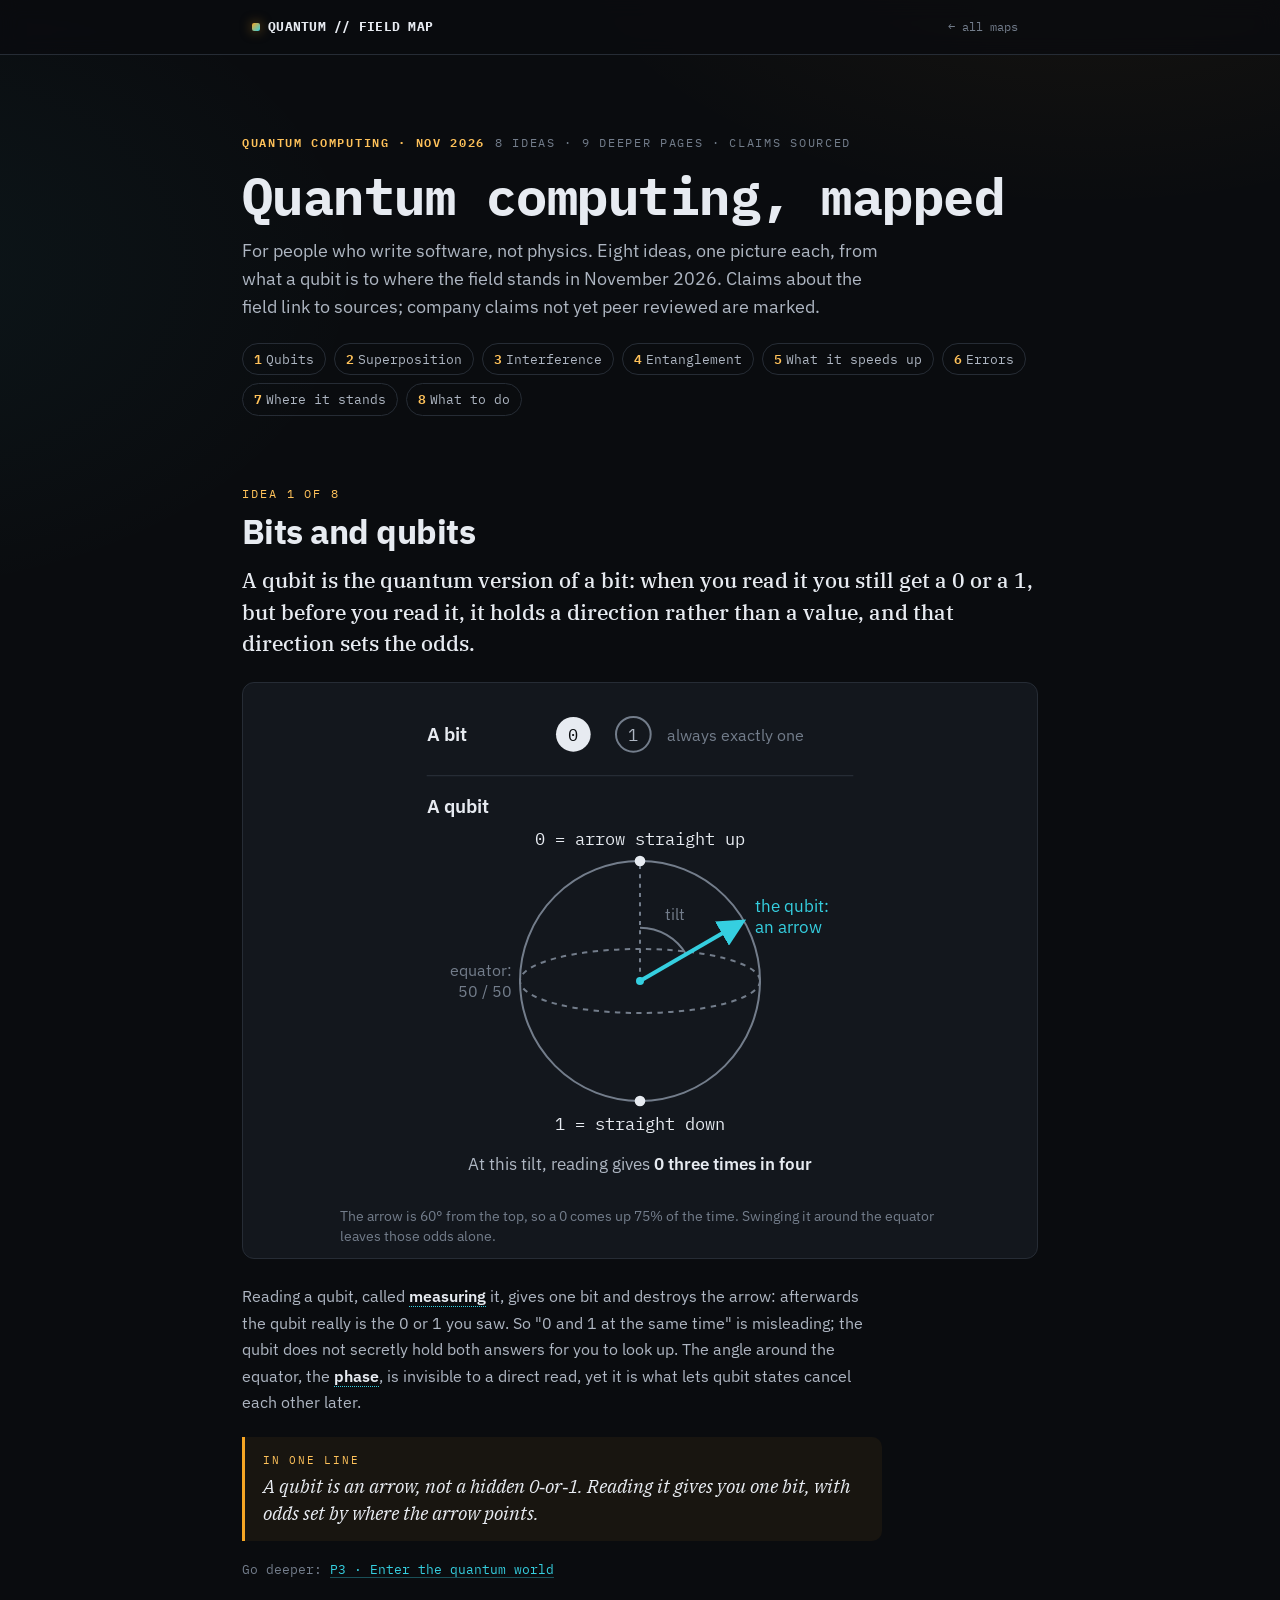
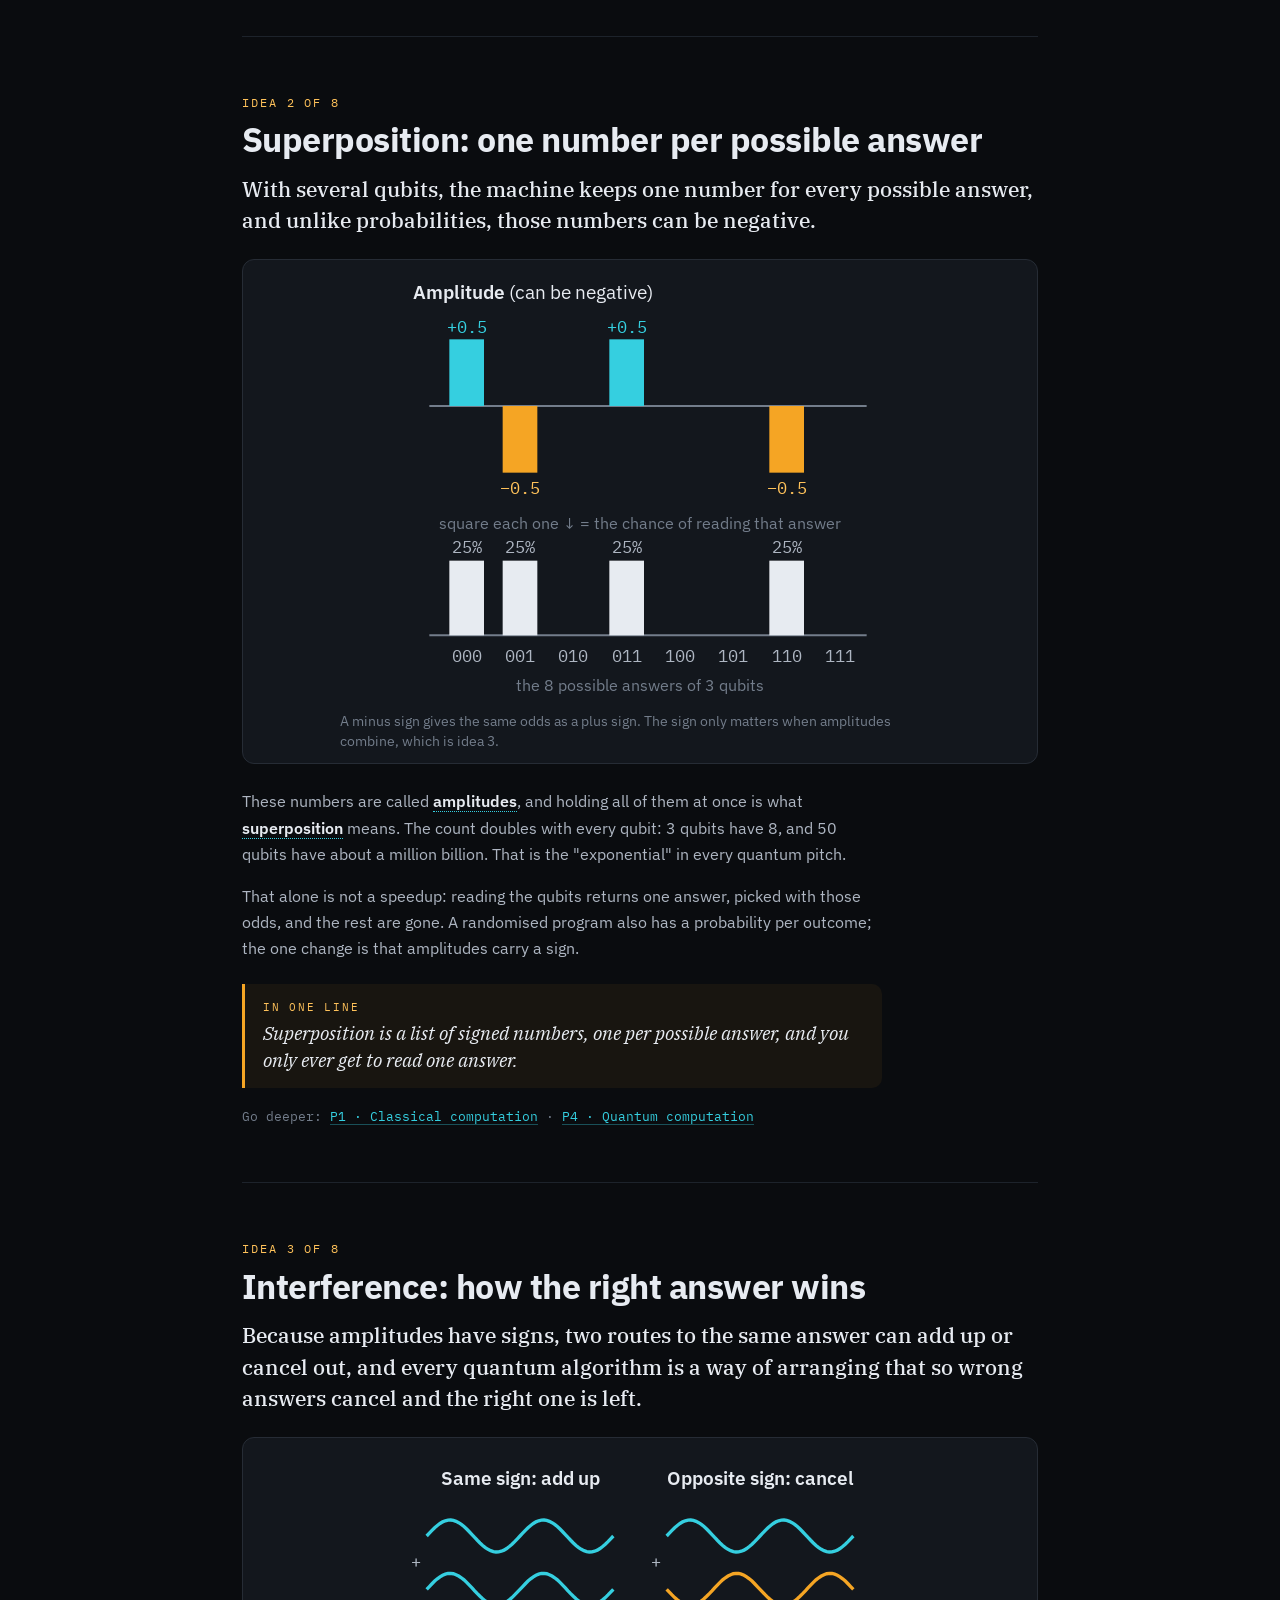
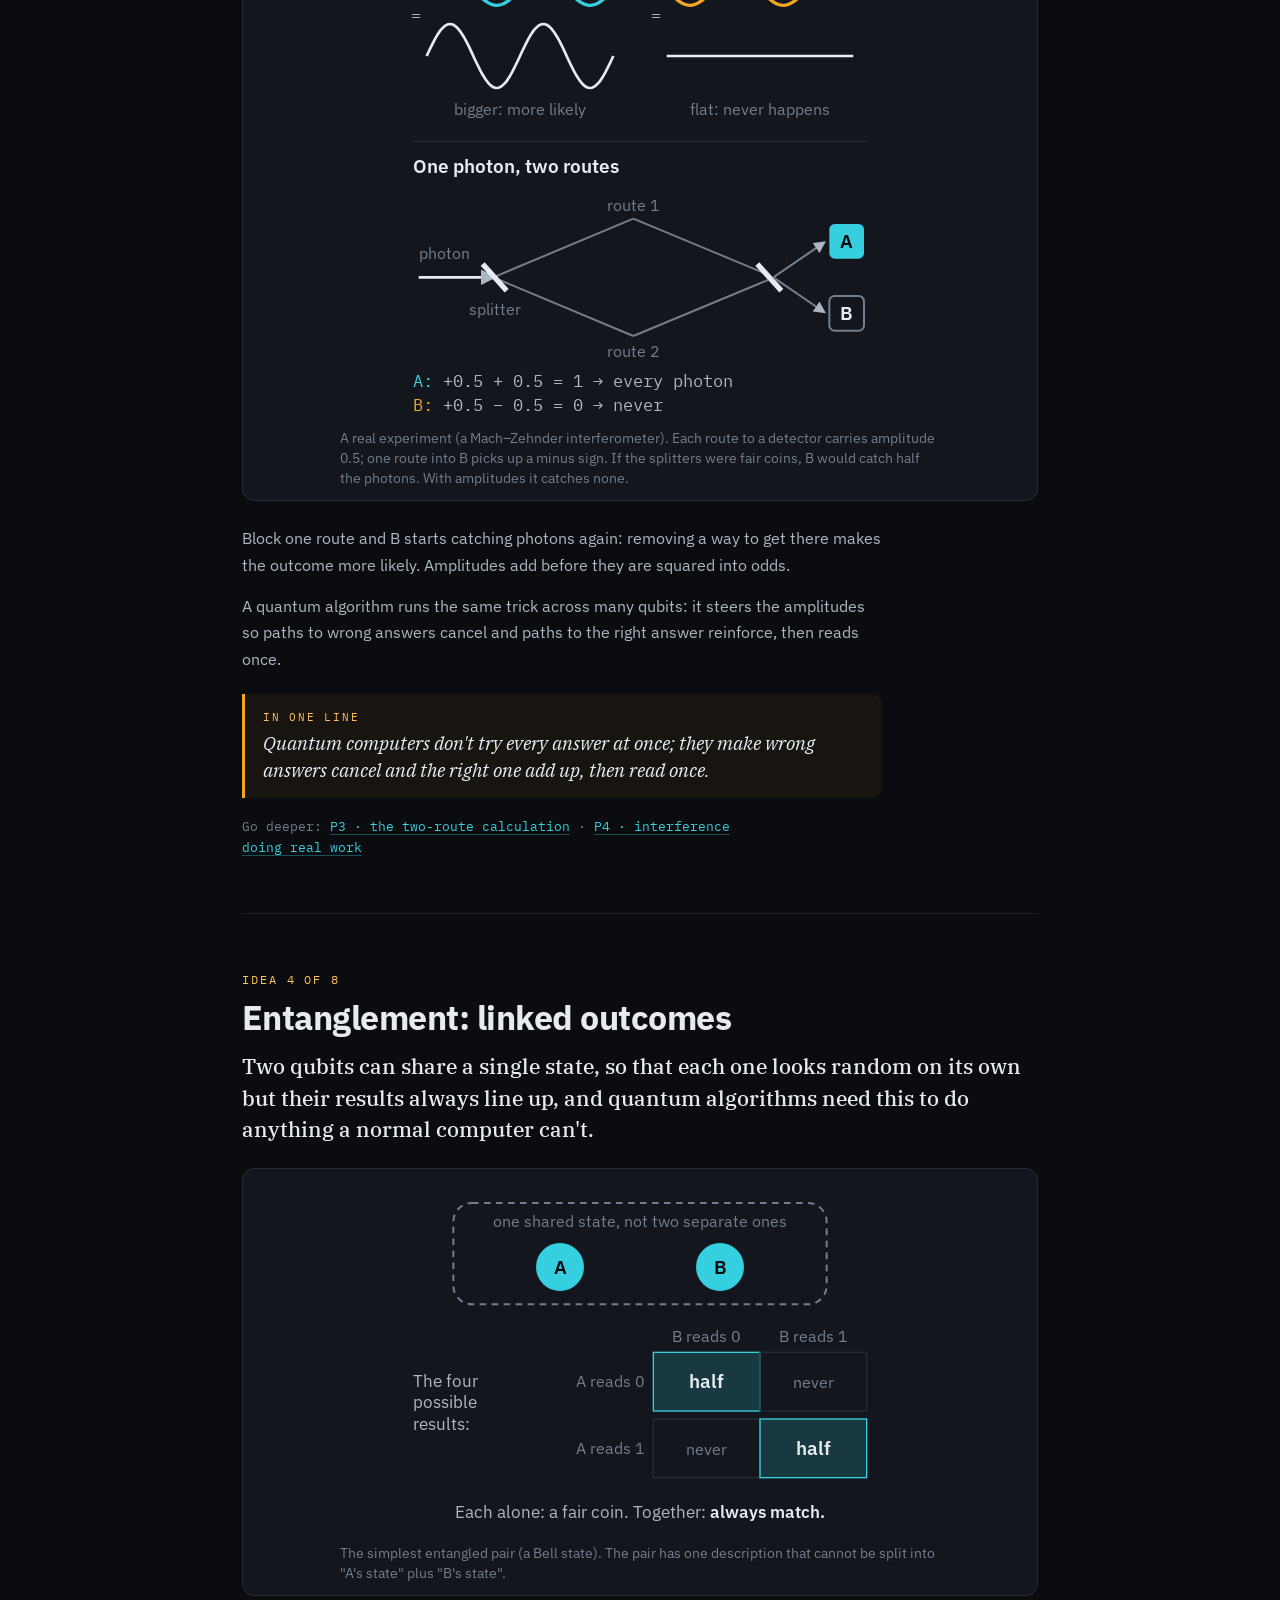
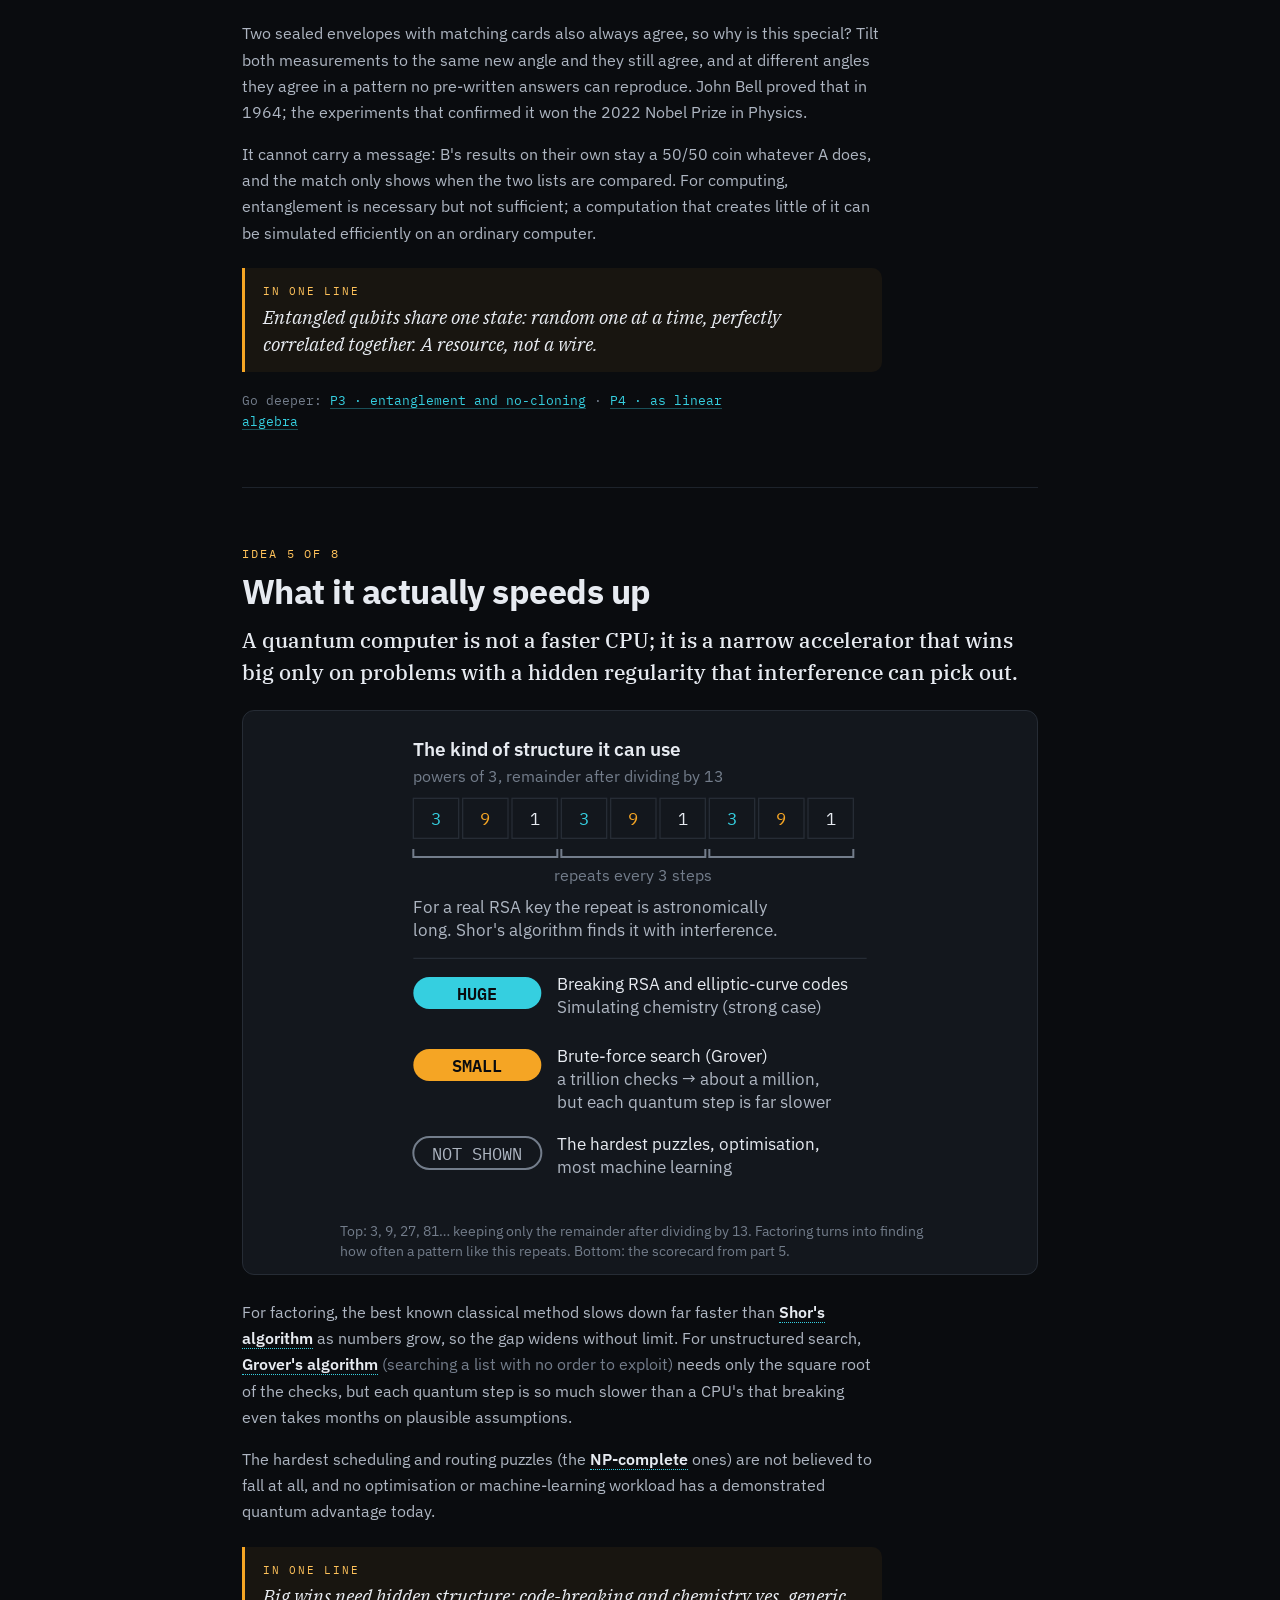
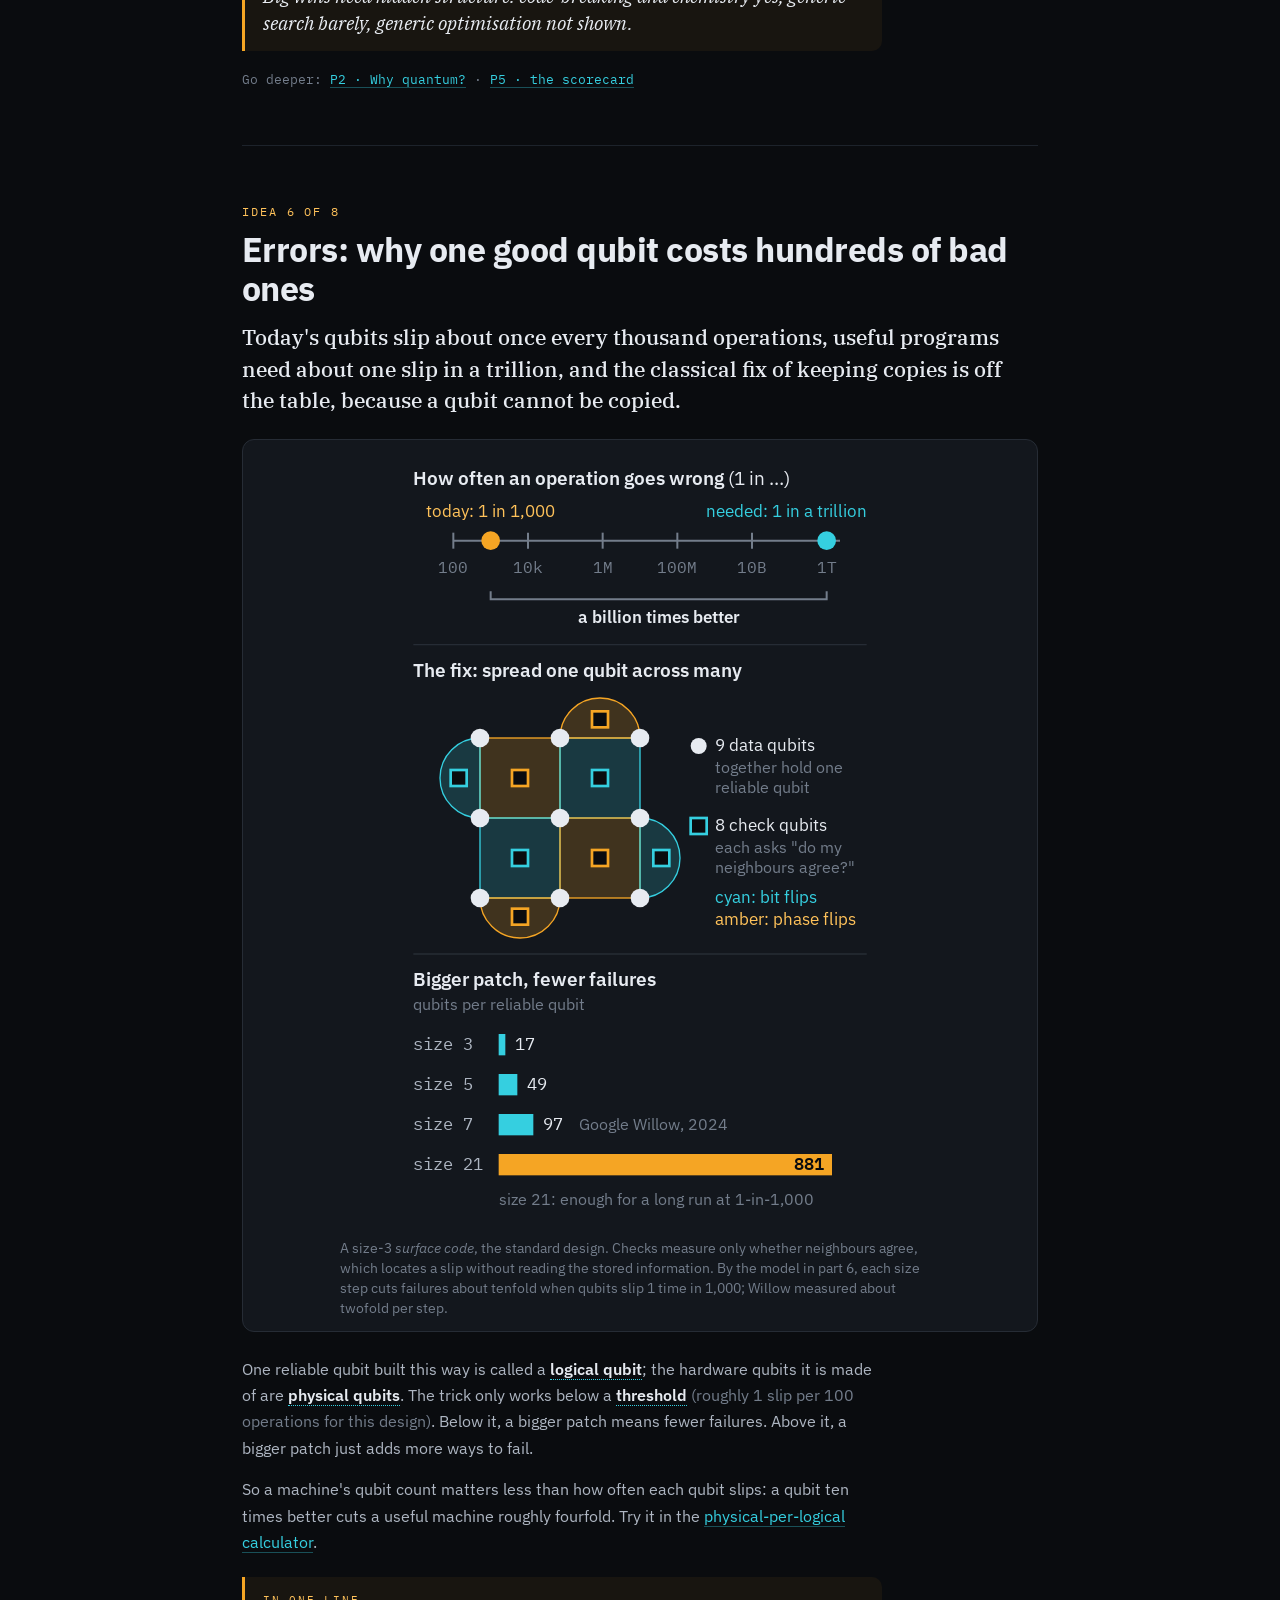
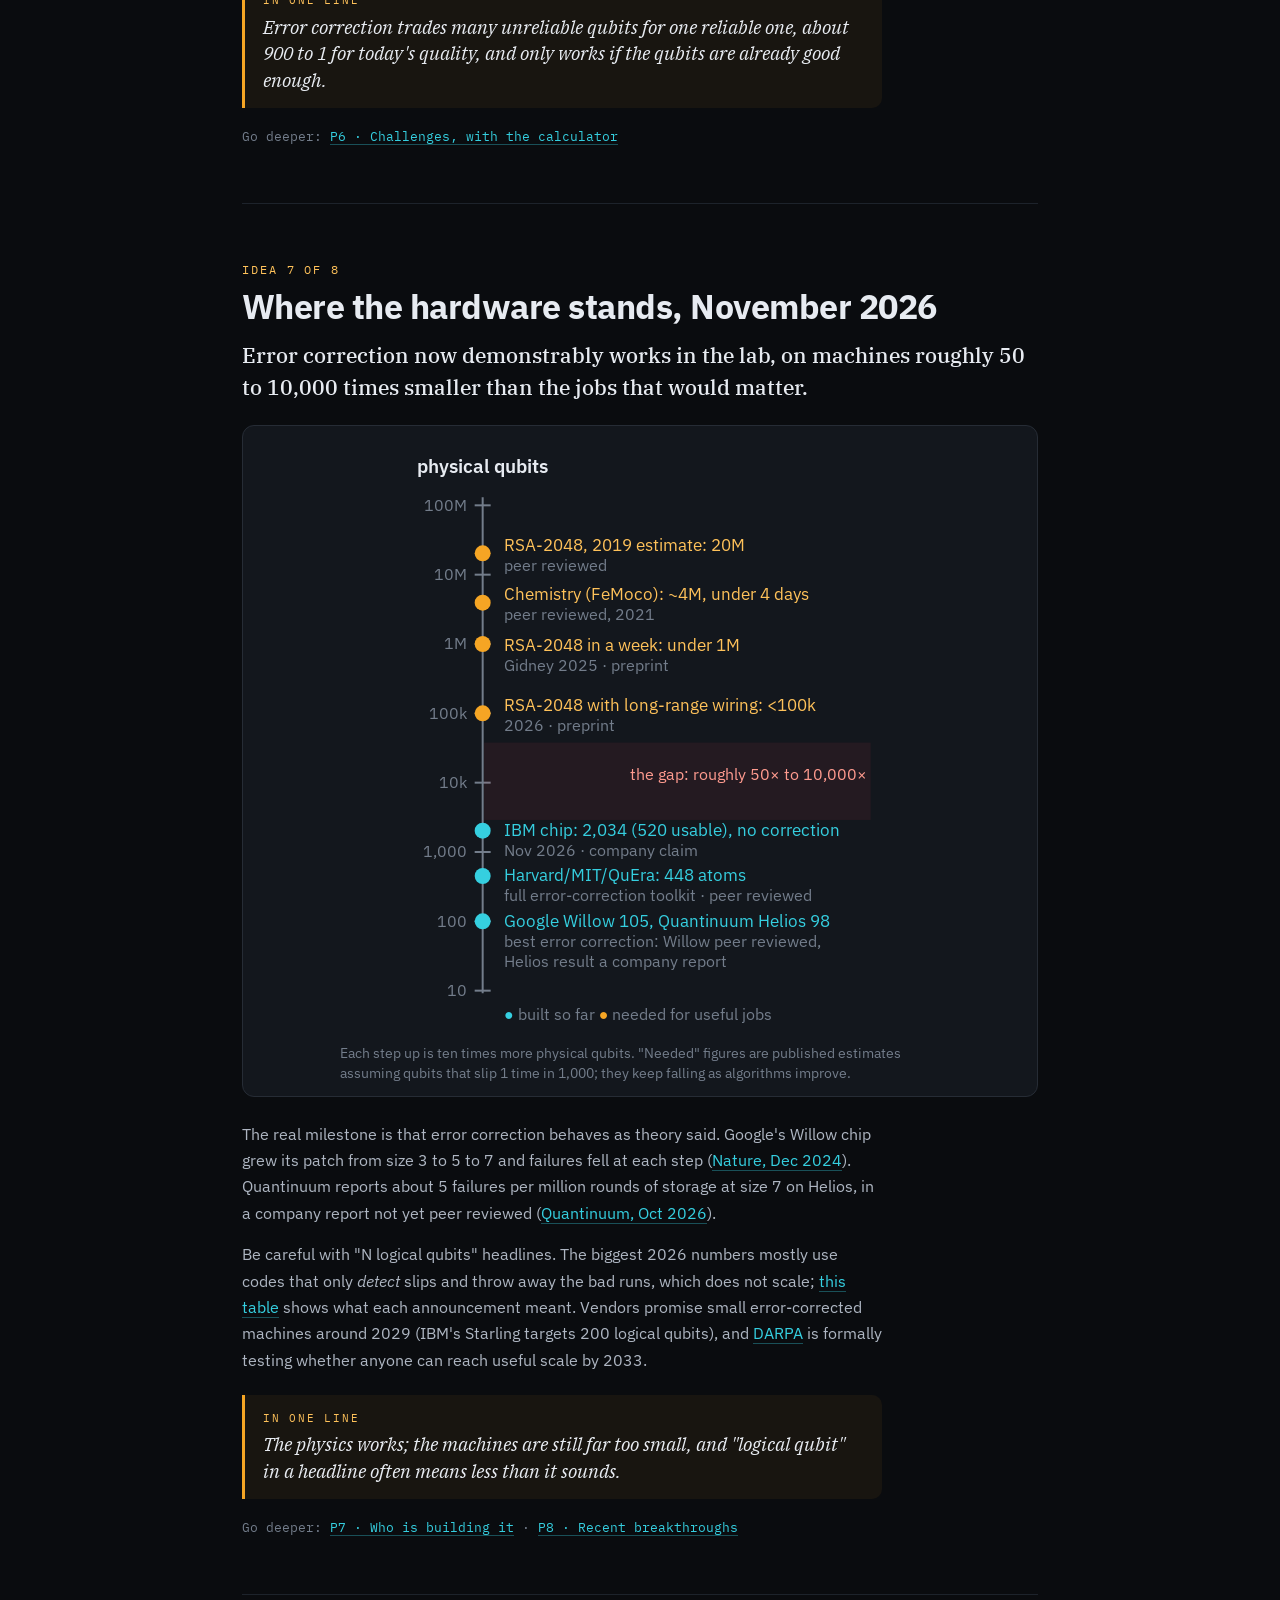
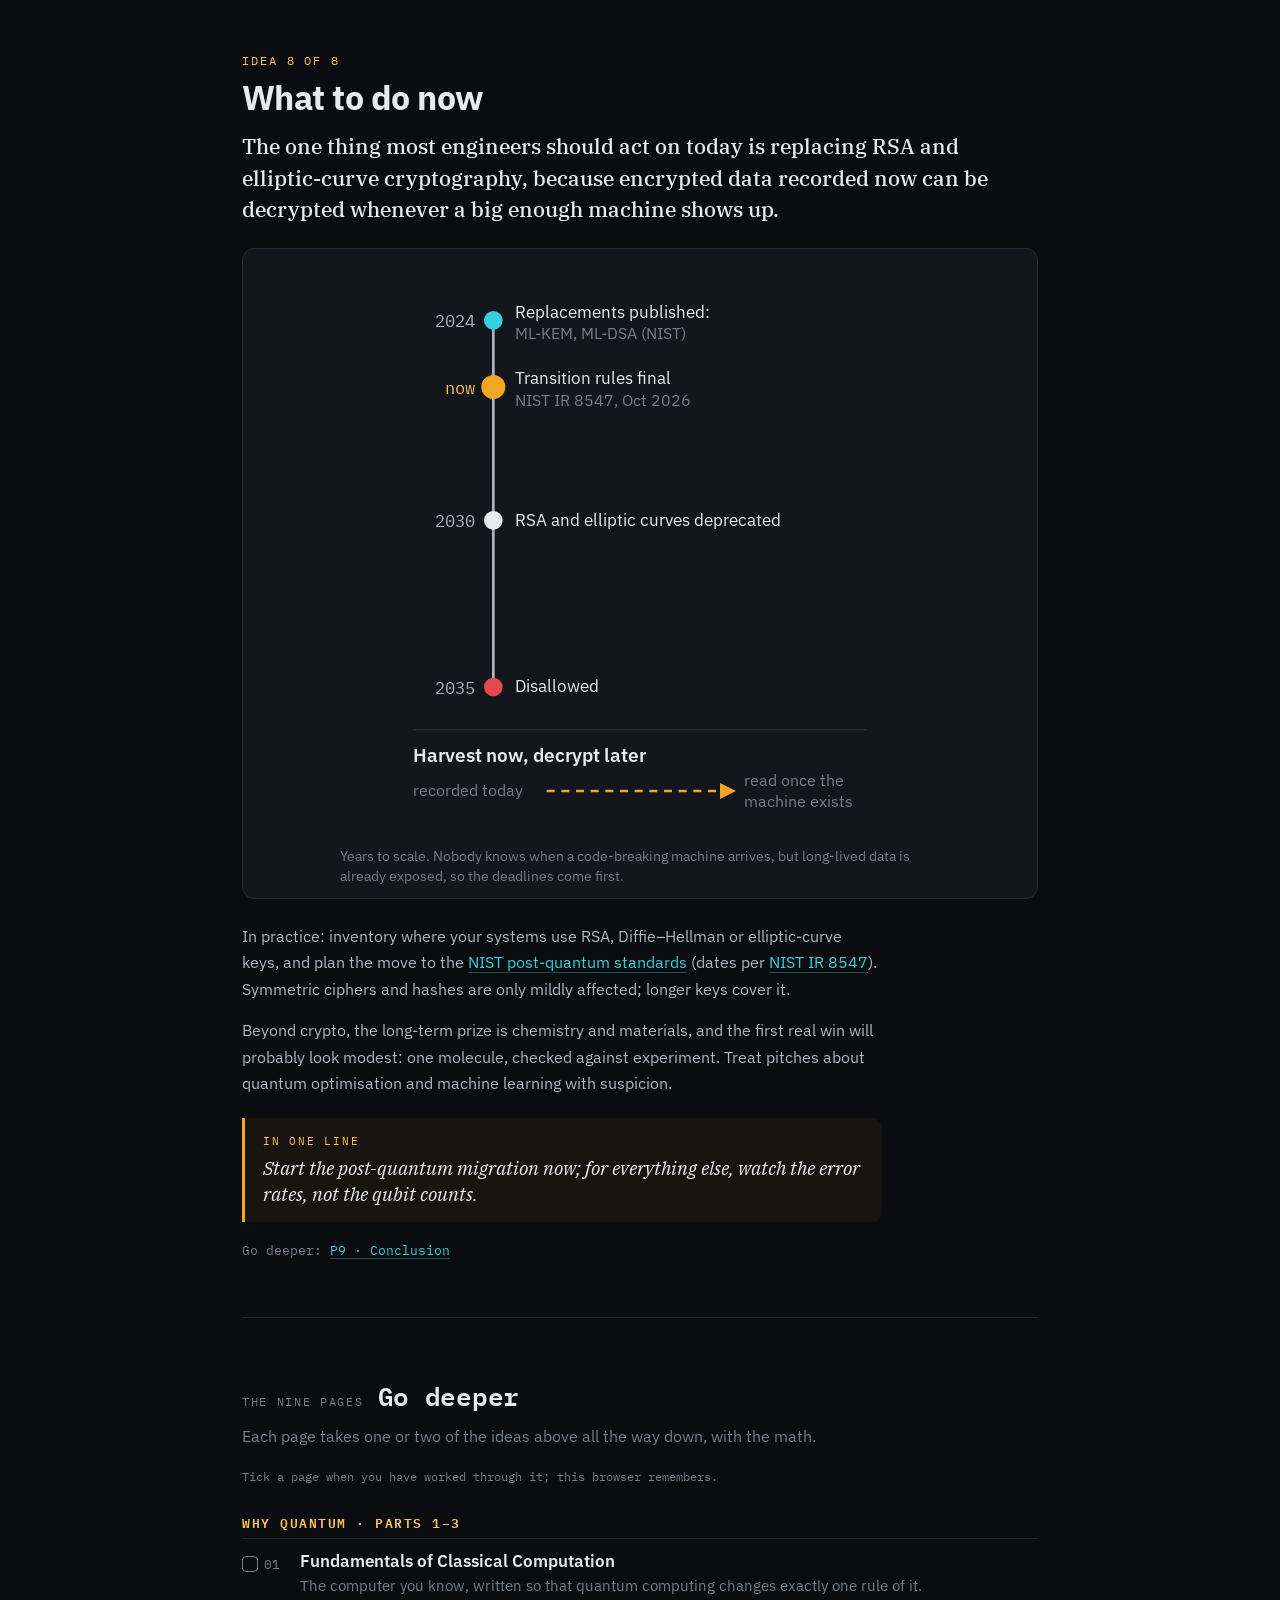
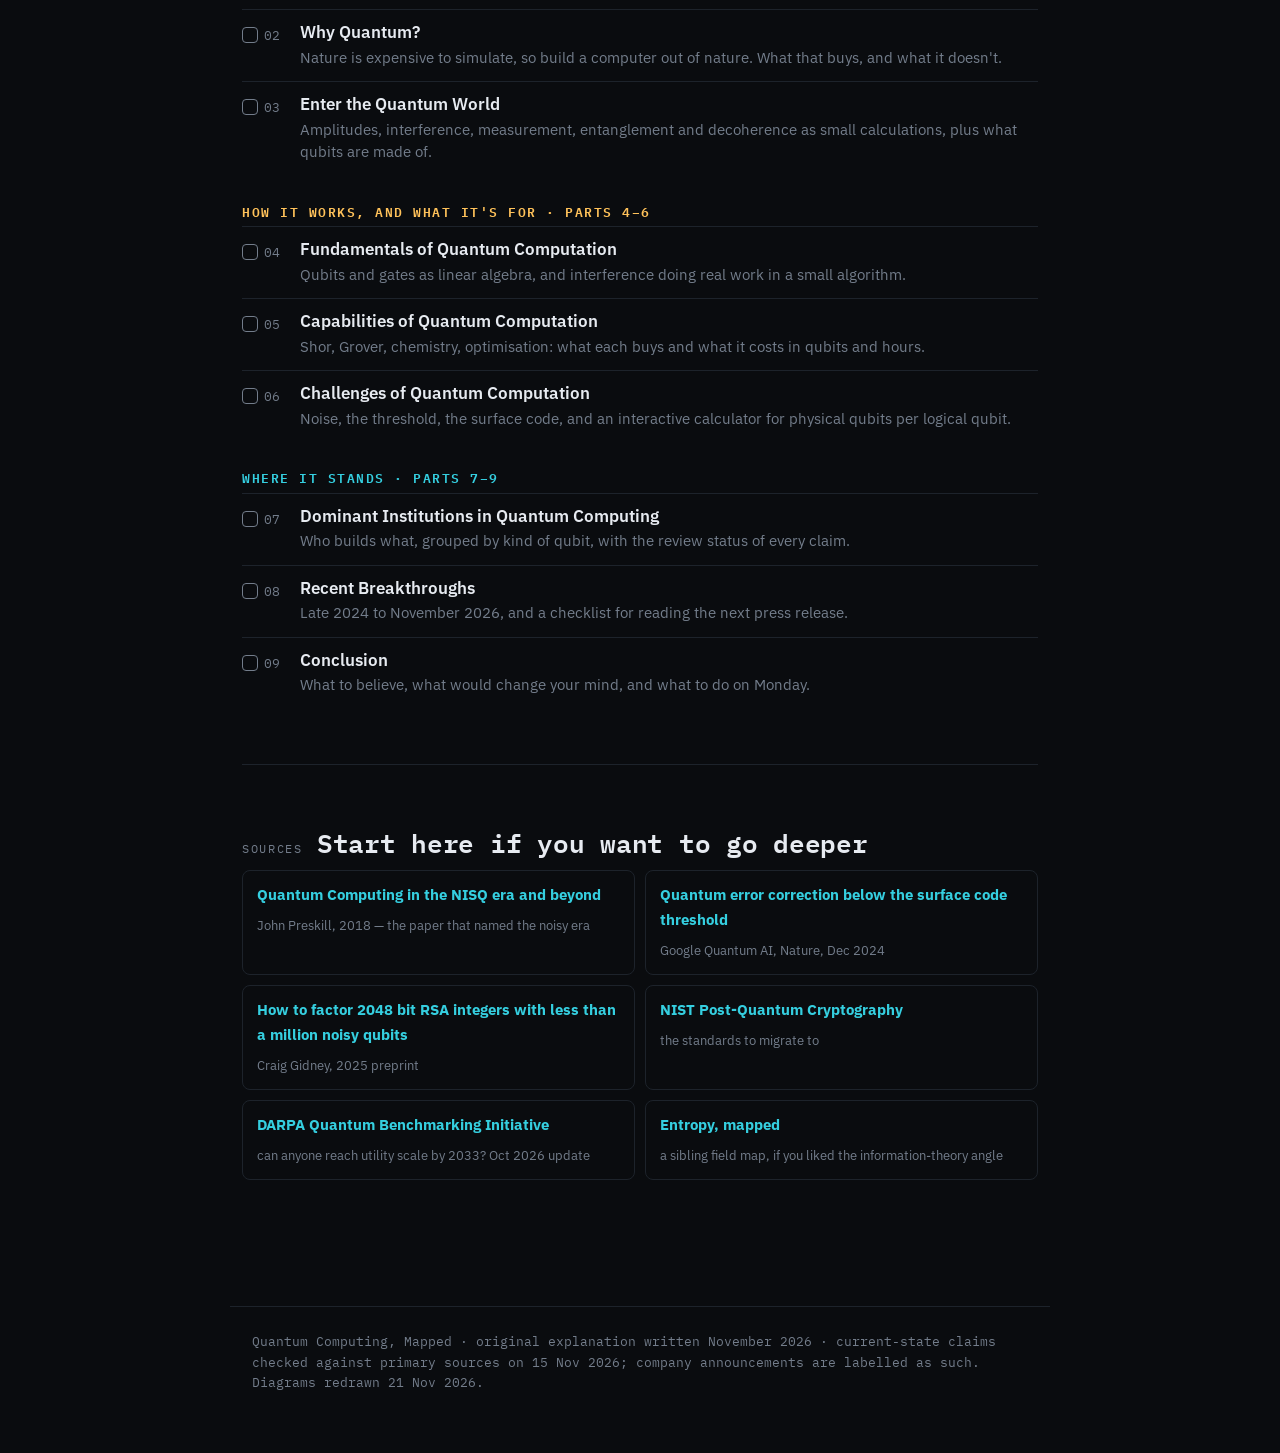
<file: index.html>
<!DOCTYPE html>
<html lang="en">
<head>
<meta charset="UTF-8" />
<meta name="viewport" content="width=device-width, initial-scale=1.0" />
<title>Quantum Computing, Mapped — how it works, what it's for, where it stands</title>
<meta name="description" content="Quantum computing in eight ideas, each with one diagram, for people who write software rather than physics: qubits, amplitudes, interference, entanglement, what it speeds up, error correction, where the hardware stands, and what to do now." />
<link rel="preconnect" href="https://fonts.googleapis.com" />
<link rel="preconnect" href="https://fonts.gstatic.com" crossorigin />
<link href="https://fonts.googleapis.com/css2?family=IBM+Plex+Mono:wght@400;500;600;700&family=IBM+Plex+Sans:wght@400;500;600;700&family=IBM+Plex+Serif:ital,wght@0,500;1,400;1,500&display=swap" rel="stylesheet" />
<link rel="stylesheet" href="paper.css" />
<style>
  main{max-width:840px}
  .hero{padding:24px 0 8px}
  .hero h1{font-size:clamp(32px,5.5vw,52px);line-height:1.05;margin:10px 0 14px;letter-spacing:-.01em}
  .hero .sub{font-size:18px;color:var(--ink-mid);max-width:640px;line-height:1.55}
  .toc{display:flex;flex-wrap:wrap;gap:8px;margin:22px 0 4px;padding:0;list-style:none}
  .toc li{padding:0;max-width:none}
  .toc li::before{content:none}
  main .toc a{display:inline-block;font-family:'IBM Plex Mono',monospace;font-size:12.5px;color:var(--ink-mid);text-decoration:none;border:1px solid var(--line);border-radius:999px;padding:5px 11px}
  main .toc a:hover{border-color:var(--def);color:var(--ink)}
  .toc a b{color:var(--off-bright);font-weight:600;margin-right:4px}

  section{padding:56px 0;border-bottom:1px solid var(--line-soft);scroll-margin-top:64px}
  section:last-of-type{border-bottom:none}

  /* one idea = kicker, heading, plain sentence, diagram, short text, one-line takeaway, links */
  .kicker{font-family:'IBM Plex Mono',monospace;font-size:12px;letter-spacing:.16em;text-transform:uppercase;color:var(--off-bright);margin:0 0 8px}
  .idea h2{font-family:'IBM Plex Sans',sans-serif;font-weight:700;font-size:clamp(26px,4.2vw,34px);line-height:1.15;margin:0 0 14px;letter-spacing:-.015em}
  .plain{font-family:'IBM Plex Serif',Georgia,serif;font-weight:500;font-size:clamp(18px,2.6vw,21px);line-height:1.5;color:var(--ink);max-width:36em;margin:0 0 22px}
  .idea p{max-width:64ch}
  dfn{font-style:normal;font-weight:600;color:var(--ink);border-bottom:1px dotted var(--def)}
  .gl{color:var(--ink-dim)}
  figure.dia{margin:6px 0 24px;padding:18px 14px 12px;background:var(--panel);border:1px solid var(--line);border-radius:12px}
  figure.dia svg{display:block;width:100%;max-width:480px;height:auto;margin:0 auto}
  figure.dia figcaption{font-size:13.5px;color:var(--ink-dim);line-height:1.5;margin:12px auto 0;max-width:600px}
  @media (max-width:560px){figure.dia{margin-left:-12px;margin-right:-12px;padding:14px 5px 10px}figure.dia figcaption{padding:0 8px}}
  .dia text{fill:var(--ink-mid);font-family:'IBM Plex Sans',sans-serif;font-size:13px}
  .dia text.h{fill:var(--ink);font-weight:600;font-size:14px}
  .dia text.m{font-family:'IBM Plex Mono',monospace;font-size:12.5px}
  .dia text.s{fill:var(--ink-dim);font-size:12px}
  .dia text.c{fill:var(--def)} .dia text.a{fill:var(--off-bright)}
  .dia .ln{stroke:var(--ink-dim);fill:none;stroke-width:1.5}
  .dia .ink{stroke:var(--ink);fill:none;stroke-width:2}
  .dia .cy{stroke:var(--def);fill:none;stroke-width:2.5}
  .dia .am{stroke:var(--off);fill:none;stroke-width:2.5}
  .dia .grid{stroke:var(--line);fill:none;stroke-width:1}
  .oneline{border-left:3px solid var(--off);background:rgba(245,165,36,.06);border-radius:0 10px 10px 0;padding:14px 18px;margin:22px 0 18px;max-width:64ch}
  .oneline .lbl{display:block;font-family:'IBM Plex Mono',monospace;font-size:11px;letter-spacing:.16em;text-transform:uppercase;color:var(--off-bright);margin-bottom:4px}
  .oneline p{font-family:'IBM Plex Serif',Georgia,serif;font-style:italic;font-size:18.5px;line-height:1.45;color:var(--ink);margin:0;max-width:none}
  .deeper{font-family:'IBM Plex Mono',monospace;font-size:12.5px;color:var(--ink-dim);margin:0}

  /* directory of the nine pages */
  .arc-head{display:flex;align-items:baseline;gap:14px;margin:0 0 6px;flex-wrap:wrap}
  .arc-head .idx{font-family:'IBM Plex Mono',monospace;font-size:12px;letter-spacing:.14em;color:var(--ink-dim)}
  .arc-head h2{margin:0;font-size:26px}
  .arc-sub{color:var(--ink-dim);margin:0 0 18px;max-width:680px}
  .group{margin:26px 0 0;scroll-margin-top:64px}
  main section .group h3{font-family:'IBM Plex Mono',monospace;font-size:12.5px;letter-spacing:.12em;text-transform:uppercase;color:var(--off-bright);margin:0 0 4px}
  main section .group.cyan h3{color:var(--def)}
  .row{display:grid;grid-template-columns:44px 1fr;gap:14px;padding:12px 0;border-top:1px solid var(--line-soft);align-items:start}
  .row .num{font-family:'IBM Plex Mono',monospace;font-size:13px;color:var(--ink-dim);padding-top:3px}
  .row .name{font-weight:600;font-size:16.5px;line-height:1.3}
  .row .name a{color:var(--ink)}
  .row .desc{color:var(--ink-dim);font-size:14.5px;line-height:1.55;margin-top:3px}
  .group .row .name a:hover{color:var(--off)} .group.cyan .row .name a:hover{color:var(--def)}
  .check{width:16px;height:16px;border:1px solid var(--ink-dim);border-radius:4px;display:inline-block;vertical-align:-3px;margin-right:6px;cursor:pointer;background:transparent}
  .check.on{background:var(--off);border-color:var(--off)}
  .cyan .check.on{background:var(--def);border-color:var(--def)}
  .links{display:grid;grid-template-columns:repeat(auto-fill,minmax(260px,1fr));gap:10px}
  .links a{display:block;border:1px solid var(--line-soft);border-radius:8px;padding:12px 14px;color:var(--ink);text-decoration:none}
  .links a:hover{border-color:var(--def)}
  .links a b{display:block;font-size:15px;margin-bottom:3px}
  .links a span{font-size:13px;color:var(--ink-dim)}
  main .row .name a,main .links a{text-decoration:none}
  main .links a span{color:var(--ink-dim)}
  .progress{font-family:'IBM Plex Mono',monospace;font-size:12px;color:var(--ink-dim);margin-top:8px}
</style>
</head>
<body>
<header class="bar"><div class="bar-in">
  <div class="brand"><span class="dot"></span>QUANTUM&nbsp;//&nbsp;FIELD&nbsp;MAP</div>
  <a class="back" href="https://idvorkin-ai-tools.github.io/">← all maps</a>
</div></header>
<main>
  <div class="hero">
    <div class="eyebrow"><span class="box wb mono">QUANTUM COMPUTING · NOV 2026</span><span class="mono">8 ideas · 9 deeper pages · claims sourced</span></div>
    <h1>Quantum computing, mapped</h1>
    <p class="sub">For people who write software, not physics. Eight ideas, one picture each, from what a qubit is to where the field stands in November 2026. Claims about the field link to sources; company claims not yet peer reviewed are marked.</p>
    <ul class="toc">
      <li><a href="#qubit"><b>1</b>Qubits</a></li>
      <li><a href="#amplitudes"><b>2</b>Superposition</a></li>
      <li><a href="#interference"><b>3</b>Interference</a></li>
      <li><a href="#entanglement"><b>4</b>Entanglement</a></li>
      <li><a href="#structure"><b>5</b>What it speeds up</a></li>
      <li><a href="#errors"><b>6</b>Errors</a></li>
      <li><a href="#status"><b>7</b>Where it stands</a></li>
      <li><a href="#act"><b>8</b>What to do</a></li>
    </ul>
  </div>

  <!-- 1 · QUBIT -->
  <section class="idea" id="qubit">
    <div class="kicker">Idea 1 of 8</div>
    <h2>Bits and qubits</h2>
    <p class="plain">A qubit is the quantum version of a bit: when you read it you still get a 0 or a 1, but before you read it, it holds a direction rather than a value, and that direction sets the odds.</p>
    <figure class="dia">
      <svg viewBox="0 0 360 370" role="img" aria-label="A bit is either 0 or 1. A qubit is an arrow on a sphere: straight up is 0, straight down is 1, on the equator is a 50/50 chance. The arrow drawn is tilted 60 degrees from the top, so reading it gives 0 three times in four.">
        <defs><marker id="ah1" viewBox="0 0 10 10" refX="8" refY="5" markerWidth="7" markerHeight="7" orient="auto-start-reverse"><path d="M0 0 L10 5 L0 10 z" fill="#35CFE0"/></marker></defs>
        <text class="h" x="20" y="30">A bit</text>
        <circle cx="130" cy="25" r="13" fill="#E7EBF1"/><text class="m" x="130" y="30" text-anchor="middle" style="fill:#0A0C0F">0</text>
        <circle cx="175" cy="25" r="13" class="ln"/><text class="m" x="175" y="30" text-anchor="middle">1</text>
        <text class="s" x="200" y="30">always exactly one</text>
        <line x1="20" y1="56" x2="340" y2="56" class="grid"/>
        <text class="h" x="20" y="84">A qubit</text>
        <circle cx="180" cy="210" r="90" class="ln"/>
        <ellipse cx="180" cy="210" rx="90" ry="24" class="ln" stroke-dasharray="4 4"/>
        <line x1="180" y1="210" x2="180" y2="120" class="ln" stroke-dasharray="3 4"/>
        <circle cx="180" cy="120" r="4" fill="#E7EBF1"/><circle cx="180" cy="300" r="4" fill="#E7EBF1"/>
        <text class="m" x="180" y="108" text-anchor="middle" style="fill:#E7EBF1">0 = arrow straight up</text>
        <text class="m" x="180" y="322" text-anchor="middle" style="fill:#E7EBF1">1 = straight down</text>
        <text class="s" x="84" y="206" text-anchor="end">equator:</text>
        <text class="s" x="84" y="222" text-anchor="end">50 / 50</text>
        <path d="M180 170 A40 40 0 0 1 214.6 190" class="ln"/>
        <text class="s" x="199" y="164">tilt</text>
        <line x1="180" y1="210" x2="256" y2="166" stroke="#35CFE0" stroke-width="3" marker-end="url(#ah1)"/>
        <circle cx="180" cy="210" r="3" fill="#35CFE0"/>
        <text class="c" x="266" y="158">the qubit:</text>
        <text class="c" x="266" y="174">an arrow</text>
        <text x="180" y="352" text-anchor="middle">At this tilt, reading gives <tspan style="fill:#E7EBF1;font-weight:600">0 three times in four</tspan></text>
      </svg>
      <figcaption>The arrow is 60° from the top, so a 0 comes up 75% of the time. Swinging it around the equator leaves those odds alone.</figcaption>
    </figure>
    <p>Reading a qubit, called <dfn>measuring</dfn> it, gives one bit and destroys the arrow: afterwards the qubit really is the 0 or 1 you saw. So "0 and 1 at the same time" is misleading; the qubit does not secretly hold both answers for you to look up. The angle around the equator, the <dfn>phase</dfn>, is invisible to a direct read, yet it is what lets qubit states cancel each other later.</p>
    <div class="oneline"><span class="lbl">In one line</span><p>A qubit is an arrow, not a hidden 0&#8209;or&#8209;1. Reading it gives you one bit, with odds set by where the arrow points.</p></div>
    <p class="deeper">Go deeper: <a class="lnk" href="parts/p03.html">P3 · Enter the quantum world</a></p>
  </section>

  <!-- 2 · AMPLITUDES -->
  <section class="idea" id="amplitudes">
    <div class="kicker">Idea 2 of 8</div>
    <h2>Superposition: one number per possible answer</h2>
    <p class="plain">With several qubits, the machine keeps one number for every possible answer, and unlike probabilities, those numbers can be negative.</p>
    <figure class="dia">
      <svg viewBox="0 0 360 316" role="img" aria-label="Three qubits have eight possible answers, 000 to 111. Top: each answer has an amplitude; here four are plus or minus 0.5 and four are zero. Bottom: squaring each amplitude gives the chance of reading that answer, 25 percent for each of the four, whether the amplitude was positive or negative.">
        <text class="h" x="10" y="16">Amplitude <tspan class="s" style="font-weight:400">(can be negative)</tspan></text>
        <g transform="translate(0,16)">
        <line x1="22" y1="80" x2="350" y2="80" class="ln"/>
        <rect x="37" y="30" width="26" height="50" fill="#35CFE0"/>
        <rect x="77" y="80" width="26" height="50" fill="#F5A524"/>
        <rect x="157" y="30" width="26" height="50" fill="#35CFE0"/>
        <rect x="277" y="80" width="26" height="50" fill="#F5A524"/>
        <text class="m c" x="50" y="25" text-anchor="middle" style="fill:#35CFE0">+0.5</text>
        <text class="m a" x="90" y="146" text-anchor="middle">−0.5</text>
        <text class="m c" x="170" y="25" text-anchor="middle" style="fill:#35CFE0">+0.5</text>
        <text class="m a" x="290" y="146" text-anchor="middle">−0.5</text>
        <text class="s" x="180" y="172" text-anchor="middle">square each one ↓ = the chance of reading that answer</text>
        <line x1="22" y1="252" x2="350" y2="252" class="ln"/>
        <rect x="37" y="196" width="26" height="56" fill="#E7EBF1"/>
        <rect x="77" y="196" width="26" height="56" fill="#E7EBF1"/>
        <rect x="157" y="196" width="26" height="56" fill="#E7EBF1"/>
        <rect x="277" y="196" width="26" height="56" fill="#E7EBF1"/>
        <text class="m" x="50" y="190" text-anchor="middle">25%</text>
        <text class="m" x="90" y="190" text-anchor="middle">25%</text>
        <text class="m" x="170" y="190" text-anchor="middle">25%</text>
        <text class="m" x="290" y="190" text-anchor="middle">25%</text>
        <g class="m"><text class="m" x="50" y="272" text-anchor="middle">000</text><text class="m" x="90" y="272" text-anchor="middle">001</text><text class="m" x="130" y="272" text-anchor="middle">010</text><text class="m" x="170" y="272" text-anchor="middle">011</text><text class="m" x="210" y="272" text-anchor="middle">100</text><text class="m" x="250" y="272" text-anchor="middle">101</text><text class="m" x="290" y="272" text-anchor="middle">110</text><text class="m" x="330" y="272" text-anchor="middle">111</text></g>
        <text class="s" x="180" y="294" text-anchor="middle">the 8 possible answers of 3 qubits</text>
        </g>
      </svg>
      <figcaption>A minus sign gives the same odds as a plus sign. The sign only matters when amplitudes combine, which is idea 3.</figcaption>
    </figure>
    <p>These numbers are called <dfn>amplitudes</dfn>, and holding all of them at once is what <dfn>superposition</dfn> means. The count doubles with every qubit: 3 qubits have 8, and 50 qubits have about a million billion. That is the "exponential" in every quantum pitch.</p>
    <p>That alone is not a speedup: reading the qubits returns one answer, picked with those odds, and the rest are gone. A randomised program also has a probability per outcome; the one change is that amplitudes carry a sign.</p>
    <div class="oneline"><span class="lbl">In one line</span><p>Superposition is a list of signed numbers, one per possible answer, and you only ever get to read one answer.</p></div>
    <p class="deeper">Go deeper: <a class="lnk" href="parts/p01.html">P1 · Classical computation</a> · <a class="lnk" href="parts/p04.html">P4 · Quantum computation</a></p>
  </section>

  <!-- 3 · INTERFERENCE -->
  <section class="idea" id="interference">
    <div class="kicker">Idea 3 of 8</div>
    <h2>Interference: how the right answer wins</h2>
    <p class="plain">Because amplitudes have signs, two routes to the same answer can add up or cancel out, and every quantum algorithm is a way of arranging that so wrong answers cancel and the right one is left.</p>
    <figure class="dia">
      <svg viewBox="0 0 360 420" role="img" aria-label="Top: two waves with the same sign add into a bigger wave; two waves with opposite signs cancel to a flat line. Bottom: a photon meets a splitter, takes two routes, and the routes meet at a second splitter. At detector A both routes arrive with plus 0.5, which sums to one, so every photon lands there. At detector B one route brings plus 0.5 and the other minus 0.5, which sums to zero, so no photon ever lands there.">
        <defs><marker id="ah3" viewBox="0 0 10 10" refX="8" refY="5" markerWidth="6" markerHeight="6" orient="auto"><path d="M0 0 L10 5 L0 10 z" fill="#AEB6C2"/></marker></defs>
        <text class="h" x="90" y="22" text-anchor="middle">Same sign: add up</text>
        <text class="h" x="270" y="22" text-anchor="middle">Opposite sign: cancel</text>
        <path d="M20.0 60.0 L22.0 57.9 L24.0 55.8 L26.0 53.8 L28.0 52.1 L30.0 50.6 L32.0 49.4 L34.0 48.6 L36.0 48.1 L38.0 48.0 L40.0 48.3 L42.0 49.0 L44.0 50.0 L46.0 51.3 L48.0 52.9 L50.0 54.8 L52.0 56.8 L54.0 58.9 L56.0 61.1 L58.0 63.2 L60.0 65.2 L62.0 67.1 L64.0 68.7 L66.0 70.0 L68.0 71.0 L70.0 71.7 L72.0 72.0 L74.0 71.9 L76.0 71.4 L78.0 70.6 L80.0 69.4 L82.0 67.9 L84.0 66.2 L86.0 64.2 L88.0 62.1 L90.0 60.0 L92.0 57.9 L94.0 55.8 L96.0 53.8 L98.0 52.1 L100.0 50.6 L102.0 49.4 L104.0 48.6 L106.0 48.1 L108.0 48.0 L110.0 48.3 L112.0 49.0 L114.0 50.0 L116.0 51.3 L118.0 52.9 L120.0 54.8 L122.0 56.8 L124.0 58.9 L126.0 61.1 L128.0 63.2 L130.0 65.2 L132.0 67.1 L134.0 68.7 L136.0 70.0 L138.0 71.0 L140.0 71.7 L142.0 72.0 L144.0 71.9 L146.0 71.4 L148.0 70.6 L150.0 69.4 L152.0 67.9 L154.0 66.2 L156.0 64.2 L158.0 62.1 L160.0 60.0" class="cy"/>
        <path d="M20.0 100.0 L22.0 97.9 L24.0 95.8 L26.0 93.8 L28.0 92.1 L30.0 90.6 L32.0 89.4 L34.0 88.6 L36.0 88.1 L38.0 88.0 L40.0 88.3 L42.0 89.0 L44.0 90.0 L46.0 91.3 L48.0 92.9 L50.0 94.8 L52.0 96.8 L54.0 98.9 L56.0 101.1 L58.0 103.2 L60.0 105.2 L62.0 107.1 L64.0 108.7 L66.0 110.0 L68.0 111.0 L70.0 111.7 L72.0 112.0 L74.0 111.9 L76.0 111.4 L78.0 110.6 L80.0 109.4 L82.0 107.9 L84.0 106.2 L86.0 104.2 L88.0 102.1 L90.0 100.0 L92.0 97.9 L94.0 95.8 L96.0 93.8 L98.0 92.1 L100.0 90.6 L102.0 89.4 L104.0 88.6 L106.0 88.1 L108.0 88.0 L110.0 88.3 L112.0 89.0 L114.0 90.0 L116.0 91.3 L118.0 92.9 L120.0 94.8 L122.0 96.8 L124.0 98.9 L126.0 101.1 L128.0 103.2 L130.0 105.2 L132.0 107.1 L134.0 108.7 L136.0 110.0 L138.0 111.0 L140.0 111.7 L142.0 112.0 L144.0 111.9 L146.0 111.4 L148.0 110.6 L150.0 109.4 L152.0 107.9 L154.0 106.2 L156.0 104.2 L158.0 102.1 L160.0 100.0" class="cy"/>
        <path d="M20.0 150.0 L22.0 145.7 L24.0 141.6 L26.0 137.7 L28.0 134.2 L30.0 131.2 L32.0 128.9 L34.0 127.2 L36.0 126.2 L38.0 126.0 L40.0 126.6 L42.0 127.9 L44.0 130.0 L46.0 132.7 L48.0 135.9 L50.0 139.6 L52.0 143.6 L54.0 147.8 L56.0 152.2 L58.0 156.4 L60.0 160.4 L62.0 164.1 L64.0 167.3 L66.0 170.0 L68.0 172.1 L70.0 173.4 L72.0 174.0 L74.0 173.8 L76.0 172.8 L78.0 171.1 L80.0 168.8 L82.0 165.8 L84.0 162.3 L86.0 158.4 L88.0 154.3 L90.0 150.0 L92.0 145.7 L94.0 141.6 L96.0 137.7 L98.0 134.2 L100.0 131.2 L102.0 128.9 L104.0 127.2 L106.0 126.2 L108.0 126.0 L110.0 126.6 L112.0 127.9 L114.0 130.0 L116.0 132.7 L118.0 135.9 L120.0 139.6 L122.0 143.6 L124.0 147.8 L126.0 152.2 L128.0 156.4 L130.0 160.4 L132.0 164.1 L134.0 167.3 L136.0 170.0 L138.0 172.1 L140.0 173.4 L142.0 174.0 L144.0 173.8 L146.0 172.8 L148.0 171.1 L150.0 168.8 L152.0 165.8 L154.0 162.3 L156.0 158.4 L158.0 154.3 L160.0 150.0" class="ink" stroke-width="3"/>
        <path d="M200.0 60.0 L202.0 57.9 L204.0 55.8 L206.0 53.8 L208.0 52.1 L210.0 50.6 L212.0 49.4 L214.0 48.6 L216.0 48.1 L218.0 48.0 L220.0 48.3 L222.0 49.0 L224.0 50.0 L226.0 51.3 L228.0 52.9 L230.0 54.8 L232.0 56.8 L234.0 58.9 L236.0 61.1 L238.0 63.2 L240.0 65.2 L242.0 67.1 L244.0 68.7 L246.0 70.0 L248.0 71.0 L250.0 71.7 L252.0 72.0 L254.0 71.9 L256.0 71.4 L258.0 70.6 L260.0 69.4 L262.0 67.9 L264.0 66.2 L266.0 64.2 L268.0 62.1 L270.0 60.0 L272.0 57.9 L274.0 55.8 L276.0 53.8 L278.0 52.1 L280.0 50.6 L282.0 49.4 L284.0 48.6 L286.0 48.1 L288.0 48.0 L290.0 48.3 L292.0 49.0 L294.0 50.0 L296.0 51.3 L298.0 52.9 L300.0 54.8 L302.0 56.8 L304.0 58.9 L306.0 61.1 L308.0 63.2 L310.0 65.2 L312.0 67.1 L314.0 68.7 L316.0 70.0 L318.0 71.0 L320.0 71.7 L322.0 72.0 L324.0 71.9 L326.0 71.4 L328.0 70.6 L330.0 69.4 L332.0 67.9 L334.0 66.2 L336.0 64.2 L338.0 62.1 L340.0 60.0" class="cy"/>
        <path d="M200.0 100.0 L202.0 102.1 L204.0 104.2 L206.0 106.2 L208.0 107.9 L210.0 109.4 L212.0 110.6 L214.0 111.4 L216.0 111.9 L218.0 112.0 L220.0 111.7 L222.0 111.0 L224.0 110.0 L226.0 108.7 L228.0 107.1 L230.0 105.2 L232.0 103.2 L234.0 101.1 L236.0 98.9 L238.0 96.8 L240.0 94.8 L242.0 92.9 L244.0 91.3 L246.0 90.0 L248.0 89.0 L250.0 88.3 L252.0 88.0 L254.0 88.1 L256.0 88.6 L258.0 89.4 L260.0 90.6 L262.0 92.1 L264.0 93.8 L266.0 95.8 L268.0 97.9 L270.0 100.0 L272.0 102.1 L274.0 104.2 L276.0 106.2 L278.0 107.9 L280.0 109.4 L282.0 110.6 L284.0 111.4 L286.0 111.9 L288.0 112.0 L290.0 111.7 L292.0 111.0 L294.0 110.0 L296.0 108.7 L298.0 107.1 L300.0 105.2 L302.0 103.2 L304.0 101.1 L306.0 98.9 L308.0 96.8 L310.0 94.8 L312.0 92.9 L314.0 91.3 L316.0 90.0 L318.0 89.0 L320.0 88.3 L322.0 88.0 L324.0 88.1 L326.0 88.6 L328.0 89.4 L330.0 90.6 L332.0 92.1 L334.0 93.8 L336.0 95.8 L338.0 97.9 L340.0 100.0" class="am"/>
        <path d="M200.0 150.0 L202.0 150.0 L204.0 150.0 L206.0 150.0 L208.0 150.0 L210.0 150.0 L212.0 150.0 L214.0 150.0 L216.0 150.0 L218.0 150.0 L220.0 150.0 L222.0 150.0 L224.0 150.0 L226.0 150.0 L228.0 150.0 L230.0 150.0 L232.0 150.0 L234.0 150.0 L236.0 150.0 L238.0 150.0 L240.0 150.0 L242.0 150.0 L244.0 150.0 L246.0 150.0 L248.0 150.0 L250.0 150.0 L252.0 150.0 L254.0 150.0 L256.0 150.0 L258.0 150.0 L260.0 150.0 L262.0 150.0 L264.0 150.0 L266.0 150.0 L268.0 150.0 L270.0 150.0 L272.0 150.0 L274.0 150.0 L276.0 150.0 L278.0 150.0 L280.0 150.0 L282.0 150.0 L284.0 150.0 L286.0 150.0 L288.0 150.0 L290.0 150.0 L292.0 150.0 L294.0 150.0 L296.0 150.0 L298.0 150.0 L300.0 150.0 L302.0 150.0 L304.0 150.0 L306.0 150.0 L308.0 150.0 L310.0 150.0 L312.0 150.0 L314.0 150.0 L316.0 150.0 L318.0 150.0 L320.0 150.0 L322.0 150.0 L324.0 150.0 L326.0 150.0 L328.0 150.0 L330.0 150.0 L332.0 150.0 L334.0 150.0 L336.0 150.0 L338.0 150.0 L340.0 150.0" class="ink" stroke-width="3"/>
        <text x="8" y="84" class="m">+</text><text x="8" y="124" class="m">=</text>
        <text x="188" y="84" class="m">+</text><text x="188" y="124" class="m">=</text>
        <text class="s" x="90" y="194" text-anchor="middle">bigger: more likely</text>
        <text class="s" x="270" y="194" text-anchor="middle">flat: never happens</text>
        <line x1="10" y1="214" x2="350" y2="214" class="grid"/>
        <text class="h" x="10" y="238">One photon, two routes</text>
        <g transform="translate(0,20)">
        <text class="s" x="14" y="282">photon</text>
        <line x1="14" y1="296" x2="70" y2="296" class="ink" marker-end="url(#ah3)"/>
        <line x1="70" y1="296" x2="175" y2="252" class="ln"/>
        <line x1="70" y1="296" x2="175" y2="340" class="ln"/>
        <line x1="175" y1="252" x2="276" y2="294" class="ln"/>
        <line x1="175" y1="340" x2="276" y2="298" class="ln"/>
        <line x1="62" y1="286" x2="80" y2="306" stroke="#E7EBF1" stroke-width="4"/>
        <line x1="268" y1="286" x2="286" y2="306" stroke="#E7EBF1" stroke-width="4"/>
        <text class="s" x="175" y="246" text-anchor="middle">route 1</text>
        <text class="s" x="175" y="356" text-anchor="middle">route 2</text>
        <text class="s" x="71" y="324" text-anchor="middle">splitter</text>
        <line x1="280" y1="296" x2="318" y2="270" class="ln" marker-end="url(#ah3)"/>
        <line x1="280" y1="296" x2="318" y2="322" class="ln" marker-end="url(#ah3)"/>
        <rect x="322" y="256" width="26" height="26" rx="4" fill="#35CFE0"/><text class="h" x="335" y="274" text-anchor="middle" style="fill:#0A0C0F">A</text>
        <rect x="322" y="310" width="26" height="26" rx="4" class="ln"/><text class="h" x="335" y="328" text-anchor="middle">B</text>
        <text class="m" x="10" y="378"><tspan style="fill:#35CFE0">A:</tspan> +0.5 + 0.5 = 1 → every photon</text>
        <text class="m" x="10" y="396"><tspan style="fill:#F5A524">B:</tspan> +0.5 − 0.5 = 0 → never</text>
        </g>
      </svg>
      <figcaption>A real experiment (a Mach–Zehnder interferometer). Each route to a detector carries amplitude 0.5; one route into B picks up a minus sign. If the splitters were fair coins, B would catch half the photons. With amplitudes it catches none.</figcaption>
    </figure>
    <p>Block one route and B starts catching photons again: removing a way to get there makes the outcome more likely. Amplitudes add before they are squared into odds.</p>
    <p>A quantum algorithm runs the same trick across many qubits: it steers the amplitudes so paths to wrong answers cancel and paths to the right answer reinforce, then reads once.</p>
    <div class="oneline"><span class="lbl">In one line</span><p>Quantum computers don't try every answer at once; they make wrong answers cancel and the right one add up, then read once.</p></div>
    <p class="deeper">Go deeper: <a class="lnk" href="parts/p03.html">P3 · the two-route calculation</a> · <a class="lnk" href="parts/p04.html">P4 · interference doing real work</a></p>
  </section>

  <!-- 4 · ENTANGLEMENT -->
  <section class="idea" id="entanglement">
    <div class="kicker">Idea 4 of 8</div>
    <h2>Entanglement: linked outcomes</h2>
    <p class="plain">Two qubits can share a single state, so that each one looks random on its own but their results always line up, and quantum algorithms need this to do anything a normal computer can't.</p>
    <figure class="dia">
      <svg viewBox="0 0 360 258" role="img" aria-label="Two qubits, A and B, inside one shared state. A two by two table of results: A 0 and B 0 happens half the time, A 1 and B 1 happens half the time, mismatched results never happen. Each qubit alone is a fair coin.">
        <rect x="40" y="12" width="280" height="76" rx="14" class="ln" stroke-dasharray="5 4"/>
        <text class="s" x="180" y="30" text-anchor="middle">one shared state, not two separate ones</text>
        <circle cx="120" cy="60" r="18" fill="#35CFE0"/><text class="h" x="120" y="65" text-anchor="middle" style="fill:#0A0C0F">A</text>
        <circle cx="240" cy="60" r="18" fill="#35CFE0"/><text class="h" x="240" y="65" text-anchor="middle" style="fill:#0A0C0F">B</text>
        <text class="s" x="230" y="116" text-anchor="middle">B reads 0</text>
        <text class="s" x="310" y="116" text-anchor="middle">B reads 1</text>
        <text class="s" x="184" y="150" text-anchor="end">A reads 0</text>
        <text class="s" x="184" y="200" text-anchor="end">A reads 1</text>
        <rect x="190" y="124" width="80" height="44" fill="rgba(53,207,224,.18)" stroke="#35CFE0"/>
        <rect x="270" y="124" width="80" height="44" class="grid"/>
        <rect x="190" y="174" width="80" height="44" class="grid"/>
        <rect x="270" y="174" width="80" height="44" fill="rgba(53,207,224,.18)" stroke="#35CFE0"/>
        <text class="h" x="230" y="151" text-anchor="middle">half</text>
        <text class="s" x="310" y="151" text-anchor="middle">never</text>
        <text class="s" x="230" y="201" text-anchor="middle">never</text>
        <text class="h" x="310" y="201" text-anchor="middle">half</text>
        <text x="10" y="150">The four</text><text x="10" y="166">possible</text><text x="10" y="182">results:</text>
        <text x="180" y="248" text-anchor="middle">Each alone: a fair coin. Together: <tspan style="fill:#E7EBF1;font-weight:600">always match.</tspan></text>
      </svg>
      <figcaption>The simplest entangled pair (a Bell state). The pair has one description that cannot be split into "A's state" plus "B's state".</figcaption>
    </figure>
    <p>Two sealed envelopes with matching cards also always agree, so why is this special? Tilt both measurements to the same new angle and they still agree, and at different angles they agree in a pattern no pre-written answers can reproduce. John Bell proved that in 1964; the experiments that confirmed it won the 2022 Nobel Prize in Physics.</p>
    <p>It cannot carry a message: B's results on their own stay a 50/50 coin whatever A does, and the match only shows when the two lists are compared. For computing, entanglement is necessary but not sufficient; a computation that creates little of it can be simulated efficiently on an ordinary computer.</p>
    <div class="oneline"><span class="lbl">In one line</span><p>Entangled qubits share one state: random one at a time, perfectly correlated together. A resource, not a wire.</p></div>
    <p class="deeper">Go deeper: <a class="lnk" href="parts/p03.html">P3 · entanglement and no-cloning</a> · <a class="lnk" href="parts/p04.html">P4 · as linear algebra</a></p>
  </section>

  <!-- 5 · STRUCTURE -->
  <section class="idea" id="structure">
    <div class="kicker">Idea 5 of 8</div>
    <h2>What it actually speeds up</h2>
    <p class="plain">A quantum computer is not a faster CPU; it is a narrow accelerator that wins big only on problems with a hidden regularity that interference can pick out.</p>
    <figure class="dia">
      <svg viewBox="0 0 360 360" role="img" aria-label="Top: the powers of 3, keeping the remainder after dividing by 13, go 3, 9, 1 and then repeat every 3 steps. Finding that repeat length is the core of breaking RSA. Bottom: three tiers. Huge speedup: factoring and code-breaking, and simulating molecules and materials. Small speedup: brute-force search, where a trillion checks become about a million slower ones. No speedup shown: the hardest puzzles, optimisation and most machine learning.">
        <text class="h" x="10" y="20">The kind of structure it can use</text>
        <text class="s" x="10" y="40">powers of 3, remainder after dividing by 13</text>
        <g>
          <rect x="10" y="52" width="34" height="30" class="grid"/><rect x="47" y="52" width="34" height="30" class="grid"/><rect x="84" y="52" width="34" height="30" class="grid"/>
          <rect x="121" y="52" width="34" height="30" class="grid"/><rect x="158" y="52" width="34" height="30" class="grid"/><rect x="195" y="52" width="34" height="30" class="grid"/>
          <rect x="232" y="52" width="34" height="30" class="grid"/><rect x="269" y="52" width="34" height="30" class="grid"/><rect x="306" y="52" width="34" height="30" class="grid"/>
        </g>
        <text class="m" x="27" y="72" text-anchor="middle" style="fill:#35CFE0">3</text><text class="m" x="64" y="72" text-anchor="middle" style="fill:#F5A524">9</text><text class="m" x="101" y="72" text-anchor="middle" style="fill:#E7EBF1">1</text>
        <text class="m" x="138" y="72" text-anchor="middle" style="fill:#35CFE0">3</text><text class="m" x="175" y="72" text-anchor="middle" style="fill:#F5A524">9</text><text class="m" x="212" y="72" text-anchor="middle" style="fill:#E7EBF1">1</text>
        <text class="m" x="249" y="72" text-anchor="middle" style="fill:#35CFE0">3</text><text class="m" x="286" y="72" text-anchor="middle" style="fill:#F5A524">9</text><text class="m" x="323" y="72" text-anchor="middle" style="fill:#E7EBF1">1</text>
        <path d="M10 90 L10 96 L118 96 L118 90" class="ln"/><path d="M121 90 L121 96 L229 96 L229 90" class="ln"/><path d="M232 90 L232 96 L340 96 L340 90" class="ln"/>
        <text class="s" x="175" y="114" text-anchor="middle">repeats every 3 steps</text>
        <text x="10" y="138">For a real RSA key the repeat is astronomically</text>
        <text x="10" y="155">long. Shor's algorithm finds it with interference.</text>
        <line x1="10" y1="172" x2="350" y2="172" class="grid"/>
        <rect x="10" y="186" width="96" height="24" rx="12" fill="#35CFE0"/><text class="m" x="58" y="203" text-anchor="middle" style="fill:#0A0C0F;font-weight:600">HUGE</text>
        <text x="118" y="196" style="fill:#E7EBF1">Breaking RSA and elliptic-curve codes</text>
        <text x="118" y="213">Simulating chemistry (strong case)</text>
        <rect x="10" y="240" width="96" height="24" rx="12" fill="#F5A524"/><text class="m" x="58" y="257" text-anchor="middle" style="fill:#0A0C0F;font-weight:600">SMALL</text>
        <text x="118" y="250" style="fill:#E7EBF1">Brute-force search (Grover)</text>
        <text x="118" y="267">a trillion checks → about a million,</text>
        <text x="118" y="284">but each quantum step is far slower</text>
        <rect x="10" y="306" width="96" height="24" rx="12" class="ln"/><text class="m" x="58" y="323" text-anchor="middle">NOT SHOWN</text>
        <text x="118" y="316" style="fill:#E7EBF1">The hardest puzzles, optimisation,</text>
        <text x="118" y="333">most machine learning</text>
      </svg>
      <figcaption>Top: 3, 9, 27, 81… keeping only the remainder after dividing by 13. Factoring turns into finding how often a pattern like this repeats. Bottom: the scorecard from part 5.</figcaption>
    </figure>
    <p>For factoring, the best known classical method slows down far faster than <dfn>Shor's algorithm</dfn> as numbers grow, so the gap widens without limit. For unstructured search, <dfn>Grover's algorithm</dfn> <span class="gl">(searching a list with no order to exploit)</span> needs only the square root of the checks, but each quantum step is so much slower than a CPU's that breaking even takes months on plausible assumptions.</p>
    <p>The hardest scheduling and routing puzzles (the <dfn>NP-complete</dfn> ones) are not believed to fall at all, and no optimisation or machine-learning workload has a demonstrated quantum advantage today.</p>
    <div class="oneline"><span class="lbl">In one line</span><p>Big wins need hidden structure: code-breaking and chemistry yes, generic search barely, generic optimisation not shown.</p></div>
    <p class="deeper">Go deeper: <a class="lnk" href="parts/p02.html">P2 · Why quantum?</a> · <a class="lnk" href="parts/p05.html">P5 · the scorecard</a></p>
  </section>

  <!-- 6 · ERRORS -->
  <section class="idea" id="errors">
    <div class="kicker">Idea 6 of 8</div>
    <h2>Errors: why one good qubit costs hundreds of bad ones</h2>
    <p class="plain">Today's qubits slip about once every thousand operations, useful programs need about one slip in a trillion, and the classical fix of keeping copies is off the table, because a qubit cannot be copied.</p>
    <figure class="dia">
      <svg viewBox="0 0 360 576" role="img" aria-label="Top: a scale of error rates. Today's best qubits fail about one operation in a thousand; big algorithms need about one in a trillion, a gap of a billion times. Middle: a small error-correcting patch of 17 qubits: 9 data qubits that together hold one reliable qubit, and 8 check qubits that each ask whether their neighbours agree. Bottom: bigger patches are more reliable: 17 qubits at size 3, 49 at size 5, 97 at size 7 as in Google's Willow chip, and 881 at size 21, enough for a long run when each operation fails one time in a thousand.">
        <text class="h" x="10" y="20">How often an operation goes wrong <tspan class="s" style="font-weight:400">(1 in …)</tspan></text>
        <line x1="40" y1="62" x2="330" y2="62" class="ln"/>
        <g class="s">
          <line x1="40" y1="56" x2="40" y2="68" class="ln"/><line x1="96" y1="56" x2="96" y2="68" class="ln"/><line x1="152" y1="56" x2="152" y2="68" class="ln"/><line x1="208" y1="56" x2="208" y2="68" class="ln"/><line x1="264" y1="56" x2="264" y2="68" class="ln"/>
        </g>
        <text class="s m" x="40" y="86" text-anchor="middle">100</text>
        <text class="s m" x="96" y="86" text-anchor="middle">10k</text>
        <text class="s m" x="152" y="86" text-anchor="middle">1M</text>
        <text class="s m" x="208" y="86" text-anchor="middle">100M</text>
        <text class="s m" x="264" y="86" text-anchor="middle">10B</text>
        <text class="s m" x="320" y="86" text-anchor="middle">1T</text>
        <circle cx="68" cy="62" r="7" fill="#F5A524"/>
        <circle cx="320" cy="62" r="7" fill="#35CFE0"/>
        <text class="a" x="68" y="44" text-anchor="middle">today: 1 in 1,000</text>
        <text class="c" x="350" y="44" text-anchor="end">needed: 1 in a trillion</text>
        <path d="M68 100 L68 106 L320 106 L320 100" class="ln"/>
        <text x="194" y="124" text-anchor="middle" style="fill:#E7EBF1;font-weight:600">a billion times better</text>

        <line x1="10" y1="140" x2="350" y2="140" class="grid"/>
        <text class="h" x="10" y="164">The fix: spread one qubit across many</text>
        <g transform="translate(0,20)">
        <!-- distance-3 surface code: 9 data qubits (white) + 8 check qubits; amber = phase-flip checks, cyan = bit-flip checks -->
        <rect x="60" y="190" width="60" height="60" fill="rgba(245,165,36,.20)" stroke="#F5A524"/>
        <rect x="120" y="190" width="60" height="60" fill="rgba(53,207,224,.18)" stroke="#35CFE0"/>
        <rect x="60" y="250" width="60" height="60" fill="rgba(53,207,224,.18)" stroke="#35CFE0"/>
        <rect x="120" y="250" width="60" height="60" fill="rgba(245,165,36,.20)" stroke="#F5A524"/>
        <path d="M120 190 A30 30 0 0 1 180 190 Z" fill="rgba(245,165,36,.20)" stroke="#F5A524"/>
        <path d="M60 310 A30 30 0 0 0 120 310 Z" fill="rgba(245,165,36,.20)" stroke="#F5A524"/>
        <path d="M60 190 A30 30 0 0 0 60 250 Z" fill="rgba(53,207,224,.18)" stroke="#35CFE0"/>
        <path d="M180 250 A30 30 0 0 1 180 310 Z" fill="rgba(53,207,224,.18)" stroke="#35CFE0"/>
        <g fill="#0A0C0F" stroke-width="2">
          <rect x="84" y="214" width="12" height="12" stroke="#F5A524"/><rect x="144" y="214" width="12" height="12" stroke="#35CFE0"/>
          <rect x="84" y="274" width="12" height="12" stroke="#35CFE0"/><rect x="144" y="274" width="12" height="12" stroke="#F5A524"/>
          <rect x="144" y="170" width="12" height="12" stroke="#F5A524"/><rect x="84" y="318" width="12" height="12" stroke="#F5A524"/>
          <rect x="38" y="214" width="12" height="12" stroke="#35CFE0"/><rect x="190" y="274" width="12" height="12" stroke="#35CFE0"/>
        </g>
        <g fill="#E7EBF1">
          <circle cx="60" cy="190" r="7"/><circle cx="120" cy="190" r="7"/><circle cx="180" cy="190" r="7"/>
          <circle cx="60" cy="250" r="7"/><circle cx="120" cy="250" r="7"/><circle cx="180" cy="250" r="7"/>
          <circle cx="60" cy="310" r="7"/><circle cx="120" cy="310" r="7"/><circle cx="180" cy="310" r="7"/>
        </g>
        <circle cx="224" cy="196" r="6" fill="#E7EBF1"/>
        <text x="236" y="200" style="fill:#E7EBF1">9 data qubits</text>
        <text class="s" x="236" y="216">together hold one</text>
        <text class="s" x="236" y="231">reliable qubit</text>
        <rect x="218" y="250" width="12" height="12" fill="#0A0C0F" stroke="#35CFE0" stroke-width="2"/>
        <text x="236" y="260" style="fill:#E7EBF1">8 check qubits</text>
        <text class="s" x="236" y="276">each asks "do my</text>
        <text class="s" x="236" y="291">neighbours agree?"</text>
        <text class="c" x="236" y="314">cyan: bit flips</text>
        <text class="a" x="236" y="330">amber: phase flips</text>

        </g>
        <g transform="translate(0,16)">
        <line x1="10" y1="356" x2="350" y2="356" class="grid"/>
        <text class="h" x="10" y="380">Bigger patch, fewer failures</text>
        <text class="s" x="10" y="398">qubits per reliable qubit</text>
        <text class="m" x="10" y="428">size 3</text><rect x="74" y="416" width="5" height="16" fill="#35CFE0"/><text class="m" x="86" y="428" style="fill:#E7EBF1">17</text>
        <text class="m" x="10" y="458">size 5</text><rect x="74" y="446" width="14" height="16" fill="#35CFE0"/><text class="m" x="95" y="458" style="fill:#E7EBF1">49</text>
        <text class="m" x="10" y="488">size 7</text><rect x="74" y="476" width="26" height="16" fill="#35CFE0"/><text class="m" x="107" y="488" style="fill:#E7EBF1">97</text><text class="s" x="134" y="488">Google Willow, 2024</text>
        <text class="m" x="10" y="518">size 21</text><rect x="74" y="506" width="250" height="16" fill="#F5A524"/><text class="m" x="318" y="518" text-anchor="end" style="fill:#0A0C0F;font-weight:600">881</text>
        <text class="s" x="74" y="544">size 21: enough for a long run at 1-in-1,000</text>
        </g>
      </svg>
      <figcaption>A size-3 <i>surface code</i>, the standard design. Checks measure only whether neighbours agree, which locates a slip without reading the stored information. By the model in part 6, each size step cuts failures about tenfold when qubits slip 1 time in 1,000; Willow measured about twofold per step.</figcaption>
    </figure>
    <p>One reliable qubit built this way is called a <dfn>logical qubit</dfn>; the hardware qubits it is made of are <dfn>physical qubits</dfn>. The trick only works below a <dfn>threshold</dfn> <span class="gl">(roughly 1 slip per 100 operations for this design)</span>. Below it, a bigger patch means fewer failures. Above it, a bigger patch just adds more ways to fail.</p>
    <p>So a machine's qubit count matters less than how often each qubit slips: a qubit ten times better cuts a useful machine roughly fourfold. Try it in the <a class="lnk" href="parts/p06.html#qec-calc">physical-per-logical calculator</a>.</p>
    <div class="oneline"><span class="lbl">In one line</span><p>Error correction trades many unreliable qubits for one reliable one, about 900 to 1 for today's quality, and only works if the qubits are already good enough.</p></div>
    <p class="deeper">Go deeper: <a class="lnk" href="parts/p06.html">P6 · Challenges, with the calculator</a></p>
  </section>

  <!-- 7 · STATUS -->
  <section class="idea" id="status">
    <div class="kicker">Idea 7 of 8</div>
    <h2>Where the hardware stands, November 2026</h2>
    <p class="plain">Error correction now demonstrably works in the lab, on machines roughly 50 to 10,000 times smaller than the jobs that would matter.</p>
    <figure class="dia">
      <svg viewBox="0 0 360 440" role="img" aria-label="A ladder of physical qubit counts on a scale where each step is ten times more. Built so far: about 100 qubits in the best error-correction demonstrations from Google and Quantinuum, 448 atoms at Harvard, MIT and QuEra, and 2,034 qubits on IBM's newest chip without error correction. Needed: under 100,000 for RSA-2048 if long-range wiring works, under a million for RSA-2048 in about a week, about 4 million for a key chemistry problem, and 20 million by the 2019 RSA estimate.">
        <line x1="62" y1="40" x2="62" y2="412" class="ln"/>
        <g>
          <line x1="56" y1="410" x2="68" y2="410" class="ln"/><text class="s" x="50" y="414" text-anchor="end">10</text>
          <line x1="56" y1="358" x2="68" y2="358" class="ln"/><text class="s" x="50" y="362" text-anchor="end">100</text>
          <line x1="56" y1="306" x2="68" y2="306" class="ln"/><text class="s" x="50" y="310" text-anchor="end">1,000</text>
          <line x1="56" y1="254" x2="68" y2="254" class="ln"/><text class="s" x="50" y="258" text-anchor="end">10k</text>
          <line x1="56" y1="202" x2="68" y2="202" class="ln"/><text class="s" x="50" y="206" text-anchor="end">100k</text>
          <line x1="56" y1="150" x2="68" y2="150" class="ln"/><text class="s" x="50" y="154" text-anchor="end">1M</text>
          <line x1="56" y1="98" x2="68" y2="98" class="ln"/><text class="s" x="50" y="102" text-anchor="end">10M</text>
          <line x1="56" y1="46" x2="68" y2="46" class="ln"/><text class="s" x="50" y="50" text-anchor="end">100M</text>
        </g>
        <text class="h" x="62" y="22" text-anchor="middle">physical qubits</text>
        <rect x="63" y="224" width="290" height="58" fill="rgba(229,72,77,.08)"/>
        <text class="s" x="350" y="252" text-anchor="end" style="fill:#FF9B8F">the gap: roughly 50× to 10,000×</text>
        <!-- needed (amber) -->
        <circle cx="62" cy="82" r="6" fill="#F5A524"/><text class="a" x="78" y="80">RSA-2048, 2019 estimate: 20M</text><text class="s" x="78" y="95">peer reviewed</text>
        <circle cx="62" cy="119" r="6" fill="#F5A524"/><text class="a" x="78" y="117">Chemistry (FeMoco): ~4M, under 4 days</text><text class="s" x="78" y="132">peer reviewed, 2021</text>
        <circle cx="62" cy="150" r="6" fill="#F5A524"/><text class="a" x="78" y="155">RSA-2048 in a week: under 1M</text><text class="s" x="78" y="170">Gidney 2025 · preprint</text>
        <circle cx="62" cy="202" r="6" fill="#F5A524"/><text class="a" x="78" y="200">RSA-2048 with long-range wiring: &lt;100k</text><text class="s" x="78" y="215">2026 · preprint</text>
        <!-- built (cyan) -->
        <circle cx="62" cy="290" r="6" fill="#35CFE0"/><text class="c" x="78" y="294">IBM chip: 2,034 (520 usable), no correction</text><text class="s" x="78" y="309">Nov 2026 · company claim</text>
        <circle cx="62" cy="324" r="6" fill="#35CFE0"/><text class="c" x="78" y="328">Harvard/MIT/QuEra: 448 atoms</text><text class="s" x="78" y="343">full error-correction toolkit · peer reviewed</text>
        <circle cx="62" cy="358" r="6" fill="#35CFE0"/><text class="c" x="78" y="362">Google Willow 105, Quantinuum Helios 98</text><text class="s" x="78" y="377">best error correction: Willow peer reviewed,</text><text class="s" x="78" y="392">Helios result a company report</text>
        <text class="s" x="78" y="432"><tspan style="fill:#35CFE0">●</tspan> built so far   <tspan style="fill:#F5A524">●</tspan> needed for useful jobs</text>
      </svg>
      <figcaption>Each step up is ten times more physical qubits. "Needed" figures are published estimates assuming qubits that slip 1 time in 1,000; they keep falling as algorithms improve.</figcaption>
    </figure>
    <p>The real milestone is that error correction behaves as theory said. Google's Willow chip grew its patch from size 3 to 5 to 7 and failures fell at each step (<a class="lnk" href="https://www.nature.com/articles/s41586-024-08449-y" target="_blank" rel="noopener">Nature, Dec 2024</a>). Quantinuum reports about 5 failures per million rounds of storage at size 7 on Helios, in a company report not yet peer reviewed (<a class="lnk" href="https://www.quantinuum.com/fault-tolerance-by-2029" target="_blank" rel="noopener">Quantinuum, Oct 2026</a>).</p>
    <p>Be careful with "N logical qubits" headlines. The biggest 2026 numbers mostly use codes that only <em>detect</em> slips and throw away the bad runs, which does not scale; <a class="lnk" href="parts/p08.html#logical-table">this table</a> shows what each announcement meant. Vendors promise small error-corrected machines around 2029 (IBM's Starling targets 200 logical qubits), and <a class="lnk" href="https://www.darpa.mil/news/2026/four-more-teams-enter-quantum-benchmarking-initiative-final-stage" target="_blank" rel="noopener">DARPA</a> is formally testing whether anyone can reach useful scale by 2033.</p>
    <div class="oneline"><span class="lbl">In one line</span><p>The physics works; the machines are still far too small, and "logical qubit" in a headline often means less than it sounds.</p></div>
    <p class="deeper">Go deeper: <a class="lnk" href="parts/p07.html">P7 · Who is building it</a> · <a class="lnk" href="parts/p08.html">P8 · Recent breakthroughs</a></p>
  </section>

  <!-- 8 · ACT -->
  <section class="idea" id="act">
    <div class="kicker">Idea 8 of 8</div>
    <h2>What to do now</h2>
    <p class="plain">The one thing most engineers should act on today is replacing RSA and elliptic-curve cryptography, because encrypted data recorded now can be decrypted whenever a big enough machine shows up.</p>
    <figure class="dia">
      <svg viewBox="0 0 360 425" role="img" aria-label="A timeline. 2024: NIST publishes the replacement algorithms ML-KEM and ML-DSA. 2026, now: NIST's transition rules are final. 2030: RSA and elliptic-curve cryptography deprecated. 2035: disallowed. Below: traffic recorded today can be decrypted later, whenever a large enough quantum computer exists; the date is unknown.">
        <line x1="70" y1="40" x2="70" y2="315" stroke="#AEB6C2" stroke-width="2"/>
        <circle cx="70" cy="40" r="7" fill="#35CFE0"/>
        <text class="m" x="56" y="45" text-anchor="end">2024</text>
        <text x="86" y="38" style="fill:#E7EBF1">Replacements published:</text><text class="s" x="86" y="54">ML-KEM, ML-DSA (NIST)</text>
        <circle cx="70" cy="90" r="9" fill="#F5A524"/>
        <text class="m a" x="56" y="95" text-anchor="end">now</text>
        <text x="86" y="88" style="fill:#E7EBF1">Transition rules final</text><text class="s" x="86" y="104">NIST IR 8547, Oct 2026</text>
        <circle cx="70" cy="190" r="7" fill="#E7EBF1"/>
        <text class="m" x="56" y="195" text-anchor="end">2030</text>
        <text x="86" y="194" style="fill:#E7EBF1">RSA and elliptic curves deprecated</text>
        <circle cx="70" cy="315" r="7" fill="#E5484D"/>
        <text class="m" x="56" y="320" text-anchor="end">2035</text>
        <text x="86" y="319" style="fill:#E7EBF1">Disallowed</text>
        <line x1="10" y1="347" x2="350" y2="347" class="grid"/>
        <text class="h" x="10" y="371">Harvest now, decrypt later</text>
        <text class="s" x="10" y="397">recorded today</text>
        <line x1="110" y1="393" x2="240" y2="393" stroke="#F5A524" stroke-width="2" stroke-dasharray="6 5"/>
        <path d="M240 387 L252 393 L240 399 z" fill="#F5A524"/>
        <text class="s" x="258" y="389">read once the</text><text class="s" x="258" y="405">machine exists</text>
      </svg>
      <figcaption>Years to scale. Nobody knows when a code-breaking machine arrives, but long-lived data is already exposed, so the deadlines come first.</figcaption>
    </figure>
    <p>In practice: inventory where your systems use RSA, Diffie–Hellman or elliptic-curve keys, and plan the move to the <a class="lnk" href="https://csrc.nist.gov/projects/post-quantum-cryptography" target="_blank" rel="noopener">NIST post-quantum standards</a> (dates per <a class="lnk" href="https://csrc.nist.gov/pubs/ir/8547/final" target="_blank" rel="noopener">NIST IR 8547</a>). Symmetric ciphers and hashes are only mildly affected; longer keys cover it.</p>
    <p>Beyond crypto, the long-term prize is chemistry and materials, and the first real win will probably look modest: one molecule, checked against experiment. Treat pitches about quantum optimisation and machine learning with suspicion.</p>
    <div class="oneline"><span class="lbl">In one line</span><p>Start the post-quantum migration now; for everything else, watch the error rates, not the qubit counts.</p></div>
    <p class="deeper">Go deeper: <a class="lnk" href="parts/p09.html">P9 · Conclusion</a></p>
  </section>

  <section id="parts">
    <div class="arc-head"><span class="idx">THE NINE PAGES</span><h2>Go deeper</h2></div>
    <p class="arc-sub">Each page takes one or two of the ideas above all the way down, with the math.</p>
    <p class="progress" id="progress">Tick a page when you have worked through it; this browser remembers.</p>
    <div class="group" id="why">
      <h3>Why quantum · parts 1–3</h3>
      <div class="row"><div class="num"><span class="check" data-p="p01"></span>01</div><div><div class="name"><a href="parts/p01.html">Fundamentals of Classical Computation</a></div><div class="desc">The computer you know, written so that quantum computing changes exactly one rule of it.</div></div></div>
      <div class="row"><div class="num"><span class="check" data-p="p02"></span>02</div><div><div class="name"><a href="parts/p02.html">Why Quantum?</a></div><div class="desc">Nature is expensive to simulate, so build a computer out of nature. What that buys, and what it doesn't.</div></div></div>
      <div class="row"><div class="num"><span class="check" data-p="p03"></span>03</div><div><div class="name"><a href="parts/p03.html">Enter the Quantum World</a></div><div class="desc">Amplitudes, interference, measurement, entanglement and decoherence as small calculations, plus what qubits are made of.</div></div></div>
    </div>
    <div class="group" id="how">
      <h3>How it works, and what it's for · parts 4–6</h3>
      <div class="row"><div class="num"><span class="check" data-p="p04"></span>04</div><div><div class="name"><a href="parts/p04.html">Fundamentals of Quantum Computation</a></div><div class="desc">Qubits and gates as linear algebra, and interference doing real work in a small algorithm.</div></div></div>
      <div class="row"><div class="num"><span class="check" data-p="p05"></span>05</div><div><div class="name"><a href="parts/p05.html">Capabilities of Quantum Computation</a></div><div class="desc">Shor, Grover, chemistry, optimisation: what each buys and what it costs in qubits and hours.</div></div></div>
      <div class="row"><div class="num"><span class="check" data-p="p06"></span>06</div><div><div class="name"><a href="parts/p06.html">Challenges of Quantum Computation</a></div><div class="desc">Noise, the threshold, the surface code, and an interactive calculator for physical qubits per logical qubit.</div></div></div>
    </div>
    <div class="group cyan" id="now">
      <h3>Where it stands · parts 7–9</h3>
      <div class="row"><div class="num"><span class="check" data-p="p07"></span>07</div><div><div class="name"><a href="parts/p07.html">Dominant Institutions in Quantum Computing</a></div><div class="desc">Who builds what, grouped by kind of qubit, with the review status of every claim.</div></div></div>
      <div class="row"><div class="num"><span class="check" data-p="p08"></span>08</div><div><div class="name"><a href="parts/p08.html">Recent Breakthroughs</a></div><div class="desc">Late 2024 to November 2026, and a checklist for reading the next press release.</div></div></div>
      <div class="row"><div class="num"><span class="check" data-p="p09"></span>09</div><div><div class="name"><a href="parts/p09.html">Conclusion</a></div><div class="desc">What to believe, what would change your mind, and what to do on Monday.</div></div></div>
    </div>
  </section>

  <section id="refs">
    <div class="arc-head"><span class="idx">SOURCES</span><h2>Start here if you want to go deeper</h2></div>
    <div class="links">
      <a href="https://arxiv.org/abs/1801.00862" target="_blank" rel="noopener"><b>Quantum Computing in the NISQ era and beyond</b><span>John Preskill, 2018 — the paper that named the noisy era</span></a>
      <a href="https://www.nature.com/articles/s41586-024-08449-y" target="_blank" rel="noopener"><b>Quantum error correction below the surface code threshold</b><span>Google Quantum AI, Nature, Dec 2024</span></a>
      <a href="https://arxiv.org/abs/2505.15917" target="_blank" rel="noopener"><b>How to factor 2048 bit RSA integers with less than a million noisy qubits</b><span>Craig Gidney, 2025 preprint</span></a>
      <a href="https://csrc.nist.gov/projects/post-quantum-cryptography" target="_blank" rel="noopener"><b>NIST Post-Quantum Cryptography</b><span>the standards to migrate to</span></a>
      <a href="https://www.darpa.mil/news/2026/four-more-teams-enter-quantum-benchmarking-initiative-final-stage" target="_blank" rel="noopener"><b>DARPA Quantum Benchmarking Initiative</b><span>can anyone reach utility scale by 2033? Oct 2026 update</span></a>
      <a href="https://idvorkin-ai-tools.github.io/3b1b-entropy-field-map/" target="_blank" rel="noopener"><b>Entropy, mapped</b><span>a sibling field map, if you liked the information-theory angle</span></a>
    </div>
  </section>
</main>
<footer>Quantum Computing, Mapped · original explanation written November 2026 · current-state claims checked against primary sources on 15 Nov 2026; company announcements are labelled as such. Diagrams redrawn 21 Nov 2026.</footer>
<script>
(function(){
  var KEY='quantum-field-map-progress';var st={};try{st=JSON.parse(localStorage.getItem(KEY)||'{}')}catch(e){}
  var boxes=document.querySelectorAll('.check');
  function render(){var n=0;boxes.forEach(function(b){var on=!!st[b.dataset.p];b.classList.toggle('on',on);if(on)n++});
    var p=document.getElementById('progress');if(p)p.textContent=n?n+' of 9 parts done. Tick a page when you have worked through it; this browser remembers.':'Tick a page when you have worked through it; this browser remembers.'}
  boxes.forEach(function(b){b.addEventListener('click',function(){st[b.dataset.p]=!st[b.dataset.p];try{localStorage.setItem(KEY,JSON.stringify(st))}catch(e){}render()})});
  render();
})();
</script>
<!-- Private comments mode, inert unless ?annotate=1 (see assets/annotate.js in idvorkin-ai-tools.github.io) -->
<script src="https://idvorkin-ai-tools.github.io/assets/annotate.js" defer></script>
</body>
</html>
</file>
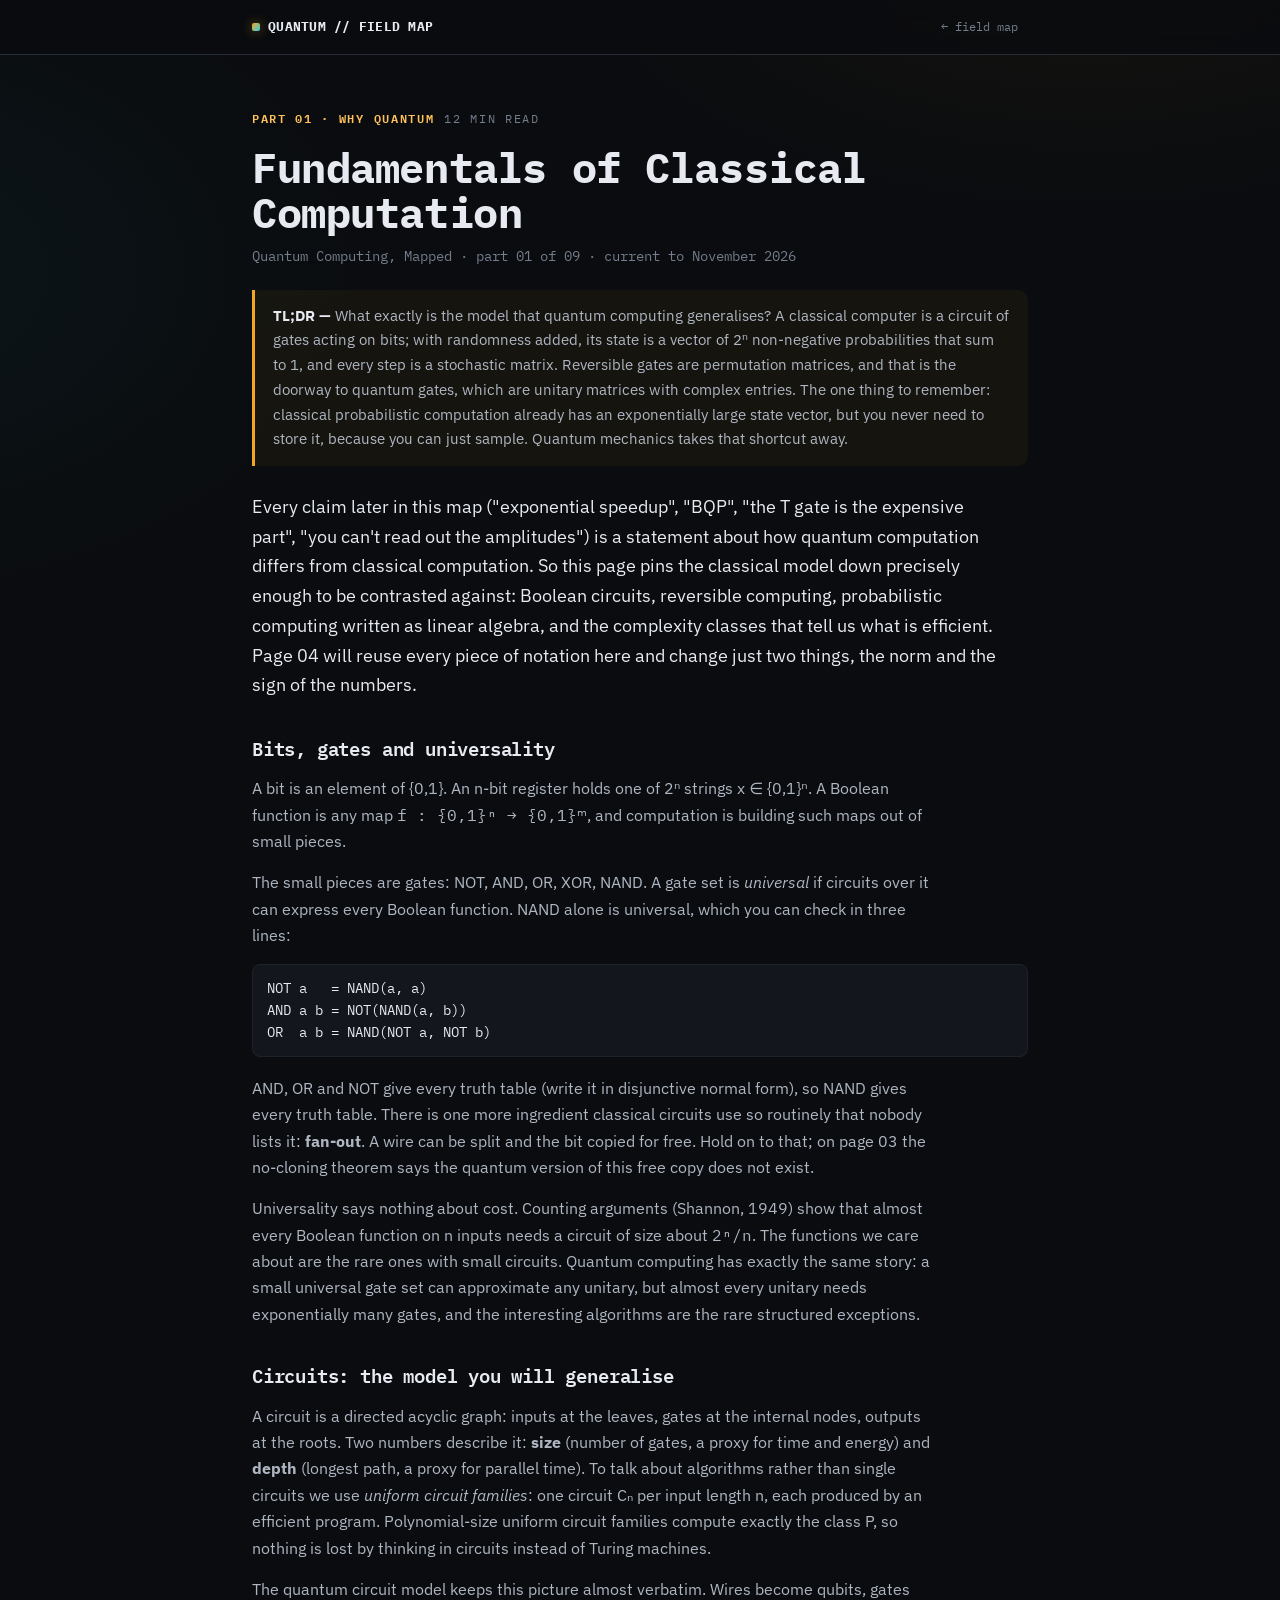
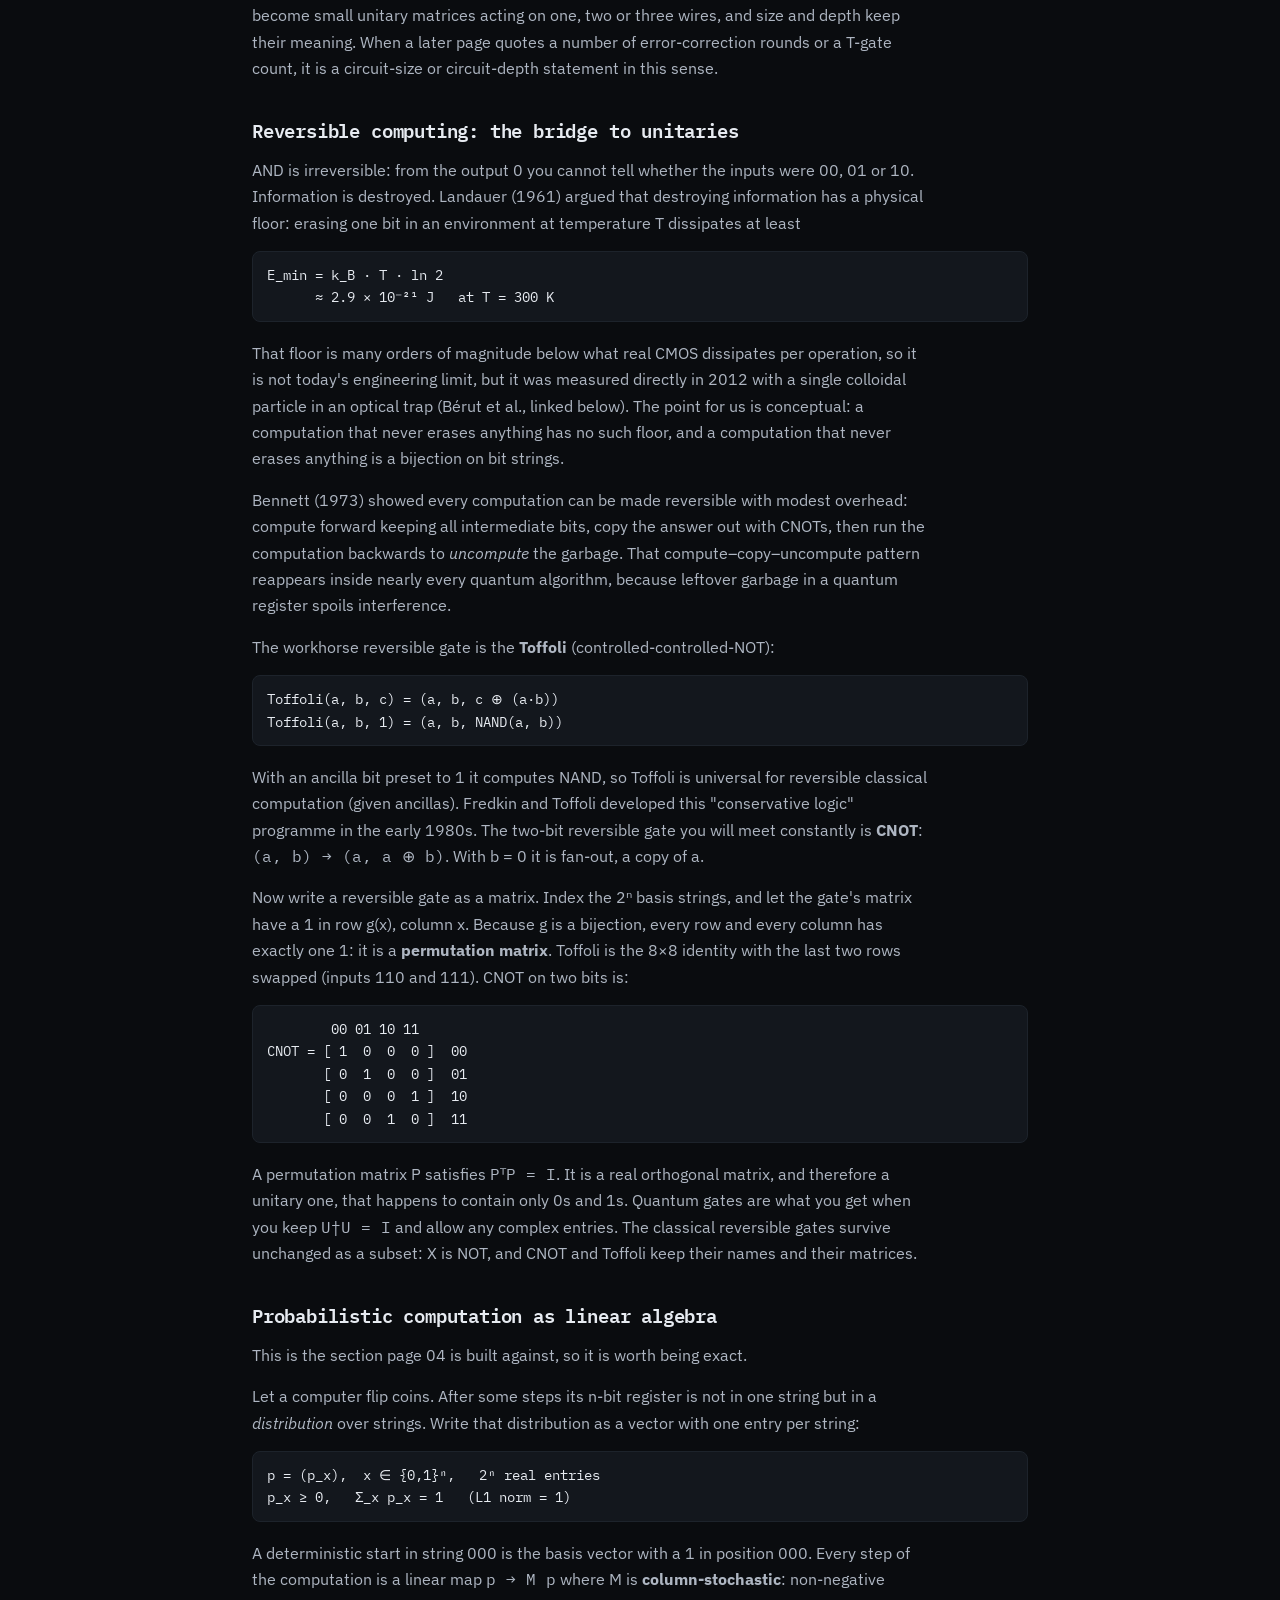
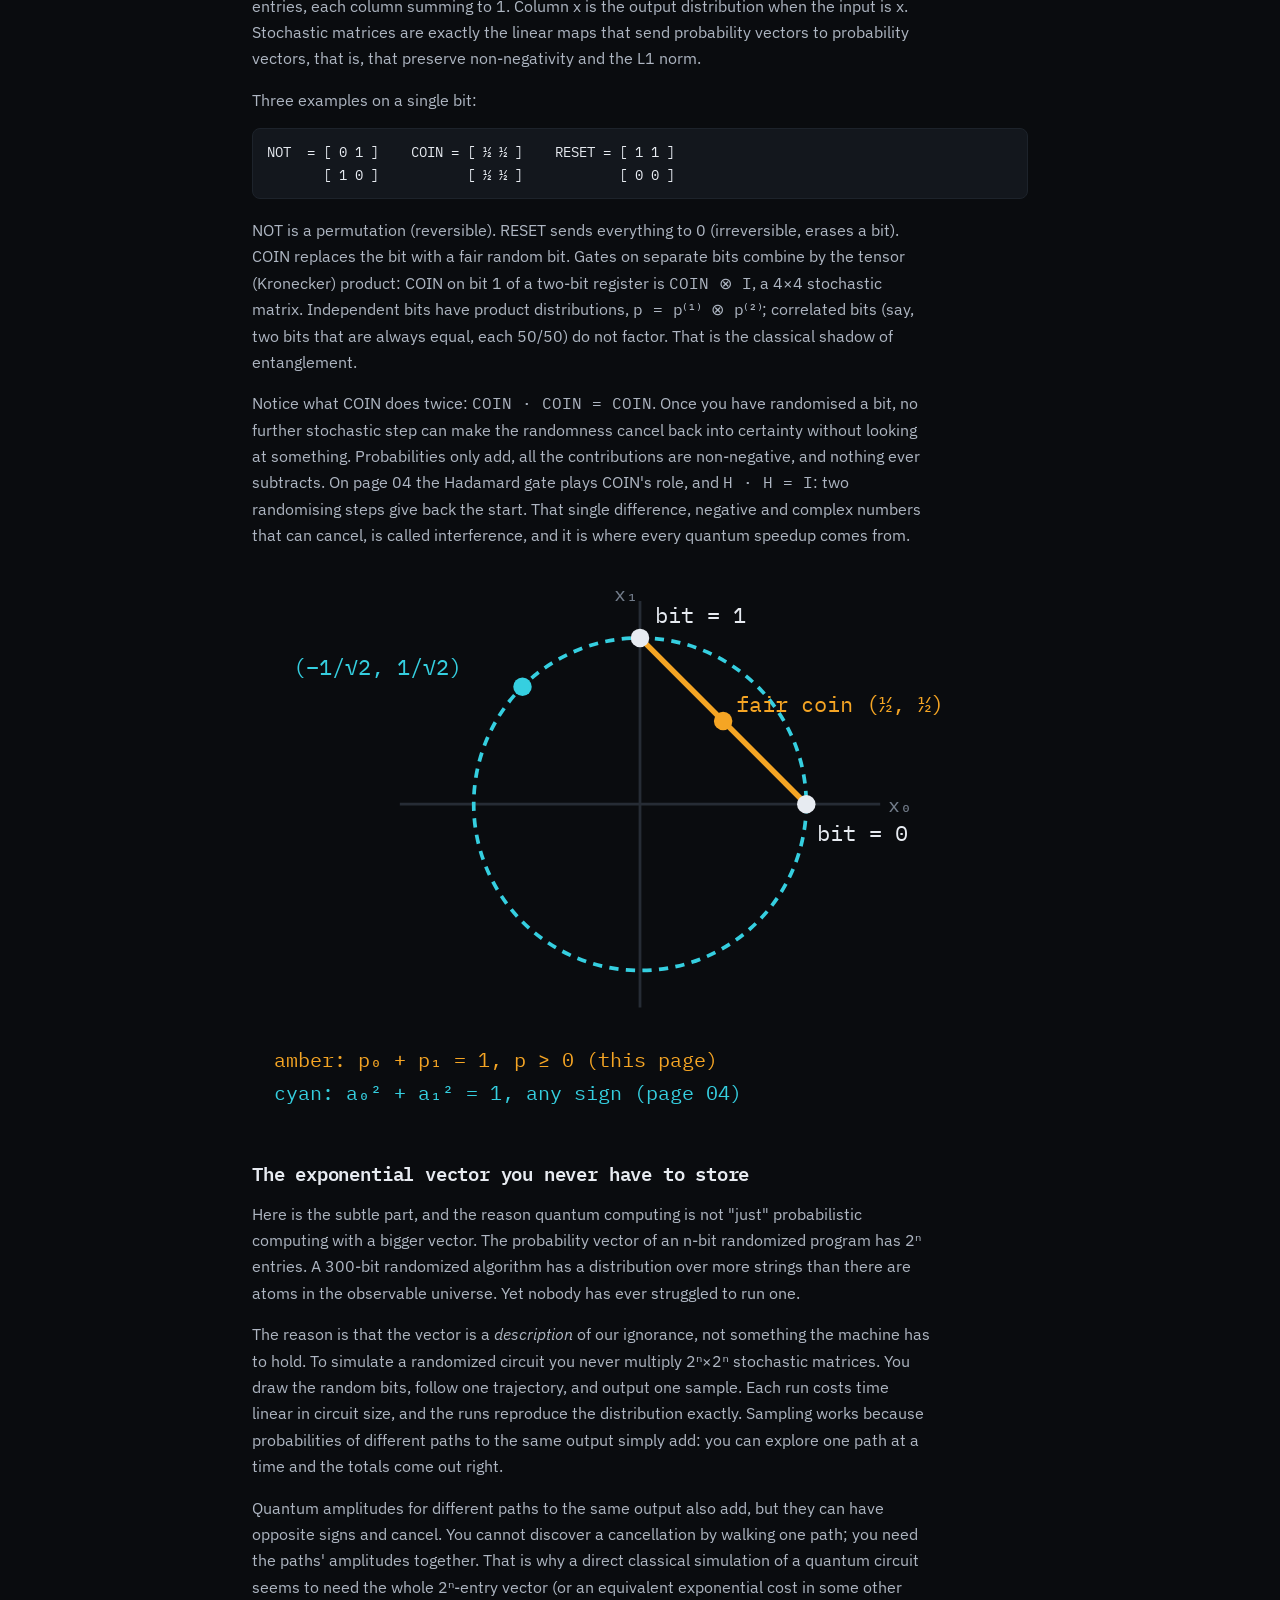
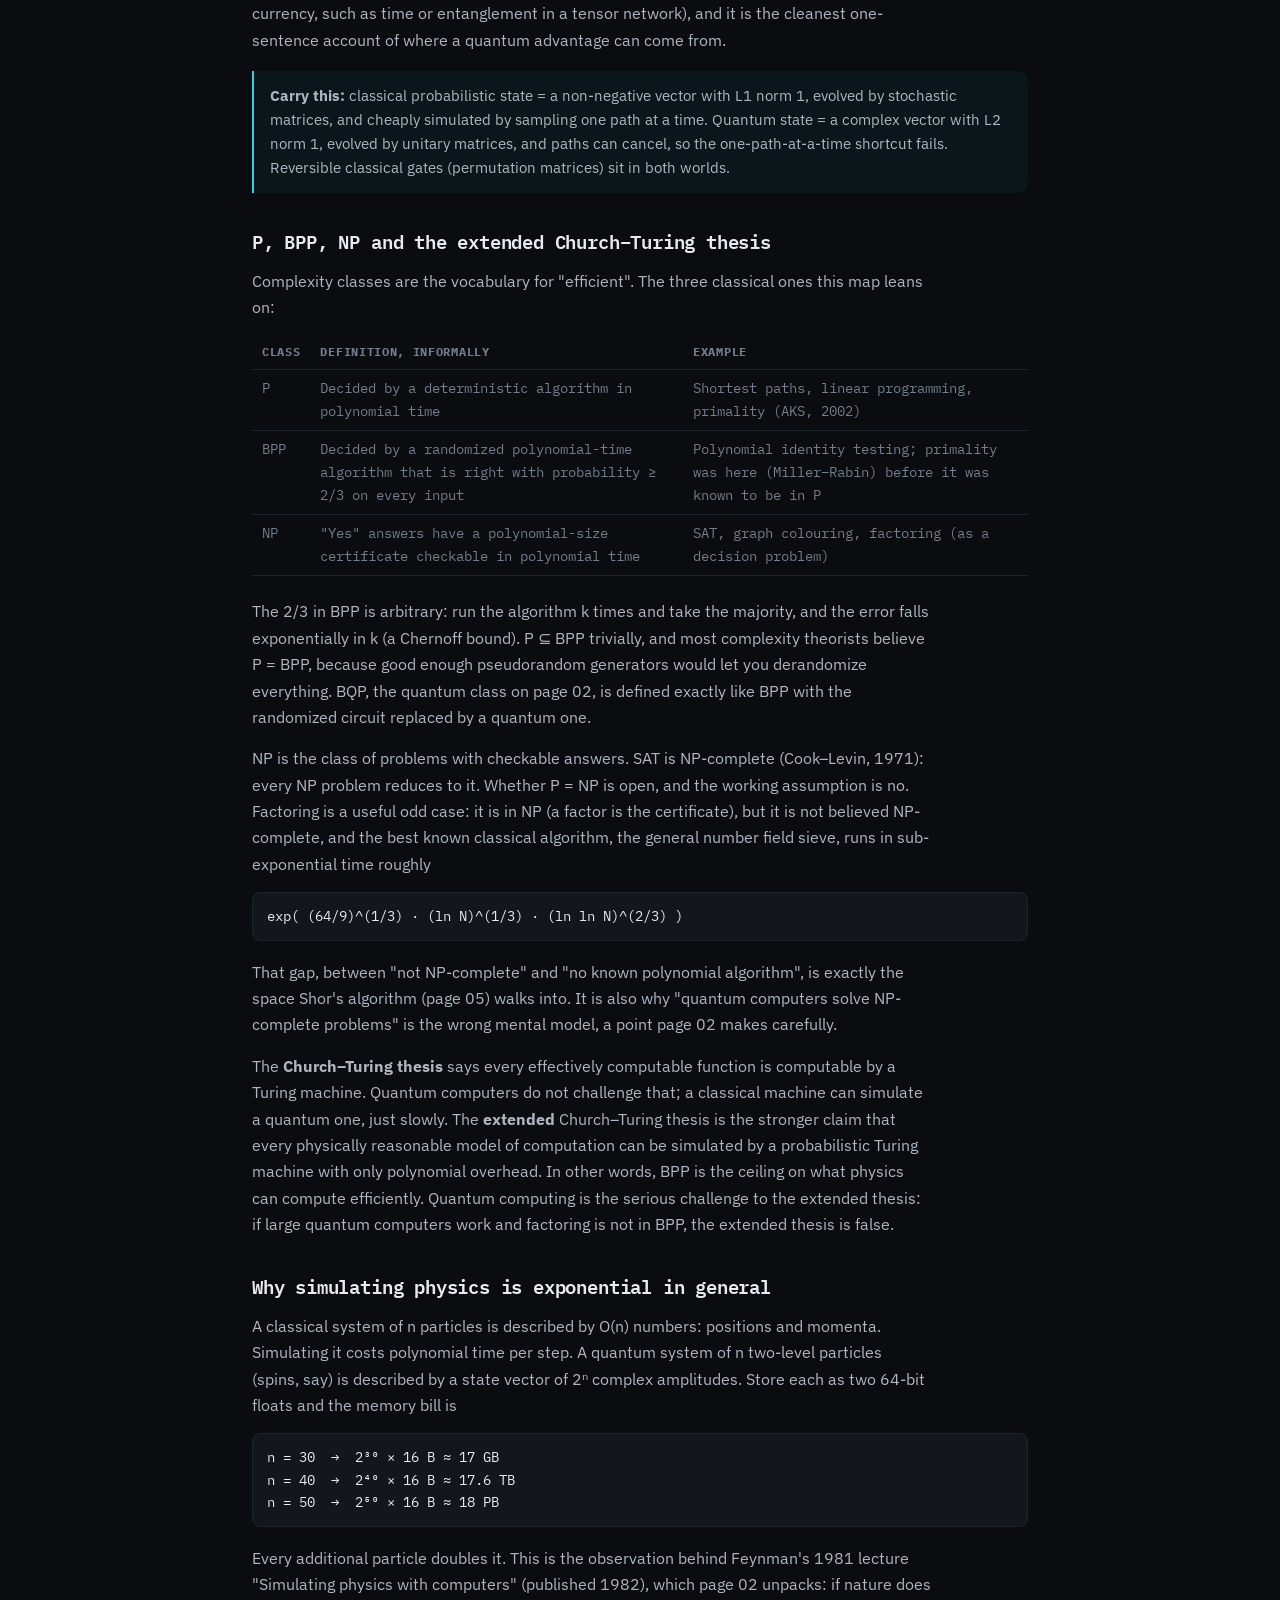
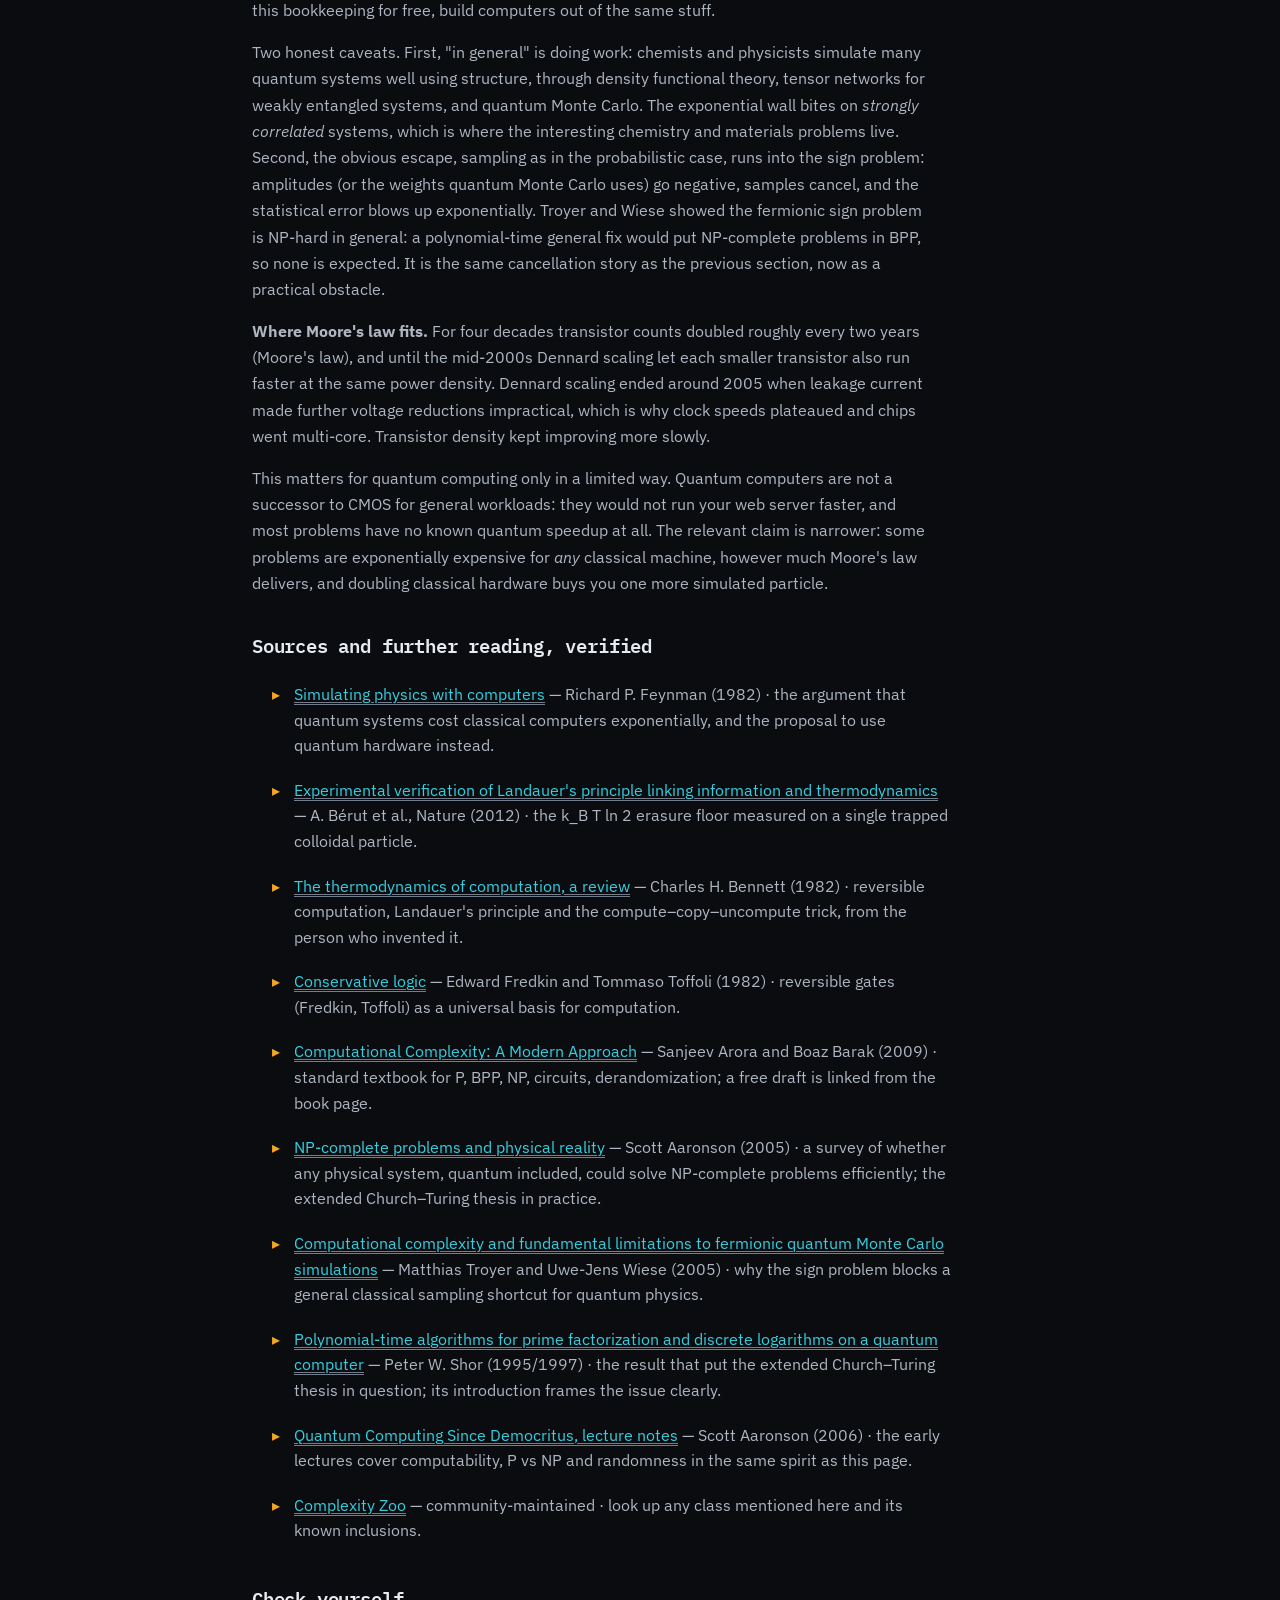
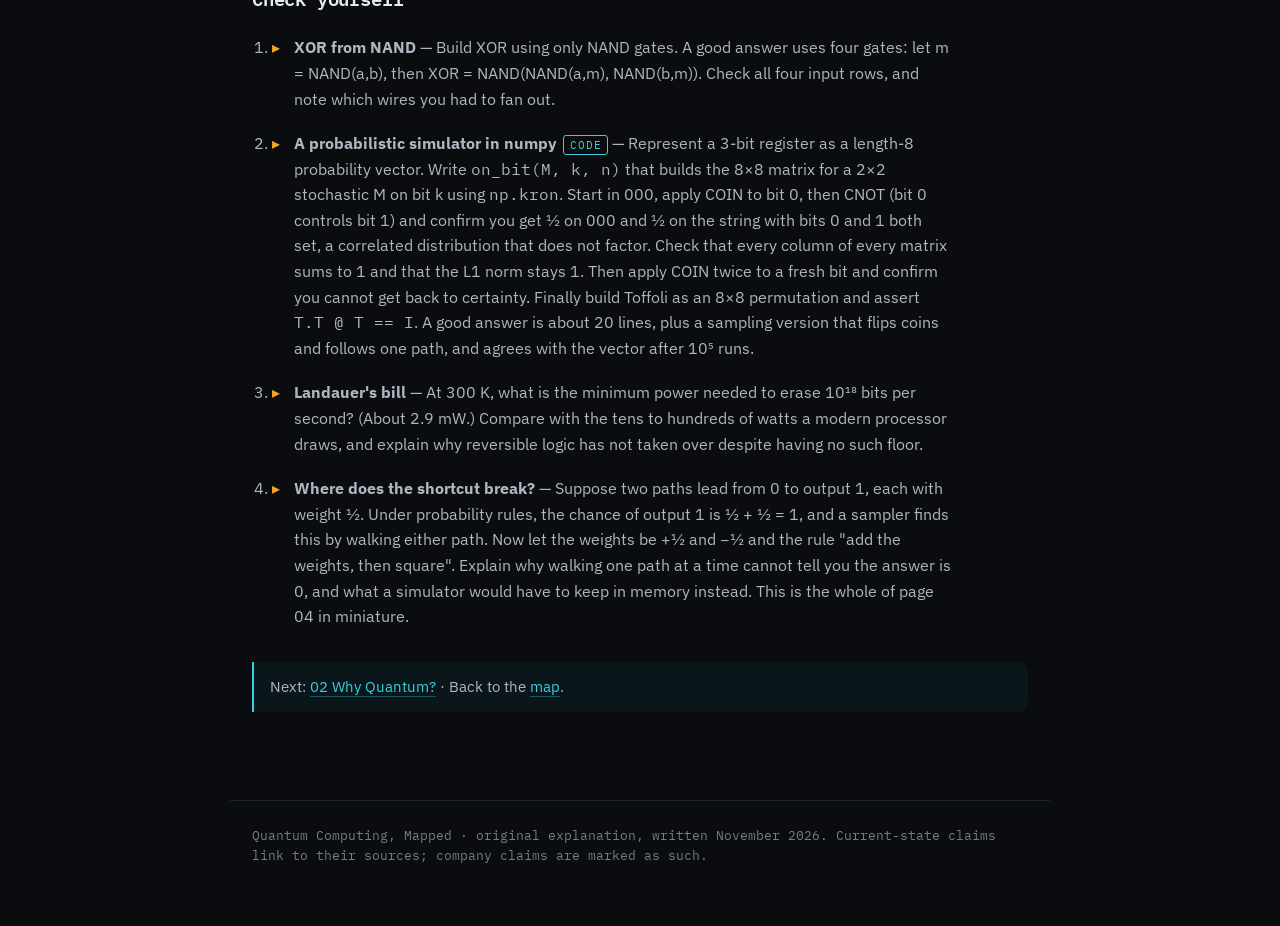
<file: parts/p01.html>
<!DOCTYPE html>
<html lang="en">
<head>
<meta charset="UTF-8" />
<meta name="viewport" content="width=device-width, initial-scale=1.0" />
<title>01 Fundamentals of Classical Computation — Quantum Computing, Mapped</title>
<meta name="description" content="Bits, NAND, circuits, reversible gates, probability vectors and stochastic matrices, P/BPP/NP: the classical model quantum computing generalises." />
<link rel="preconnect" href="https://fonts.googleapis.com" />
<link rel="preconnect" href="https://fonts.gstatic.com" crossorigin />
<link href="https://fonts.googleapis.com/css2?family=IBM+Plex+Mono:wght@400;500;600;700&family=IBM+Plex+Sans:wght@400;500;600;700&display=swap" rel="stylesheet" />
<link rel="stylesheet" href="../paper.css" />
</head>
<body>
<header class="bar"><div class="bar-in">
  <div class="brand"><span class="dot"></span>QUANTUM&nbsp;//&nbsp;FIELD&nbsp;MAP</div>
  <a class="back" href="../index.html#why">← field map</a>
</div></header>
<main>
  <div class="eyebrow"><span class="box wb mono">PART 01 · WHY QUANTUM</span><span class="mono">12 min read</span></div>
  <h1>Fundamentals of Classical Computation</h1>
  <div class="authors">Quantum Computing, Mapped · part 01 of 09 · current to November 2026</div>

  <div class="tldr"><b>TL;DR —</b> What exactly is the model that quantum computing generalises? A classical computer is a circuit of gates acting on bits; with randomness added, its state is a vector of 2ⁿ non-negative probabilities that sum to 1, and every step is a stochastic matrix. Reversible gates are permutation matrices, and that is the doorway to quantum gates, which are unitary matrices with complex entries. The one thing to remember: classical probabilistic computation already has an exponentially large state vector, but you never need to store it, because you can just sample. Quantum mechanics takes that shortcut away.</div>

  <p class="lead">Every claim later in this map ("exponential speedup", "BQP", "the T gate is the expensive part", "you can't read out the amplitudes") is a statement about how quantum computation differs from classical computation. So this page pins the classical model down precisely enough to be contrasted against: Boolean circuits, reversible computing, probabilistic computing written as linear algebra, and the complexity classes that tell us what is efficient. Page 04 will reuse every piece of notation here and change just two things, the norm and the sign of the numbers.</p>

  <h2 id="bits-gates">Bits, gates and universality</h2>
  <p>A bit is an element of {0,1}. An n-bit register holds one of 2ⁿ strings x ∈ {0,1}ⁿ. A Boolean function is any map <span class="mono">f : {0,1}ⁿ → {0,1}ᵐ</span>, and computation is building such maps out of small pieces.</p>
  <p>The small pieces are gates: NOT, AND, OR, XOR, NAND. A gate set is <em>universal</em> if circuits over it can express every Boolean function. NAND alone is universal, which you can check in three lines:</p>
  <div class="math">NOT a   = NAND(a, a)
AND a b = NOT(NAND(a, b))
OR  a b = NAND(NOT a, NOT b)</div>
  <p>AND, OR and NOT give every truth table (write it in disjunctive normal form), so NAND gives every truth table. There is one more ingredient classical circuits use so routinely that nobody lists it: <b>fan-out</b>. A wire can be split and the bit copied for free. Hold on to that; on page 03 the no-cloning theorem says the quantum version of this free copy does not exist.</p>
  <p>Universality says nothing about cost. Counting arguments (Shannon, 1949) show that almost every Boolean function on n inputs needs a circuit of size about <span class="mono">2ⁿ/n</span>. The functions we care about are the rare ones with small circuits. Quantum computing has exactly the same story: a small universal gate set can approximate any unitary, but almost every unitary needs exponentially many gates, and the interesting algorithms are the rare structured exceptions.</p>

  <h2 id="circuits">Circuits: the model you will generalise</h2>
  <p>A circuit is a directed acyclic graph: inputs at the leaves, gates at the internal nodes, outputs at the roots. Two numbers describe it: <b>size</b> (number of gates, a proxy for time and energy) and <b>depth</b> (longest path, a proxy for parallel time). To talk about algorithms rather than single circuits we use <em>uniform circuit families</em>: one circuit Cₙ per input length n, each produced by an efficient program. Polynomial-size uniform circuit families compute exactly the class P, so nothing is lost by thinking in circuits instead of Turing machines.</p>
  <p>The quantum circuit model keeps this picture almost verbatim. Wires become qubits, gates become small unitary matrices acting on one, two or three wires, and size and depth keep their meaning. When a later page quotes a number of error-correction rounds or a T-gate count, it is a circuit-size or circuit-depth statement in this sense.</p>

  <h2 id="reversible">Reversible computing: the bridge to unitaries</h2>
  <p>AND is irreversible: from the output 0 you cannot tell whether the inputs were 00, 01 or 10. Information is destroyed. Landauer (1961) argued that destroying information has a physical floor: erasing one bit in an environment at temperature T dissipates at least</p>
  <div class="math">E_min = k_B · T · ln 2
      ≈ 2.9 × 10⁻²¹ J   at T = 300 K</div>
  <p>That floor is many orders of magnitude below what real CMOS dissipates per operation, so it is not today's engineering limit, but it was measured directly in 2012 with a single colloidal particle in an optical trap (Bérut et al., linked below). The point for us is conceptual: a computation that never erases anything has no such floor, and a computation that never erases anything is a bijection on bit strings.</p>
  <p>Bennett (1973) showed every computation can be made reversible with modest overhead: compute forward keeping all intermediate bits, copy the answer out with CNOTs, then run the computation backwards to <em>uncompute</em> the garbage. That compute–copy–uncompute pattern reappears inside nearly every quantum algorithm, because leftover garbage in a quantum register spoils interference.</p>
  <p>The workhorse reversible gate is the <b>Toffoli</b> (controlled-controlled-NOT):</p>
  <div class="math">Toffoli(a, b, c) = (a, b, c ⊕ (a·b))
Toffoli(a, b, 1) = (a, b, NAND(a, b))</div>
  <p>With an ancilla bit preset to 1 it computes NAND, so Toffoli is universal for reversible classical computation (given ancillas). Fredkin and Toffoli developed this "conservative logic" programme in the early 1980s. The two-bit reversible gate you will meet constantly is <b>CNOT</b>: <span class="mono">(a, b) → (a, a ⊕ b)</span>. With b = 0 it is fan-out, a copy of a.</p>
  <p>Now write a reversible gate as a matrix. Index the 2ⁿ basis strings, and let the gate's matrix have a 1 in row g(x), column x. Because g is a bijection, every row and every column has exactly one 1: it is a <b>permutation matrix</b>. Toffoli is the 8×8 identity with the last two rows swapped (inputs 110 and 111). CNOT on two bits is:</p>
  <div class="math">        00 01 10 11
CNOT = [ 1  0  0  0 ]  00
       [ 0  1  0  0 ]  01
       [ 0  0  0  1 ]  10
       [ 0  0  1  0 ]  11</div>
  <p>A permutation matrix P satisfies <span class="mono">PᵀP = I</span>. It is a real orthogonal matrix, and therefore a unitary one, that happens to contain only 0s and 1s. Quantum gates are what you get when you keep <span class="mono">U†U = I</span> and allow any complex entries. The classical reversible gates survive unchanged as a subset: X is NOT, and CNOT and Toffoli keep their names and their matrices.</p>

  <h2 id="probabilistic">Probabilistic computation as linear algebra</h2>
  <p>This is the section page 04 is built against, so it is worth being exact.</p>
  <p>Let a computer flip coins. After some steps its n-bit register is not in one string but in a <em>distribution</em> over strings. Write that distribution as a vector with one entry per string:</p>
  <div class="math">p = (p_x),  x ∈ {0,1}ⁿ,   2ⁿ real entries
p_x ≥ 0,   Σ_x p_x = 1   (L1 norm = 1)</div>
  <p>A deterministic start in string 000 is the basis vector with a 1 in position 000. Every step of the computation is a linear map <span class="mono">p → M p</span> where M is <b>column-stochastic</b>: non-negative entries, each column summing to 1. Column x is the output distribution when the input is x. Stochastic matrices are exactly the linear maps that send probability vectors to probability vectors, that is, that preserve non-negativity and the L1 norm.</p>
  <p>Three examples on a single bit:</p>
  <div class="math">NOT  = [ 0 1 ]    COIN = [ ½ ½ ]    RESET = [ 1 1 ]
       [ 1 0 ]           [ ½ ½ ]            [ 0 0 ]</div>
  <p>NOT is a permutation (reversible). RESET sends everything to 0 (irreversible, erases a bit). COIN replaces the bit with a fair random bit. Gates on separate bits combine by the tensor (Kronecker) product: COIN on bit 1 of a two-bit register is <span class="mono">COIN ⊗ I</span>, a 4×4 stochastic matrix. Independent bits have product distributions, <span class="mono">p = p⁽¹⁾ ⊗ p⁽²⁾</span>; correlated bits (say, two bits that are always equal, each 50/50) do not factor. That is the classical shadow of entanglement.</p>
  <p>Notice what COIN does twice: <span class="mono">COIN · COIN = COIN</span>. Once you have randomised a bit, no further stochastic step can make the randomness cancel back into certainty without looking at something. Probabilities only add, all the contributions are non-negative, and nothing ever subtracts. On page 04 the Hadamard gate plays COIN's role, and <span class="mono">H · H = I</span>: two randomising steps give back the start. That single difference, negative and complex numbers that can cancel, is called interference, and it is where every quantum speedup comes from.</p>

  <svg viewBox="0 0 420 300" role="img" aria-label="For one bit, probability vectors lie on the straight segment p0 + p1 = 1; quantum states with real amplitudes lie on the unit circle a0² + a1² = 1, which includes negative values.">
    <line x1="210" y1="20" x2="210" y2="240" stroke="#262C35" stroke-width="1.5"/>
    <line x1="80" y1="130" x2="340" y2="130" stroke="#262C35" stroke-width="1.5"/>
    <circle cx="210" cy="130" r="90" fill="none" stroke="#35CFE0" stroke-width="2" stroke-dasharray="5 4"/>
    <line x1="300" y1="130" x2="210" y2="40" stroke="#F5A524" stroke-width="3"/>
    <circle cx="300" cy="130" r="5" fill="#E7EBF1"/>
    <circle cx="210" cy="40" r="5" fill="#E7EBF1"/>
    <circle cx="255" cy="85" r="5" fill="#F5A524"/>
    <circle cx="146.4" cy="66.4" r="5" fill="#35CFE0"/>
    <text x="306" y="150" fill="#E7EBF1" font-family="IBM Plex Mono, monospace" font-size="12">bit = 0</text>
    <text x="218" y="32" fill="#E7EBF1" font-family="IBM Plex Mono, monospace" font-size="12">bit = 1</text>
    <text x="262" y="80" fill="#F5A524" font-family="IBM Plex Mono, monospace" font-size="12">fair coin (½, ½)</text>
    <text x="22" y="60" fill="#35CFE0" font-family="IBM Plex Mono, monospace" font-size="12">(−1/√2, 1/√2)</text>
    <text x="12" y="272" fill="#F5A524" font-family="IBM Plex Mono, monospace" font-size="11">amber: p₀ + p₁ = 1, p ≥ 0 (this page)</text>
    <text x="12" y="290" fill="#35CFE0" font-family="IBM Plex Mono, monospace" font-size="11">cyan: a₀² + a₁² = 1, any sign (page 04)</text>
    <text x="344" y="134" fill="#737D8B" font-family="IBM Plex Mono, monospace" font-size="11">x₀</text>
    <text x="196" y="20" fill="#737D8B" font-family="IBM Plex Mono, monospace" font-size="11">x₁</text>
  </svg>

  <h2 id="sampling">The exponential vector you never have to store</h2>
  <p>Here is the subtle part, and the reason quantum computing is not "just" probabilistic computing with a bigger vector. The probability vector of an n-bit randomized program has 2ⁿ entries. A 300-bit randomized algorithm has a distribution over more strings than there are atoms in the observable universe. Yet nobody has ever struggled to run one.</p>
  <p>The reason is that the vector is a <em>description</em> of our ignorance, not something the machine has to hold. To simulate a randomized circuit you never multiply 2ⁿ×2ⁿ stochastic matrices. You draw the random bits, follow one trajectory, and output one sample. Each run costs time linear in circuit size, and the runs reproduce the distribution exactly. Sampling works because probabilities of different paths to the same output simply add: you can explore one path at a time and the totals come out right.</p>
  <p>Quantum amplitudes for different paths to the same output also add, but they can have opposite signs and cancel. You cannot discover a cancellation by walking one path; you need the paths' amplitudes together. That is why a direct classical simulation of a quantum circuit seems to need the whole 2ⁿ-entry vector (or an equivalent exponential cost in some other currency, such as time or entanglement in a tensor network), and it is the cleanest one-sentence account of where a quantum advantage can come from.</p>

  <div class="callout"><b>Carry this:</b> classical probabilistic state = a non-negative vector with L1 norm 1, evolved by stochastic matrices, and cheaply simulated by sampling one path at a time. Quantum state = a complex vector with L2 norm 1, evolved by unitary matrices, and paths can cancel, so the one-path-at-a-time shortcut fails. Reversible classical gates (permutation matrices) sit in both worlds.</div>

  <h2 id="complexity">P, BPP, NP and the extended Church–Turing thesis</h2>
  <p>Complexity classes are the vocabulary for "efficient". The three classical ones this map leans on:</p>
  <div class="scroll-x"><table class="kv">
    <tr><th>Class</th><th>Definition, informally</th><th>Example</th></tr>
    <tr><td class="mono">P</td><td>Decided by a deterministic algorithm in polynomial time</td><td>Shortest paths, linear programming, primality (AKS, 2002)</td></tr>
    <tr><td class="mono">BPP</td><td>Decided by a randomized polynomial-time algorithm that is right with probability ≥ 2/3 on every input</td><td>Polynomial identity testing; primality was here (Miller–Rabin) before it was known to be in P</td></tr>
    <tr><td class="mono">NP</td><td>"Yes" answers have a polynomial-size certificate checkable in polynomial time</td><td>SAT, graph colouring, factoring (as a decision problem)</td></tr>
  </table></div>
  <p>The 2/3 in BPP is arbitrary: run the algorithm k times and take the majority, and the error falls exponentially in k (a Chernoff bound). P ⊆ BPP trivially, and most complexity theorists believe P = BPP, because good enough pseudorandom generators would let you derandomize everything. BQP, the quantum class on page 02, is defined exactly like BPP with the randomized circuit replaced by a quantum one.</p>
  <p>NP is the class of problems with checkable answers. SAT is NP-complete (Cook–Levin, 1971): every NP problem reduces to it. Whether P = NP is open, and the working assumption is no. Factoring is a useful odd case: it is in NP (a factor is the certificate), but it is not believed NP-complete, and the best known classical algorithm, the general number field sieve, runs in sub-exponential time roughly</p>
  <div class="math">exp( (64/9)^(1/3) · (ln N)^(1/3) · (ln ln N)^(2/3) )</div>
  <p>That gap, between "not NP-complete" and "no known polynomial algorithm", is exactly the space Shor's algorithm (page 05) walks into. It is also why "quantum computers solve NP-complete problems" is the wrong mental model, a point page 02 makes carefully.</p>
  <p>The <b>Church–Turing thesis</b> says every effectively computable function is computable by a Turing machine. Quantum computers do not challenge that; a classical machine can simulate a quantum one, just slowly. The <b>extended</b> Church–Turing thesis is the stronger claim that every physically reasonable model of computation can be simulated by a probabilistic Turing machine with only polynomial overhead. In other words, BPP is the ceiling on what physics can compute efficiently. Quantum computing is the serious challenge to the extended thesis: if large quantum computers work and factoring is not in BPP, the extended thesis is false.</p>

  <h2 id="physics">Why simulating physics is exponential in general</h2>
  <p>A classical system of n particles is described by O(n) numbers: positions and momenta. Simulating it costs polynomial time per step. A quantum system of n two-level particles (spins, say) is described by a state vector of 2ⁿ complex amplitudes. Store each as two 64-bit floats and the memory bill is</p>
  <div class="math">n = 30  →  2³⁰ × 16 B ≈ 17 GB
n = 40  →  2⁴⁰ × 16 B ≈ 17.6 TB
n = 50  →  2⁵⁰ × 16 B ≈ 18 PB</div>
  <p>Every additional particle doubles it. This is the observation behind Feynman's 1981 lecture "Simulating physics with computers" (published 1982), which page 02 unpacks: if nature does this bookkeeping for free, build computers out of the same stuff.</p>
  <p>Two honest caveats. First, "in general" is doing work: chemists and physicists simulate many quantum systems well using structure, through density functional theory, tensor networks for weakly entangled systems, and quantum Monte Carlo. The exponential wall bites on <em>strongly correlated</em> systems, which is where the interesting chemistry and materials problems live. Second, the obvious escape, sampling as in the probabilistic case, runs into the sign problem: amplitudes (or the weights quantum Monte Carlo uses) go negative, samples cancel, and the statistical error blows up exponentially. Troyer and Wiese showed the fermionic sign problem is NP-hard in general: a polynomial-time general fix would put NP-complete problems in BPP, so none is expected. It is the same cancellation story as the previous section, now as a practical obstacle.</p>

  <p><b>Where Moore's law fits.</b> For four decades transistor counts doubled roughly every two years (Moore's law), and until the mid-2000s Dennard scaling let each smaller transistor also run faster at the same power density. Dennard scaling ended around 2005 when leakage current made further voltage reductions impractical, which is why clock speeds plateaued and chips went multi-core. Transistor density kept improving more slowly.</p>
  <p>This matters for quantum computing only in a limited way. Quantum computers are not a successor to CMOS for general workloads: they would not run your web server faster, and most problems have no known quantum speedup at all. The relevant claim is narrower: some problems are exponentially expensive for <em>any</em> classical machine, however much Moore's law delivers, and doubling classical hardware buys you one more simulated particle.</p>

  <h2 id="sources">Sources and further reading, verified</h2>
  <ul class="readings">
    <li><a href="https://doi.org/10.1007/BF02650179" target="_blank" rel="noopener">Simulating physics with computers</a> — Richard P. Feynman (1982) · the argument that quantum systems cost classical computers exponentially, and the proposal to use quantum hardware instead.</li>
    <li><a href="https://doi.org/10.1038/nature10872" target="_blank" rel="noopener">Experimental verification of Landauer's principle linking information and thermodynamics</a> — A. Bérut et al., Nature (2012) · the k_B T ln 2 erasure floor measured on a single trapped colloidal particle.</li>
    <li><a href="https://doi.org/10.1007/BF02084158" target="_blank" rel="noopener">The thermodynamics of computation, a review</a> — Charles H. Bennett (1982) · reversible computation, Landauer's principle and the compute–copy–uncompute trick, from the person who invented it.</li>
    <li><a href="https://doi.org/10.1007/BF01857727" target="_blank" rel="noopener">Conservative logic</a> — Edward Fredkin and Tommaso Toffoli (1982) · reversible gates (Fredkin, Toffoli) as a universal basis for computation.</li>
    <li><a href="https://theory.cs.princeton.edu/complexity/" target="_blank" rel="noopener">Computational Complexity: A Modern Approach</a> — Sanjeev Arora and Boaz Barak (2009) · standard textbook for P, BPP, NP, circuits, derandomization; a free draft is linked from the book page.</li>
    <li><a href="https://arxiv.org/abs/quant-ph/0502072" target="_blank" rel="noopener">NP-complete problems and physical reality</a> — Scott Aaronson (2005) · a survey of whether any physical system, quantum included, could solve NP-complete problems efficiently; the extended Church–Turing thesis in practice.</li>
    <li><a href="https://arxiv.org/abs/cond-mat/0408370" target="_blank" rel="noopener">Computational complexity and fundamental limitations to fermionic quantum Monte Carlo simulations</a> — Matthias Troyer and Uwe-Jens Wiese (2005) · why the sign problem blocks a general classical sampling shortcut for quantum physics.</li>
    <li><a href="https://arxiv.org/abs/quant-ph/9508027" target="_blank" rel="noopener">Polynomial-time algorithms for prime factorization and discrete logarithms on a quantum computer</a> — Peter W. Shor (1995/1997) · the result that put the extended Church–Turing thesis in question; its introduction frames the issue clearly.</li>
    <li><a href="https://www.scottaaronson.com/democritus/" target="_blank" rel="noopener">Quantum Computing Since Democritus, lecture notes</a> — Scott Aaronson (2006) · the early lectures cover computability, P vs NP and randomness in the same spirit as this page.</li>
    <li><a href="https://complexityzoo.net/Complexity_Zoo" target="_blank" rel="noopener">Complexity Zoo</a> — community-maintained · look up any class mentioned here and its known inclusions.</li>
  </ul>

  <h2 id="exercises">Check yourself</h2>
  <ol class="exercises">
    <li><b>XOR from NAND</b> — Build XOR using only NAND gates. A good answer uses four gates: let m = NAND(a,b), then XOR = NAND(NAND(a,m), NAND(b,m)). Check all four input rows, and note which wires you had to fan out.</li>
    <li><b>A probabilistic simulator in numpy</b><span class="code">code</span> — Represent a 3-bit register as a length-8 probability vector. Write <span class="mono">on_bit(M, k, n)</span> that builds the 8×8 matrix for a 2×2 stochastic M on bit k using <span class="mono">np.kron</span>. Start in 000, apply COIN to bit 0, then CNOT (bit 0 controls bit 1) and confirm you get ½ on 000 and ½ on the string with bits 0 and 1 both set, a correlated distribution that does not factor. Check that every column of every matrix sums to 1 and that the L1 norm stays 1. Then apply COIN twice to a fresh bit and confirm you cannot get back to certainty. Finally build Toffoli as an 8×8 permutation and assert <span class="mono">T.T @ T == I</span>. A good answer is about 20 lines, plus a sampling version that flips coins and follows one path, and agrees with the vector after 10⁵ runs.</li>
    <li><b>Landauer's bill</b> — At 300 K, what is the minimum power needed to erase 10¹⁸ bits per second? (About 2.9 mW.) Compare with the tens to hundreds of watts a modern processor draws, and explain why reversible logic has not taken over despite having no such floor.</li>
    <li><b>Where does the shortcut break?</b> — Suppose two paths lead from 0 to output 1, each with weight ½. Under probability rules, the chance of output 1 is ½ + ½ = 1, and a sampler finds this by walking either path. Now let the weights be +½ and −½ and the rule "add the weights, then square". Explain why walking one path at a time cannot tell you the answer is 0, and what a simulator would have to keep in memory instead. This is the whole of page 04 in miniature.</li>
  </ol>

  <div class="callout">Next: <a class="lnk" href="p02.html">02 Why Quantum?</a> · Back to the <a class="lnk" href="../index.html#why">map</a>.</div>
</main>
<footer>Quantum Computing, Mapped · original explanation, written November 2026. Current-state claims link to their sources; company claims are marked as such.</footer>
<!-- Private comments mode, inert unless ?annotate=1 (see assets/annotate.js in idvorkin-ai-tools.github.io) -->
<script src="https://idvorkin-ai-tools.github.io/assets/annotate.js" defer></script>
</body>
</html>
</file>
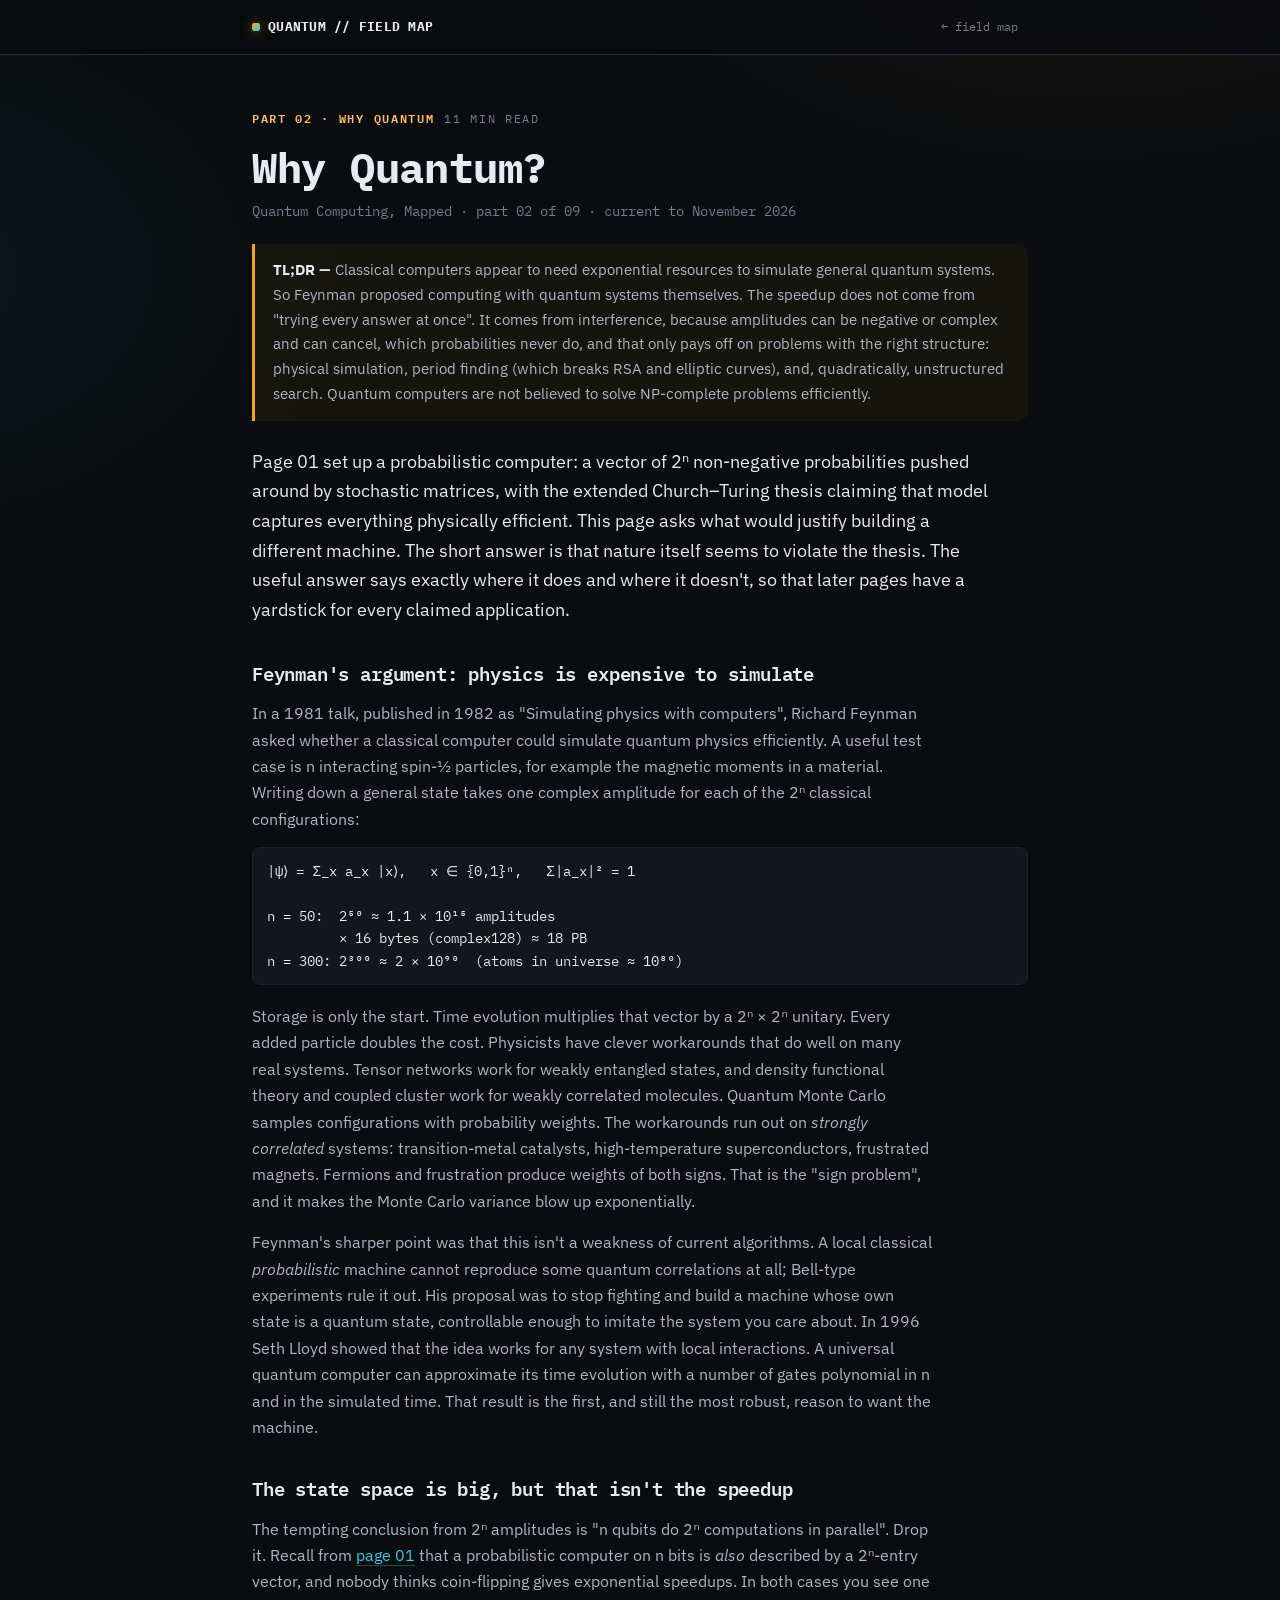
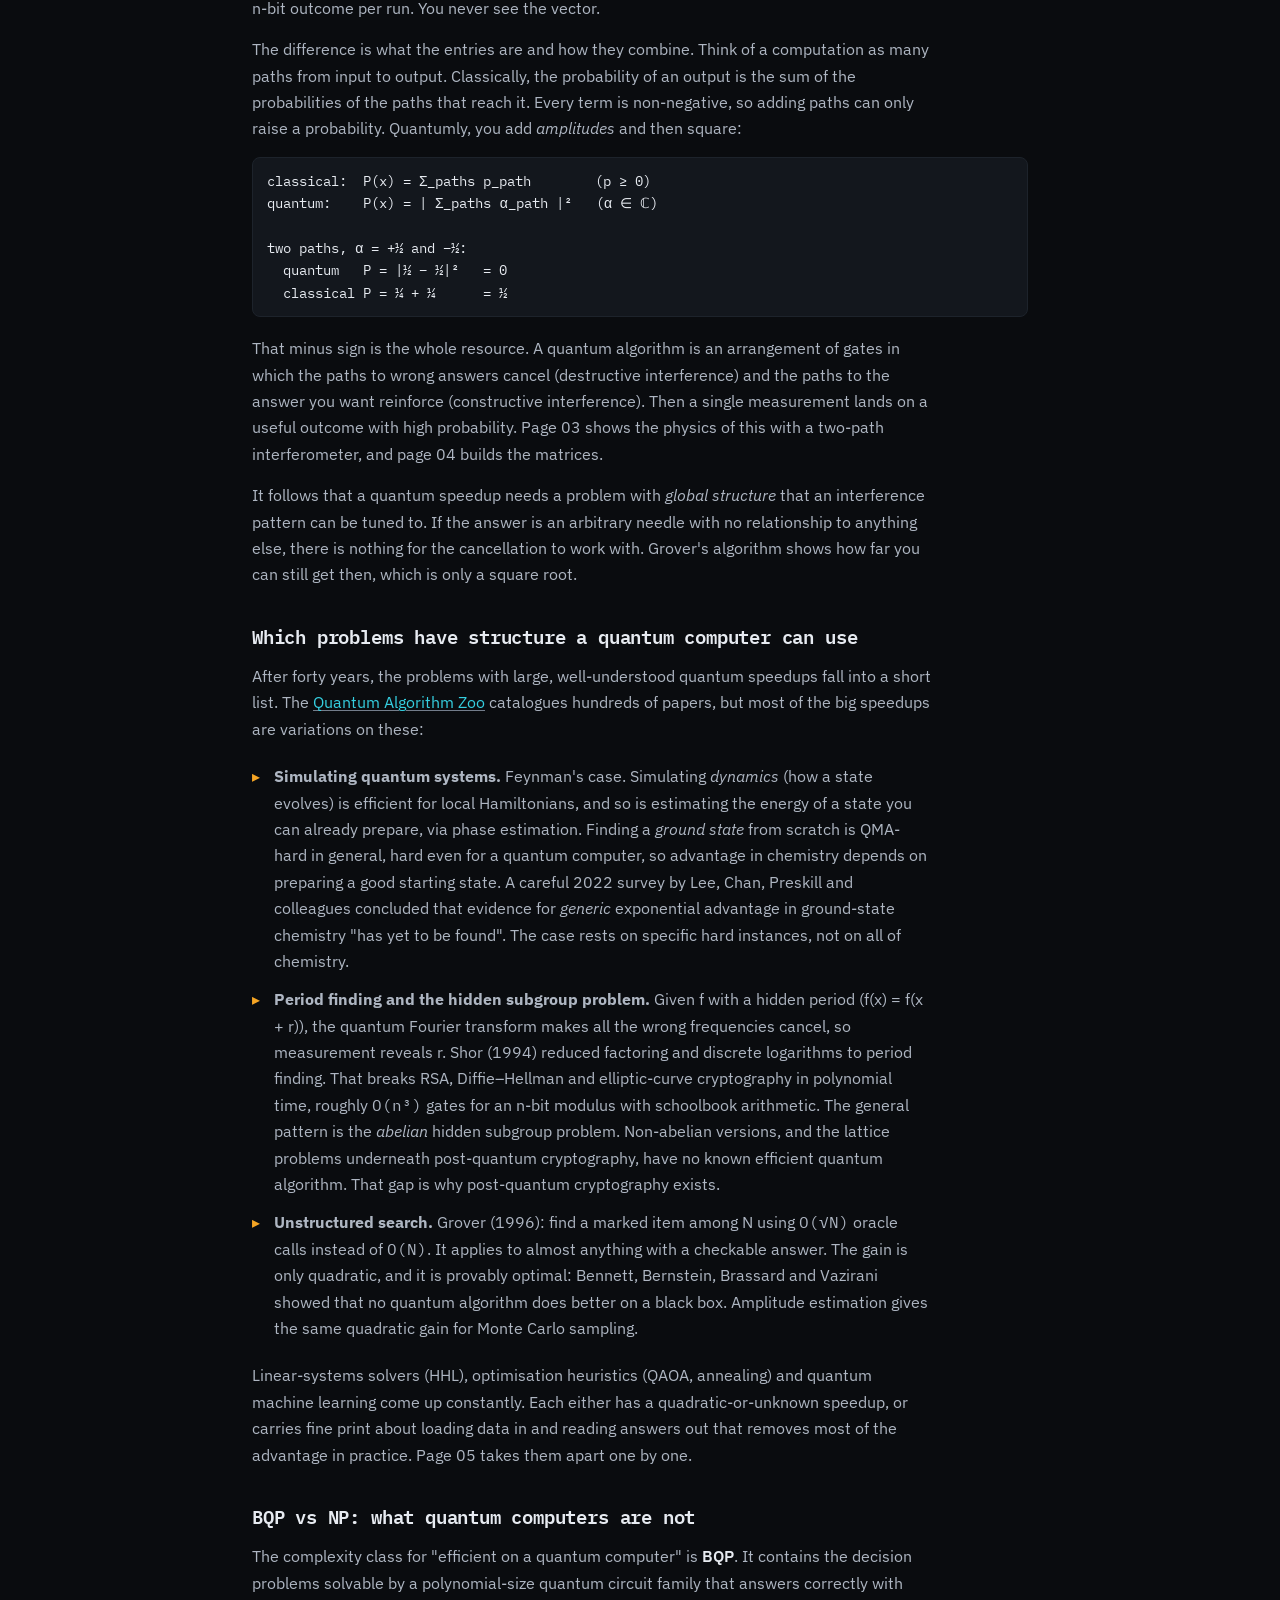
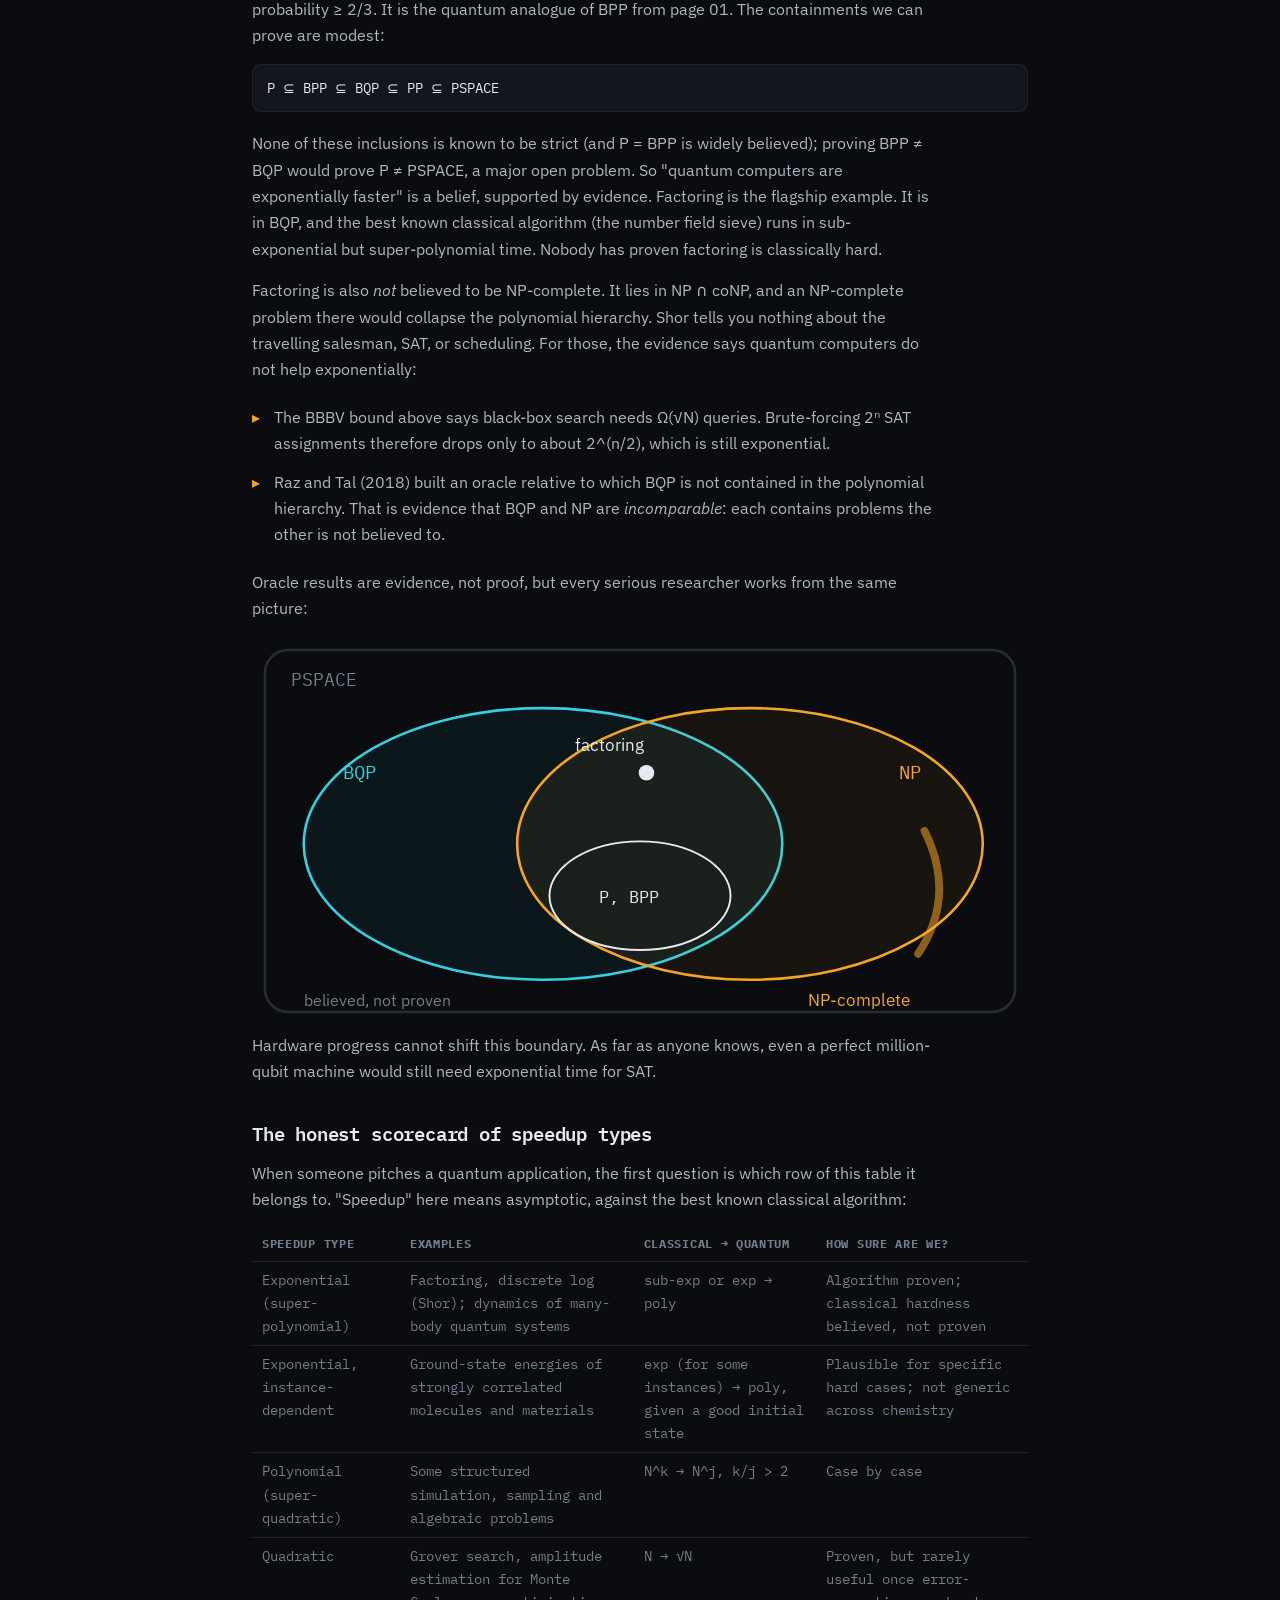
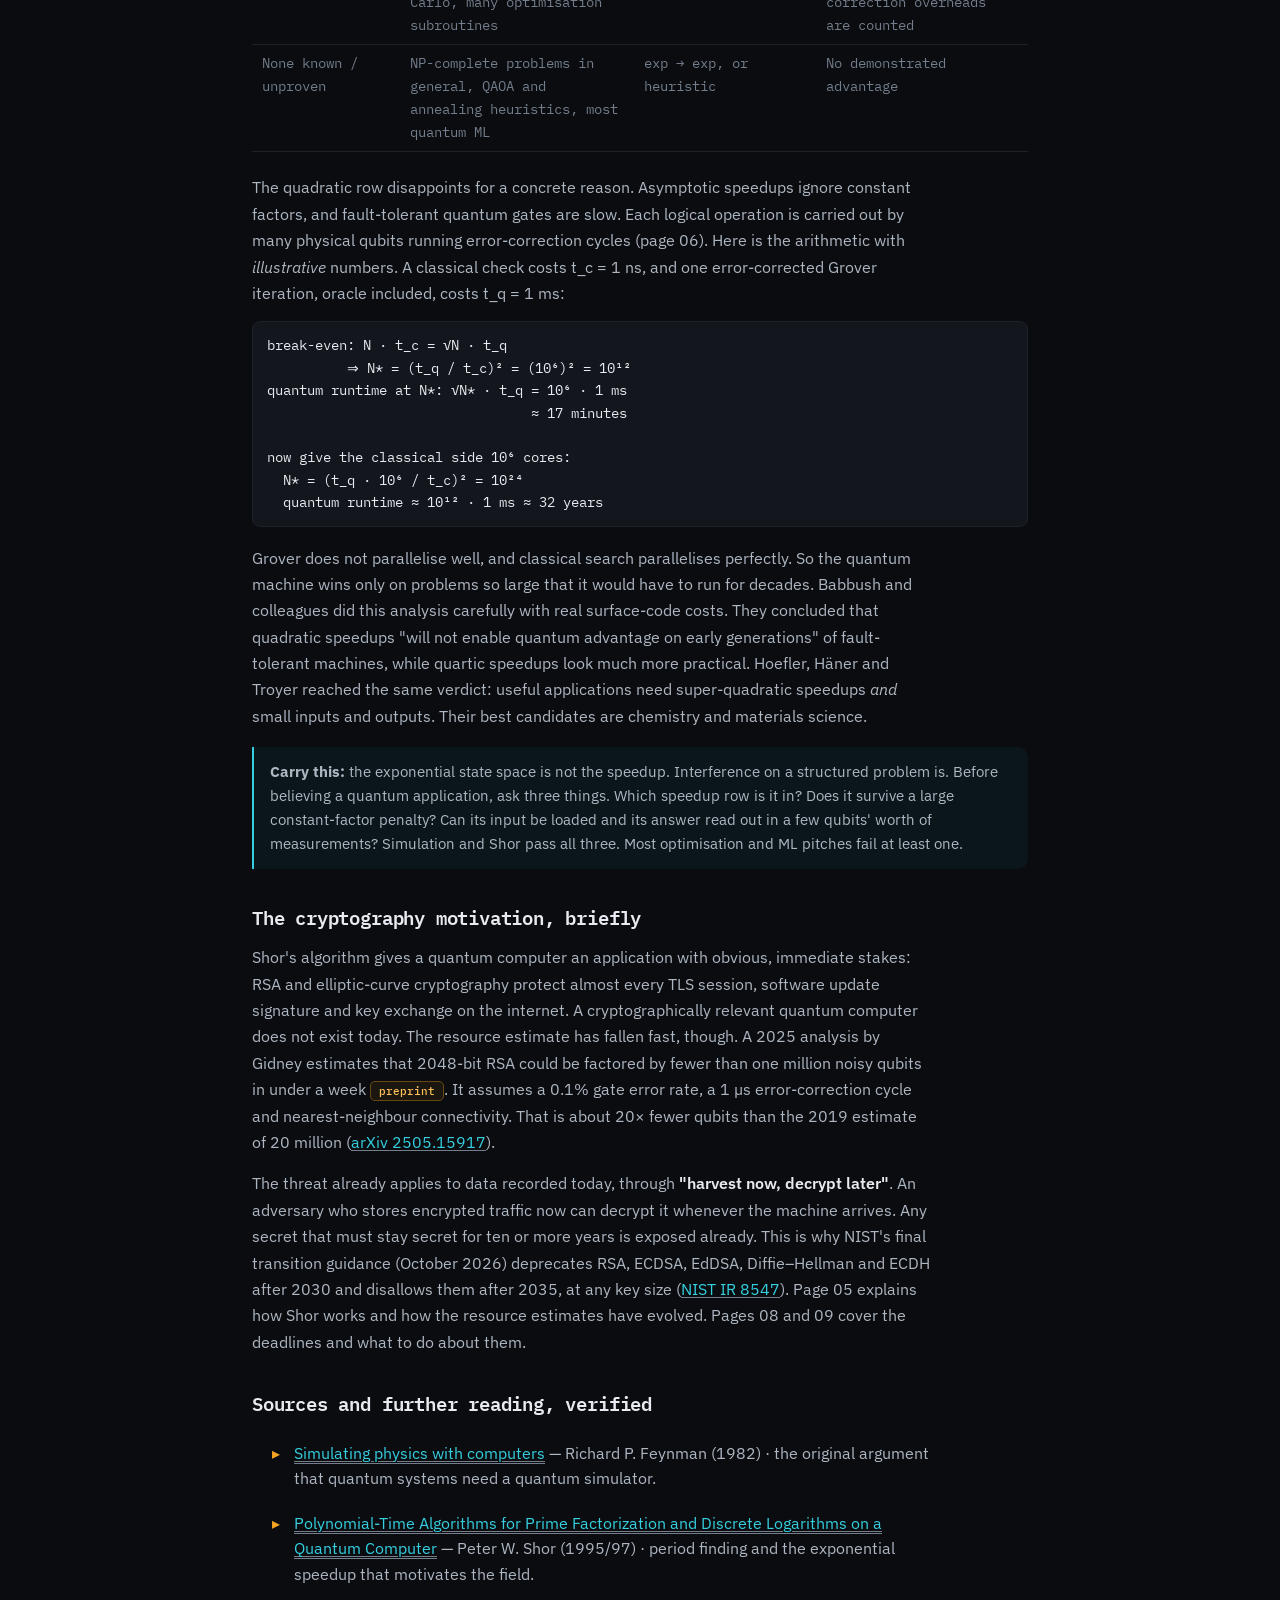
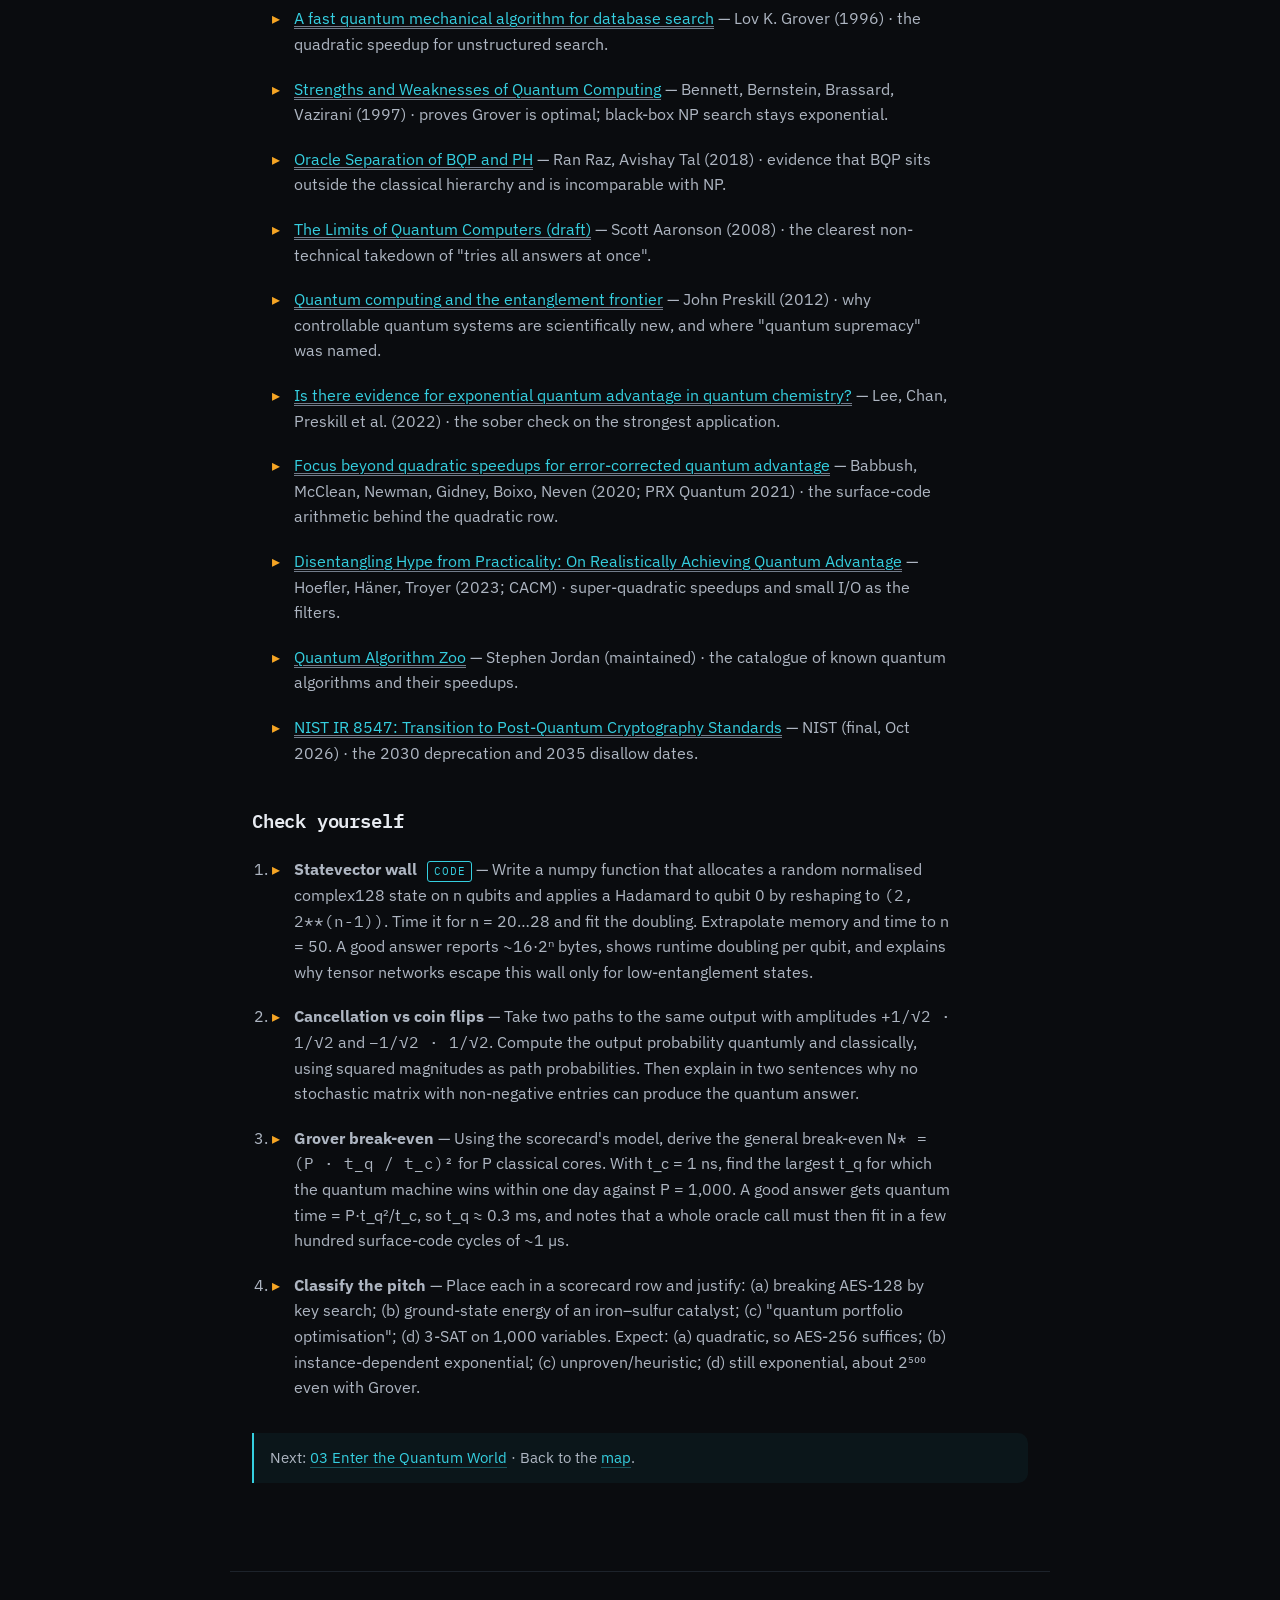
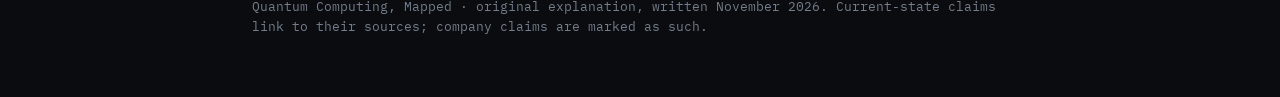
<file: parts/p02.html>
<!DOCTYPE html>
<html lang="en">
<head>
<meta charset="UTF-8" />
<meta name="viewport" content="width=device-width, initial-scale=1.0" />
<title>02 Why Quantum? — Quantum Computing, Mapped</title>
<meta name="description" content="Why build a quantum computer at all: Feynman's simulation argument, where the speedups really come from, BQP vs NP, and an honest scorecard." />
<link rel="preconnect" href="https://fonts.googleapis.com" />
<link rel="preconnect" href="https://fonts.gstatic.com" crossorigin />
<link href="https://fonts.googleapis.com/css2?family=IBM+Plex+Mono:wght@400;500;600;700&family=IBM+Plex+Sans:wght@400;500;600;700&display=swap" rel="stylesheet" />
<link rel="stylesheet" href="../paper.css" />
</head>
<body>
<header class="bar"><div class="bar-in">
  <div class="brand"><span class="dot"></span>QUANTUM&nbsp;//&nbsp;FIELD&nbsp;MAP</div>
  <a class="back" href="../index.html#why">← field map</a>
</div></header>
<main>
  <div class="eyebrow"><span class="box wb mono">PART 02 · WHY QUANTUM</span><span class="mono">11 min read</span></div>
  <h1>Why Quantum?</h1>
  <div class="authors">Quantum Computing, Mapped · part 02 of 09 · current to November 2026</div>

  <div class="tldr"><b>TL;DR —</b> Classical computers appear to need exponential resources to simulate general quantum systems. So Feynman proposed computing with quantum systems themselves. The speedup does not come from "trying every answer at once". It comes from interference, because amplitudes can be negative or complex and can cancel, which probabilities never do, and that only pays off on problems with the right structure: physical simulation, period finding (which breaks RSA and elliptic curves), and, quadratically, unstructured search. Quantum computers are not believed to solve NP-complete problems efficiently.</div>

  <p class="lead">Page 01 set up a probabilistic computer: a vector of 2ⁿ non-negative probabilities pushed around by stochastic matrices, with the extended Church–Turing thesis claiming that model captures everything physically efficient. This page asks what would justify building a different machine. The short answer is that nature itself seems to violate the thesis. The useful answer says exactly where it does and where it doesn't, so that later pages have a yardstick for every claimed application.</p>

  <h2 id="feynman">Feynman's argument: physics is expensive to simulate</h2>
  <p>In a 1981 talk, published in 1982 as "Simulating physics with computers", Richard Feynman asked whether a classical computer could simulate quantum physics efficiently. A useful test case is n interacting spin-½ particles, for example the magnetic moments in a material. Writing down a general state takes one complex amplitude for each of the 2ⁿ classical configurations:</p>
  <div class="math">|ψ⟩ = Σ_x a_x |x⟩,   x ∈ {0,1}ⁿ,   Σ|a_x|² = 1

n = 50:  2⁵⁰ ≈ 1.1 × 10¹⁵ amplitudes
         × 16 bytes (complex128) ≈ 18 PB
n = 300: 2³⁰⁰ ≈ 2 × 10⁹⁰  (atoms in universe ≈ 10⁸⁰)</div>
  <p>Storage is only the start. Time evolution multiplies that vector by a 2ⁿ × 2ⁿ unitary. Every added particle doubles the cost. Physicists have clever workarounds that do well on many real systems. Tensor networks work for weakly entangled states, and density functional theory and coupled cluster work for weakly correlated molecules. Quantum Monte Carlo samples configurations with probability weights. The workarounds run out on <em>strongly correlated</em> systems: transition-metal catalysts, high-temperature superconductors, frustrated magnets. Fermions and frustration produce weights of both signs. That is the "sign problem", and it makes the Monte Carlo variance blow up exponentially.</p>
  <p>Feynman's sharper point was that this isn't a weakness of current algorithms. A local classical <em>probabilistic</em> machine cannot reproduce some quantum correlations at all; Bell-type experiments rule it out. His proposal was to stop fighting and build a machine whose own state is a quantum state, controllable enough to imitate the system you care about. In 1996 Seth Lloyd showed that the idea works for any system with local interactions. A universal quantum computer can approximate its time evolution with a number of gates polynomial in n and in the simulated time. That result is the first, and still the most robust, reason to want the machine.</p>

  <h2 id="state-space">The state space is big, but that isn't the speedup</h2>
  <p>The tempting conclusion from 2ⁿ amplitudes is "n qubits do 2ⁿ computations in parallel". Drop it. Recall from <a class="lnk" href="p01.html">page 01</a> that a probabilistic computer on n bits is <em>also</em> described by a 2ⁿ-entry vector, and nobody thinks coin-flipping gives exponential speedups. In both cases you see one n-bit outcome per run. You never see the vector.</p>
  <p>The difference is what the entries are and how they combine. Think of a computation as many paths from input to output. Classically, the probability of an output is the sum of the probabilities of the paths that reach it. Every term is non-negative, so adding paths can only raise a probability. Quantumly, you add <em>amplitudes</em> and then square:</p>
  <div class="math">classical:  P(x) = Σ_paths p_path        (p ≥ 0)
quantum:    P(x) = | Σ_paths α_path |²   (α ∈ ℂ)

two paths, α = +½ and −½:
  quantum   P = |½ − ½|²   = 0
  classical P = ¼ + ¼      = ½</div>
  <p>That minus sign is the whole resource. A quantum algorithm is an arrangement of gates in which the paths to wrong answers cancel (destructive interference) and the paths to the answer you want reinforce (constructive interference). Then a single measurement lands on a useful outcome with high probability. Page 03 shows the physics of this with a two-path interferometer, and page 04 builds the matrices.</p>
  <p>It follows that a quantum speedup needs a problem with <em>global structure</em> that an interference pattern can be tuned to. If the answer is an arbitrary needle with no relationship to anything else, there is nothing for the cancellation to work with. Grover's algorithm shows how far you can still get then, which is only a square root.</p>

  <h2 id="structure">Which problems have structure a quantum computer can use</h2>
  <p>After forty years, the problems with large, well-understood quantum speedups fall into a short list. The <a href="https://quantumalgorithmzoo.org/" target="_blank" rel="noopener">Quantum Algorithm Zoo</a> catalogues hundreds of papers, but most of the big speedups are variations on these:</p>
  <ul>
    <li><strong>Simulating quantum systems.</strong> Feynman's case. Simulating <em>dynamics</em> (how a state evolves) is efficient for local Hamiltonians, and so is estimating the energy of a state you can already prepare, via phase estimation. Finding a <em>ground state</em> from scratch is QMA-hard in general, hard even for a quantum computer, so advantage in chemistry depends on preparing a good starting state. A careful 2022 survey by Lee, Chan, Preskill and colleagues concluded that evidence for <em>generic</em> exponential advantage in ground-state chemistry "has yet to be found". The case rests on specific hard instances, not on all of chemistry.</li>
    <li><strong>Period finding and the hidden subgroup problem.</strong> Given f with a hidden period (f(x) = f(x + r)), the quantum Fourier transform makes all the wrong frequencies cancel, so measurement reveals r. Shor (1994) reduced factoring and discrete logarithms to period finding. That breaks RSA, Diffie–Hellman and elliptic-curve cryptography in polynomial time, roughly <span class="mono">O(n³)</span> gates for an n-bit modulus with schoolbook arithmetic. The general pattern is the <em>abelian</em> hidden subgroup problem. Non-abelian versions, and the lattice problems underneath post-quantum cryptography, have no known efficient quantum algorithm. That gap is why post-quantum cryptography exists.</li>
    <li><strong>Unstructured search.</strong> Grover (1996): find a marked item among N using <span class="mono">O(√N)</span> oracle calls instead of <span class="mono">O(N)</span>. It applies to almost anything with a checkable answer. The gain is only quadratic, and it is provably optimal: Bennett, Bernstein, Brassard and Vazirani showed that no quantum algorithm does better on a black box. Amplitude estimation gives the same quadratic gain for Monte Carlo sampling.</li>
  </ul>
  <p>Linear-systems solvers (HHL), optimisation heuristics (QAOA, annealing) and quantum machine learning come up constantly. Each either has a quadratic-or-unknown speedup, or carries fine print about loading data in and reading answers out that removes most of the advantage in practice. Page 05 takes them apart one by one.</p>

  <h2 id="bqp">BQP vs NP: what quantum computers are not</h2>
  <p>The complexity class for "efficient on a quantum computer" is <strong>BQP</strong>. It contains the decision problems solvable by a polynomial-size quantum circuit family that answers correctly with probability ≥ 2/3. It is the quantum analogue of BPP from page 01. The containments we can prove are modest:</p>
  <div class="math">P ⊆ BPP ⊆ BQP ⊆ PP ⊆ PSPACE</div>
  <p>None of these inclusions is known to be strict (and P = BPP is widely believed); proving BPP ≠ BQP would prove P ≠ PSPACE, a major open problem. So "quantum computers are exponentially faster" is a belief, supported by evidence. Factoring is the flagship example. It is in BQP, and the best known classical algorithm (the number field sieve) runs in sub-exponential but super-polynomial time. Nobody has proven factoring is classically hard.</p>
  <p>Factoring is also <em>not</em> believed to be NP-complete. It lies in NP ∩ coNP, and an NP-complete problem there would collapse the polynomial hierarchy. Shor tells you nothing about the travelling salesman, SAT, or scheduling. For those, the evidence says quantum computers do not help exponentially:</p>
  <ul>
    <li>The BBBV bound above says black-box search needs Ω(√N) queries. Brute-forcing 2ⁿ SAT assignments therefore drops only to about 2^(n/2), which is still exponential.</li>
    <li>Raz and Tal (2018) built an oracle relative to which BQP is not contained in the polynomial hierarchy. That is evidence that BQP and NP are <em>incomparable</em>: each contains problems the other is not believed to.</li>
  </ul>
  <p>Oracle results are evidence, not proof, but every serious researcher works from the same picture:</p>
  <svg viewBox="0 0 600 300" role="img" aria-label="Believed relationship of complexity classes: P inside BPP inside BQP; NP overlaps BQP; factoring sits in the overlap; NP-complete problems lie outside BQP; all inside PSPACE.">
    <rect x="10" y="10" width="580" height="280" rx="18" fill="none" stroke="#262C35" stroke-width="2"/>
    <text x="30" y="38" fill="#737D8B" font-family="IBM Plex Mono" font-size="14">PSPACE</text>
    <ellipse cx="225" cy="160" rx="185" ry="105" fill="rgba(53,207,224,0.06)" stroke="#35CFE0" stroke-width="2"/>
    <text x="70" y="110" fill="#35CFE0" font-family="IBM Plex Mono" font-size="15">BQP</text>
    <ellipse cx="385" cy="160" rx="180" ry="105" fill="rgba(245,165,36,0.06)" stroke="#F5A524" stroke-width="2"/>
    <text x="500" y="110" fill="#F5A524" font-family="IBM Plex Mono" font-size="15">NP</text>
    <ellipse cx="300" cy="200" rx="70" ry="42" fill="none" stroke="#E7EBF1" stroke-width="1.5"/>
    <text x="268" y="206" fill="#E7EBF1" font-family="IBM Plex Mono" font-size="13">P, BPP</text>
    <circle cx="305" cy="105" r="6" fill="#E7EBF1"/>
    <text x="250" y="88" fill="#E7EBF1" font-family="IBM Plex Sans" font-size="13">factoring</text>
    <path d="M520 150 Q545 200 515 245" fill="none" stroke="#F5A524" stroke-width="6" stroke-linecap="round" opacity="0.55"/>
    <text x="430" y="285" fill="#F5A524" font-family="IBM Plex Sans" font-size="13">NP-complete</text>
    <text x="40" y="285" fill="#737D8B" font-family="IBM Plex Sans" font-size="12">believed, not proven</text>
  </svg>
  <p>Hardware progress cannot shift this boundary. As far as anyone knows, even a perfect million-qubit machine would still need exponential time for SAT.</p>

  <h2 id="scorecard">The honest scorecard of speedup types</h2>
  <p>When someone pitches a quantum application, the first question is which row of this table it belongs to. "Speedup" here means asymptotic, against the best known classical algorithm:</p>
  <div class="scroll-x"><table class="kv">
    <thead><tr><th>Speedup type</th><th>Examples</th><th>Classical → quantum</th><th>How sure are we?</th></tr></thead>
    <tbody>
      <tr><td>Exponential (super-polynomial)</td><td>Factoring, discrete log (Shor); dynamics of many-body quantum systems</td><td>sub-exp or exp → poly</td><td>Algorithm proven; classical hardness believed, not proven</td></tr>
      <tr><td>Exponential, instance-dependent</td><td>Ground-state energies of strongly correlated molecules and materials</td><td>exp (for some instances) → poly, given a good initial state</td><td>Plausible for specific hard cases; not generic across chemistry</td></tr>
      <tr><td>Polynomial (super-quadratic)</td><td>Some structured simulation, sampling and algebraic problems</td><td>N^k → N^j, k/j &gt; 2</td><td>Case by case</td></tr>
      <tr><td>Quadratic</td><td>Grover search, amplitude estimation for Monte Carlo, many optimisation subroutines</td><td>N → √N</td><td>Proven, but rarely useful once error-correction overheads are counted</td></tr>
      <tr><td>None known / unproven</td><td>NP-complete problems in general, QAOA and annealing heuristics, most quantum ML</td><td>exp → exp, or heuristic</td><td>No demonstrated advantage</td></tr>
    </tbody>
  </table></div>
  <p>The quadratic row disappoints for a concrete reason. Asymptotic speedups ignore constant factors, and fault-tolerant quantum gates are slow. Each logical operation is carried out by many physical qubits running error-correction cycles (page 06). Here is the arithmetic with <em>illustrative</em> numbers. A classical check costs t_c = 1 ns, and one error-corrected Grover iteration, oracle included, costs t_q = 1 ms:</p>
  <div class="math">break-even: N · t_c = √N · t_q
          ⇒ N* = (t_q / t_c)² = (10⁶)² = 10¹²
quantum runtime at N*: √N* · t_q = 10⁶ · 1 ms
                                 ≈ 17 minutes

now give the classical side 10⁶ cores:
  N* = (t_q · 10⁶ / t_c)² = 10²⁴
  quantum runtime ≈ 10¹² · 1 ms ≈ 32 years</div>
  <p>Grover does not parallelise well, and classical search parallelises perfectly. So the quantum machine wins only on problems so large that it would have to run for decades. Babbush and colleagues did this analysis carefully with real surface-code costs. They concluded that quadratic speedups "will not enable quantum advantage on early generations" of fault-tolerant machines, while quartic speedups look much more practical. Hoefler, Häner and Troyer reached the same verdict: useful applications need super-quadratic speedups <em>and</em> small inputs and outputs. Their best candidates are chemistry and materials science.</p>

  <div class="callout"><b>Carry this:</b> the exponential state space is not the speedup. Interference on a structured problem is. Before believing a quantum application, ask three things. Which speedup row is it in? Does it survive a large constant-factor penalty? Can its input be loaded and its answer read out in a few qubits' worth of measurements? Simulation and Shor pass all three. Most optimisation and ML pitches fail at least one.</div>

  <h2 id="crypto">The cryptography motivation, briefly</h2>
  <p>Shor's algorithm gives a quantum computer an application with obvious, immediate stakes: RSA and elliptic-curve cryptography protect almost every TLS session, software update signature and key exchange on the internet. A cryptographically relevant quantum computer does not exist today. The resource estimate has fallen fast, though. A 2025 analysis by Gidney estimates that 2048-bit RSA could be factored by fewer than one million noisy qubits in under a week <span class="tag pre">preprint</span>. It assumes a 0.1% gate error rate, a 1 µs error-correction cycle and nearest-neighbour connectivity. That is about 20× fewer qubits than the 2019 estimate of 20 million (<a href="https://arxiv.org/abs/2505.15917" target="_blank" rel="noopener">arXiv 2505.15917</a>).</p>
  <p>The threat already applies to data recorded today, through <strong>"harvest now, decrypt later"</strong>. An adversary who stores encrypted traffic now can decrypt it whenever the machine arrives. Any secret that must stay secret for ten or more years is exposed already. This is why NIST's final transition guidance (October 2026) deprecates RSA, ECDSA, EdDSA, Diffie–Hellman and ECDH after 2030 and disallows them after 2035, at any key size (<a href="https://csrc.nist.gov/pubs/ir/8547/final" target="_blank" rel="noopener">NIST IR 8547</a>). Page 05 explains how Shor works and how the resource estimates have evolved. Pages 08 and 09 cover the deadlines and what to do about them.</p>

  <h2 id="sources">Sources and further reading, verified</h2>
  <ul class="readings">
    <li><a href="https://doi.org/10.1007/BF02650179" target="_blank" rel="noopener">Simulating physics with computers</a> — Richard P. Feynman (1982) · the original argument that quantum systems need a quantum simulator.</li>
    <li><a href="https://arxiv.org/abs/quant-ph/9508027" target="_blank" rel="noopener">Polynomial-Time Algorithms for Prime Factorization and Discrete Logarithms on a Quantum Computer</a> — Peter W. Shor (1995/97) · period finding and the exponential speedup that motivates the field.</li>
    <li><a href="https://arxiv.org/abs/quant-ph/9605043" target="_blank" rel="noopener">A fast quantum mechanical algorithm for database search</a> — Lov K. Grover (1996) · the quadratic speedup for unstructured search.</li>
    <li><a href="https://arxiv.org/abs/quant-ph/9701001" target="_blank" rel="noopener">Strengths and Weaknesses of Quantum Computing</a> — Bennett, Bernstein, Brassard, Vazirani (1997) · proves Grover is optimal; black-box NP search stays exponential.</li>
    <li><a href="https://eccc.weizmann.ac.il/report/2018/107/" target="_blank" rel="noopener">Oracle Separation of BQP and PH</a> — Ran Raz, Avishay Tal (2018) · evidence that BQP sits outside the classical hierarchy and is incomparable with NP.</li>
    <li><a href="https://www.scottaaronson.com/writings/limitsqc-draft.pdf" target="_blank" rel="noopener">The Limits of Quantum Computers (draft)</a> — Scott Aaronson (2008) · the clearest non-technical takedown of "tries all answers at once".</li>
    <li><a href="https://arxiv.org/abs/1203.5813" target="_blank" rel="noopener">Quantum computing and the entanglement frontier</a> — John Preskill (2012) · why controllable quantum systems are scientifically new, and where "quantum supremacy" was named.</li>
    <li><a href="https://arxiv.org/abs/2208.02199" target="_blank" rel="noopener">Is there evidence for exponential quantum advantage in quantum chemistry?</a> — Lee, Chan, Preskill et al. (2022) · the sober check on the strongest application.</li>
    <li><a href="https://arxiv.org/abs/2011.04149" target="_blank" rel="noopener">Focus beyond quadratic speedups for error-corrected quantum advantage</a> — Babbush, McClean, Newman, Gidney, Boixo, Neven (2020; PRX Quantum 2021) · the surface-code arithmetic behind the quadratic row.</li>
    <li><a href="https://arxiv.org/abs/2307.00523" target="_blank" rel="noopener">Disentangling Hype from Practicality: On Realistically Achieving Quantum Advantage</a> — Hoefler, Häner, Troyer (2023; CACM) · super-quadratic speedups and small I/O as the filters.</li>
    <li><a href="https://quantumalgorithmzoo.org/" target="_blank" rel="noopener">Quantum Algorithm Zoo</a> — Stephen Jordan (maintained) · the catalogue of known quantum algorithms and their speedups.</li>
    <li><a href="https://csrc.nist.gov/pubs/ir/8547/final" target="_blank" rel="noopener">NIST IR 8547: Transition to Post-Quantum Cryptography Standards</a> — NIST (final, Oct 2026) · the 2030 deprecation and 2035 disallow dates.</li>
  </ul>

  <h2 id="exercises">Check yourself</h2>
  <ol class="exercises">
    <li><b>Statevector wall</b> <span class="code">code</span> — Write a numpy function that allocates a random normalised complex128 state on n qubits and applies a Hadamard to qubit 0 by reshaping to <span class="mono">(2, 2**(n-1))</span>. Time it for n = 20…28 and fit the doubling. Extrapolate memory and time to n = 50. A good answer reports ~16·2ⁿ bytes, shows runtime doubling per qubit, and explains why tensor networks escape this wall only for low-entanglement states.</li>
    <li><b>Cancellation vs coin flips</b> — Take two paths to the same output with amplitudes <span class="mono">+1/√2 · 1/√2</span> and <span class="mono">−1/√2 · 1/√2</span>. Compute the output probability quantumly and classically, using squared magnitudes as path probabilities. Then explain in two sentences why no stochastic matrix with non-negative entries can produce the quantum answer.</li>
    <li><b>Grover break-even</b> — Using the scorecard's model, derive the general break-even <span class="mono">N* = (P · t_q / t_c)²</span> for P classical cores. With t_c = 1 ns, find the largest t_q for which the quantum machine wins within one day against P = 1,000. A good answer gets quantum time = P·t_q²/t_c, so t_q ≈ 0.3 ms, and notes that a whole oracle call must then fit in a few hundred surface-code cycles of ~1 µs.</li>
    <li><b>Classify the pitch</b> — Place each in a scorecard row and justify: (a) breaking AES-128 by key search; (b) ground-state energy of an iron–sulfur catalyst; (c) "quantum portfolio optimisation"; (d) 3-SAT on 1,000 variables. Expect: (a) quadratic, so AES-256 suffices; (b) instance-dependent exponential; (c) unproven/heuristic; (d) still exponential, about 2⁵⁰⁰ even with Grover.</li>
  </ol>

  <div class="callout">Next: <a class="lnk" href="p03.html">03 Enter the Quantum World</a> · Back to the <a class="lnk" href="../index.html#why">map</a>.</div>
</main>
<footer>Quantum Computing, Mapped · original explanation, written November 2026. Current-state claims link to their sources; company claims are marked as such.</footer>
<!-- Private comments mode, inert unless ?annotate=1 (see assets/annotate.js in idvorkin-ai-tools.github.io) -->
<script src="https://idvorkin-ai-tools.github.io/assets/annotate.js" defer></script>
</body>
</html>
</file>
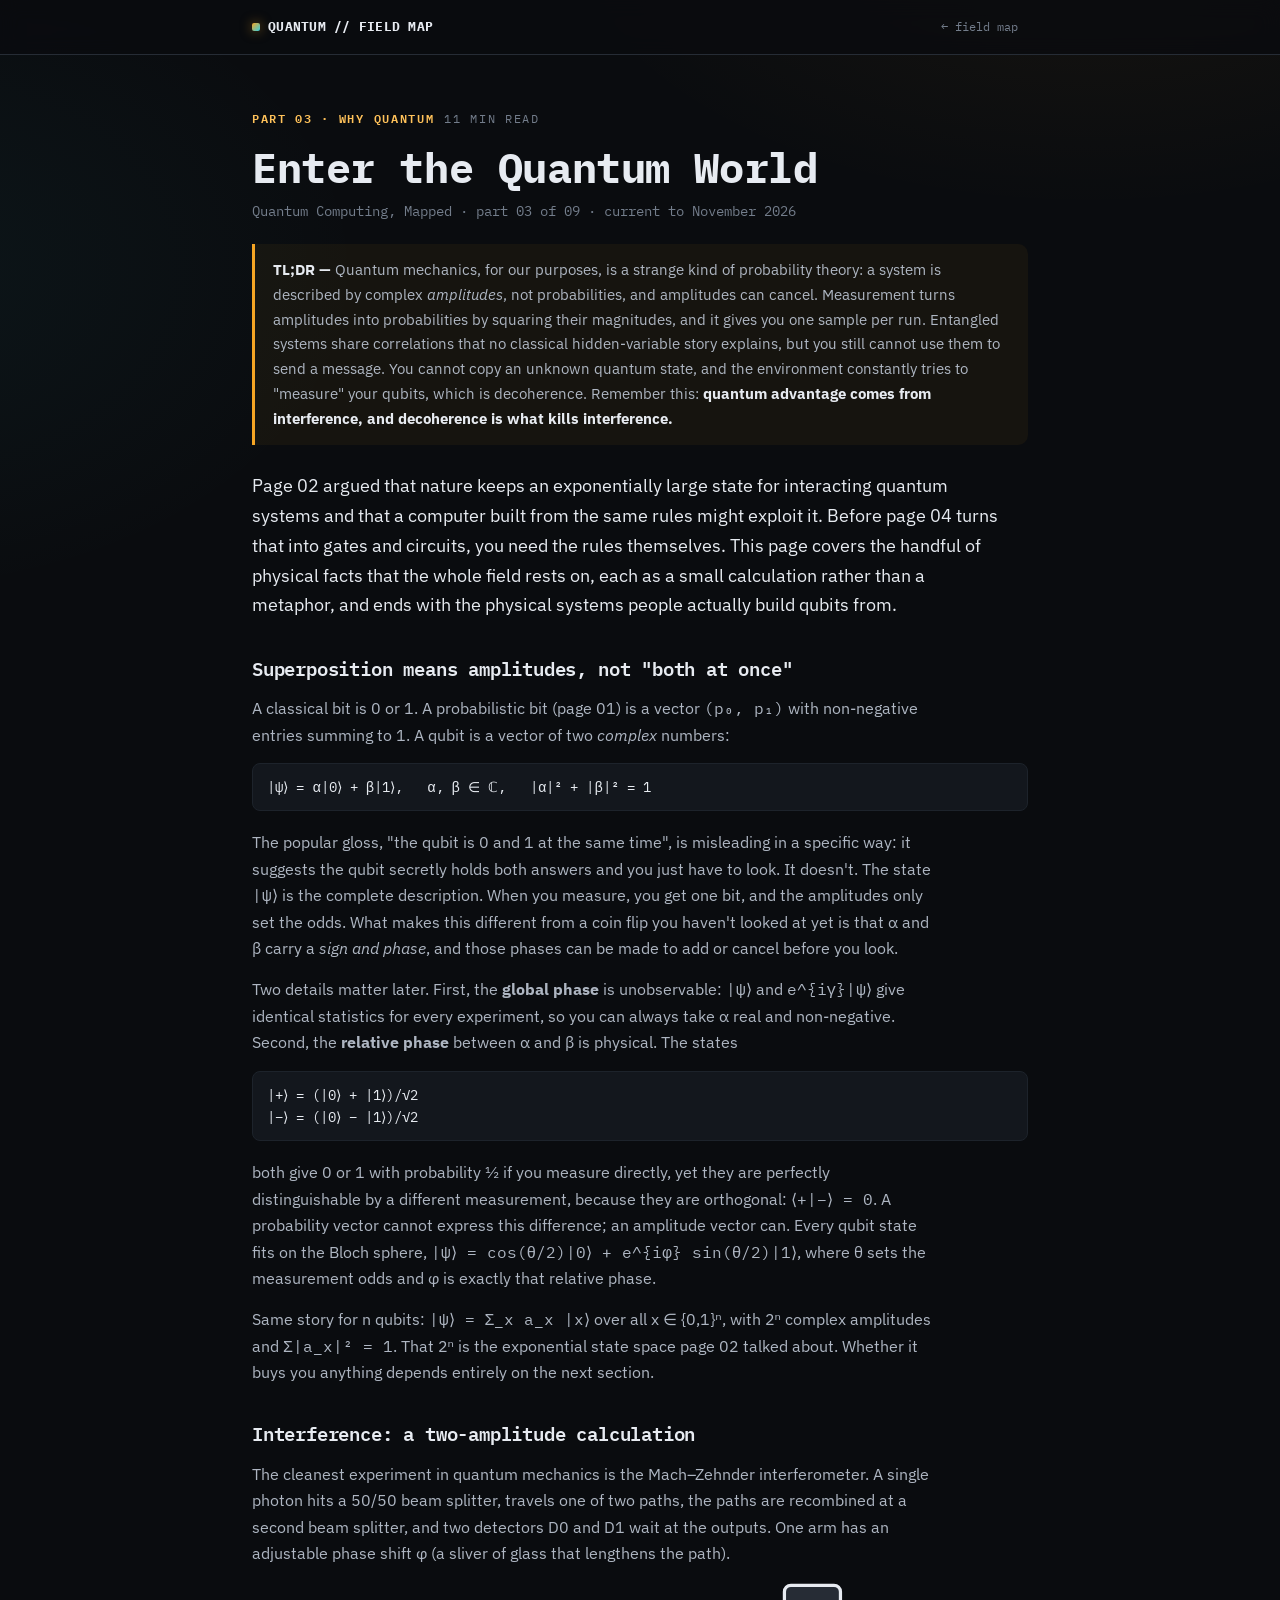
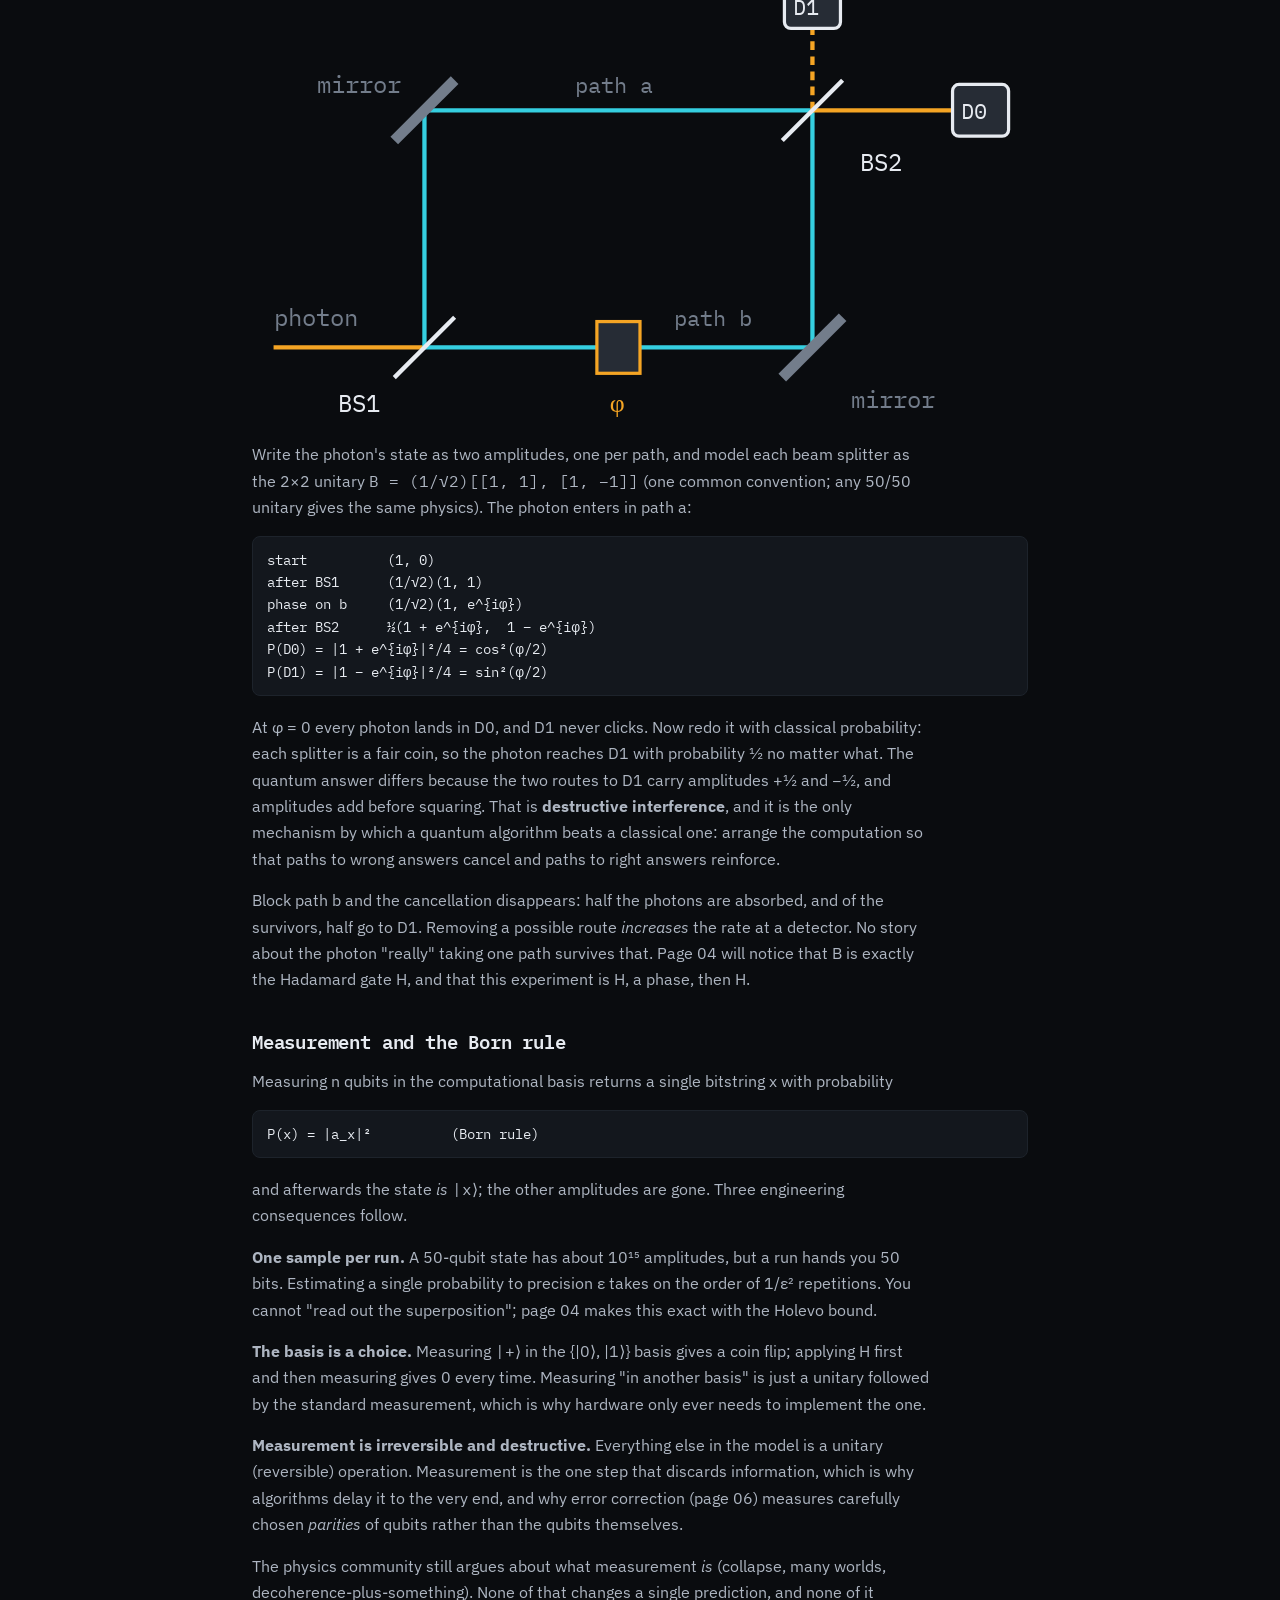
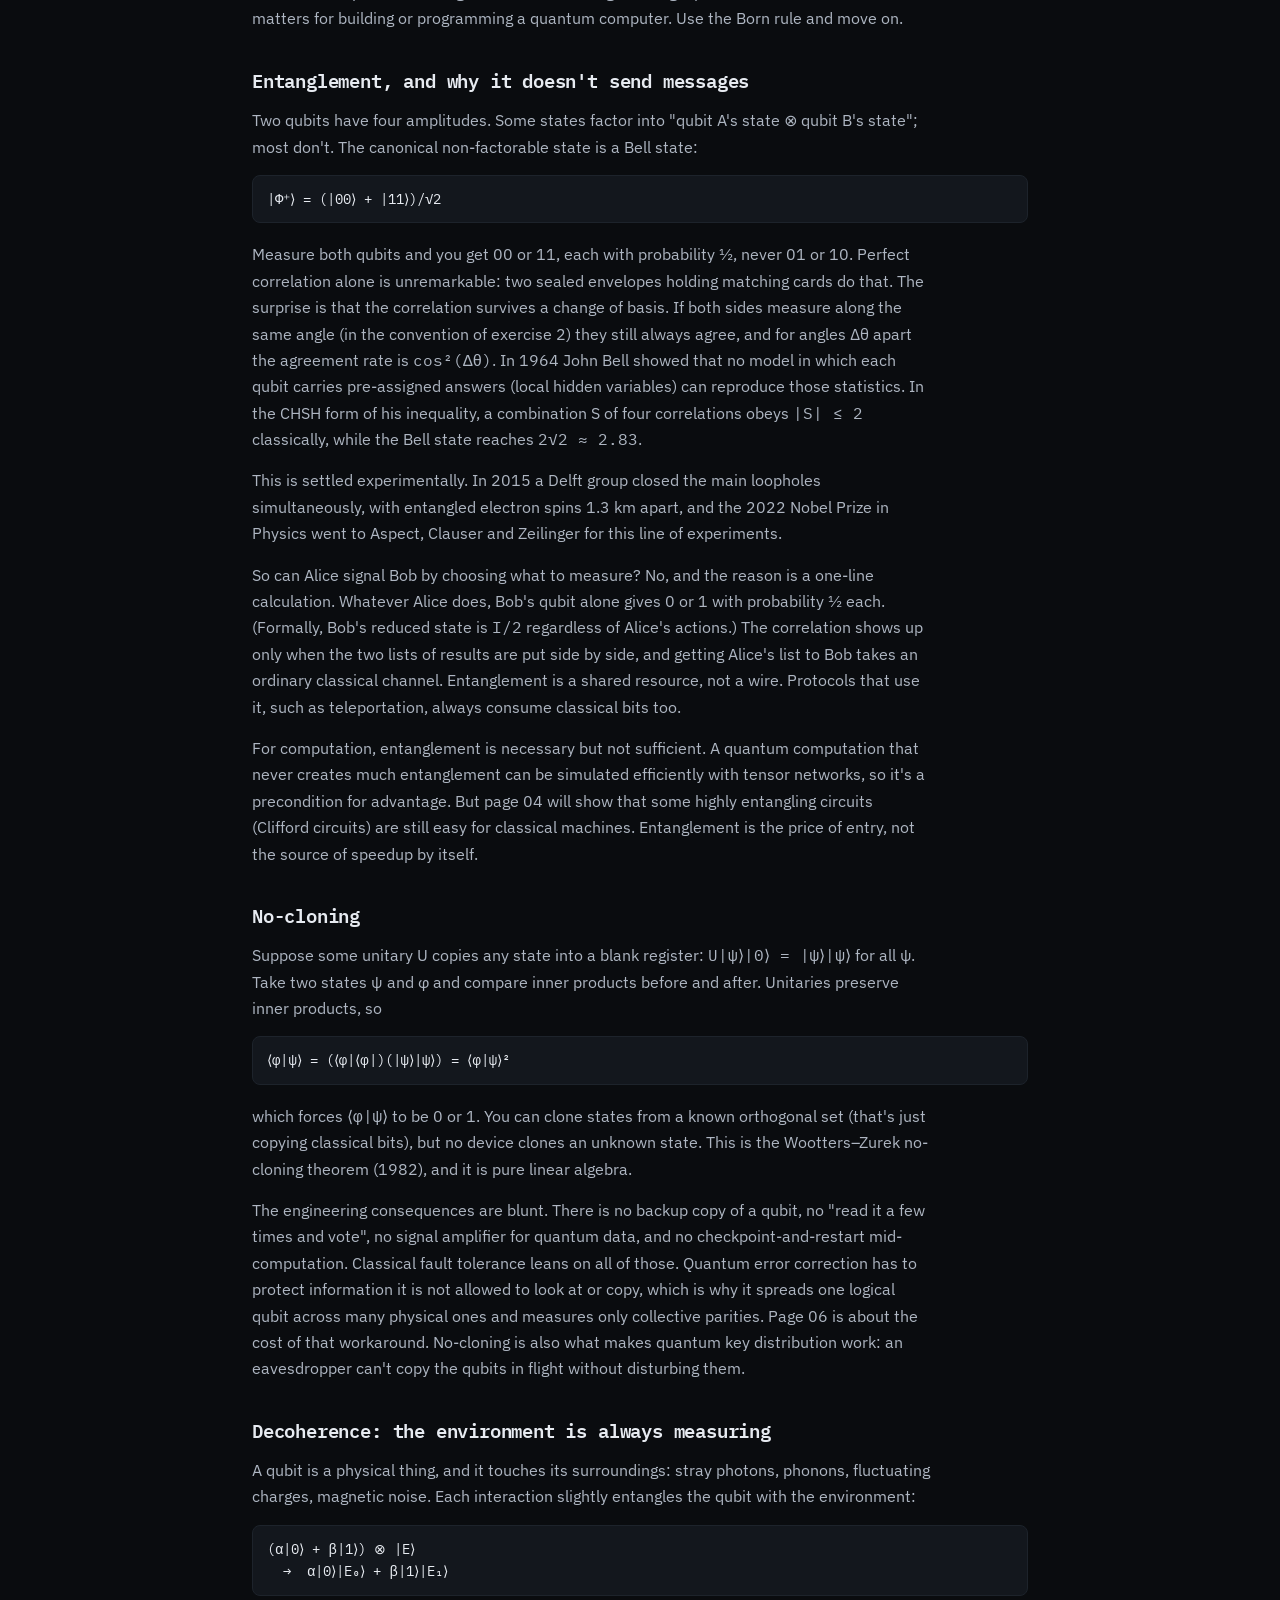
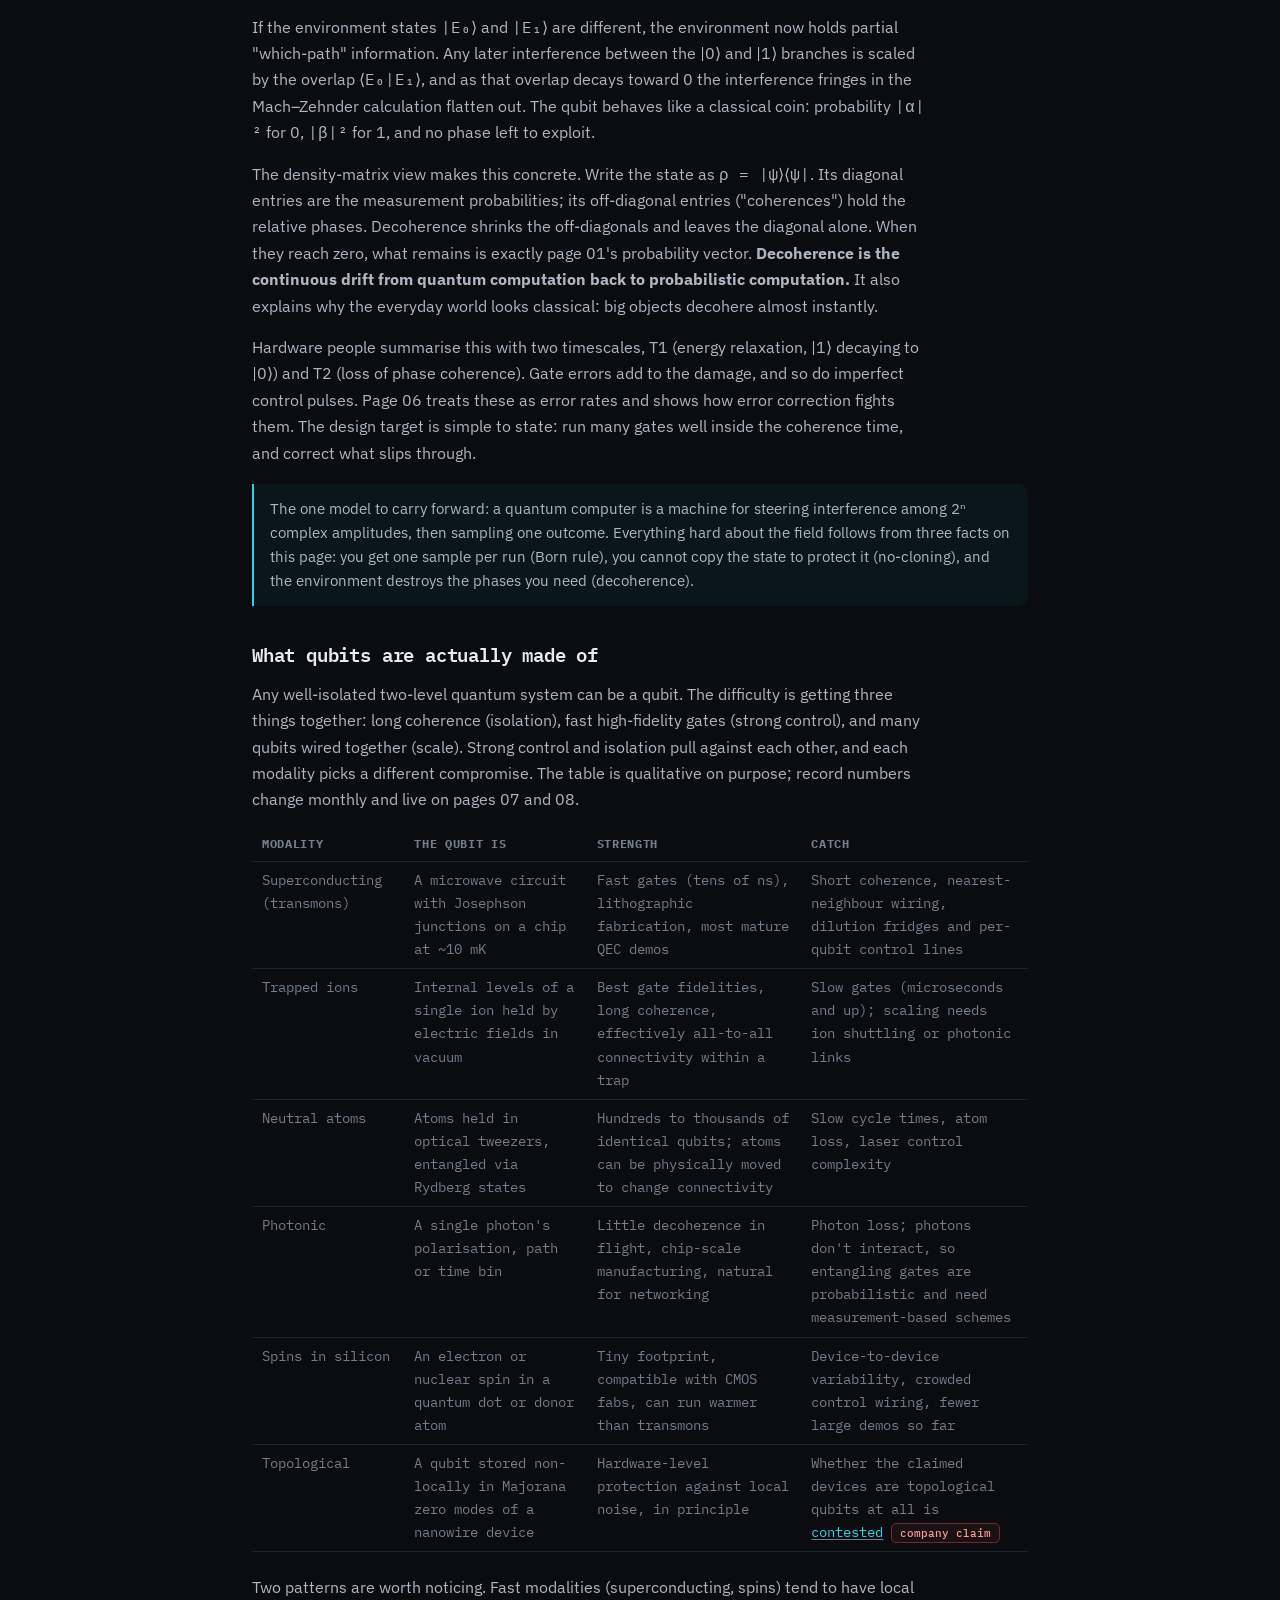
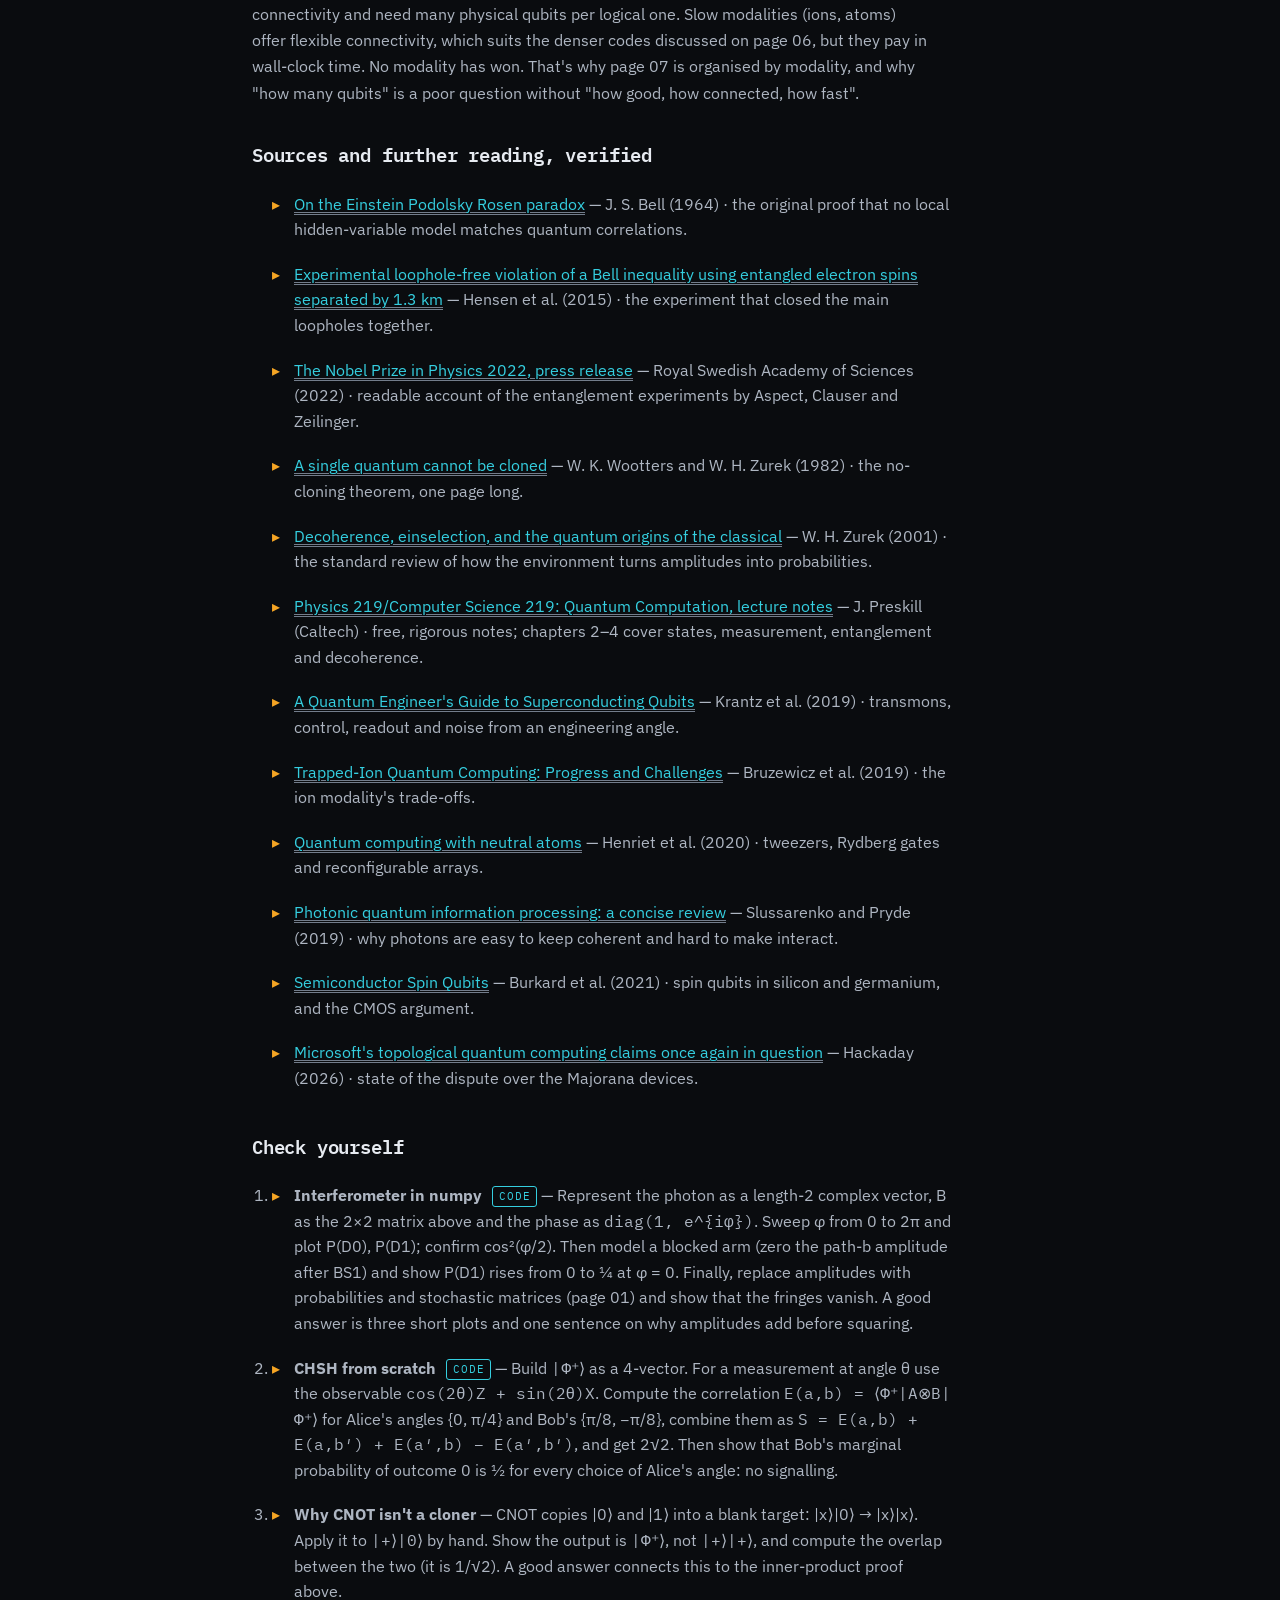
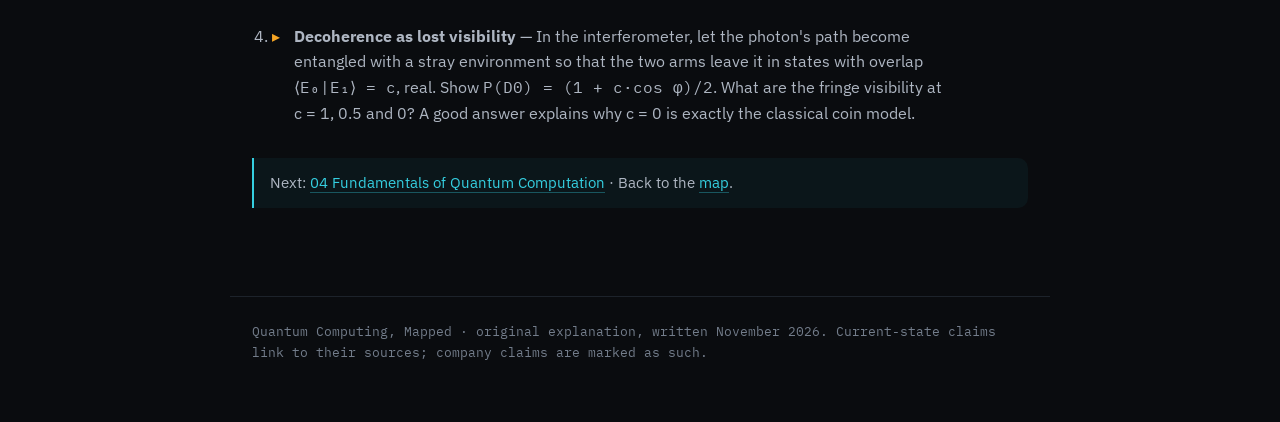
<file: parts/p03.html>
<!DOCTYPE html>
<html lang="en">
<head>
<meta charset="UTF-8" />
<meta name="viewport" content="width=device-width, initial-scale=1.0" />
<title>03 Enter the Quantum World — Quantum Computing, Mapped</title>
<meta name="description" content="The physics a software engineer needs: amplitudes, interference, the Born rule, entanglement, no-cloning, decoherence, and how real qubits are built." />
<link rel="preconnect" href="https://fonts.googleapis.com" />
<link rel="preconnect" href="https://fonts.gstatic.com" crossorigin />
<link href="https://fonts.googleapis.com/css2?family=IBM+Plex+Mono:wght@400;500;600;700&family=IBM+Plex+Sans:wght@400;500;600;700&display=swap" rel="stylesheet" />
<link rel="stylesheet" href="../paper.css" />
</head>
<body>
<header class="bar"><div class="bar-in">
  <div class="brand"><span class="dot"></span>QUANTUM&nbsp;//&nbsp;FIELD&nbsp;MAP</div>
  <a class="back" href="../index.html#why">← field map</a>
</div></header>
<main>
  <div class="eyebrow"><span class="box wb mono">PART 03 · WHY QUANTUM</span><span class="mono">11 min read</span></div>
  <h1>Enter the Quantum World</h1>
  <div class="authors">Quantum Computing, Mapped · part 03 of 09 · current to November 2026</div>

  <div class="tldr"><b>TL;DR —</b> Quantum mechanics, for our purposes, is a strange kind of probability theory: a system is described by complex <i>amplitudes</i>, not probabilities, and amplitudes can cancel. Measurement turns amplitudes into probabilities by squaring their magnitudes, and it gives you one sample per run. Entangled systems share correlations that no classical hidden-variable story explains, but you still cannot use them to send a message. You cannot copy an unknown quantum state, and the environment constantly tries to "measure" your qubits, which is decoherence. Remember this: <b>quantum advantage comes from interference, and decoherence is what kills interference.</b></div>

  <p class="lead">Page 02 argued that nature keeps an exponentially large state for interacting quantum systems and that a computer built from the same rules might exploit it. Before page 04 turns that into gates and circuits, you need the rules themselves. This page covers the handful of physical facts that the whole field rests on, each as a small calculation rather than a metaphor, and ends with the physical systems people actually build qubits from.</p>

  <h2 id="amplitudes">Superposition means amplitudes, not "both at once"</h2>
  <p>A classical bit is 0 or 1. A probabilistic bit (page 01) is a vector <span class="mono">(p₀, p₁)</span> with non-negative entries summing to 1. A qubit is a vector of two <i>complex</i> numbers:</p>
  <div class="math">|ψ⟩ = α|0⟩ + β|1⟩,   α, β ∈ ℂ,   |α|² + |β|² = 1</div>
  <p>The popular gloss, "the qubit is 0 and 1 at the same time", is misleading in a specific way: it suggests the qubit secretly holds both answers and you just have to look. It doesn't. The state <span class="mono">|ψ⟩</span> is the complete description. When you measure, you get one bit, and the amplitudes only set the odds. What makes this different from a coin flip you haven't looked at yet is that α and β carry a <i>sign and phase</i>, and those phases can be made to add or cancel before you look.</p>
  <p>Two details matter later. First, the <b>global phase</b> is unobservable: <span class="mono">|ψ⟩</span> and <span class="mono">e^{iγ}|ψ⟩</span> give identical statistics for every experiment, so you can always take α real and non-negative. Second, the <b>relative phase</b> between α and β is physical. The states</p>
  <div class="math">|+⟩ = (|0⟩ + |1⟩)/√2
|−⟩ = (|0⟩ − |1⟩)/√2</div>
  <p>both give 0 or 1 with probability ½ if you measure directly, yet they are perfectly distinguishable by a different measurement, because they are orthogonal: <span class="mono">⟨+|−⟩ = 0</span>. A probability vector cannot express this difference; an amplitude vector can. Every qubit state fits on the Bloch sphere, <span class="mono">|ψ⟩ = cos(θ/2)|0⟩ + e^{iφ} sin(θ/2)|1⟩</span>, where θ sets the measurement odds and φ is exactly that relative phase.</p>
  <p>Same story for n qubits: <span class="mono">|ψ⟩ = Σ_x a_x |x⟩</span> over all x ∈ {0,1}ⁿ, with 2ⁿ complex amplitudes and <span class="mono">Σ|a_x|² = 1</span>. That 2ⁿ is the exponential state space page 02 talked about. Whether it buys you anything depends entirely on the next section.</p>

  <h2 id="interference">Interference: a two-amplitude calculation</h2>
  <p>The cleanest experiment in quantum mechanics is the Mach–Zehnder interferometer. A single photon hits a 50/50 beam splitter, travels one of two paths, the paths are recombined at a second beam splitter, and two detectors D0 and D1 wait at the outputs. One arm has an adjustable phase shift φ (a sliver of glass that lengthens the path).</p>

  <svg viewBox="0 0 360 210" role="img" aria-label="Mach–Zehnder interferometer: source, two beam splitters, two mirrors, a phase shifter on the lower arm, detectors D0 and D1">
    <line x1="10" y1="170" x2="80" y2="170" stroke="#F5A524" stroke-width="2"/>
    <line x1="80" y1="170" x2="260" y2="170" stroke="#35CFE0" stroke-width="2"/>
    <line x1="80" y1="170" x2="80" y2="60" stroke="#35CFE0" stroke-width="2"/>
    <line x1="80" y1="60" x2="260" y2="60" stroke="#35CFE0" stroke-width="2"/>
    <line x1="260" y1="170" x2="260" y2="60" stroke="#35CFE0" stroke-width="2"/>
    <line x1="260" y1="60" x2="325" y2="60" stroke="#F5A524" stroke-width="2"/>
    <line x1="260" y1="60" x2="260" y2="22" stroke="#F5A524" stroke-width="2" stroke-dasharray="4 3"/>
    <line x1="66" y1="184" x2="94" y2="156" stroke="#E7EBF1" stroke-width="2"/>
    <line x1="246" y1="74" x2="274" y2="46" stroke="#E7EBF1" stroke-width="2"/>
    <line x1="66" y1="74" x2="94" y2="46" stroke="#737D8B" stroke-width="5"/>
    <line x1="246" y1="184" x2="274" y2="156" stroke="#737D8B" stroke-width="5"/>
    <rect x="160" y="158" width="20" height="24" fill="#262C35" stroke="#F5A524" stroke-width="1.5"/>
    <rect x="325" y="48" width="26" height="24" rx="3" fill="#262C35" stroke="#E7EBF1" stroke-width="1.5"/>
    <rect x="247" y="2" width="26" height="20" rx="3" fill="#262C35" stroke="#E7EBF1" stroke-width="1.5"/>
    <text x="10" y="160" fill="#737D8B" font-family="IBM Plex Mono" font-size="11">photon</text>
    <text x="40" y="200" fill="#E7EBF1" font-family="IBM Plex Mono" font-size="11">BS1</text>
    <text x="282" y="88" fill="#E7EBF1" font-family="IBM Plex Mono" font-size="11">BS2</text>
    <text x="30" y="52" fill="#737D8B" font-family="IBM Plex Mono" font-size="11">mirror</text>
    <text x="278" y="198" fill="#737D8B" font-family="IBM Plex Mono" font-size="11">mirror</text>
    <text x="166" y="200" fill="#F5A524" font-family="IBM Plex Mono" font-size="12">φ</text>
    <text x="329" y="64" fill="#E7EBF1" font-family="IBM Plex Mono" font-size="10">D0</text>
    <text x="251" y="16" fill="#E7EBF1" font-family="IBM Plex Mono" font-size="10">D1</text>
    <text x="150" y="52" fill="#737D8B" font-family="IBM Plex Mono" font-size="10">path a</text>
    <text x="196" y="160" fill="#737D8B" font-family="IBM Plex Mono" font-size="10">path b</text>
  </svg>

  <p>Write the photon's state as two amplitudes, one per path, and model each beam splitter as the 2×2 unitary <span class="mono">B = (1/√2)[[1, 1], [1, −1]]</span> (one common convention; any 50/50 unitary gives the same physics). The photon enters in path a:</p>
  <div class="math">start          (1, 0)
after BS1      (1/√2)(1, 1)
phase on b     (1/√2)(1, e^{iφ})
after BS2      ½(1 + e^{iφ},  1 − e^{iφ})
P(D0) = |1 + e^{iφ}|²/4 = cos²(φ/2)
P(D1) = |1 − e^{iφ}|²/4 = sin²(φ/2)</div>
  <p>At φ = 0 every photon lands in D0, and D1 never clicks. Now redo it with classical probability: each splitter is a fair coin, so the photon reaches D1 with probability ½ no matter what. The quantum answer differs because the two routes to D1 carry amplitudes +½ and −½, and amplitudes add before squaring. That is <b>destructive interference</b>, and it is the only mechanism by which a quantum algorithm beats a classical one: arrange the computation so that paths to wrong answers cancel and paths to right answers reinforce.</p>
  <p>Block path b and the cancellation disappears: half the photons are absorbed, and of the survivors, half go to D1. Removing a possible route <i>increases</i> the rate at a detector. No story about the photon "really" taking one path survives that. Page 04 will notice that B is exactly the Hadamard gate H, and that this experiment is H, a phase, then H.</p>

  <h2 id="measurement">Measurement and the Born rule</h2>
  <p>Measuring n qubits in the computational basis returns a single bitstring x with probability</p>
  <div class="math">P(x) = |a_x|²          (Born rule)</div>
  <p>and afterwards the state <i>is</i> <span class="mono">|x⟩</span>; the other amplitudes are gone. Three engineering consequences follow.</p>
  <p><b>One sample per run.</b> A 50-qubit state has about 10¹⁵ amplitudes, but a run hands you 50 bits. Estimating a single probability to precision ε takes on the order of 1/ε² repetitions. You cannot "read out the superposition"; page 04 makes this exact with the Holevo bound.</p>
  <p><b>The basis is a choice.</b> Measuring <span class="mono">|+⟩</span> in the {|0⟩, |1⟩} basis gives a coin flip; applying H first and then measuring gives 0 every time. Measuring "in another basis" is just a unitary followed by the standard measurement, which is why hardware only ever needs to implement the one.</p>
  <p><b>Measurement is irreversible and destructive.</b> Everything else in the model is a unitary (reversible) operation. Measurement is the one step that discards information, which is why algorithms delay it to the very end, and why error correction (page 06) measures carefully chosen <i>parities</i> of qubits rather than the qubits themselves.</p>
  <p>The physics community still argues about what measurement <i>is</i> (collapse, many worlds, decoherence-plus-something). None of that changes a single prediction, and none of it matters for building or programming a quantum computer. Use the Born rule and move on.</p>

  <h2 id="entanglement">Entanglement, and why it doesn't send messages</h2>
  <p>Two qubits have four amplitudes. Some states factor into "qubit A's state ⊗ qubit B's state"; most don't. The canonical non-factorable state is a Bell state:</p>
  <div class="math">|Φ⁺⟩ = (|00⟩ + |11⟩)/√2</div>
  <p>Measure both qubits and you get 00 or 11, each with probability ½, never 01 or 10. Perfect correlation alone is unremarkable: two sealed envelopes holding matching cards do that. The surprise is that the correlation survives a change of basis. If both sides measure along the same angle (in the convention of exercise 2) they still always agree, and for angles Δθ apart the agreement rate is <span class="mono">cos²(Δθ)</span>. In 1964 John Bell showed that no model in which each qubit carries pre-assigned answers (local hidden variables) can reproduce those statistics. In the CHSH form of his inequality, a combination S of four correlations obeys <span class="mono">|S| ≤ 2</span> classically, while the Bell state reaches <span class="mono">2√2 ≈ 2.83</span>.</p>
  <p>This is settled experimentally. In 2015 a Delft group closed the main loopholes simultaneously, with entangled electron spins 1.3 km apart, and the 2022 Nobel Prize in Physics went to Aspect, Clauser and Zeilinger for this line of experiments.</p>
  <p>So can Alice signal Bob by choosing what to measure? No, and the reason is a one-line calculation. Whatever Alice does, Bob's qubit alone gives 0 or 1 with probability ½ each. (Formally, Bob's reduced state is <span class="mono">I/2</span> regardless of Alice's actions.) The correlation shows up only when the two lists of results are put side by side, and getting Alice's list to Bob takes an ordinary classical channel. Entanglement is a shared resource, not a wire. Protocols that use it, such as teleportation, always consume classical bits too.</p>
  <p>For computation, entanglement is necessary but not sufficient. A quantum computation that never creates much entanglement can be simulated efficiently with tensor networks, so it's a precondition for advantage. But page 04 will show that some highly entangling circuits (Clifford circuits) are still easy for classical machines. Entanglement is the price of entry, not the source of speedup by itself.</p>

  <h2 id="no-cloning">No-cloning</h2>
  <p>Suppose some unitary U copies any state into a blank register: <span class="mono">U|ψ⟩|0⟩ = |ψ⟩|ψ⟩</span> for all ψ. Take two states ψ and φ and compare inner products before and after. Unitaries preserve inner products, so</p>
  <div class="math">⟨φ|ψ⟩ = (⟨φ|⟨φ|)(|ψ⟩|ψ⟩) = ⟨φ|ψ⟩²</div>
  <p>which forces <span class="mono">⟨φ|ψ⟩</span> to be 0 or 1. You can clone states from a known orthogonal set (that's just copying classical bits), but no device clones an unknown state. This is the Wootters–Zurek no-cloning theorem (1982), and it is pure linear algebra.</p>
  <p>The engineering consequences are blunt. There is no backup copy of a qubit, no "read it a few times and vote", no signal amplifier for quantum data, and no checkpoint-and-restart mid-computation. Classical fault tolerance leans on all of those. Quantum error correction has to protect information it is not allowed to look at or copy, which is why it spreads one logical qubit across many physical ones and measures only collective parities. Page 06 is about the cost of that workaround. No-cloning is also what makes quantum key distribution work: an eavesdropper can't copy the qubits in flight without disturbing them.</p>

  <h2 id="decoherence">Decoherence: the environment is always measuring</h2>
  <p>A qubit is a physical thing, and it touches its surroundings: stray photons, phonons, fluctuating charges, magnetic noise. Each interaction slightly entangles the qubit with the environment:</p>
  <div class="math">(α|0⟩ + β|1⟩) ⊗ |E⟩
  →  α|0⟩|E₀⟩ + β|1⟩|E₁⟩</div>
  <p>If the environment states <span class="mono">|E₀⟩</span> and <span class="mono">|E₁⟩</span> are different, the environment now holds partial "which-path" information. Any later interference between the |0⟩ and |1⟩ branches is scaled by the overlap <span class="mono">⟨E₀|E₁⟩</span>, and as that overlap decays toward 0 the interference fringes in the Mach–Zehnder calculation flatten out. The qubit behaves like a classical coin: probability <span class="mono">|α|²</span> for 0, <span class="mono">|β|²</span> for 1, and no phase left to exploit.</p>
  <p>The density-matrix view makes this concrete. Write the state as <span class="mono">ρ = |ψ⟩⟨ψ|</span>. Its diagonal entries are the measurement probabilities; its off-diagonal entries ("coherences") hold the relative phases. Decoherence shrinks the off-diagonals and leaves the diagonal alone. When they reach zero, what remains is exactly page 01's probability vector. <b>Decoherence is the continuous drift from quantum computation back to probabilistic computation.</b> It also explains why the everyday world looks classical: big objects decohere almost instantly.</p>
  <p>Hardware people summarise this with two timescales, T1 (energy relaxation, |1⟩ decaying to |0⟩) and T2 (loss of phase coherence). Gate errors add to the damage, and so do imperfect control pulses. Page 06 treats these as error rates and shows how error correction fights them. The design target is simple to state: run many gates well inside the coherence time, and correct what slips through.</p>

  <div class="callout">The one model to carry forward: a quantum computer is a machine for steering interference among 2ⁿ complex amplitudes, then sampling one outcome. Everything hard about the field follows from three facts on this page: you get one sample per run (Born rule), you cannot copy the state to protect it (no-cloning), and the environment destroys the phases you need (decoherence).</div>

  <h2 id="modalities">What qubits are actually made of</h2>
  <p>Any well-isolated two-level quantum system can be a qubit. The difficulty is getting three things together: long coherence (isolation), fast high-fidelity gates (strong control), and many qubits wired together (scale). Strong control and isolation pull against each other, and each modality picks a different compromise. The table is qualitative on purpose; record numbers change monthly and live on pages 07 and 08.</p>
  <div class="scroll-x"><table class="kv">
    <tr><th>Modality</th><th>The qubit is</th><th>Strength</th><th>Catch</th></tr>
    <tr><td>Superconducting (transmons)</td><td>A microwave circuit with Josephson junctions on a chip at ~10 mK</td><td>Fast gates (tens of ns), lithographic fabrication, most mature QEC demos</td><td>Short coherence, nearest-neighbour wiring, dilution fridges and per-qubit control lines</td></tr>
    <tr><td>Trapped ions</td><td>Internal levels of a single ion held by electric fields in vacuum</td><td>Best gate fidelities, long coherence, effectively all-to-all connectivity within a trap</td><td>Slow gates (microseconds and up); scaling needs ion shuttling or photonic links</td></tr>
    <tr><td>Neutral atoms</td><td>Atoms held in optical tweezers, entangled via Rydberg states</td><td>Hundreds to thousands of identical qubits; atoms can be physically moved to change connectivity</td><td>Slow cycle times, atom loss, laser control complexity</td></tr>
    <tr><td>Photonic</td><td>A single photon's polarisation, path or time bin</td><td>Little decoherence in flight, chip-scale manufacturing, natural for networking</td><td>Photon loss; photons don't interact, so entangling gates are probabilistic and need measurement-based schemes</td></tr>
    <tr><td>Spins in silicon</td><td>An electron or nuclear spin in a quantum dot or donor atom</td><td>Tiny footprint, compatible with CMOS fabs, can run warmer than transmons</td><td>Device-to-device variability, crowded control wiring, fewer large demos so far</td></tr>
    <tr><td>Topological</td><td>A qubit stored non-locally in Majorana zero modes of a nanowire device</td><td>Hardware-level protection against local noise, in principle</td><td>Whether the claimed devices are topological qubits at all is <a href="https://hackaday.com/2026/06/30/microsofts-topological-quantum-computing-claims-once-again-in-question/" target="_blank" rel="noopener">contested</a> <span class="tag co">company claim</span></td></tr>
  </table></div>
  <p>Two patterns are worth noticing. Fast modalities (superconducting, spins) tend to have local connectivity and need many physical qubits per logical one. Slow modalities (ions, atoms) offer flexible connectivity, which suits the denser codes discussed on page 06, but they pay in wall-clock time. No modality has won. That's why page 07 is organised by modality, and why "how many qubits" is a poor question without "how good, how connected, how fast".</p>

  <h2 id="sources">Sources and further reading, verified</h2>
  <ul class="readings">
    <li><a href="https://doi.org/10.1103/PhysicsPhysiqueFizika.1.195" target="_blank" rel="noopener">On the Einstein Podolsky Rosen paradox</a> — J. S. Bell (1964) · the original proof that no local hidden-variable model matches quantum correlations.</li>
    <li><a href="https://arxiv.org/abs/1508.05949" target="_blank" rel="noopener">Experimental loophole-free violation of a Bell inequality using entangled electron spins separated by 1.3 km</a> — Hensen et al. (2015) · the experiment that closed the main loopholes together.</li>
    <li><a href="https://www.nobelprize.org/prizes/physics/2022/press-release/" target="_blank" rel="noopener">The Nobel Prize in Physics 2022, press release</a> — Royal Swedish Academy of Sciences (2022) · readable account of the entanglement experiments by Aspect, Clauser and Zeilinger.</li>
    <li><a href="https://www.nature.com/articles/299802a0" target="_blank" rel="noopener">A single quantum cannot be cloned</a> — W. K. Wootters and W. H. Zurek (1982) · the no-cloning theorem, one page long.</li>
    <li><a href="https://arxiv.org/abs/quant-ph/0105127" target="_blank" rel="noopener">Decoherence, einselection, and the quantum origins of the classical</a> — W. H. Zurek (2001) · the standard review of how the environment turns amplitudes into probabilities.</li>
    <li><a href="https://www.preskill.caltech.edu/ph229/" target="_blank" rel="noopener">Physics 219/Computer Science 219: Quantum Computation, lecture notes</a> — J. Preskill (Caltech) · free, rigorous notes; chapters 2–4 cover states, measurement, entanglement and decoherence.</li>
    <li><a href="https://arxiv.org/abs/1904.06560" target="_blank" rel="noopener">A Quantum Engineer's Guide to Superconducting Qubits</a> — Krantz et al. (2019) · transmons, control, readout and noise from an engineering angle.</li>
    <li><a href="https://arxiv.org/abs/1904.04178" target="_blank" rel="noopener">Trapped-Ion Quantum Computing: Progress and Challenges</a> — Bruzewicz et al. (2019) · the ion modality's trade-offs.</li>
    <li><a href="https://arxiv.org/abs/2006.12326" target="_blank" rel="noopener">Quantum computing with neutral atoms</a> — Henriet et al. (2020) · tweezers, Rydberg gates and reconfigurable arrays.</li>
    <li><a href="https://arxiv.org/abs/1907.06331" target="_blank" rel="noopener">Photonic quantum information processing: a concise review</a> — Slussarenko and Pryde (2019) · why photons are easy to keep coherent and hard to make interact.</li>
    <li><a href="https://arxiv.org/abs/2112.08863" target="_blank" rel="noopener">Semiconductor Spin Qubits</a> — Burkard et al. (2021) · spin qubits in silicon and germanium, and the CMOS argument.</li>
    <li><a href="https://hackaday.com/2026/06/30/microsofts-topological-quantum-computing-claims-once-again-in-question/" target="_blank" rel="noopener">Microsoft's topological quantum computing claims once again in question</a> — Hackaday (2026) · state of the dispute over the Majorana devices.</li>
  </ul>

  <h2 id="exercises">Check yourself</h2>
  <ol class="exercises">
    <li><b>Interferometer in numpy</b> <span class="code">code</span> — Represent the photon as a length-2 complex vector, B as the 2×2 matrix above and the phase as <span class="mono">diag(1, e^{iφ})</span>. Sweep φ from 0 to 2π and plot P(D0), P(D1); confirm cos²(φ/2). Then model a blocked arm (zero the path-b amplitude after BS1) and show P(D1) rises from 0 to ¼ at φ = 0. Finally, replace amplitudes with probabilities and stochastic matrices (page 01) and show that the fringes vanish. A good answer is three short plots and one sentence on why amplitudes add before squaring.</li>
    <li><b>CHSH from scratch</b> <span class="code">code</span> — Build <span class="mono">|Φ⁺⟩</span> as a 4-vector. For a measurement at angle θ use the observable <span class="mono">cos(2θ)Z + sin(2θ)X</span>. Compute the correlation <span class="mono">E(a,b) = ⟨Φ⁺|A⊗B|Φ⁺⟩</span> for Alice's angles {0, π/4} and Bob's {π/8, −π/8}, combine them as <span class="mono">S = E(a,b) + E(a,b′) + E(a′,b) − E(a′,b′)</span>, and get 2√2. Then show that Bob's marginal probability of outcome 0 is ½ for every choice of Alice's angle: no signalling.</li>
    <li><b>Why CNOT isn't a cloner</b> — CNOT copies |0⟩ and |1⟩ into a blank target: |x⟩|0⟩ → |x⟩|x⟩. Apply it to <span class="mono">|+⟩|0⟩</span> by hand. Show the output is <span class="mono">|Φ⁺⟩</span>, not <span class="mono">|+⟩|+⟩</span>, and compute the overlap between the two (it is 1/√2). A good answer connects this to the inner-product proof above.</li>
    <li><b>Decoherence as lost visibility</b> — In the interferometer, let the photon's path become entangled with a stray environment so that the two arms leave it in states with overlap <span class="mono">⟨E₀|E₁⟩ = c</span>, real. Show <span class="mono">P(D0) = (1 + c·cos φ)/2</span>. What are the fringe visibility at c = 1, 0.5 and 0? A good answer explains why c = 0 is exactly the classical coin model.</li>
  </ol>

  <div class="callout">Next: <a class="lnk" href="p04.html">04 Fundamentals of Quantum Computation</a> · Back to the <a class="lnk" href="../index.html#why">map</a>.</div>
</main>
<footer>Quantum Computing, Mapped · original explanation, written November 2026. Current-state claims link to their sources; company claims are marked as such.</footer>
<!-- Private comments mode, inert unless ?annotate=1 (see assets/annotate.js in idvorkin-ai-tools.github.io) -->
<script src="https://idvorkin-ai-tools.github.io/assets/annotate.js" defer></script>
</body>
</html>
</file>
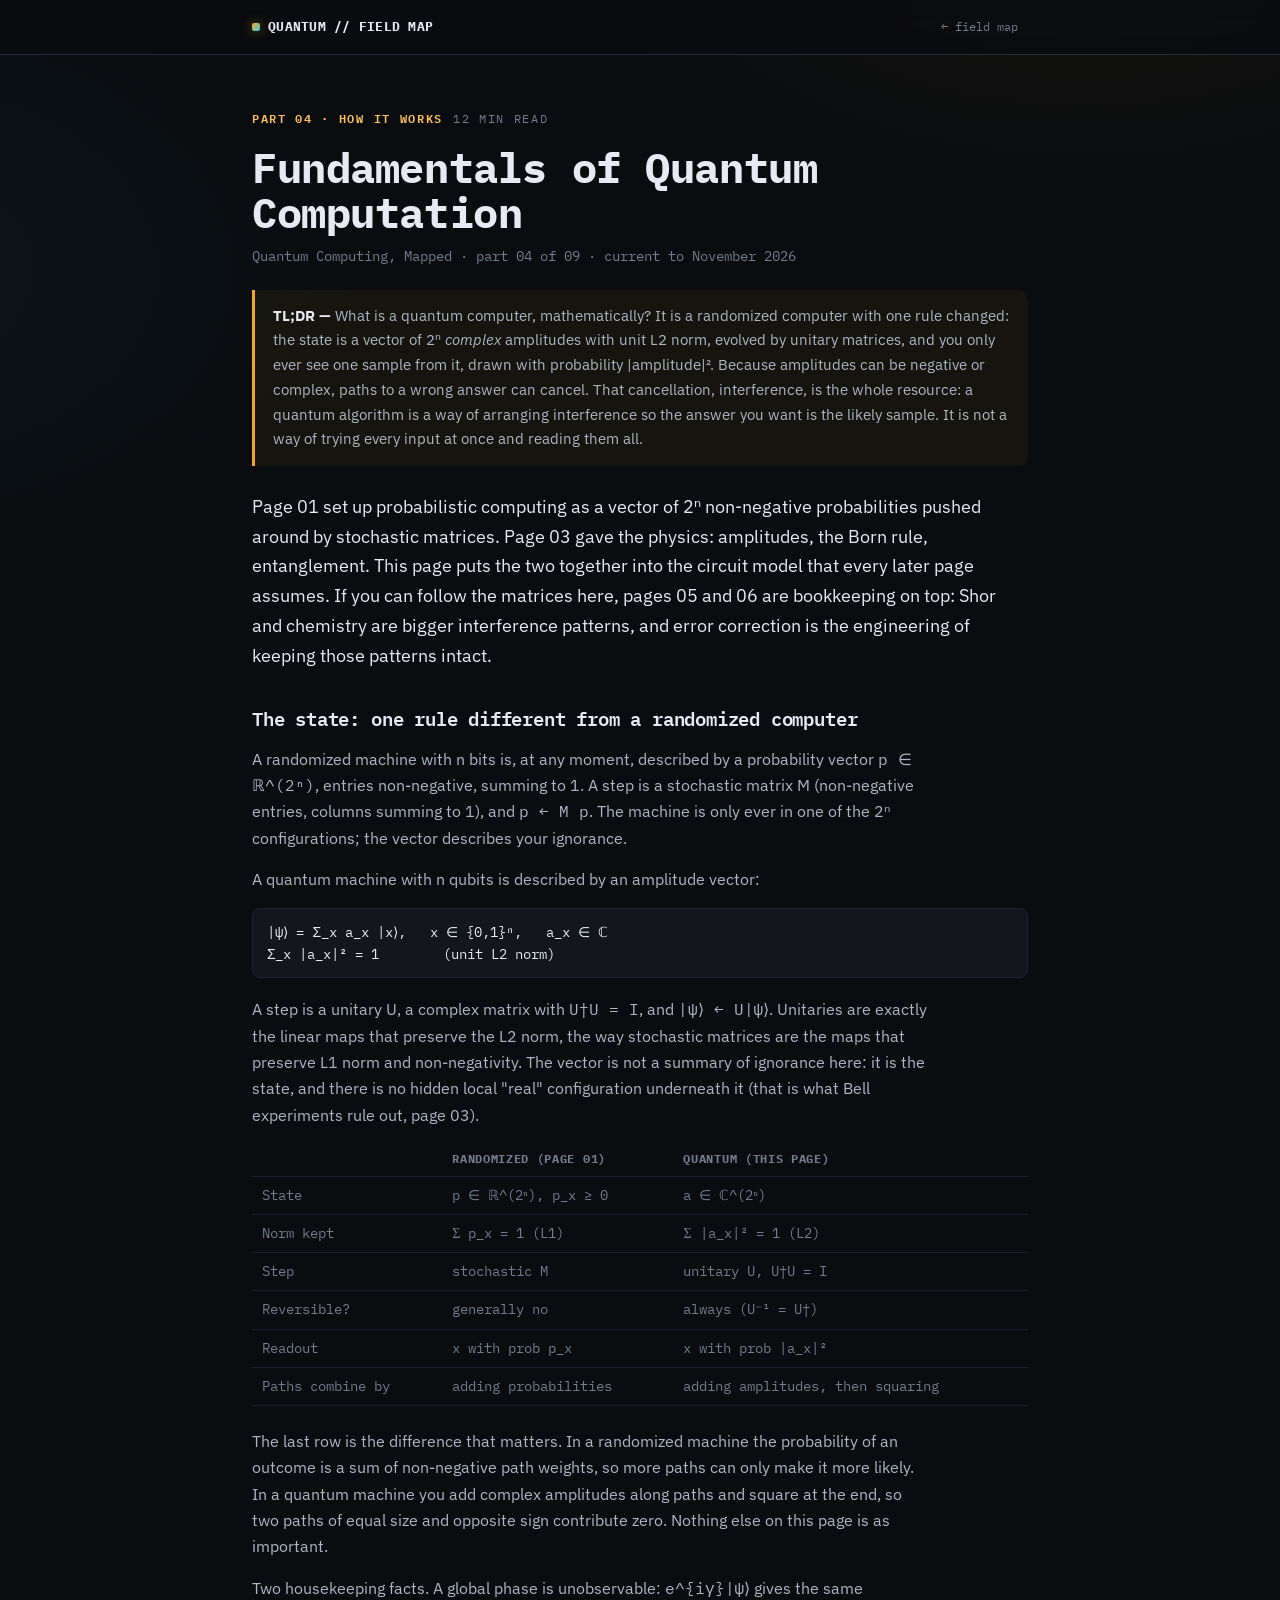
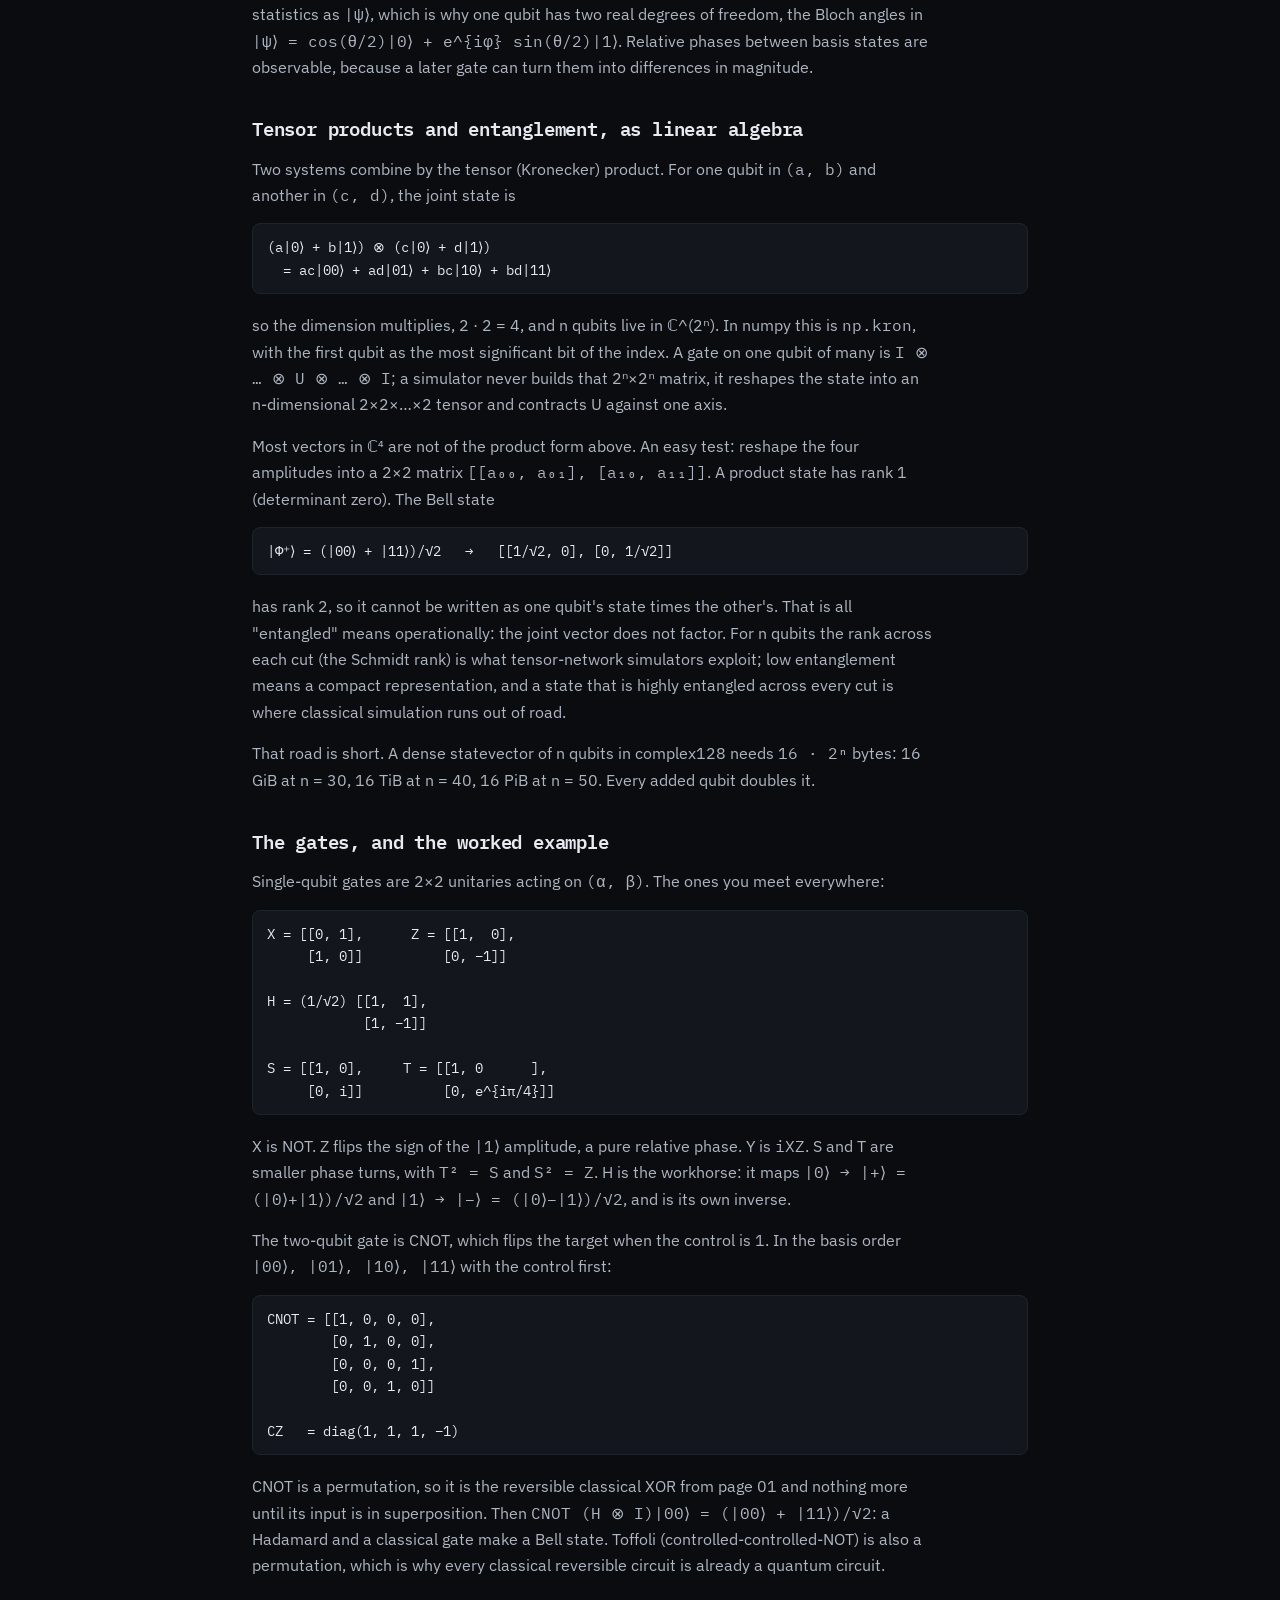
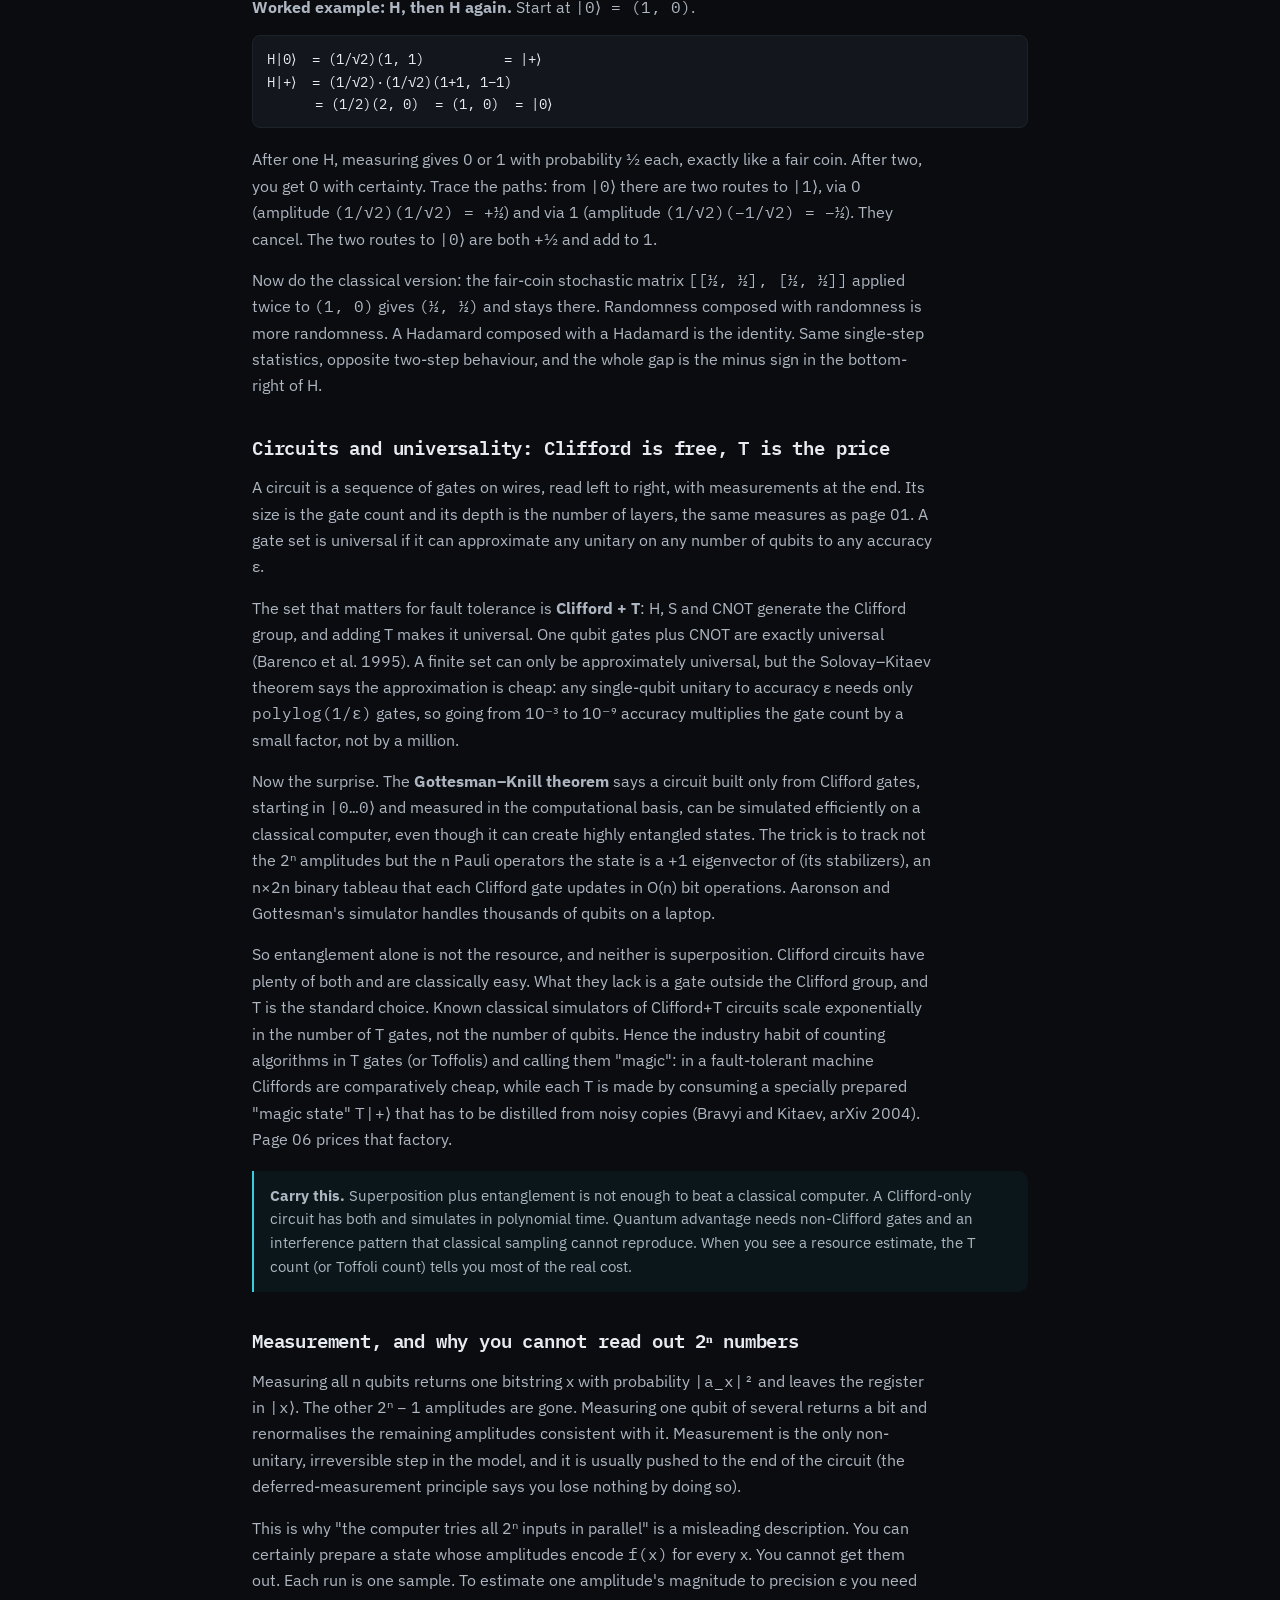
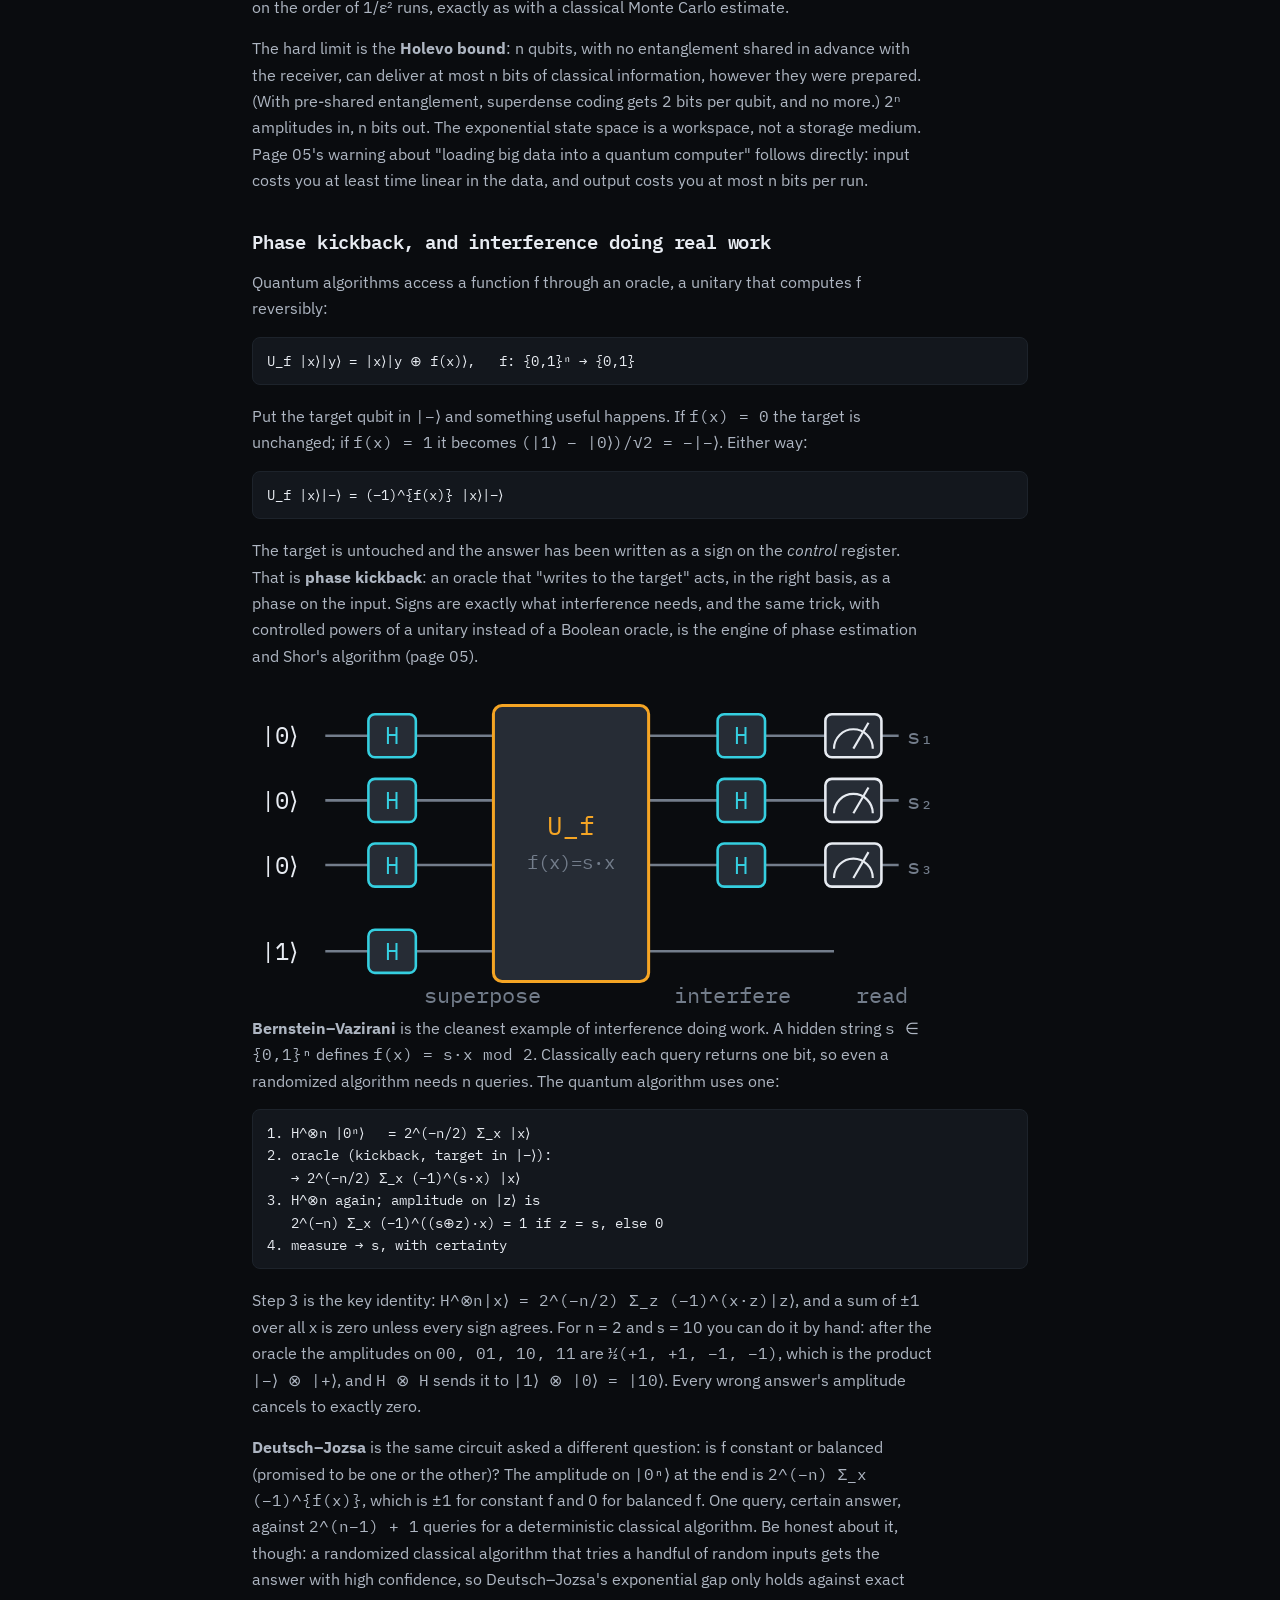
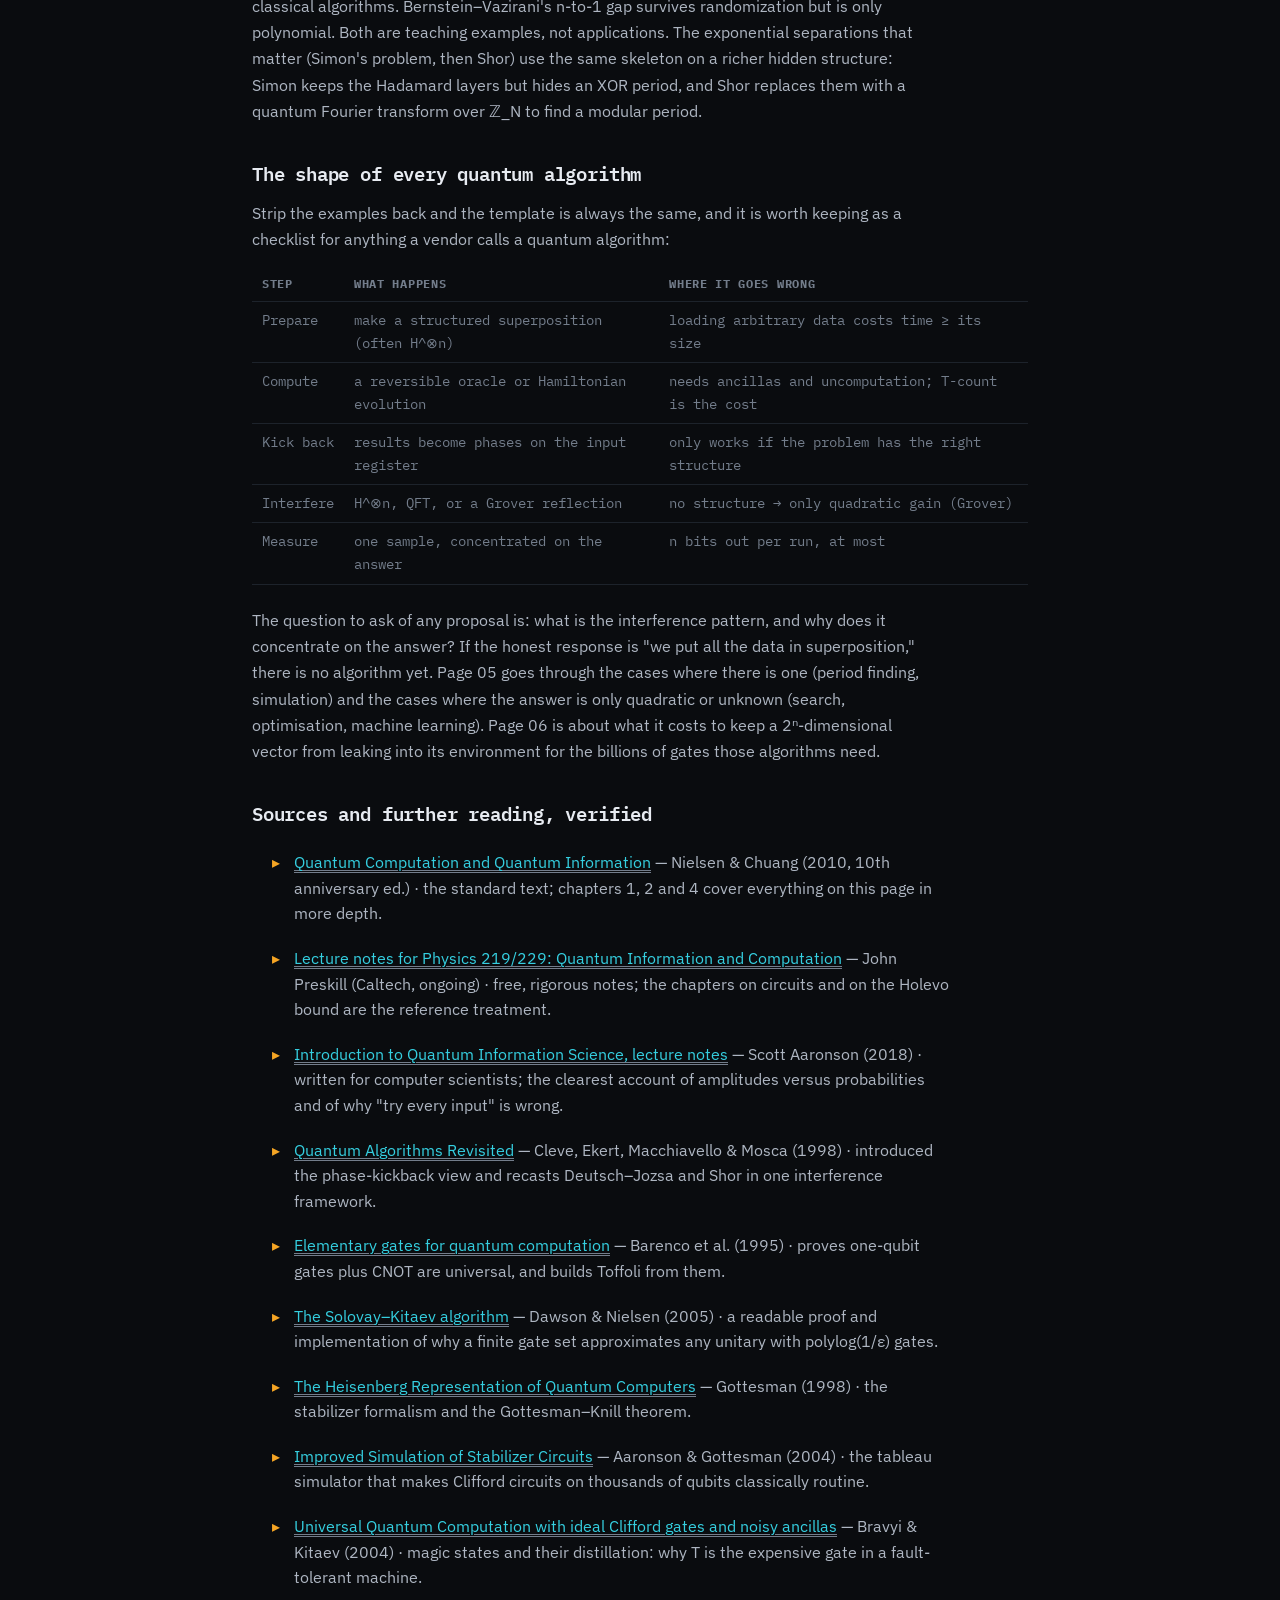
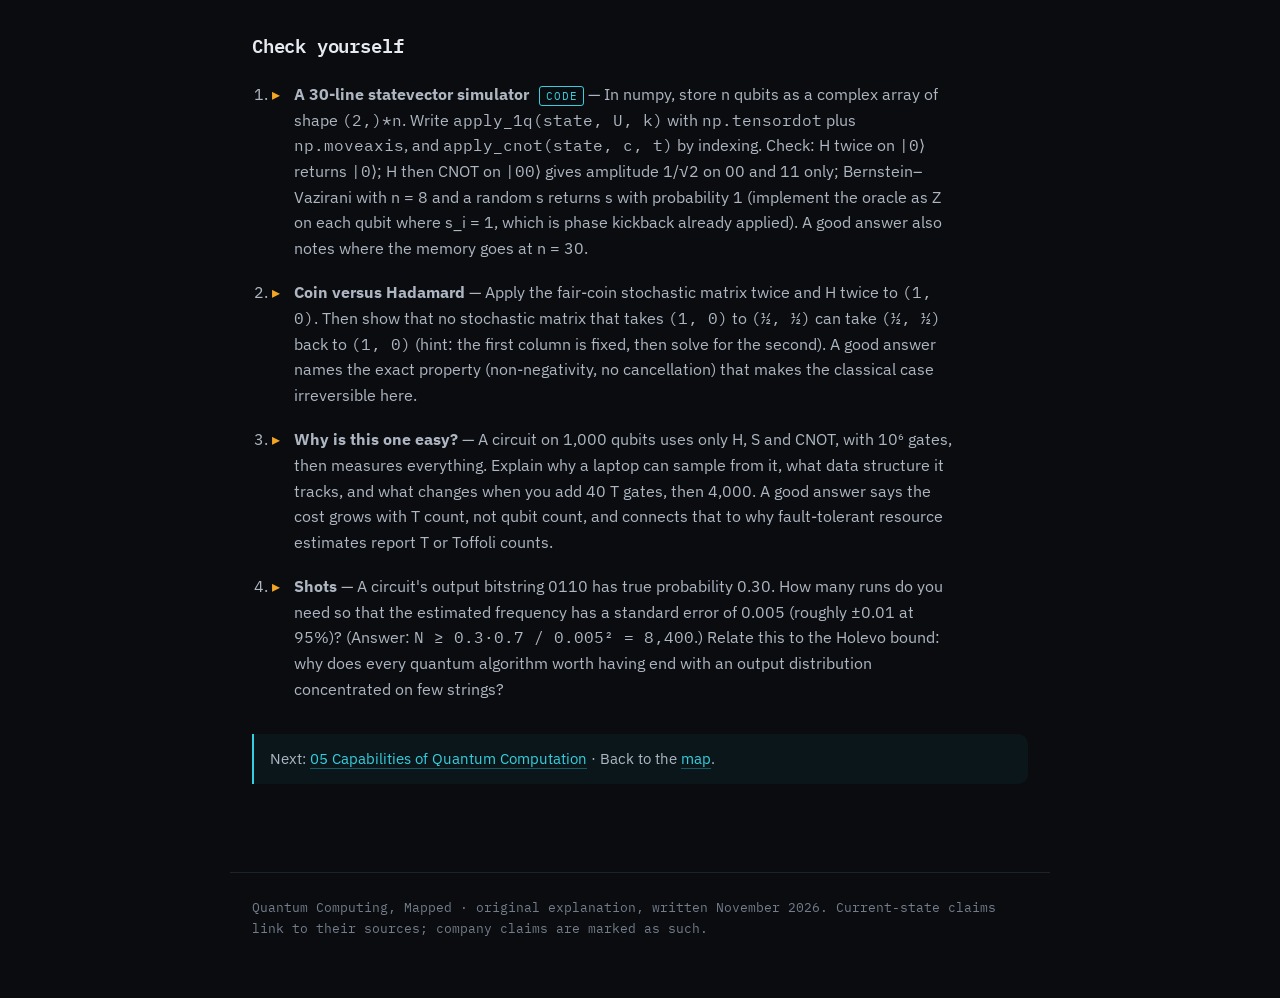
<file: parts/p04.html>
<!DOCTYPE html>
<html lang="en">
<head>
<meta charset="UTF-8" />
<meta name="viewport" content="width=device-width, initial-scale=1.0" />
<title>04 Fundamentals of Quantum Computation — Quantum Computing, Mapped</title>
<meta name="description" content="The core math of quantum computing: state vectors, tensor products, unitary gates, Clifford+T, measurement, interference and phase kickback, worked end to end." />
<link rel="preconnect" href="https://fonts.googleapis.com" />
<link rel="preconnect" href="https://fonts.gstatic.com" crossorigin />
<link href="https://fonts.googleapis.com/css2?family=IBM+Plex+Mono:wght@400;500;600;700&family=IBM+Plex+Sans:wght@400;500;600;700&display=swap" rel="stylesheet" />
<link rel="stylesheet" href="../paper.css" />
</head>
<body>
<header class="bar"><div class="bar-in">
  <div class="brand"><span class="dot"></span>QUANTUM&nbsp;//&nbsp;FIELD&nbsp;MAP</div>
  <a class="back" href="../index.html#how">← field map</a>
</div></header>
<main>
  <div class="eyebrow"><span class="box wb mono">PART 04 · HOW IT WORKS</span><span class="mono">12 min read</span></div>
  <h1>Fundamentals of Quantum Computation</h1>
  <div class="authors">Quantum Computing, Mapped · part 04 of 09 · current to November 2026</div>

  <div class="tldr"><b>TL;DR —</b> What is a quantum computer, mathematically? It is a randomized computer with one rule changed: the state is a vector of 2ⁿ <i>complex</i> amplitudes with unit L2 norm, evolved by unitary matrices, and you only ever see one sample from it, drawn with probability |amplitude|². Because amplitudes can be negative or complex, paths to a wrong answer can cancel. That cancellation, interference, is the whole resource: a quantum algorithm is a way of arranging interference so the answer you want is the likely sample. It is not a way of trying every input at once and reading them all.</div>

  <p class="lead">Page 01 set up probabilistic computing as a vector of 2ⁿ non-negative probabilities pushed around by stochastic matrices. Page 03 gave the physics: amplitudes, the Born rule, entanglement. This page puts the two together into the circuit model that every later page assumes. If you can follow the matrices here, pages 05 and 06 are bookkeeping on top: Shor and chemistry are bigger interference patterns, and error correction is the engineering of keeping those patterns intact.</p>

  <h2 id="state">The state: one rule different from a randomized computer</h2>

  <p>A randomized machine with n bits is, at any moment, described by a probability vector <span class="mono">p ∈ ℝ^(2ⁿ)</span>, entries non-negative, summing to 1. A step is a stochastic matrix M (non-negative entries, columns summing to 1), and <span class="mono">p ← M p</span>. The machine is only ever in one of the 2ⁿ configurations; the vector describes your ignorance.</p>

  <p>A quantum machine with n qubits is described by an amplitude vector:</p>

  <div class="math">|ψ⟩ = Σ_x a_x |x⟩,   x ∈ {0,1}ⁿ,   a_x ∈ ℂ
Σ_x |a_x|² = 1        (unit L2 norm)</div>

  <p>A step is a unitary U, a complex matrix with <span class="mono">U†U = I</span>, and <span class="mono">|ψ⟩ ← U|ψ⟩</span>. Unitaries are exactly the linear maps that preserve the L2 norm, the way stochastic matrices are the maps that preserve L1 norm and non-negativity. The vector is not a summary of ignorance here: it is the state, and there is no hidden local "real" configuration underneath it (that is what Bell experiments rule out, page 03).</p>

  <div class="scroll-x"><table class="kv">
    <tr><th></th><th>Randomized (page 01)</th><th>Quantum (this page)</th></tr>
    <tr><td>State</td><td>p ∈ ℝ^(2ⁿ), p_x ≥ 0</td><td>a ∈ ℂ^(2ⁿ)</td></tr>
    <tr><td>Norm kept</td><td>Σ p_x = 1 (L1)</td><td>Σ |a_x|² = 1 (L2)</td></tr>
    <tr><td>Step</td><td>stochastic M</td><td>unitary U, U†U = I</td></tr>
    <tr><td>Reversible?</td><td>generally no</td><td>always (U⁻¹ = U†)</td></tr>
    <tr><td>Readout</td><td>x with prob p_x</td><td>x with prob |a_x|²</td></tr>
    <tr><td>Paths combine by</td><td>adding probabilities</td><td>adding amplitudes, then squaring</td></tr>
  </table></div>

  <p>The last row is the difference that matters. In a randomized machine the probability of an outcome is a sum of non-negative path weights, so more paths can only make it more likely. In a quantum machine you add complex amplitudes along paths and square at the end, so two paths of equal size and opposite sign contribute zero. Nothing else on this page is as important.</p>

  <p>Two housekeeping facts. A global phase is unobservable: <span class="mono">e^{iγ}|ψ⟩</span> gives the same statistics as <span class="mono">|ψ⟩</span>, which is why one qubit has two real degrees of freedom, the Bloch angles in <span class="mono">|ψ⟩ = cos(θ/2)|0⟩ + e^{iφ} sin(θ/2)|1⟩</span>. Relative phases between basis states are observable, because a later gate can turn them into differences in magnitude.</p>

  <h2 id="tensor">Tensor products and entanglement, as linear algebra</h2>

  <p>Two systems combine by the tensor (Kronecker) product. For one qubit in <span class="mono">(a, b)</span> and another in <span class="mono">(c, d)</span>, the joint state is</p>

  <div class="math">(a|0⟩ + b|1⟩) ⊗ (c|0⟩ + d|1⟩)
  = ac|00⟩ + ad|01⟩ + bc|10⟩ + bd|11⟩</div>

  <p>so the dimension multiplies, 2 · 2 = 4, and n qubits live in ℂ^(2ⁿ). In numpy this is <span class="mono">np.kron</span>, with the first qubit as the most significant bit of the index. A gate on one qubit of many is <span class="mono">I ⊗ … ⊗ U ⊗ … ⊗ I</span>; a simulator never builds that 2ⁿ×2ⁿ matrix, it reshapes the state into an n-dimensional 2×2×…×2 tensor and contracts U against one axis.</p>

  <p>Most vectors in ℂ⁴ are not of the product form above. An easy test: reshape the four amplitudes into a 2×2 matrix <span class="mono">[[a₀₀, a₀₁], [a₁₀, a₁₁]]</span>. A product state has rank 1 (determinant zero). The Bell state</p>

  <div class="math">|Φ⁺⟩ = (|00⟩ + |11⟩)/√2   →   [[1/√2, 0], [0, 1/√2]]</div>

  <p>has rank 2, so it cannot be written as one qubit's state times the other's. That is all "entangled" means operationally: the joint vector does not factor. For n qubits the rank across each cut (the Schmidt rank) is what tensor-network simulators exploit; low entanglement means a compact representation, and a state that is highly entangled across every cut is where classical simulation runs out of road.</p>

  <p>That road is short. A dense statevector of n qubits in complex128 needs <span class="mono">16 · 2ⁿ</span> bytes: 16 GiB at n = 30, 16 TiB at n = 40, 16 PiB at n = 50. Every added qubit doubles it.</p>

  <h2 id="gates">The gates, and the worked example</h2>

  <p>Single-qubit gates are 2×2 unitaries acting on <span class="mono">(α, β)</span>. The ones you meet everywhere:</p>

  <div class="math">X = [[0, 1],      Z = [[1,  0],
     [1, 0]]          [0, −1]]

H = (1/√2) [[1,  1],
            [1, −1]]

S = [[1, 0],     T = [[1, 0      ],
     [0, i]]          [0, e^{iπ/4}]]</div>

  <p>X is NOT. Z flips the sign of the <span class="mono">|1⟩</span> amplitude, a pure relative phase. Y is <span class="mono">iXZ</span>. S and T are smaller phase turns, with <span class="mono">T² = S</span> and <span class="mono">S² = Z</span>. H is the workhorse: it maps <span class="mono">|0⟩ → |+⟩ = (|0⟩+|1⟩)/√2</span> and <span class="mono">|1⟩ → |−⟩ = (|0⟩−|1⟩)/√2</span>, and is its own inverse.</p>

  <p>The two-qubit gate is CNOT, which flips the target when the control is 1. In the basis order <span class="mono">|00⟩, |01⟩, |10⟩, |11⟩</span> with the control first:</p>

  <div class="math">CNOT = [[1, 0, 0, 0],
        [0, 1, 0, 0],
        [0, 0, 0, 1],
        [0, 0, 1, 0]]

CZ   = diag(1, 1, 1, −1)</div>

  <p>CNOT is a permutation, so it is the reversible classical XOR from page 01 and nothing more until its input is in superposition. Then <span class="mono">CNOT (H ⊗ I)|00⟩ = (|00⟩ + |11⟩)/√2</span>: a Hadamard and a classical gate make a Bell state. Toffoli (controlled-controlled-NOT) is also a permutation, which is why every classical reversible circuit is already a quantum circuit.</p>

  <p><b>Worked example: H, then H again.</b> Start at <span class="mono">|0⟩ = (1, 0)</span>.</p>

  <div class="math">H|0⟩  = (1/√2)(1, 1)          = |+⟩
H|+⟩  = (1/√2)·(1/√2)(1+1, 1−1)
      = (1/2)(2, 0)  = (1, 0)  = |0⟩</div>

  <p>After one H, measuring gives 0 or 1 with probability ½ each, exactly like a fair coin. After two, you get 0 with certainty. Trace the paths: from <span class="mono">|0⟩</span> there are two routes to <span class="mono">|1⟩</span>, via 0 (amplitude <span class="mono">(1/√2)(1/√2) = +½</span>) and via 1 (amplitude <span class="mono">(1/√2)(−1/√2) = −½</span>). They cancel. The two routes to <span class="mono">|0⟩</span> are both +½ and add to 1.</p>

  <p>Now do the classical version: the fair-coin stochastic matrix <span class="mono">[[½, ½], [½, ½]]</span> applied twice to <span class="mono">(1, 0)</span> gives <span class="mono">(½, ½)</span> and stays there. Randomness composed with randomness is more randomness. A Hadamard composed with a Hadamard is the identity. Same single-step statistics, opposite two-step behaviour, and the whole gap is the minus sign in the bottom-right of H.</p>

  <h2 id="universality">Circuits and universality: Clifford is free, T is the price</h2>

  <p>A circuit is a sequence of gates on wires, read left to right, with measurements at the end. Its size is the gate count and its depth is the number of layers, the same measures as page 01. A gate set is universal if it can approximate any unitary on any number of qubits to any accuracy ε.</p>

  <p>The set that matters for fault tolerance is <b>Clifford + T</b>: H, S and CNOT generate the Clifford group, and adding T makes it universal. One qubit gates plus CNOT are exactly universal (Barenco et al. 1995). A finite set can only be approximately universal, but the Solovay–Kitaev theorem says the approximation is cheap: any single-qubit unitary to accuracy ε needs only <span class="mono">polylog(1/ε)</span> gates, so going from 10⁻³ to 10⁻⁹ accuracy multiplies the gate count by a small factor, not by a million.</p>

  <p>Now the surprise. The <b>Gottesman–Knill theorem</b> says a circuit built only from Clifford gates, starting in <span class="mono">|0…0⟩</span> and measured in the computational basis, can be simulated efficiently on a classical computer, even though it can create highly entangled states. The trick is to track not the 2ⁿ amplitudes but the n Pauli operators the state is a +1 eigenvector of (its stabilizers), an n×2n binary tableau that each Clifford gate updates in O(n) bit operations. Aaronson and Gottesman's simulator handles thousands of qubits on a laptop.</p>

  <p>So entanglement alone is not the resource, and neither is superposition. Clifford circuits have plenty of both and are classically easy. What they lack is a gate outside the Clifford group, and T is the standard choice. Known classical simulators of Clifford+T circuits scale exponentially in the number of T gates, not the number of qubits. Hence the industry habit of counting algorithms in T gates (or Toffolis) and calling them "magic": in a fault-tolerant machine Cliffords are comparatively cheap, while each T is made by consuming a specially prepared "magic state" <span class="mono">T|+⟩</span> that has to be distilled from noisy copies (Bravyi and Kitaev, arXiv 2004). Page 06 prices that factory.</p>

  <div class="callout"><b>Carry this.</b> Superposition plus entanglement is not enough to beat a classical computer. A Clifford-only circuit has both and simulates in polynomial time. Quantum advantage needs non-Clifford gates and an interference pattern that classical sampling cannot reproduce. When you see a resource estimate, the T count (or Toffoli count) tells you most of the real cost.</div>

  <h2 id="measurement">Measurement, and why you cannot read out 2ⁿ numbers</h2>

  <p>Measuring all n qubits returns one bitstring x with probability <span class="mono">|a_x|²</span> and leaves the register in <span class="mono">|x⟩</span>. The other 2ⁿ − 1 amplitudes are gone. Measuring one qubit of several returns a bit and renormalises the remaining amplitudes consistent with it. Measurement is the only non-unitary, irreversible step in the model, and it is usually pushed to the end of the circuit (the deferred-measurement principle says you lose nothing by doing so).</p>

  <p>This is why "the computer tries all 2ⁿ inputs in parallel" is a misleading description. You can certainly prepare a state whose amplitudes encode <span class="mono">f(x)</span> for every x. You cannot get them out. Each run is one sample. To estimate one amplitude's magnitude to precision ε you need on the order of 1/ε² runs, exactly as with a classical Monte Carlo estimate.</p>

  <p>The hard limit is the <b>Holevo bound</b>: n qubits, with no entanglement shared in advance with the receiver, can deliver at most n bits of classical information, however they were prepared. (With pre-shared entanglement, superdense coding gets 2 bits per qubit, and no more.) 2ⁿ amplitudes in, n bits out. The exponential state space is a workspace, not a storage medium. Page 05's warning about "loading big data into a quantum computer" follows directly: input costs you at least time linear in the data, and output costs you at most n bits per run.</p>

  <h2 id="kickback">Phase kickback, and interference doing real work</h2>

  <p>Quantum algorithms access a function f through an oracle, a unitary that computes f reversibly:</p>

  <div class="math">U_f |x⟩|y⟩ = |x⟩|y ⊕ f(x)⟩,   f: {0,1}ⁿ → {0,1}</div>

  <p>Put the target qubit in <span class="mono">|−⟩</span> and something useful happens. If <span class="mono">f(x) = 0</span> the target is unchanged; if <span class="mono">f(x) = 1</span> it becomes <span class="mono">(|1⟩ − |0⟩)/√2 = −|−⟩</span>. Either way:</p>

  <div class="math">U_f |x⟩|−⟩ = (−1)^{f(x)} |x⟩|−⟩</div>

  <p>The target is untouched and the answer has been written as a sign on the <i>control</i> register. That is <b>phase kickback</b>: an oracle that "writes to the target" acts, in the right basis, as a phase on the input. Signs are exactly what interference needs, and the same trick, with controlled powers of a unitary instead of a Boolean oracle, is the engine of phase estimation and Shor's algorithm (page 05).</p>

  <svg viewBox="0 0 360 150" role="img" aria-label="Bernstein–Vazirani circuit: Hadamards on all inputs, one oracle call with the ancilla in the minus state, Hadamards again, then measure to read s">
    <g stroke="#737D8B" stroke-width="1.2">
      <line x1="34" y1="24" x2="300" y2="24" /><line x1="34" y1="54" x2="300" y2="54" /><line x1="34" y1="84" x2="300" y2="84" /><line x1="34" y1="124" x2="270" y2="124" />
    </g>
    <g font-family="IBM Plex Mono, monospace" font-size="11" fill="#E7EBF1">
      <text x="4" y="28">|0⟩</text><text x="4" y="58">|0⟩</text><text x="4" y="88">|0⟩</text><text x="4" y="128">|1⟩</text>
    </g>
    <g fill="#262C35" stroke="#35CFE0" stroke-width="1.2">
      <rect x="54" y="14" width="22" height="20" rx="3" /><rect x="54" y="44" width="22" height="20" rx="3" /><rect x="54" y="74" width="22" height="20" rx="3" /><rect x="54" y="114" width="22" height="20" rx="3" />
      <rect x="216" y="14" width="22" height="20" rx="3" /><rect x="216" y="44" width="22" height="20" rx="3" /><rect x="216" y="74" width="22" height="20" rx="3" />
    </g>
    <g font-family="IBM Plex Mono, monospace" font-size="11" fill="#35CFE0" text-anchor="middle">
      <text x="65" y="28">H</text><text x="65" y="58">H</text><text x="65" y="88">H</text><text x="65" y="128">H</text>
      <text x="227" y="28">H</text><text x="227" y="58">H</text><text x="227" y="88">H</text>
    </g>
    <rect x="112" y="10" width="72" height="128" rx="4" fill="#262C35" stroke="#F5A524" stroke-width="1.4" />
    <text x="148" y="70" font-family="IBM Plex Mono, monospace" font-size="12" fill="#F5A524" text-anchor="middle">U_f</text>
    <text x="148" y="86" font-family="IBM Plex Mono, monospace" font-size="9" fill="#737D8B" text-anchor="middle">f(x)=s·x</text>
    <g fill="#262C35" stroke="#E7EBF1" stroke-width="1.2">
      <rect x="266" y="14" width="26" height="20" rx="3" /><rect x="266" y="44" width="26" height="20" rx="3" /><rect x="266" y="74" width="26" height="20" rx="3" />
    </g>
    <g stroke="#E7EBF1" stroke-width="1" fill="none">
      <path d="M270 30 A9 9 0 0 1 288 30" /><path d="M270 60 A9 9 0 0 1 288 60" /><path d="M270 90 A9 9 0 0 1 288 90" />
      <line x1="279" y1="30" x2="286" y2="18" /><line x1="279" y1="60" x2="286" y2="48" /><line x1="279" y1="90" x2="286" y2="78" />
    </g>
    <g font-family="IBM Plex Mono, monospace" font-size="10" fill="#737D8B">
      <text x="304" y="28">s₁</text><text x="304" y="58">s₂</text><text x="304" y="88">s₃</text>
      <text x="80" y="148">superpose</text><text x="196" y="148">interfere</text><text x="280" y="148">read</text>
    </g>
  </svg>

  <p><b>Bernstein–Vazirani</b> is the cleanest example of interference doing work. A hidden string <span class="mono">s ∈ {0,1}ⁿ</span> defines <span class="mono">f(x) = s·x mod 2</span>. Classically each query returns one bit, so even a randomized algorithm needs n queries. The quantum algorithm uses one:</p>

  <div class="math">1. H^⊗n |0ⁿ⟩   = 2^(−n/2) Σ_x |x⟩
2. oracle (kickback, target in |−⟩):
   → 2^(−n/2) Σ_x (−1)^(s·x) |x⟩
3. H^⊗n again; amplitude on |z⟩ is
   2^(−n) Σ_x (−1)^((s⊕z)·x) = 1 if z = s, else 0
4. measure → s, with certainty</div>

  <p>Step 3 is the key identity: <span class="mono">H^⊗n|x⟩ = 2^(−n/2) Σ_z (−1)^(x·z)|z⟩</span>, and a sum of ±1 over all x is zero unless every sign agrees. For n = 2 and s = 10 you can do it by hand: after the oracle the amplitudes on <span class="mono">00, 01, 10, 11</span> are <span class="mono">½(+1, +1, −1, −1)</span>, which is the product <span class="mono">|−⟩ ⊗ |+⟩</span>, and <span class="mono">H ⊗ H</span> sends it to <span class="mono">|1⟩ ⊗ |0⟩ = |10⟩</span>. Every wrong answer's amplitude cancels to exactly zero.</p>

  <p><b>Deutsch–Jozsa</b> is the same circuit asked a different question: is f constant or balanced (promised to be one or the other)? The amplitude on <span class="mono">|0ⁿ⟩</span> at the end is <span class="mono">2^(−n) Σ_x (−1)^{f(x)}</span>, which is ±1 for constant f and 0 for balanced f. One query, certain answer, against <span class="mono">2^(n−1) + 1</span> queries for a deterministic classical algorithm. Be honest about it, though: a randomized classical algorithm that tries a handful of random inputs gets the answer with high confidence, so Deutsch–Jozsa's exponential gap only holds against exact classical algorithms. Bernstein–Vazirani's n-to-1 gap survives randomization but is only polynomial. Both are teaching examples, not applications. The exponential separations that matter (Simon's problem, then Shor) use the same skeleton on a richer hidden structure: Simon keeps the Hadamard layers but hides an XOR period, and Shor replaces them with a quantum Fourier transform over ℤ_N to find a modular period.</p>

  <h2 id="pattern">The shape of every quantum algorithm</h2>

  <p>Strip the examples back and the template is always the same, and it is worth keeping as a checklist for anything a vendor calls a quantum algorithm:</p>

  <div class="scroll-x"><table class="kv">
    <tr><th>Step</th><th>What happens</th><th>Where it goes wrong</th></tr>
    <tr><td>Prepare</td><td>make a structured superposition (often H^⊗n)</td><td>loading arbitrary data costs time ≥ its size</td></tr>
    <tr><td>Compute</td><td>a reversible oracle or Hamiltonian evolution</td><td>needs ancillas and uncomputation; T-count is the cost</td></tr>
    <tr><td>Kick back</td><td>results become phases on the input register</td><td>only works if the problem has the right structure</td></tr>
    <tr><td>Interfere</td><td>H^⊗n, QFT, or a Grover reflection</td><td>no structure → only quadratic gain (Grover)</td></tr>
    <tr><td>Measure</td><td>one sample, concentrated on the answer</td><td>n bits out per run, at most</td></tr>
  </table></div>

  <p>The question to ask of any proposal is: what is the interference pattern, and why does it concentrate on the answer? If the honest response is "we put all the data in superposition," there is no algorithm yet. Page 05 goes through the cases where there is one (period finding, simulation) and the cases where the answer is only quadratic or unknown (search, optimisation, machine learning). Page 06 is about what it costs to keep a 2ⁿ-dimensional vector from leaking into its environment for the billions of gates those algorithms need.</p>

  <h2 id="sources">Sources and further reading, verified</h2>
  <ul class="readings">
    <li><a href="https://doi.org/10.1017/CBO9780511976667" target="_blank" rel="noopener">Quantum Computation and Quantum Information</a> — Nielsen &amp; Chuang (2010, 10th anniversary ed.) · the standard text; chapters 1, 2 and 4 cover everything on this page in more depth.</li>
    <li><a href="https://www.preskill.caltech.edu/ph229/" target="_blank" rel="noopener">Lecture notes for Physics 219/229: Quantum Information and Computation</a> — John Preskill (Caltech, ongoing) · free, rigorous notes; the chapters on circuits and on the Holevo bound are the reference treatment.</li>
    <li><a href="https://www.scottaaronson.com/qclec.pdf" target="_blank" rel="noopener">Introduction to Quantum Information Science, lecture notes</a> — Scott Aaronson (2018) · written for computer scientists; the clearest account of amplitudes versus probabilities and of why "try every input" is wrong.</li>
    <li><a href="https://arxiv.org/abs/quant-ph/9708016" target="_blank" rel="noopener">Quantum Algorithms Revisited</a> — Cleve, Ekert, Macchiavello &amp; Mosca (1998) · introduced the phase-kickback view and recasts Deutsch–Jozsa and Shor in one interference framework.</li>
    <li><a href="https://arxiv.org/abs/quant-ph/9503016" target="_blank" rel="noopener">Elementary gates for quantum computation</a> — Barenco et al. (1995) · proves one-qubit gates plus CNOT are universal, and builds Toffoli from them.</li>
    <li><a href="https://arxiv.org/abs/quant-ph/0505030" target="_blank" rel="noopener">The Solovay–Kitaev algorithm</a> — Dawson &amp; Nielsen (2005) · a readable proof and implementation of why a finite gate set approximates any unitary with polylog(1/ε) gates.</li>
    <li><a href="https://arxiv.org/abs/quant-ph/9807006" target="_blank" rel="noopener">The Heisenberg Representation of Quantum Computers</a> — Gottesman (1998) · the stabilizer formalism and the Gottesman–Knill theorem.</li>
    <li><a href="https://arxiv.org/abs/quant-ph/0406196" target="_blank" rel="noopener">Improved Simulation of Stabilizer Circuits</a> — Aaronson &amp; Gottesman (2004) · the tableau simulator that makes Clifford circuits on thousands of qubits classically routine.</li>
    <li><a href="https://arxiv.org/abs/quant-ph/0403025" target="_blank" rel="noopener">Universal Quantum Computation with ideal Clifford gates and noisy ancillas</a> — Bravyi &amp; Kitaev (2004) · magic states and their distillation: why T is the expensive gate in a fault-tolerant machine.</li>
  </ul>

  <h2 id="exercises">Check yourself</h2>
  <ol class="exercises">
    <li><b>A 30-line statevector simulator</b> <span class="code">code</span> — In numpy, store n qubits as a complex array of shape <span class="mono">(2,)*n</span>. Write <span class="mono">apply_1q(state, U, k)</span> with <span class="mono">np.tensordot</span> plus <span class="mono">np.moveaxis</span>, and <span class="mono">apply_cnot(state, c, t)</span> by indexing. Check: H twice on <span class="mono">|0⟩</span> returns <span class="mono">|0⟩</span>; H then CNOT on <span class="mono">|00⟩</span> gives amplitude 1/√2 on 00 and 11 only; Bernstein–Vazirani with n = 8 and a random s returns s with probability 1 (implement the oracle as Z on each qubit where s_i = 1, which is phase kickback already applied). A good answer also notes where the memory goes at n = 30.</li>
    <li><b>Coin versus Hadamard</b> — Apply the fair-coin stochastic matrix twice and H twice to <span class="mono">(1, 0)</span>. Then show that no stochastic matrix that takes <span class="mono">(1, 0)</span> to <span class="mono">(½, ½)</span> can take <span class="mono">(½, ½)</span> back to <span class="mono">(1, 0)</span> (hint: the first column is fixed, then solve for the second). A good answer names the exact property (non-negativity, no cancellation) that makes the classical case irreversible here.</li>
    <li><b>Why is this one easy?</b> — A circuit on 1,000 qubits uses only H, S and CNOT, with 10⁶ gates, then measures everything. Explain why a laptop can sample from it, what data structure it tracks, and what changes when you add 40 T gates, then 4,000. A good answer says the cost grows with T count, not qubit count, and connects that to why fault-tolerant resource estimates report T or Toffoli counts.</li>
    <li><b>Shots</b> — A circuit's output bitstring 0110 has true probability 0.30. How many runs do you need so that the estimated frequency has a standard error of 0.005 (roughly ±0.01 at 95%)? (Answer: <span class="mono">N ≥ 0.3·0.7 / 0.005² = 8,400</span>.) Relate this to the Holevo bound: why does every quantum algorithm worth having end with an output distribution concentrated on few strings?</li>
  </ol>

  <div class="callout">Next: <a class="lnk" href="p05.html">05 Capabilities of Quantum Computation</a> · Back to the <a class="lnk" href="../index.html#how">map</a>.</div>
</main>
<footer>Quantum Computing, Mapped · original explanation, written November 2026. Current-state claims link to their sources; company claims are marked as such.</footer>
<!-- Private comments mode, inert unless ?annotate=1 (see assets/annotate.js in idvorkin-ai-tools.github.io) -->
<script src="https://idvorkin-ai-tools.github.io/assets/annotate.js" defer></script>
</body>
</html>
</file>
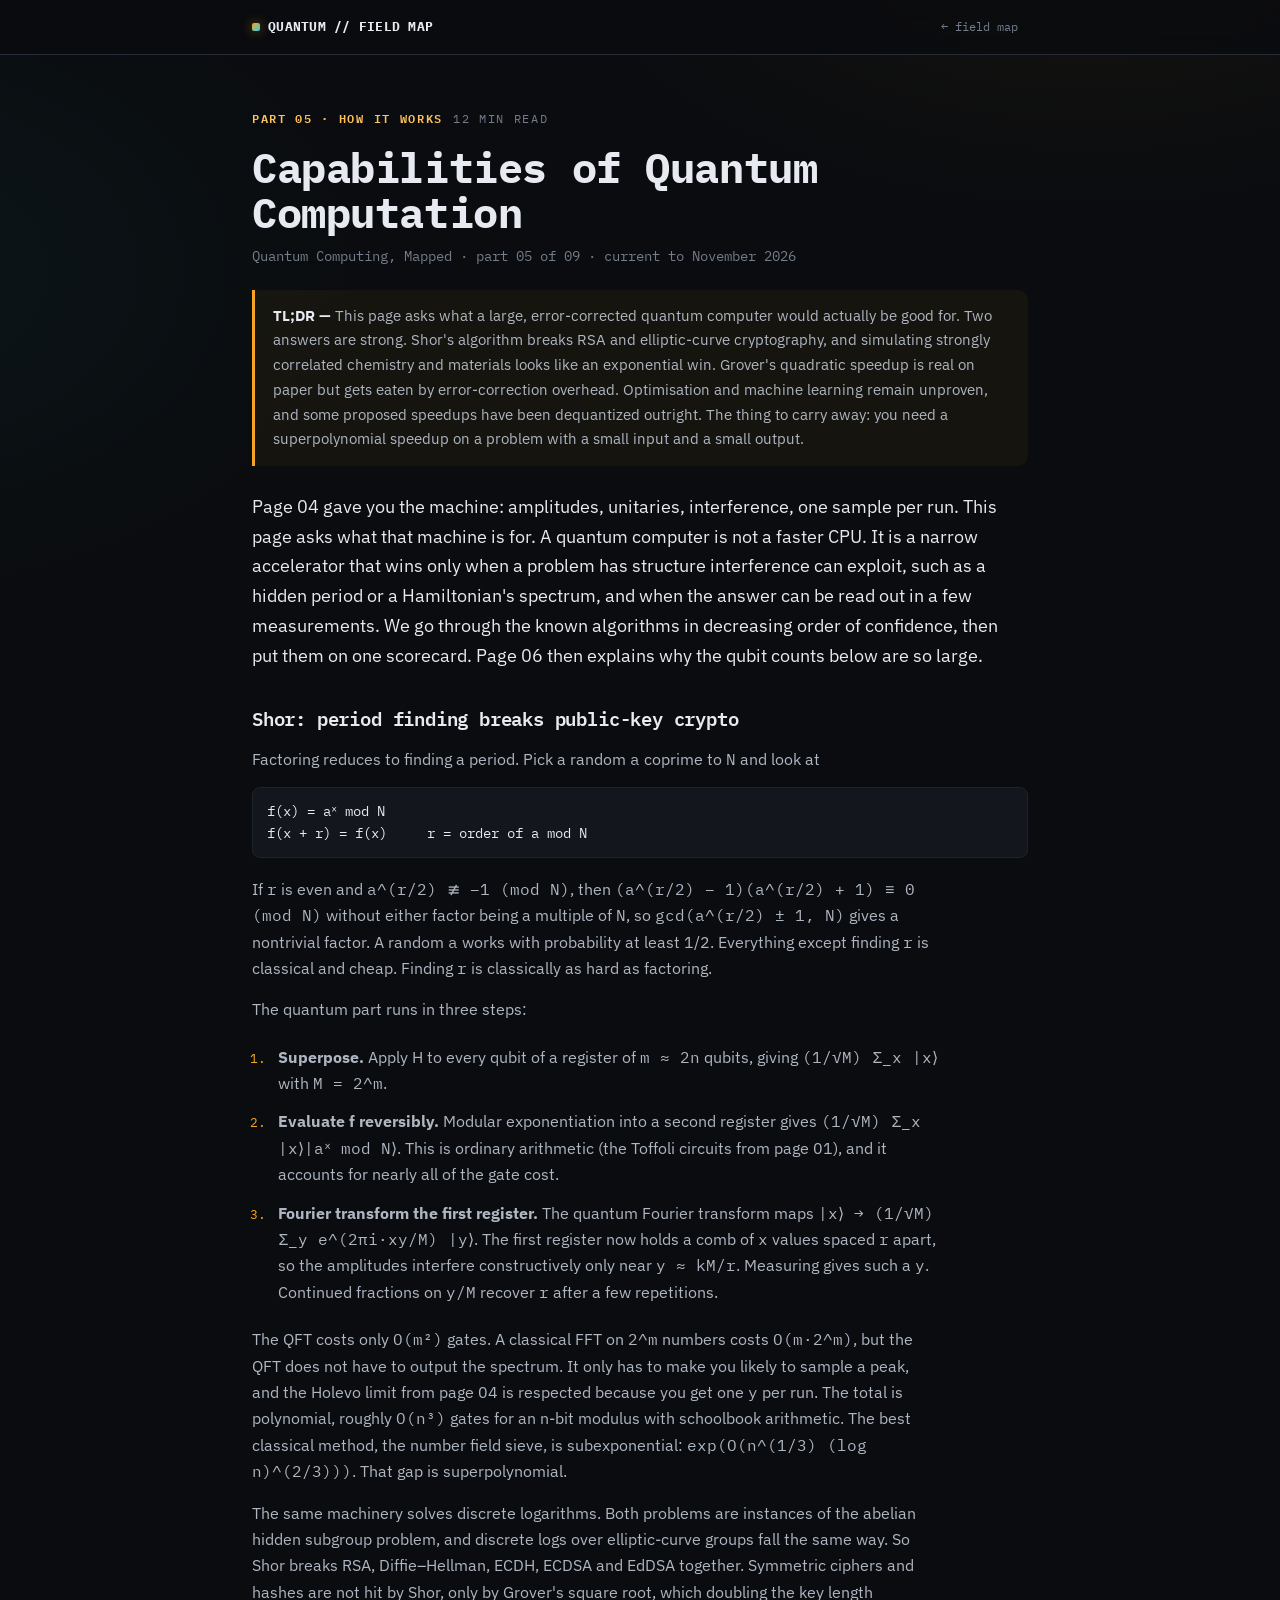
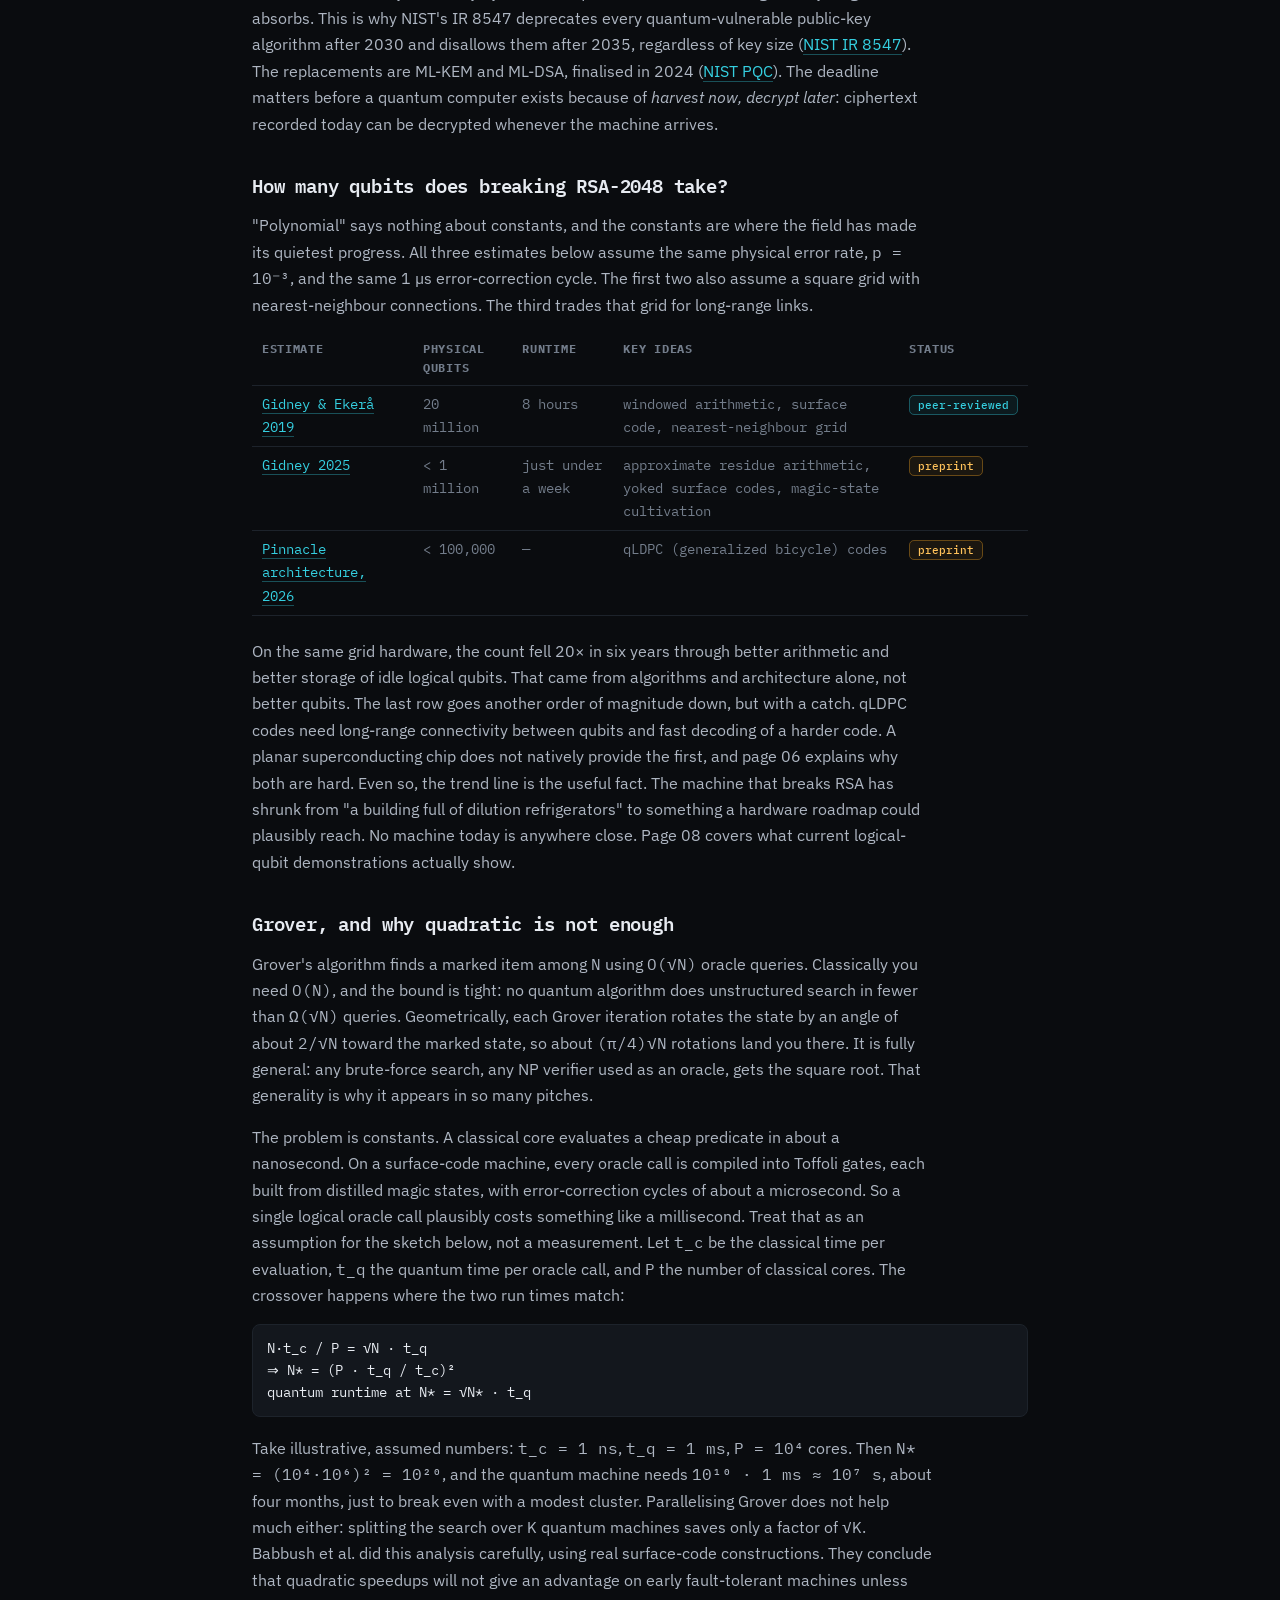
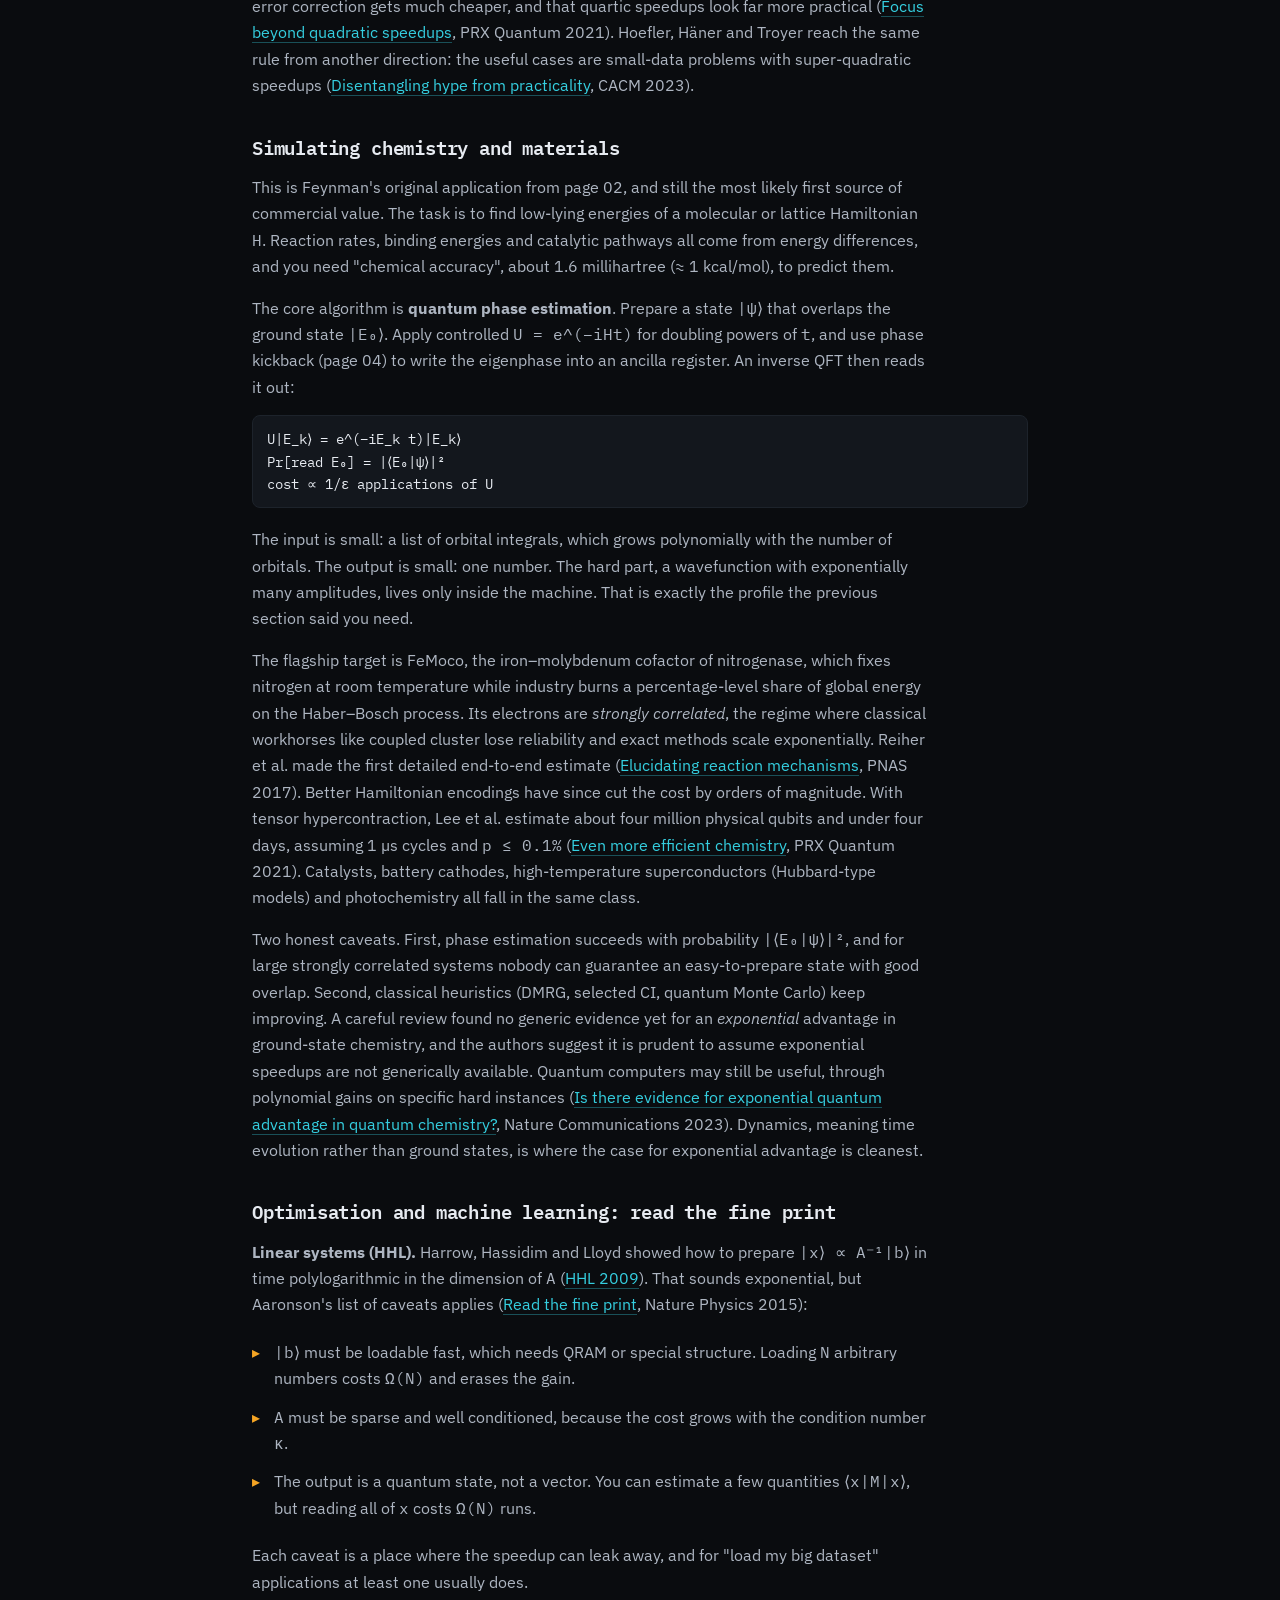
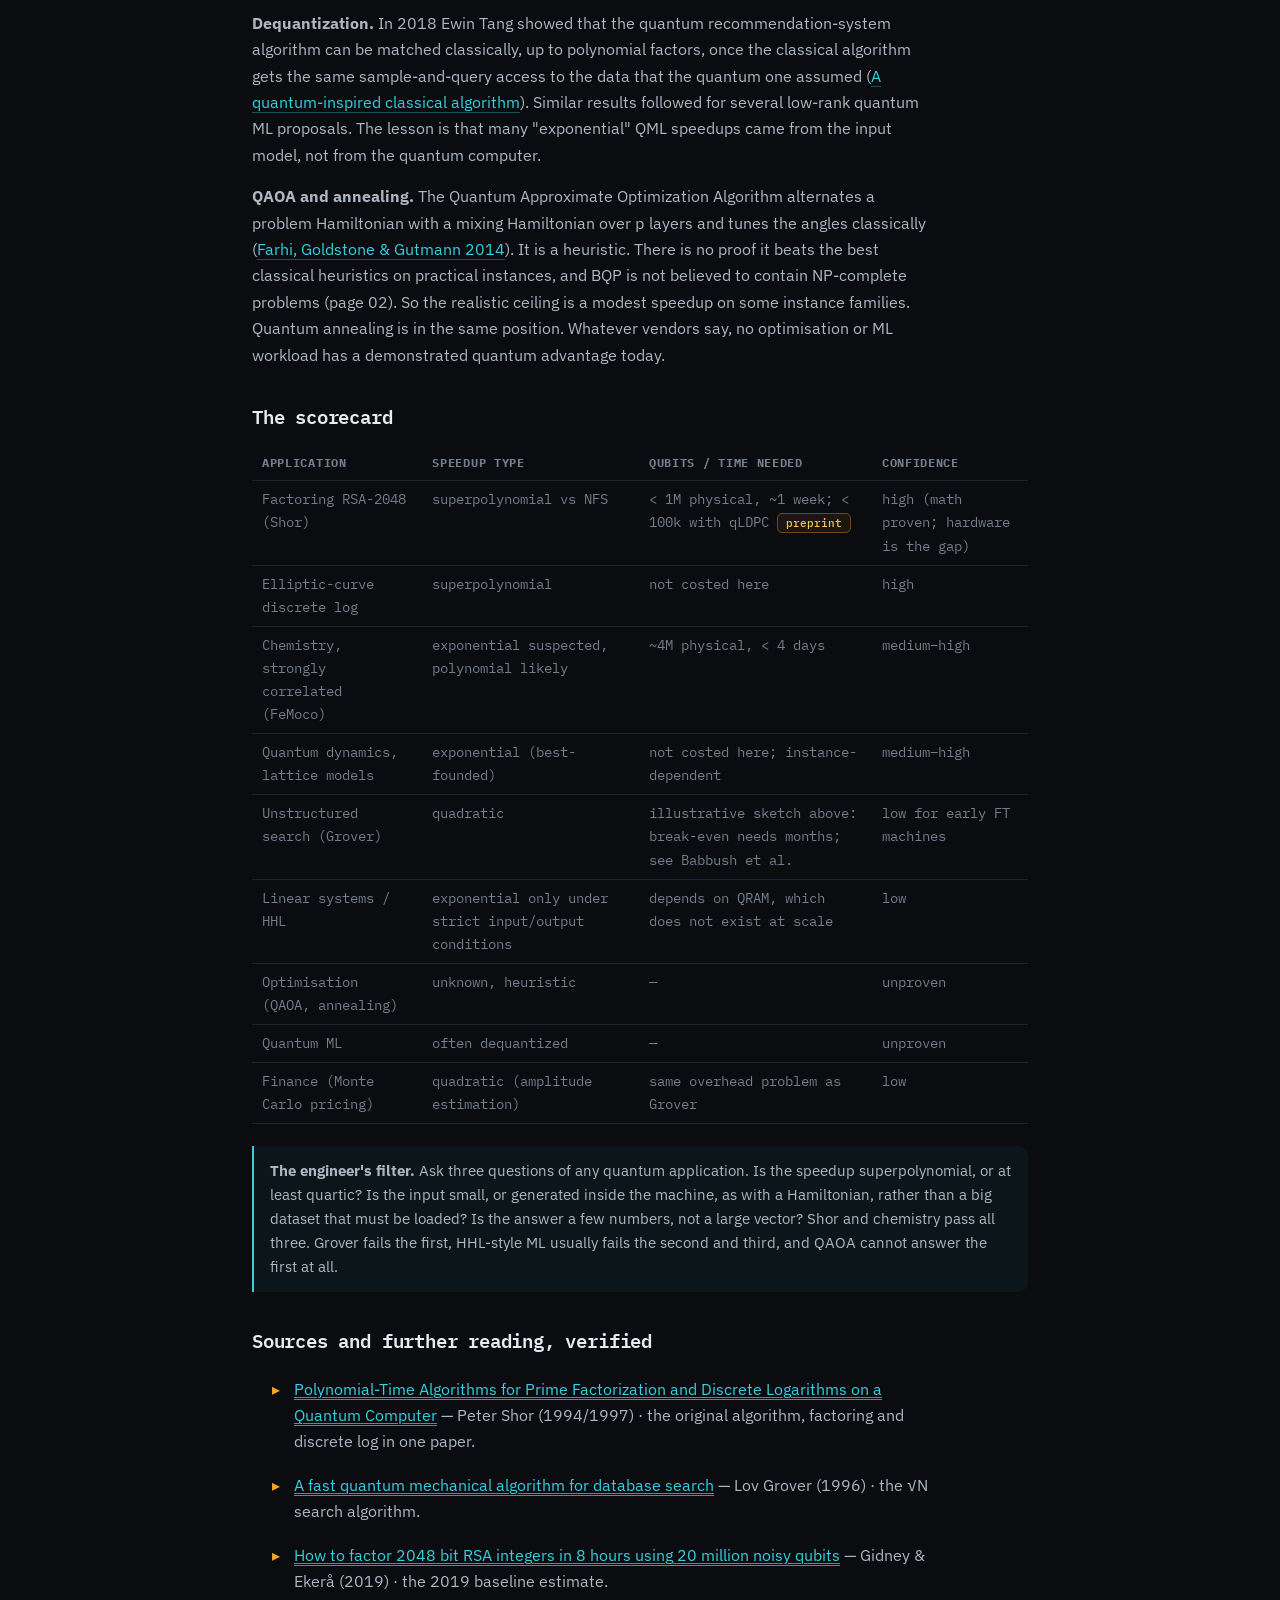
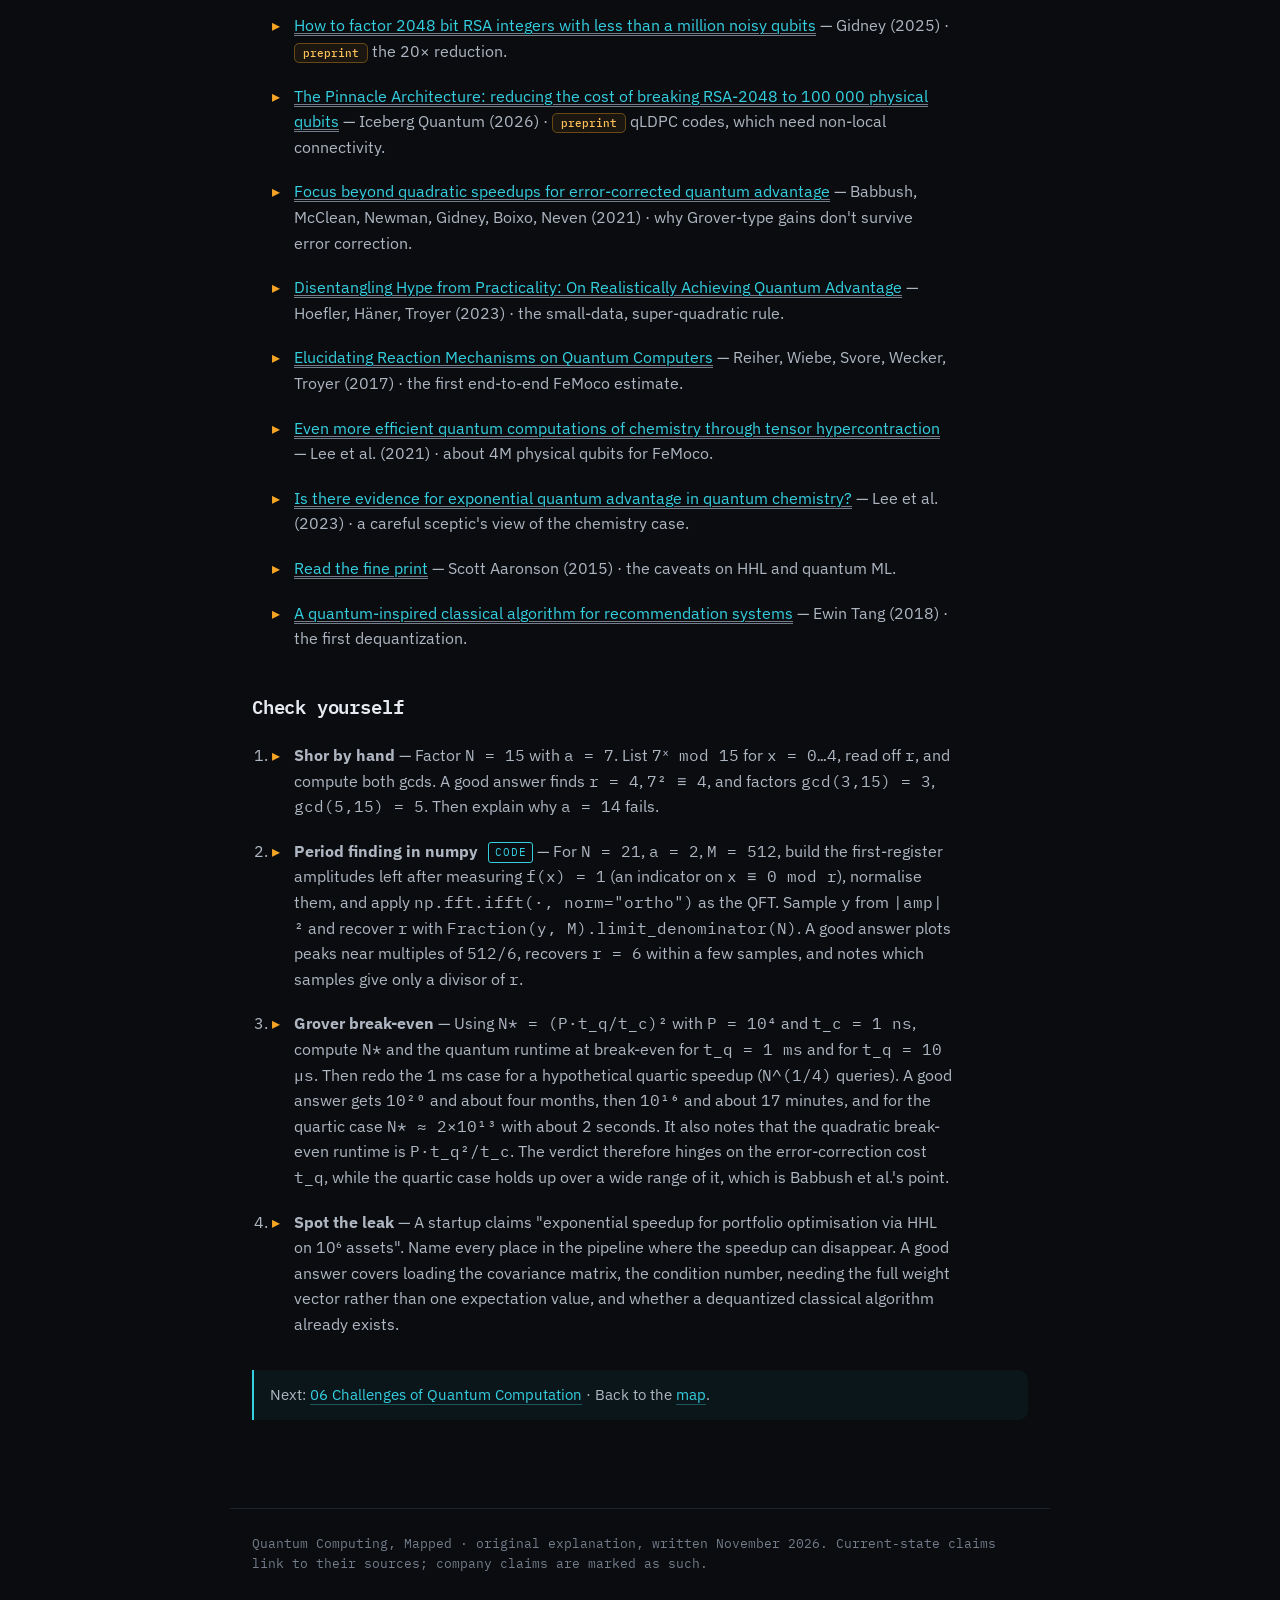
<file: parts/p05.html>
<!DOCTYPE html>
<html lang="en">
<head>
<meta charset="UTF-8" />
<meta name="viewport" content="width=device-width, initial-scale=1.0" />
<title>05 Capabilities of Quantum Computation — Quantum Computing, Mapped</title>
<meta name="description" content="What a fault-tolerant quantum computer would actually be good for: Shor, Grover, chemistry simulation, and an honest scorecard for optimisation and ML." />
<link rel="preconnect" href="https://fonts.googleapis.com" />
<link rel="preconnect" href="https://fonts.gstatic.com" crossorigin />
<link href="https://fonts.googleapis.com/css2?family=IBM+Plex+Mono:wght@400;500;600;700&family=IBM+Plex+Sans:wght@400;500;600;700&display=swap" rel="stylesheet" />
<link rel="stylesheet" href="../paper.css" />
</head>
<body>
<header class="bar"><div class="bar-in">
  <div class="brand"><span class="dot"></span>QUANTUM&nbsp;//&nbsp;FIELD&nbsp;MAP</div>
  <a class="back" href="../index.html#how">← field map</a>
</div></header>
<main>
  <div class="eyebrow"><span class="box wb mono">PART 05 · HOW IT WORKS</span><span class="mono">12 min read</span></div>
  <h1>Capabilities of Quantum Computation</h1>
  <div class="authors">Quantum Computing, Mapped · part 05 of 09 · current to November 2026</div>

  <div class="tldr"><b>TL;DR —</b> This page asks what a large, error-corrected quantum computer would actually be good for. Two answers are strong. Shor's algorithm breaks RSA and elliptic-curve cryptography, and simulating strongly correlated chemistry and materials looks like an exponential win. Grover's quadratic speedup is real on paper but gets eaten by error-correction overhead. Optimisation and machine learning remain unproven, and some proposed speedups have been dequantized outright. The thing to carry away: you need a superpolynomial speedup on a problem with a small input and a small output.</div>

  <p class="lead">Page 04 gave you the machine: amplitudes, unitaries, interference, one sample per run. This page asks what that machine is for. A quantum computer is not a faster CPU. It is a narrow accelerator that wins only when a problem has structure interference can exploit, such as a hidden period or a Hamiltonian's spectrum, and when the answer can be read out in a few measurements. We go through the known algorithms in decreasing order of confidence, then put them on one scorecard. Page 06 then explains why the qubit counts below are so large.</p>

  <h2 id="shor">Shor: period finding breaks public-key crypto</h2>
  <p>Factoring reduces to finding a period. Pick a random <span class="mono">a</span> coprime to <span class="mono">N</span> and look at</p>
  <div class="math">f(x) = aˣ mod N
f(x + r) = f(x)     r = order of a mod N</div>
  <p>If <span class="mono">r</span> is even and <span class="mono">a^(r/2) ≢ −1 (mod N)</span>, then <span class="mono">(a^(r/2) − 1)(a^(r/2) + 1) ≡ 0 (mod N)</span> without either factor being a multiple of <span class="mono">N</span>, so <span class="mono">gcd(a^(r/2) ± 1, N)</span> gives a nontrivial factor. A random <span class="mono">a</span> works with probability at least 1/2. Everything except finding <span class="mono">r</span> is classical and cheap. Finding <span class="mono">r</span> is classically as hard as factoring.</p>
  <p>The quantum part runs in three steps:</p>
  <ol>
    <li><b>Superpose.</b> Apply H to every qubit of a register of <span class="mono">m ≈ 2n</span> qubits, giving <span class="mono">(1/√M) Σ_x |x⟩</span> with <span class="mono">M = 2^m</span>.</li>
    <li><b>Evaluate f reversibly.</b> Modular exponentiation into a second register gives <span class="mono">(1/√M) Σ_x |x⟩|aˣ mod N⟩</span>. This is ordinary arithmetic (the Toffoli circuits from page 01), and it accounts for nearly all of the gate cost.</li>
    <li><b>Fourier transform the first register.</b> The quantum Fourier transform maps <span class="mono">|x⟩ → (1/√M) Σ_y e^(2πi·xy/M) |y⟩</span>. The first register now holds a comb of <span class="mono">x</span> values spaced <span class="mono">r</span> apart, so the amplitudes interfere constructively only near <span class="mono">y ≈ kM/r</span>. Measuring gives such a <span class="mono">y</span>. Continued fractions on <span class="mono">y/M</span> recover <span class="mono">r</span> after a few repetitions.</li>
  </ol>
  <p>The QFT costs only <span class="mono">O(m²)</span> gates. A classical FFT on <span class="mono">2^m</span> numbers costs <span class="mono">O(m·2^m)</span>, but the QFT does not have to output the spectrum. It only has to make you likely to sample a peak, and the Holevo limit from page 04 is respected because you get one <span class="mono">y</span> per run. The total is polynomial, roughly <span class="mono">O(n³)</span> gates for an n-bit modulus with schoolbook arithmetic. The best classical method, the number field sieve, is subexponential: <span class="mono">exp(O(n^(1/3) (log n)^(2/3)))</span>. That gap is superpolynomial.</p>
  <p>The same machinery solves discrete logarithms. Both problems are instances of the abelian hidden subgroup problem, and discrete logs over elliptic-curve groups fall the same way. So Shor breaks RSA, Diffie–Hellman, ECDH, ECDSA and EdDSA together. Symmetric ciphers and hashes are not hit by Shor, only by Grover's square root, which doubling the key length absorbs. This is why NIST's IR 8547 deprecates every quantum-vulnerable public-key algorithm after 2030 and disallows them after 2035, regardless of key size (<a class="lnk" href="https://csrc.nist.gov/pubs/ir/8547/final" target="_blank" rel="noopener">NIST IR 8547</a>). The replacements are ML-KEM and ML-DSA, finalised in 2024 (<a class="lnk" href="https://csrc.nist.gov/projects/post-quantum-cryptography" target="_blank" rel="noopener">NIST PQC</a>). The deadline matters before a quantum computer exists because of <i>harvest now, decrypt later</i>: ciphertext recorded today can be decrypted whenever the machine arrives.</p>

  <h2 id="shor-cost">How many qubits does breaking RSA-2048 take?</h2>
  <p>"Polynomial" says nothing about constants, and the constants are where the field has made its quietest progress. All three estimates below assume the same physical error rate, <span class="mono">p = 10⁻³</span>, and the same 1 µs error-correction cycle. The first two also assume a square grid with nearest-neighbour connections. The third trades that grid for long-range links.</p>
  <div class="scroll-x"><table class="kv">
    <tr><th>Estimate</th><th>Physical qubits</th><th>Runtime</th><th>Key ideas</th><th>Status</th></tr>
    <tr><td><a class="lnk" href="https://arxiv.org/abs/1905.09749" target="_blank" rel="noopener">Gidney &amp; Ekerå 2019</a></td><td>20 million</td><td>8 hours</td><td>windowed arithmetic, surface code, nearest-neighbour grid</td><td><span class="tag peer">peer-reviewed</span></td></tr>
    <tr><td><a class="lnk" href="https://arxiv.org/abs/2505.15917" target="_blank" rel="noopener">Gidney 2025</a></td><td>&lt; 1 million</td><td>just under a week</td><td>approximate residue arithmetic, yoked surface codes, magic-state cultivation</td><td><span class="tag pre">preprint</span></td></tr>
    <tr><td><a class="lnk" href="https://arxiv.org/abs/2602.11457" target="_blank" rel="noopener">Pinnacle architecture, 2026</a></td><td>&lt; 100,000</td><td>—</td><td>qLDPC (generalized bicycle) codes</td><td><span class="tag pre">preprint</span></td></tr>
  </table></div>
  <p>On the same grid hardware, the count fell 20× in six years through better arithmetic and better storage of idle logical qubits. That came from algorithms and architecture alone, not better qubits. The last row goes another order of magnitude down, but with a catch. qLDPC codes need long-range connectivity between qubits and fast decoding of a harder code. A planar superconducting chip does not natively provide the first, and page 06 explains why both are hard. Even so, the trend line is the useful fact. The machine that breaks RSA has shrunk from "a building full of dilution refrigerators" to something a hardware roadmap could plausibly reach. No machine today is anywhere close. Page 08 covers what current logical-qubit demonstrations actually show.</p>

  <h2 id="grover">Grover, and why quadratic is not enough</h2>
  <p>Grover's algorithm finds a marked item among <span class="mono">N</span> using <span class="mono">O(√N)</span> oracle queries. Classically you need <span class="mono">O(N)</span>, and the bound is tight: no quantum algorithm does unstructured search in fewer than <span class="mono">Ω(√N)</span> queries. Geometrically, each Grover iteration rotates the state by an angle of about <span class="mono">2/√N</span> toward the marked state, so about <span class="mono">(π/4)√N</span> rotations land you there. It is fully general: any brute-force search, any NP verifier used as an oracle, gets the square root. That generality is why it appears in so many pitches.</p>
  <p>The problem is constants. A classical core evaluates a cheap predicate in about a nanosecond. On a surface-code machine, every oracle call is compiled into Toffoli gates, each built from distilled magic states, with error-correction cycles of about a microsecond. So a single logical oracle call plausibly costs something like a millisecond. Treat that as an assumption for the sketch below, not a measurement. Let <span class="mono">t_c</span> be the classical time per evaluation, <span class="mono">t_q</span> the quantum time per oracle call, and <span class="mono">P</span> the number of classical cores. The crossover happens where the two run times match:</p>
  <div class="math">N·t_c / P = √N · t_q
⇒ N* = (P · t_q / t_c)²
quantum runtime at N* = √N* · t_q</div>
  <p>Take illustrative, assumed numbers: <span class="mono">t_c = 1 ns</span>, <span class="mono">t_q = 1 ms</span>, <span class="mono">P = 10⁴</span> cores. Then <span class="mono">N* = (10⁴·10⁶)² = 10²⁰</span>, and the quantum machine needs <span class="mono">10¹⁰ · 1 ms ≈ 10⁷ s</span>, about four months, just to break even with a modest cluster. Parallelising Grover does not help much either: splitting the search over <span class="mono">K</span> quantum machines saves only a factor of <span class="mono">√K</span>. Babbush et al. did this analysis carefully, using real surface-code constructions. They conclude that quadratic speedups will not give an advantage on early fault-tolerant machines unless error correction gets much cheaper, and that quartic speedups look far more practical (<a class="lnk" href="https://arxiv.org/abs/2011.04149" target="_blank" rel="noopener">Focus beyond quadratic speedups</a>, PRX Quantum 2021). Hoefler, Häner and Troyer reach the same rule from another direction: the useful cases are small-data problems with super-quadratic speedups (<a class="lnk" href="https://arxiv.org/abs/2307.00523" target="_blank" rel="noopener">Disentangling hype from practicality</a>, CACM 2023).</p>

  <h2 id="simulation">Simulating chemistry and materials</h2>
  <p>This is Feynman's original application from page 02, and still the most likely first source of commercial value. The task is to find low-lying energies of a molecular or lattice Hamiltonian <span class="mono">H</span>. Reaction rates, binding energies and catalytic pathways all come from energy differences, and you need "chemical accuracy", about 1.6 millihartree (≈ 1 kcal/mol), to predict them.</p>
  <p>The core algorithm is <b>quantum phase estimation</b>. Prepare a state <span class="mono">|ψ⟩</span> that overlaps the ground state <span class="mono">|E₀⟩</span>. Apply controlled <span class="mono">U = e^(−iHt)</span> for doubling powers of <span class="mono">t</span>, and use phase kickback (page 04) to write the eigenphase into an ancilla register. An inverse QFT then reads it out:</p>
  <div class="math">U|E_k⟩ = e^(−iE_k t)|E_k⟩
Pr[read E₀] = |⟨E₀|ψ⟩|²
cost ∝ 1/ε applications of U</div>
  <p>The input is small: a list of orbital integrals, which grows polynomially with the number of orbitals. The output is small: one number. The hard part, a wavefunction with exponentially many amplitudes, lives only inside the machine. That is exactly the profile the previous section said you need.</p>
  <p>The flagship target is FeMoco, the iron–molybdenum cofactor of nitrogenase, which fixes nitrogen at room temperature while industry burns a percentage-level share of global energy on the Haber–Bosch process. Its electrons are <i>strongly correlated</i>, the regime where classical workhorses like coupled cluster lose reliability and exact methods scale exponentially. Reiher et al. made the first detailed end-to-end estimate (<a class="lnk" href="https://arxiv.org/abs/1605.03590" target="_blank" rel="noopener">Elucidating reaction mechanisms</a>, PNAS 2017). Better Hamiltonian encodings have since cut the cost by orders of magnitude. With tensor hypercontraction, Lee et al. estimate about four million physical qubits and under four days, assuming 1 µs cycles and <span class="mono">p ≤ 0.1%</span> (<a class="lnk" href="https://arxiv.org/abs/2011.03494" target="_blank" rel="noopener">Even more efficient chemistry</a>, PRX Quantum 2021). Catalysts, battery cathodes, high-temperature superconductors (Hubbard-type models) and photochemistry all fall in the same class.</p>
  <p>Two honest caveats. First, phase estimation succeeds with probability <span class="mono">|⟨E₀|ψ⟩|²</span>, and for large strongly correlated systems nobody can guarantee an easy-to-prepare state with good overlap. Second, classical heuristics (DMRG, selected CI, quantum Monte Carlo) keep improving. A careful review found no generic evidence yet for an <i>exponential</i> advantage in ground-state chemistry, and the authors suggest it is prudent to assume exponential speedups are not generically available. Quantum computers may still be useful, through polynomial gains on specific hard instances (<a class="lnk" href="https://arxiv.org/abs/2208.02199" target="_blank" rel="noopener">Is there evidence for exponential quantum advantage in quantum chemistry?</a>, Nature Communications 2023). Dynamics, meaning time evolution rather than ground states, is where the case for exponential advantage is cleanest.</p>

  <h2 id="opt-ml">Optimisation and machine learning: read the fine print</h2>
  <p><b>Linear systems (HHL).</b> Harrow, Hassidim and Lloyd showed how to prepare <span class="mono">|x⟩ ∝ A⁻¹|b⟩</span> in time polylogarithmic in the dimension of <span class="mono">A</span> (<a class="lnk" href="https://arxiv.org/abs/0811.3171" target="_blank" rel="noopener">HHL 2009</a>). That sounds exponential, but Aaronson's list of caveats applies (<a class="lnk" href="https://doi.org/10.1038/nphys3272" target="_blank" rel="noopener">Read the fine print</a>, Nature Physics 2015):</p>
  <ul>
    <li><span class="mono">|b⟩</span> must be loadable fast, which needs QRAM or special structure. Loading <span class="mono">N</span> arbitrary numbers costs <span class="mono">Ω(N)</span> and erases the gain.</li>
    <li><span class="mono">A</span> must be sparse and well conditioned, because the cost grows with the condition number <span class="mono">κ</span>.</li>
    <li>The output is a quantum state, not a vector. You can estimate a few quantities <span class="mono">⟨x|M|x⟩</span>, but reading all of <span class="mono">x</span> costs <span class="mono">Ω(N)</span> runs.</li>
  </ul>
  <p>Each caveat is a place where the speedup can leak away, and for "load my big dataset" applications at least one usually does.</p>
  <p><b>Dequantization.</b> In 2018 Ewin Tang showed that the quantum recommendation-system algorithm can be matched classically, up to polynomial factors, once the classical algorithm gets the same sample-and-query access to the data that the quantum one assumed (<a class="lnk" href="https://arxiv.org/abs/1807.04271" target="_blank" rel="noopener">A quantum-inspired classical algorithm</a>). Similar results followed for several low-rank quantum ML proposals. The lesson is that many "exponential" QML speedups came from the input model, not from the quantum computer.</p>
  <p><b>QAOA and annealing.</b> The Quantum Approximate Optimization Algorithm alternates a problem Hamiltonian with a mixing Hamiltonian over <span class="mono">p</span> layers and tunes the angles classically (<a class="lnk" href="https://arxiv.org/abs/1411.4028" target="_blank" rel="noopener">Farhi, Goldstone &amp; Gutmann 2014</a>). It is a heuristic. There is no proof it beats the best classical heuristics on practical instances, and BQP is not believed to contain NP-complete problems (page 02). So the realistic ceiling is a modest speedup on some instance families. Quantum annealing is in the same position. Whatever vendors say, no optimisation or ML workload has a demonstrated quantum advantage today.</p>

  <h2 id="scorecard">The scorecard</h2>
  <div class="scroll-x"><table class="kv">
    <tr><th>Application</th><th>Speedup type</th><th>Qubits / time needed</th><th>Confidence</th></tr>
    <tr><td>Factoring RSA-2048 (Shor)</td><td>superpolynomial vs NFS</td><td>&lt; 1M physical, ~1 week; &lt; 100k with qLDPC <span class="tag pre">preprint</span></td><td>high (math proven; hardware is the gap)</td></tr>
    <tr><td>Elliptic-curve discrete log</td><td>superpolynomial</td><td>not costed here</td><td>high</td></tr>
    <tr><td>Chemistry, strongly correlated (FeMoco)</td><td>exponential suspected, polynomial likely</td><td>~4M physical, &lt; 4 days</td><td>medium–high</td></tr>
    <tr><td>Quantum dynamics, lattice models</td><td>exponential (best-founded)</td><td>not costed here; instance-dependent</td><td>medium–high</td></tr>
    <tr><td>Unstructured search (Grover)</td><td>quadratic</td><td>illustrative sketch above: break-even needs months; see Babbush et al.</td><td>low for early FT machines</td></tr>
    <tr><td>Linear systems / HHL</td><td>exponential only under strict input/output conditions</td><td>depends on QRAM, which does not exist at scale</td><td>low</td></tr>
    <tr><td>Optimisation (QAOA, annealing)</td><td>unknown, heuristic</td><td>—</td><td>unproven</td></tr>
    <tr><td>Quantum ML</td><td>often dequantized</td><td>—</td><td>unproven</td></tr>
    <tr><td>Finance (Monte Carlo pricing)</td><td>quadratic (amplitude estimation)</td><td>same overhead problem as Grover</td><td>low</td></tr>
  </table></div>
  <div class="callout"><b>The engineer's filter.</b> Ask three questions of any quantum application. Is the speedup superpolynomial, or at least quartic? Is the input small, or generated inside the machine, as with a Hamiltonian, rather than a big dataset that must be loaded? Is the answer a few numbers, not a large vector? Shor and chemistry pass all three. Grover fails the first, HHL-style ML usually fails the second and third, and QAOA cannot answer the first at all.</div>

  <h2 id="sources">Sources and further reading, verified</h2>
  <ul class="readings">
    <li><a href="https://arxiv.org/abs/quant-ph/9508027" target="_blank" rel="noopener">Polynomial-Time Algorithms for Prime Factorization and Discrete Logarithms on a Quantum Computer</a> — Peter Shor (1994/1997) · the original algorithm, factoring and discrete log in one paper.</li>
    <li><a href="https://arxiv.org/abs/quant-ph/9605043" target="_blank" rel="noopener">A fast quantum mechanical algorithm for database search</a> — Lov Grover (1996) · the √N search algorithm.</li>
    <li><a href="https://arxiv.org/abs/1905.09749" target="_blank" rel="noopener">How to factor 2048 bit RSA integers in 8 hours using 20 million noisy qubits</a> — Gidney &amp; Ekerå (2019) · the 2019 baseline estimate.</li>
    <li><a href="https://arxiv.org/abs/2505.15917" target="_blank" rel="noopener">How to factor 2048 bit RSA integers with less than a million noisy qubits</a> — Gidney (2025) · <span class="tag pre">preprint</span> the 20× reduction.</li>
    <li><a href="https://arxiv.org/abs/2602.11457" target="_blank" rel="noopener">The Pinnacle Architecture: reducing the cost of breaking RSA-2048 to 100 000 physical qubits</a> — Iceberg Quantum (2026) · <span class="tag pre">preprint</span> qLDPC codes, which need non-local connectivity.</li>
    <li><a href="https://arxiv.org/abs/2011.04149" target="_blank" rel="noopener">Focus beyond quadratic speedups for error-corrected quantum advantage</a> — Babbush, McClean, Newman, Gidney, Boixo, Neven (2021) · why Grover-type gains don't survive error correction.</li>
    <li><a href="https://arxiv.org/abs/2307.00523" target="_blank" rel="noopener">Disentangling Hype from Practicality: On Realistically Achieving Quantum Advantage</a> — Hoefler, Häner, Troyer (2023) · the small-data, super-quadratic rule.</li>
    <li><a href="https://arxiv.org/abs/1605.03590" target="_blank" rel="noopener">Elucidating Reaction Mechanisms on Quantum Computers</a> — Reiher, Wiebe, Svore, Wecker, Troyer (2017) · the first end-to-end FeMoco estimate.</li>
    <li><a href="https://arxiv.org/abs/2011.03494" target="_blank" rel="noopener">Even more efficient quantum computations of chemistry through tensor hypercontraction</a> — Lee et al. (2021) · about 4M physical qubits for FeMoco.</li>
    <li><a href="https://arxiv.org/abs/2208.02199" target="_blank" rel="noopener">Is there evidence for exponential quantum advantage in quantum chemistry?</a> — Lee et al. (2023) · a careful sceptic's view of the chemistry case.</li>
    <li><a href="https://doi.org/10.1038/nphys3272" target="_blank" rel="noopener">Read the fine print</a> — Scott Aaronson (2015) · the caveats on HHL and quantum ML.</li>
    <li><a href="https://arxiv.org/abs/1807.04271" target="_blank" rel="noopener">A quantum-inspired classical algorithm for recommendation systems</a> — Ewin Tang (2018) · the first dequantization.</li>
  </ul>

  <h2 id="exercises">Check yourself</h2>
  <ol class="exercises">
    <li><b>Shor by hand</b> — Factor <span class="mono">N = 15</span> with <span class="mono">a = 7</span>. List <span class="mono">7ˣ mod 15</span> for <span class="mono">x = 0…4</span>, read off <span class="mono">r</span>, and compute both gcds. A good answer finds <span class="mono">r = 4</span>, <span class="mono">7² ≡ 4</span>, and factors <span class="mono">gcd(3,15) = 3</span>, <span class="mono">gcd(5,15) = 5</span>. Then explain why <span class="mono">a = 14</span> fails.</li>
    <li><b>Period finding in numpy</b> <span class="code">code</span> — For <span class="mono">N = 21</span>, <span class="mono">a = 2</span>, <span class="mono">M = 512</span>, build the first-register amplitudes left after measuring <span class="mono">f(x) = 1</span> (an indicator on <span class="mono">x ≡ 0 mod r</span>), normalise them, and apply <span class="mono">np.fft.ifft(·, norm="ortho")</span> as the QFT. Sample <span class="mono">y</span> from <span class="mono">|amp|²</span> and recover <span class="mono">r</span> with <span class="mono">Fraction(y, M).limit_denominator(N)</span>. A good answer plots peaks near multiples of <span class="mono">512/6</span>, recovers <span class="mono">r = 6</span> within a few samples, and notes which samples give only a divisor of <span class="mono">r</span>.</li>
    <li><b>Grover break-even</b> — Using <span class="mono">N* = (P·t_q/t_c)²</span> with <span class="mono">P = 10⁴</span> and <span class="mono">t_c = 1 ns</span>, compute <span class="mono">N*</span> and the quantum runtime at break-even for <span class="mono">t_q = 1 ms</span> and for <span class="mono">t_q = 10 µs</span>. Then redo the 1 ms case for a hypothetical quartic speedup (<span class="mono">N^(1/4)</span> queries). A good answer gets <span class="mono">10²⁰</span> and about four months, then <span class="mono">10¹⁶</span> and about 17 minutes, and for the quartic case <span class="mono">N* ≈ 2×10¹³</span> with about 2 seconds. It also notes that the quadratic break-even runtime is <span class="mono">P·t_q²/t_c</span>. The verdict therefore hinges on the error-correction cost <span class="mono">t_q</span>, while the quartic case holds up over a wide range of it, which is Babbush et al.'s point.</li>
    <li><b>Spot the leak</b> — A startup claims "exponential speedup for portfolio optimisation via HHL on 10⁶ assets". Name every place in the pipeline where the speedup can disappear. A good answer covers loading the covariance matrix, the condition number, needing the full weight vector rather than one expectation value, and whether a dequantized classical algorithm already exists.</li>
  </ol>

  <div class="callout">Next: <a class="lnk" href="p06.html">06 Challenges of Quantum Computation</a> · Back to the <a class="lnk" href="../index.html#how">map</a>.</div>
</main>
<footer>Quantum Computing, Mapped · original explanation, written November 2026. Current-state claims link to their sources; company claims are marked as such.</footer>
<!-- Private comments mode, inert unless ?annotate=1 (see assets/annotate.js in idvorkin-ai-tools.github.io) -->
<script src="https://idvorkin-ai-tools.github.io/assets/annotate.js" defer></script>
</body>
</html>
</file>
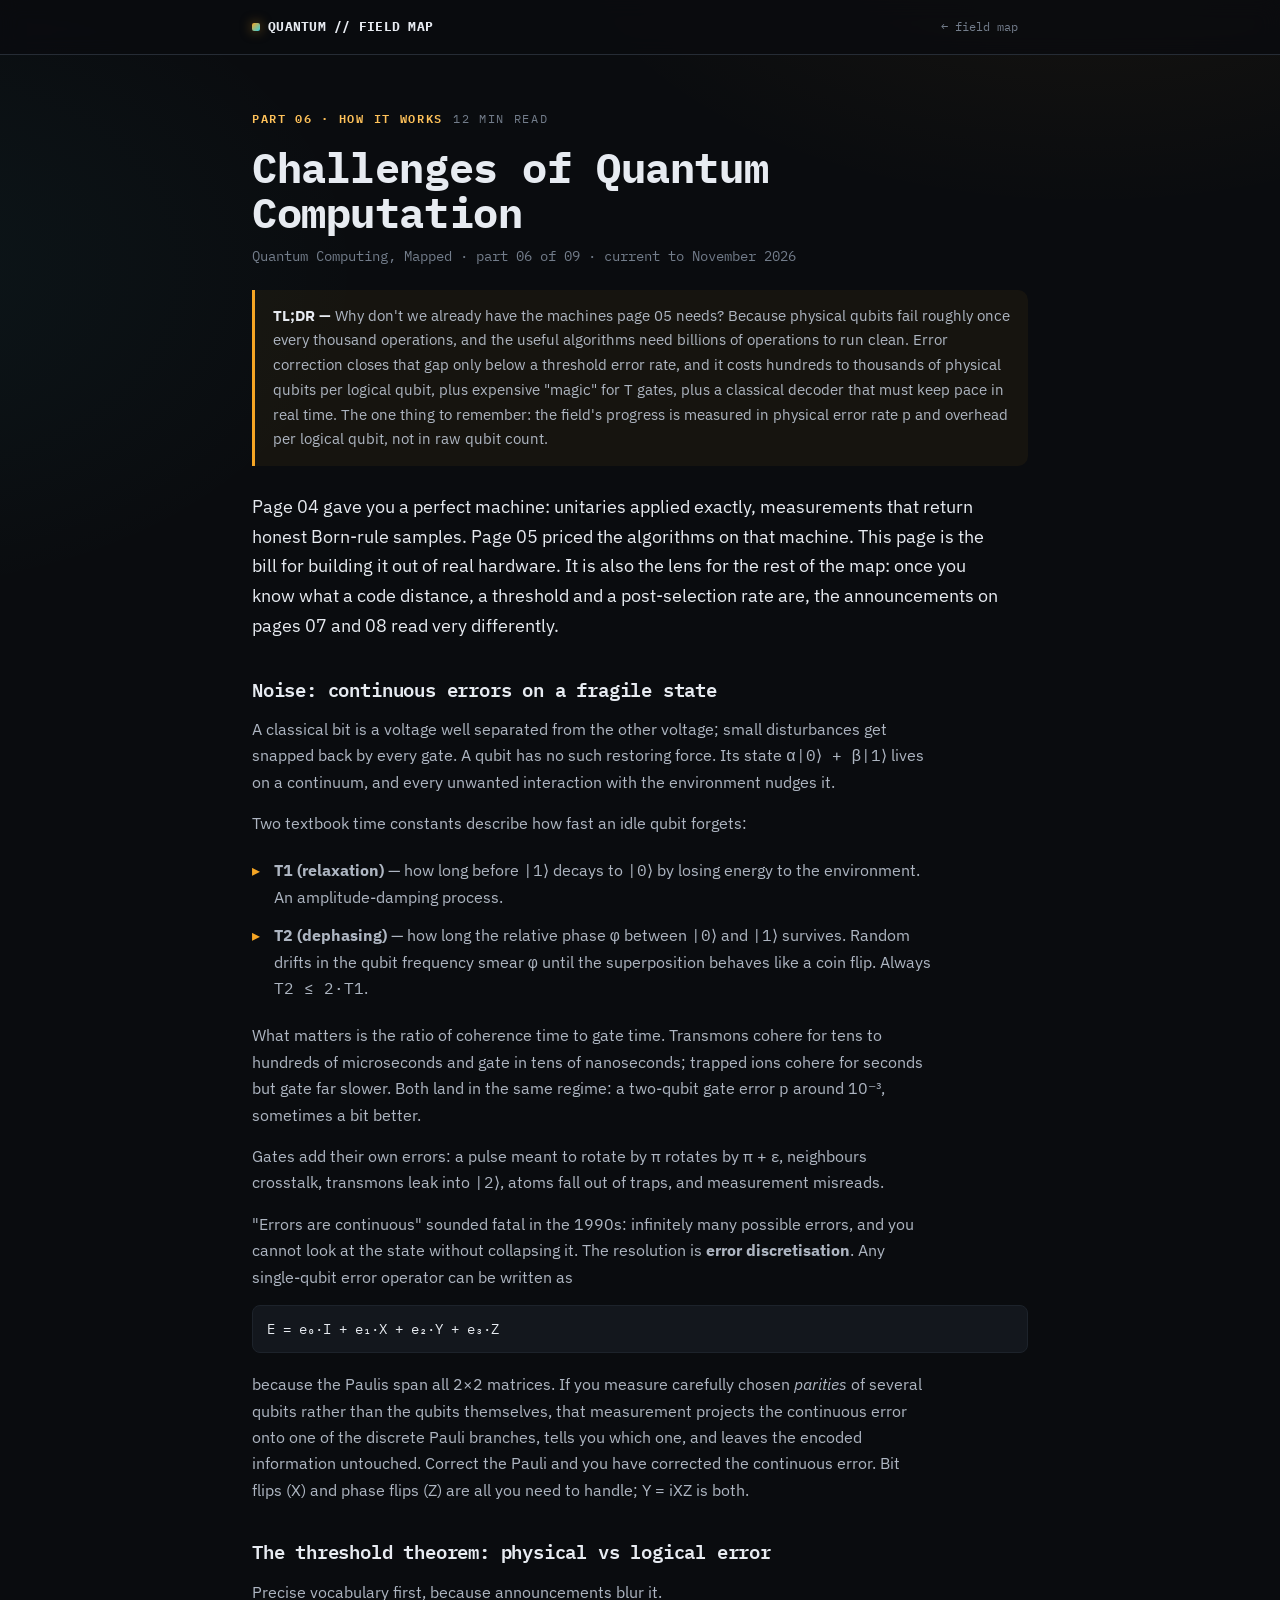
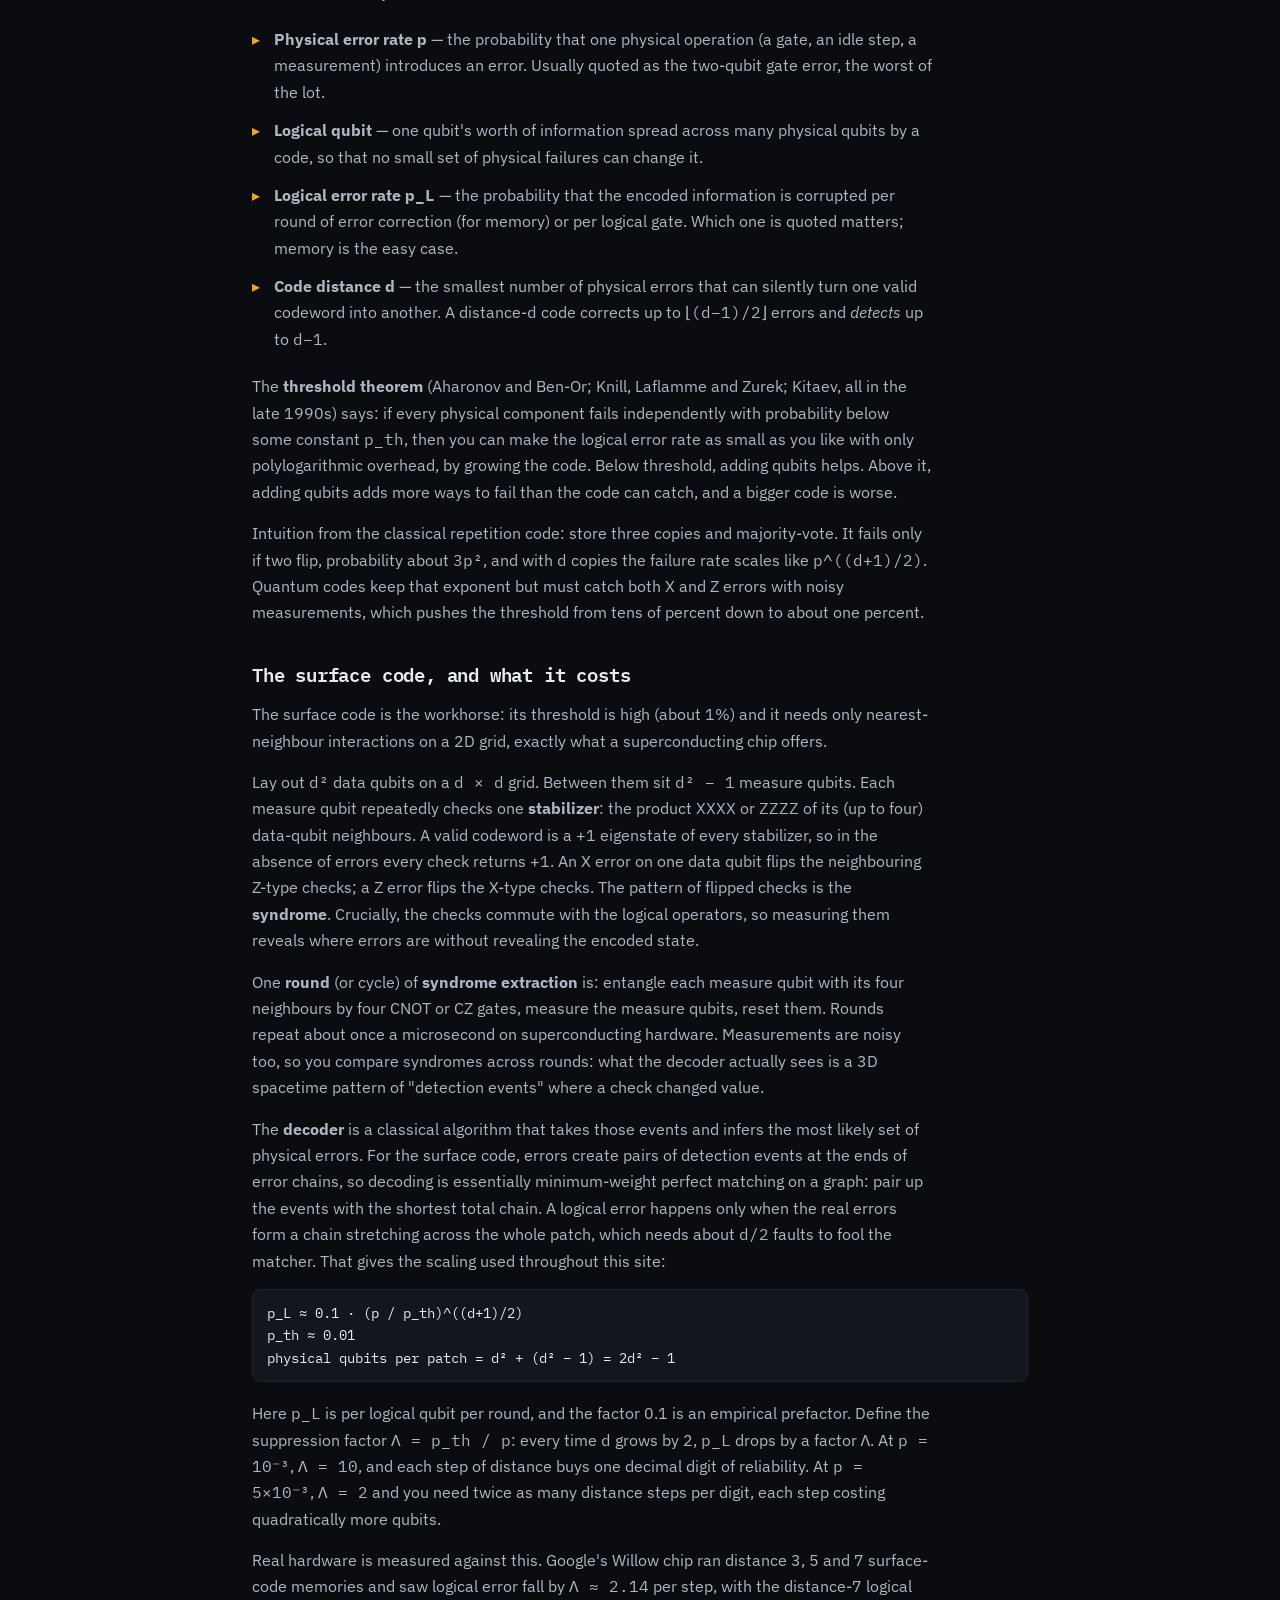
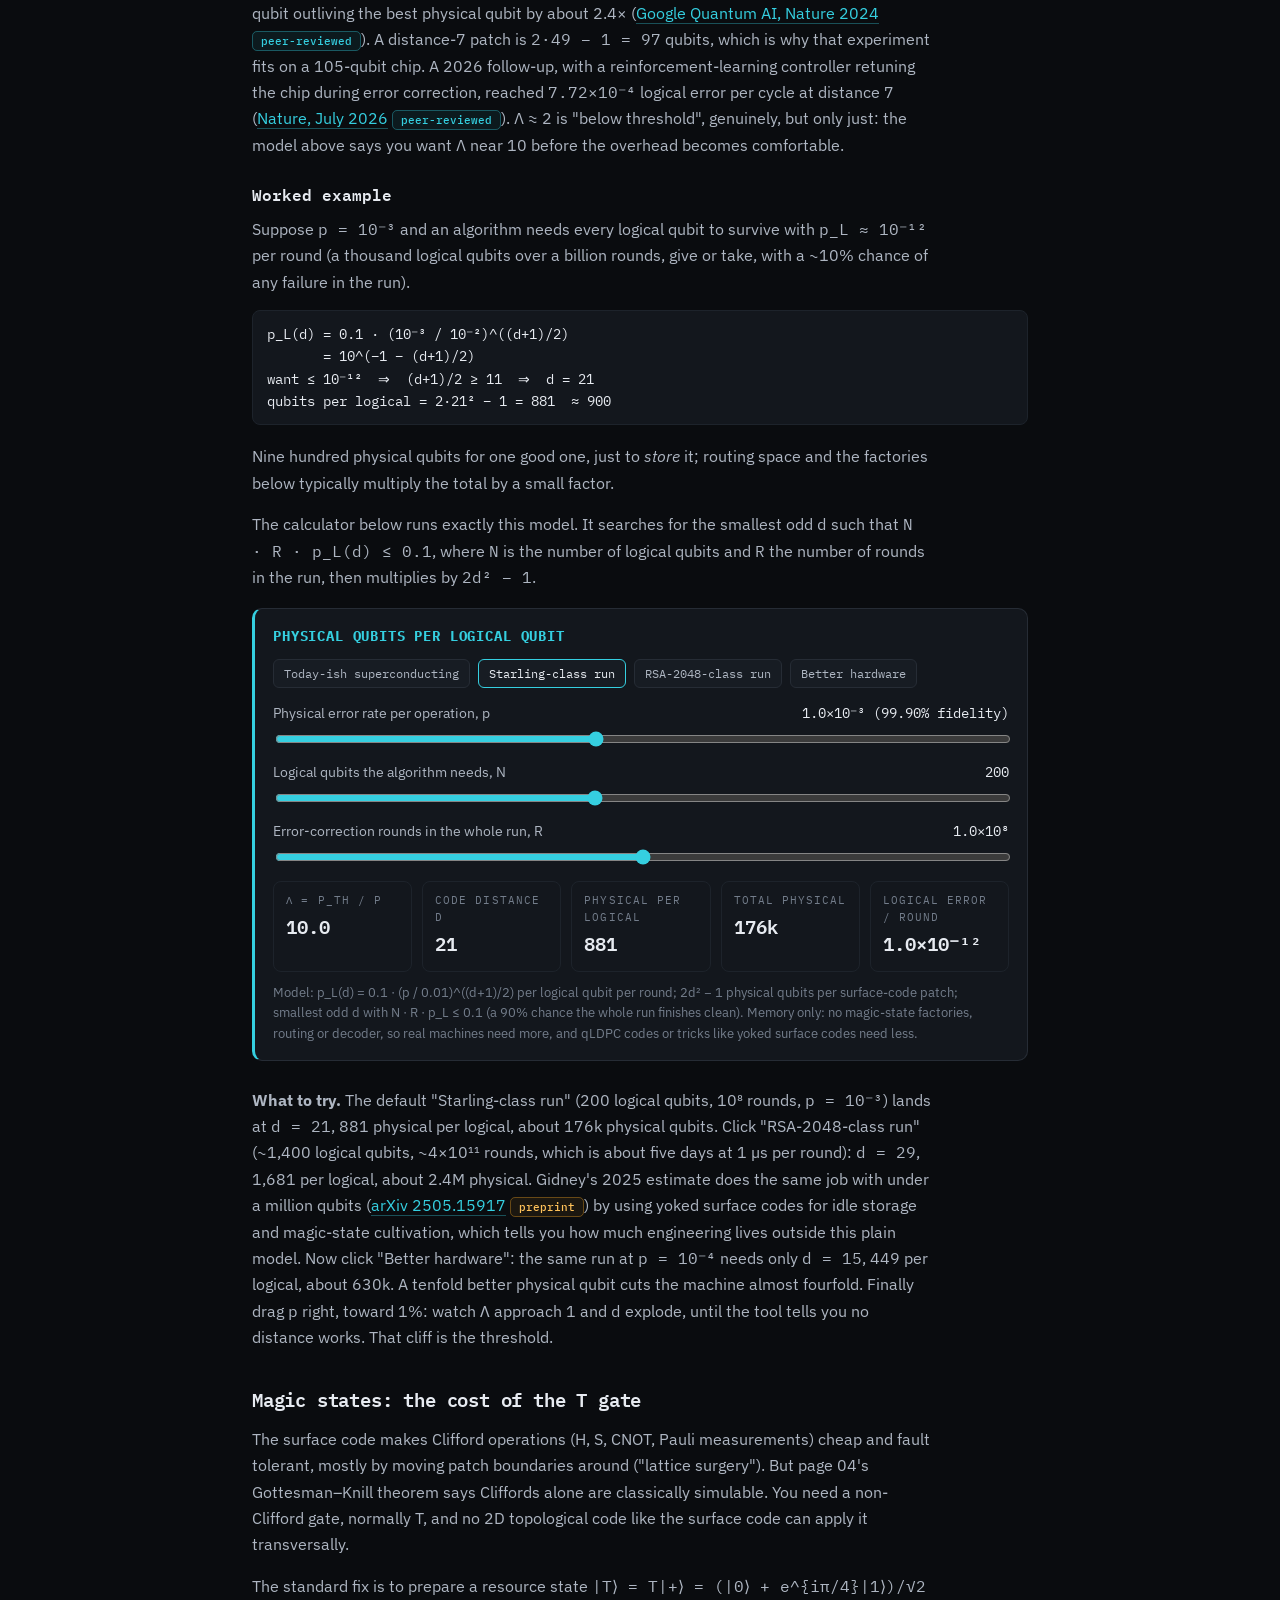
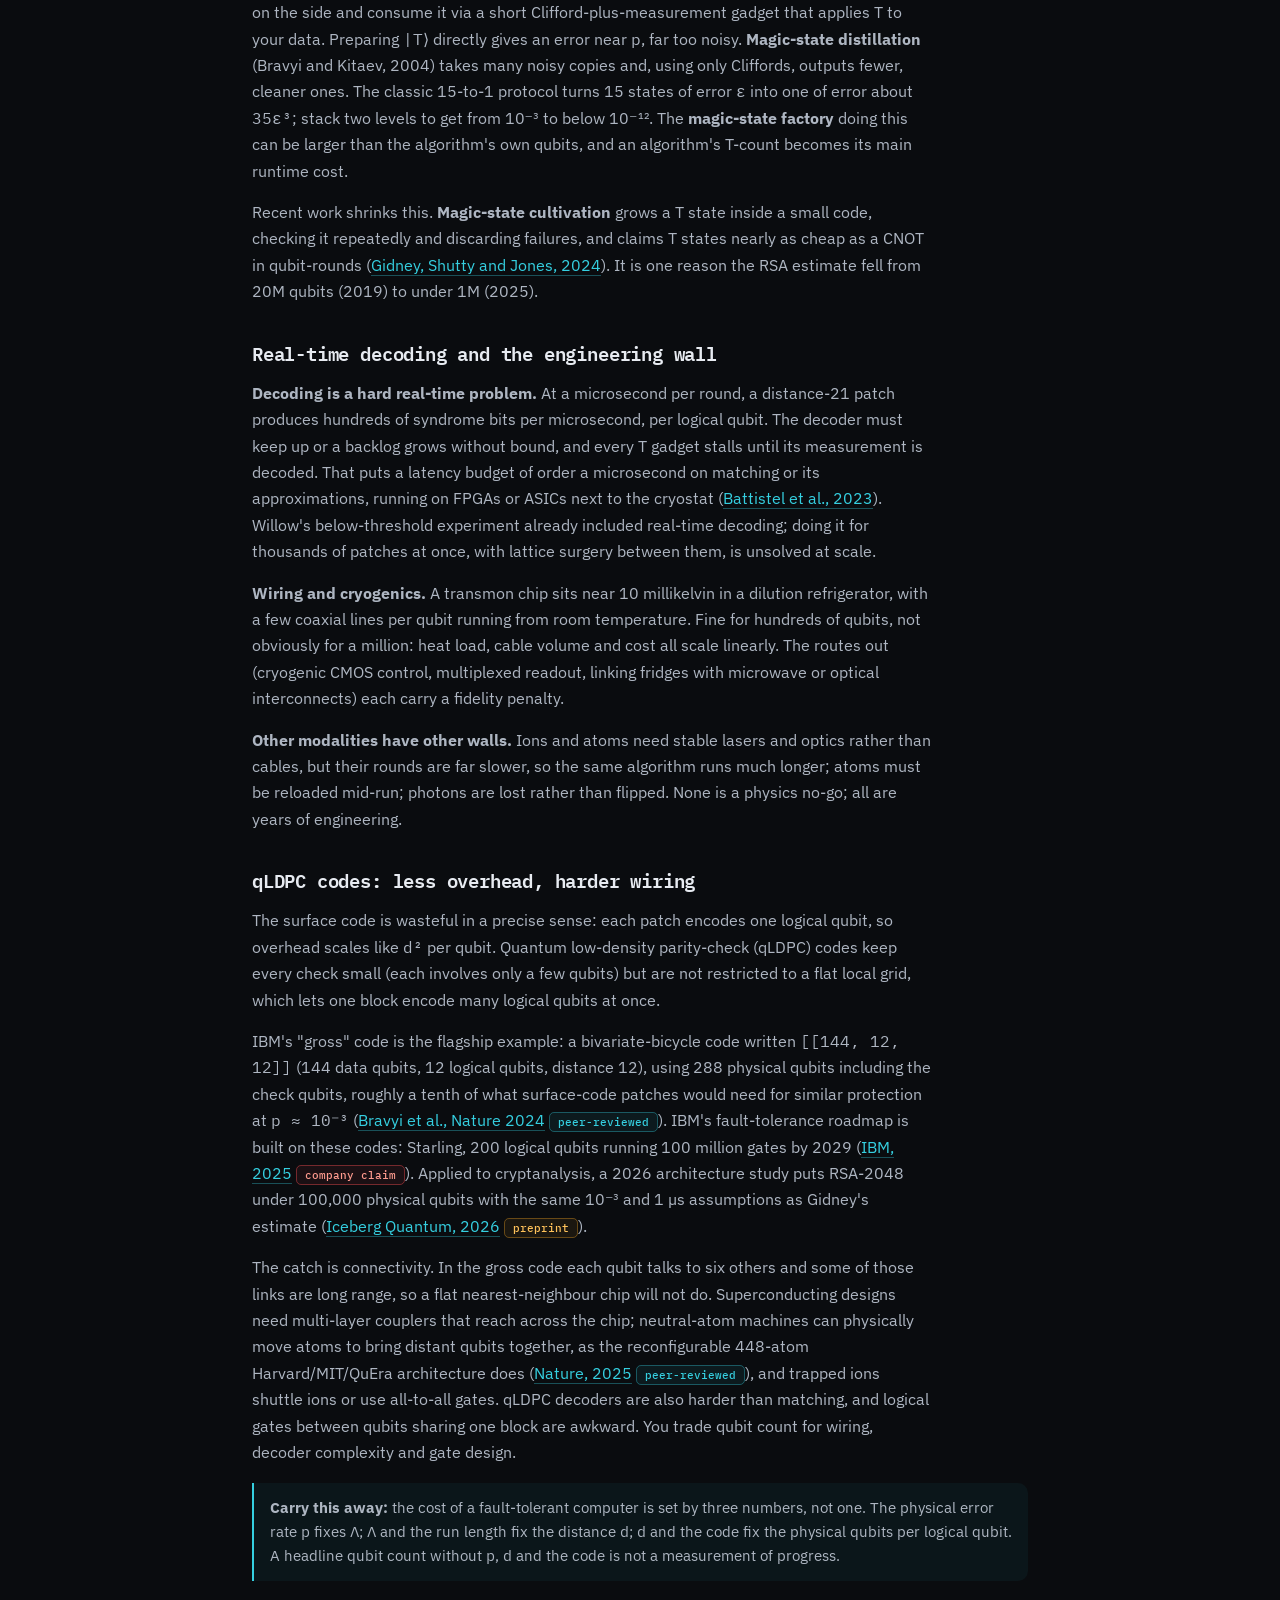
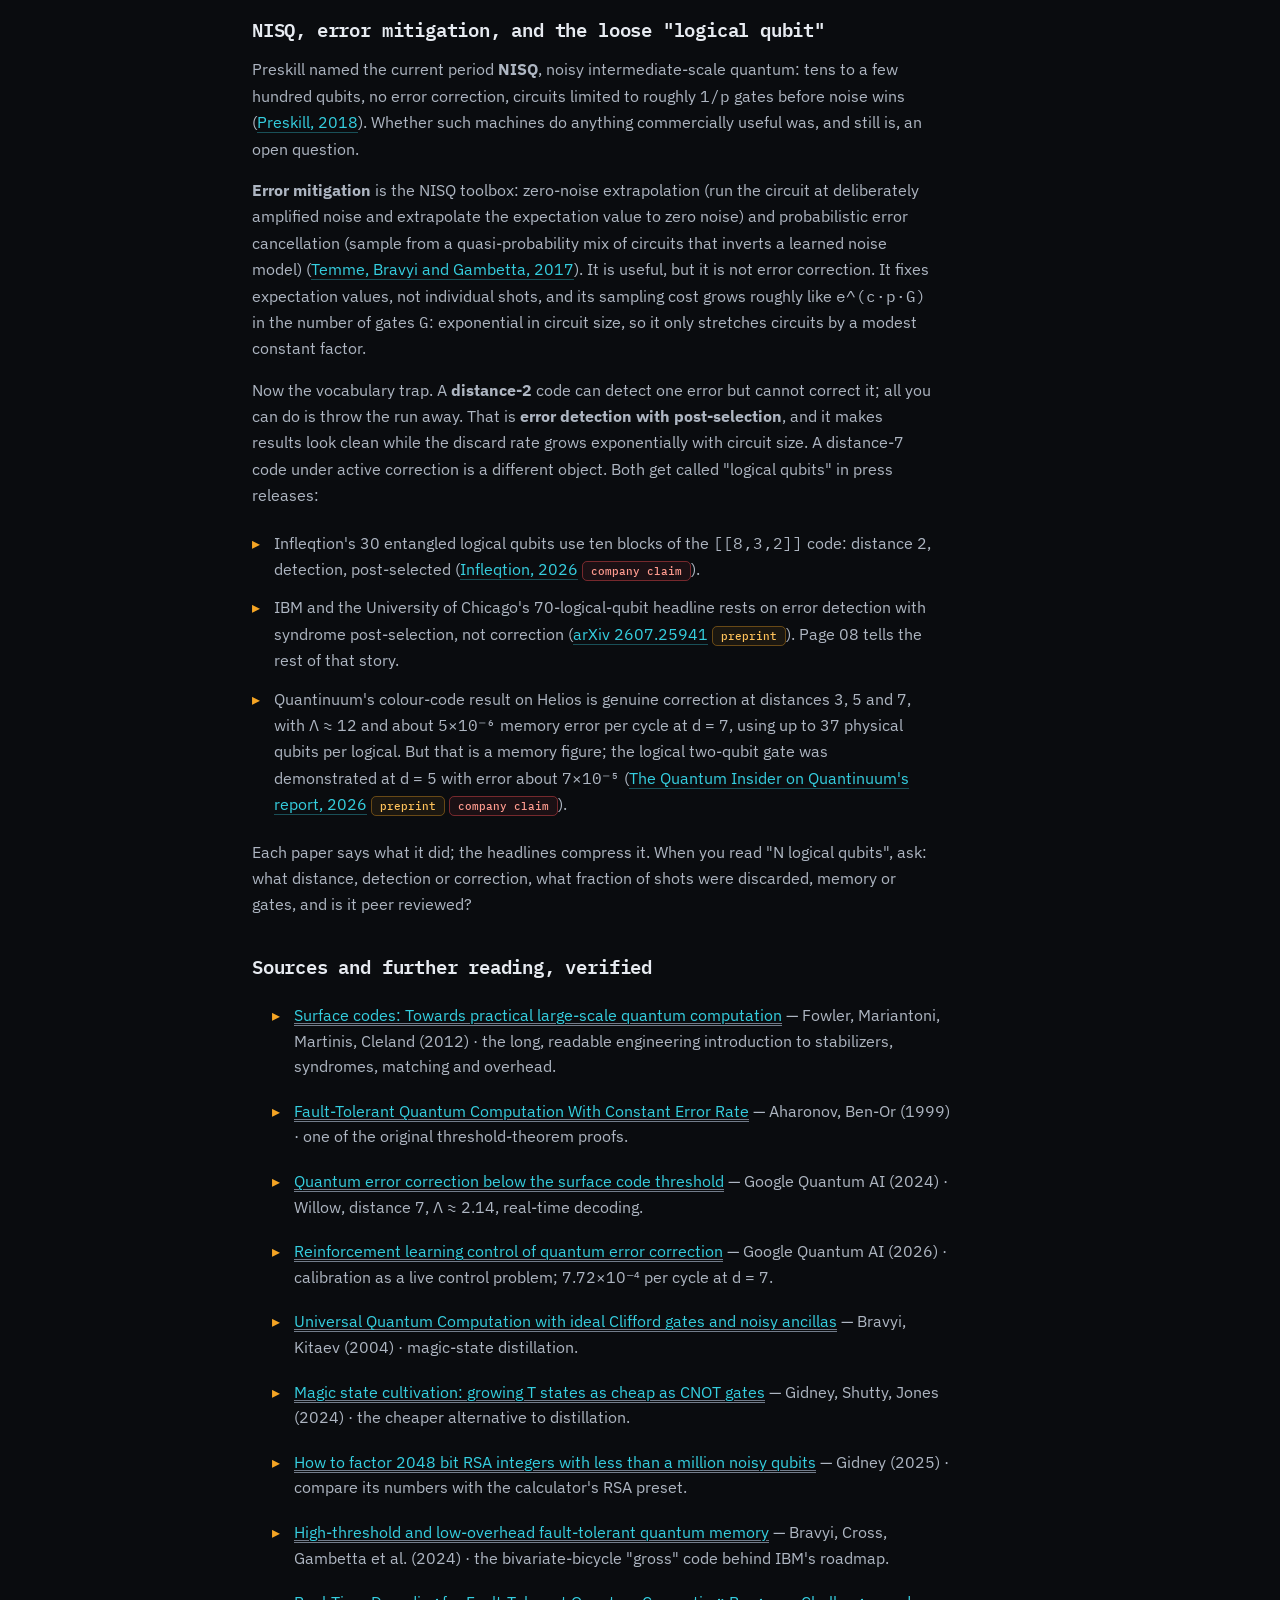
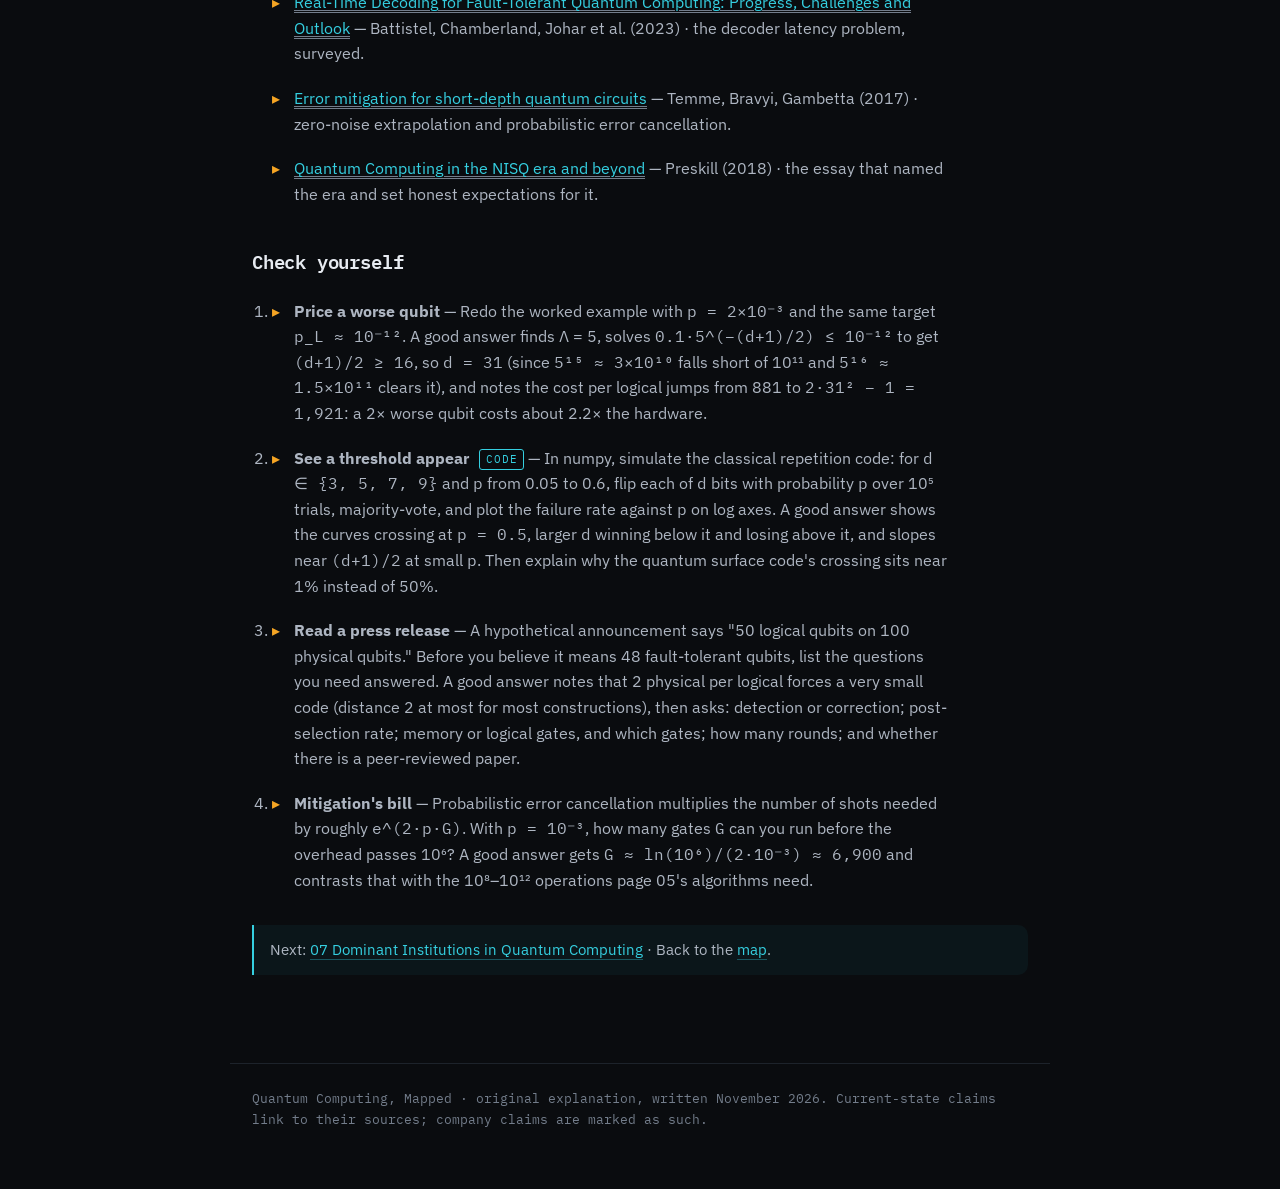
<file: parts/p06.html>
<!DOCTYPE html>
<html lang="en">
<head>
<meta charset="UTF-8" />
<meta name="viewport" content="width=device-width, initial-scale=1.0" />
<title>06 Challenges of Quantum Computation — Quantum Computing, Mapped</title>
<meta name="description" content="Noise, the threshold theorem, the surface code and its overhead, magic states, real-time decoding, qLDPC codes, and why 'logical qubit' needs a footnote." />
<link rel="preconnect" href="https://fonts.googleapis.com" />
<link rel="preconnect" href="https://fonts.gstatic.com" crossorigin />
<link href="https://fonts.googleapis.com/css2?family=IBM+Plex+Mono:wght@400;500;600;700&family=IBM+Plex+Sans:wght@400;500;600;700&display=swap" rel="stylesheet" />
<link rel="stylesheet" href="../paper.css" />
</head>
<body>
<header class="bar"><div class="bar-in">
  <div class="brand"><span class="dot"></span>QUANTUM&nbsp;//&nbsp;FIELD&nbsp;MAP</div>
  <a class="back" href="../index.html#how">← field map</a>
</div></header>
<main>
  <div class="eyebrow"><span class="box wb mono">PART 06 · HOW IT WORKS</span><span class="mono">12 min read</span></div>
  <h1>Challenges of Quantum Computation</h1>
  <div class="authors">Quantum Computing, Mapped · part 06 of 09 · current to November 2026</div>

  <div class="tldr"><b>TL;DR —</b> Why don't we already have the machines page 05 needs? Because physical qubits fail roughly once every thousand operations, and the useful algorithms need billions of operations to run clean. Error correction closes that gap only below a threshold error rate, and it costs hundreds to thousands of physical qubits per logical qubit, plus expensive "magic" for T gates, plus a classical decoder that must keep pace in real time. The one thing to remember: the field's progress is measured in physical error rate <span class="mono">p</span> and overhead per logical qubit, not in raw qubit count.</div>

  <p class="lead">Page 04 gave you a perfect machine: unitaries applied exactly, measurements that return honest Born-rule samples. Page 05 priced the algorithms on that machine. This page is the bill for building it out of real hardware. It is also the lens for the rest of the map: once you know what a code distance, a threshold and a post-selection rate are, the announcements on pages 07 and 08 read very differently.</p>

  <h2 id="noise">Noise: continuous errors on a fragile state</h2>

  <p>A classical bit is a voltage well separated from the other voltage; small disturbances get snapped back by every gate. A qubit has no such restoring force. Its state <span class="mono">α|0⟩ + β|1⟩</span> lives on a continuum, and every unwanted interaction with the environment nudges it.</p>

  <p>Two textbook time constants describe how fast an idle qubit forgets:</p>
  <ul>
    <li><b>T1 (relaxation)</b> — how long before <span class="mono">|1⟩</span> decays to <span class="mono">|0⟩</span> by losing energy to the environment. An amplitude-damping process.</li>
    <li><b>T2 (dephasing)</b> — how long the relative phase <span class="mono">φ</span> between <span class="mono">|0⟩</span> and <span class="mono">|1⟩</span> survives. Random drifts in the qubit frequency smear <span class="mono">φ</span> until the superposition behaves like a coin flip. Always <span class="mono">T2 ≤ 2·T1</span>.</li>
  </ul>

  <p>What matters is the ratio of coherence time to gate time. Transmons cohere for tens to hundreds of microseconds and gate in tens of nanoseconds; trapped ions cohere for seconds but gate far slower. Both land in the same regime: a two-qubit gate error <span class="mono">p</span> around 10⁻³, sometimes a bit better.</p>

  <p>Gates add their own errors: a pulse meant to rotate by π rotates by π + ε, neighbours crosstalk, transmons leak into <span class="mono">|2⟩</span>, atoms fall out of traps, and measurement misreads.</p>

  <p>"Errors are continuous" sounded fatal in the 1990s: infinitely many possible errors, and you cannot look at the state without collapsing it. The resolution is <b>error discretisation</b>. Any single-qubit error operator can be written as</p>

  <div class="math">E = e₀·I + e₁·X + e₂·Y + e₃·Z</div>

  <p>because the Paulis span all 2×2 matrices. If you measure carefully chosen <em>parities</em> of several qubits rather than the qubits themselves, that measurement projects the continuous error onto one of the discrete Pauli branches, tells you which one, and leaves the encoded information untouched. Correct the Pauli and you have corrected the continuous error. Bit flips (X) and phase flips (Z) are all you need to handle; Y = iXZ is both.</p>

  <h2 id="threshold">The threshold theorem: physical vs logical error</h2>

  <p>Precise vocabulary first, because announcements blur it.</p>
  <ul>
    <li><b>Physical error rate <span class="mono">p</span></b> — the probability that one physical operation (a gate, an idle step, a measurement) introduces an error. Usually quoted as the two-qubit gate error, the worst of the lot.</li>
    <li><b>Logical qubit</b> — one qubit's worth of information spread across many physical qubits by a code, so that no small set of physical failures can change it.</li>
    <li><b>Logical error rate <span class="mono">p_L</span></b> — the probability that the encoded information is corrupted per round of error correction (for memory) or per logical gate. Which one is quoted matters; memory is the easy case.</li>
    <li><b>Code distance <span class="mono">d</span></b> — the smallest number of physical errors that can silently turn one valid codeword into another. A distance-<span class="mono">d</span> code corrects up to <span class="mono">⌊(d−1)/2⌋</span> errors and <em>detects</em> up to <span class="mono">d−1</span>.</li>
  </ul>

  <p>The <b>threshold theorem</b> (Aharonov and Ben-Or; Knill, Laflamme and Zurek; Kitaev, all in the late 1990s) says: if every physical component fails independently with probability below some constant <span class="mono">p_th</span>, then you can make the logical error rate as small as you like with only polylogarithmic overhead, by growing the code. Below threshold, adding qubits helps. Above it, adding qubits adds more ways to fail than the code can catch, and a bigger code is worse.</p>

  <p>Intuition from the classical repetition code: store three copies and majority-vote. It fails only if two flip, probability about <span class="mono">3p²</span>, and with <span class="mono">d</span> copies the failure rate scales like <span class="mono">p^((d+1)/2)</span>. Quantum codes keep that exponent but must catch both X and Z errors with noisy measurements, which pushes the threshold from tens of percent down to about one percent.</p>

  <h2 id="surface">The surface code, and what it costs</h2>

  <p>The surface code is the workhorse: its threshold is high (about 1%) and it needs only nearest-neighbour interactions on a 2D grid, exactly what a superconducting chip offers.</p>

  <p>Lay out <span class="mono">d²</span> data qubits on a <span class="mono">d × d</span> grid. Between them sit <span class="mono">d² − 1</span> measure qubits. Each measure qubit repeatedly checks one <b>stabilizer</b>: the product <span class="mono">XXXX</span> or <span class="mono">ZZZZ</span> of its (up to four) data-qubit neighbours. A valid codeword is a +1 eigenstate of every stabilizer, so in the absence of errors every check returns +1. An X error on one data qubit flips the neighbouring Z-type checks; a Z error flips the X-type checks. The pattern of flipped checks is the <b>syndrome</b>. Crucially, the checks commute with the logical operators, so measuring them reveals where errors are without revealing the encoded state.</p>

  <p>One <b>round</b> (or cycle) of <b>syndrome extraction</b> is: entangle each measure qubit with its four neighbours by four CNOT or CZ gates, measure the measure qubits, reset them. Rounds repeat about once a microsecond on superconducting hardware. Measurements are noisy too, so you compare syndromes across rounds: what the decoder actually sees is a 3D spacetime pattern of "detection events" where a check changed value.</p>

  <p>The <b>decoder</b> is a classical algorithm that takes those events and infers the most likely set of physical errors. For the surface code, errors create pairs of detection events at the ends of error chains, so decoding is essentially minimum-weight perfect matching on a graph: pair up the events with the shortest total chain. A logical error happens only when the real errors form a chain stretching across the whole patch, which needs about <span class="mono">d/2</span> faults to fool the matcher. That gives the scaling used throughout this site:</p>

  <div class="math">p_L ≈ 0.1 · (p / p_th)^((d+1)/2)
p_th ≈ 0.01
physical qubits per patch = d² + (d² − 1) = 2d² − 1</div>

  <p>Here <span class="mono">p_L</span> is per logical qubit per round, and the factor 0.1 is an empirical prefactor. Define the suppression factor <span class="mono">Λ = p_th / p</span>: every time <span class="mono">d</span> grows by 2, <span class="mono">p_L</span> drops by a factor <span class="mono">Λ</span>. At <span class="mono">p = 10⁻³</span>, <span class="mono">Λ = 10</span>, and each step of distance buys one decimal digit of reliability. At <span class="mono">p = 5×10⁻³</span>, <span class="mono">Λ = 2</span> and you need twice as many distance steps per digit, each step costing quadratically more qubits.</p>

  <p>Real hardware is measured against this. Google's Willow chip ran distance 3, 5 and 7 surface-code memories and saw logical error fall by <span class="mono">Λ ≈ 2.14</span> per step, with the distance-7 logical qubit outliving the best physical qubit by about 2.4× (<a class="lnk" href="https://www.nature.com/articles/s41586-024-08449-y" target="_blank" rel="noopener">Google Quantum AI, Nature 2024</a> <span class="tag peer">peer-reviewed</span>). A distance-7 patch is <span class="mono">2·49 − 1 = 97</span> qubits, which is why that experiment fits on a 105-qubit chip. A 2026 follow-up, with a reinforcement-learning controller retuning the chip during error correction, reached <span class="mono">7.72×10⁻⁴</span> logical error per cycle at distance 7 (<a class="lnk" href="https://www.nature.com/articles/s41586-026-10759-2" target="_blank" rel="noopener">Nature, July 2026</a> <span class="tag peer">peer-reviewed</span>). Λ ≈ 2 is "below threshold", genuinely, but only just: the model above says you want Λ near 10 before the overhead becomes comfortable.</p>

  <h3>Worked example</h3>

  <p>Suppose <span class="mono">p = 10⁻³</span> and an algorithm needs every logical qubit to survive with <span class="mono">p_L ≈ 10⁻¹²</span> per round (a thousand logical qubits over a billion rounds, give or take, with a ~10% chance of any failure in the run).</p>

  <div class="math">p_L(d) = 0.1 · (10⁻³ / 10⁻²)^((d+1)/2)
       = 10^(−1 − (d+1)/2)
want ≤ 10⁻¹²  ⇒  (d+1)/2 ≥ 11  ⇒  d = 21
qubits per logical = 2·21² − 1 = 881  ≈ 900</div>

  <p>Nine hundred physical qubits for one good one, just to <em>store</em> it; routing space and the factories below typically multiply the total by a small factor.</p>

  <p>The calculator below runs exactly this model. It searches for the smallest odd <span class="mono">d</span> such that <span class="mono">N · R · p_L(d) ≤ 0.1</span>, where <span class="mono">N</span> is the number of logical qubits and <span class="mono">R</span> the number of rounds in the run, then multiplies by <span class="mono">2d² − 1</span>.</p>

  <div id="qec-calc" class="calc"></div>
  <script src="../calc.js" defer></script>

  <p><b>What to try.</b> The default "Starling-class run" (200 logical qubits, 10⁸ rounds, <span class="mono">p = 10⁻³</span>) lands at <span class="mono">d = 21</span>, 881 physical per logical, about 176k physical qubits. Click "RSA-2048-class run" (~1,400 logical qubits, ~4×10¹¹ rounds, which is about five days at 1 µs per round): <span class="mono">d = 29</span>, 1,681 per logical, about 2.4M physical. Gidney's 2025 estimate does the same job with under a million qubits (<a class="lnk" href="https://arxiv.org/abs/2505.15917" target="_blank" rel="noopener">arXiv 2505.15917</a> <span class="tag pre">preprint</span>) by using yoked surface codes for idle storage and magic-state cultivation, which tells you how much engineering lives outside this plain model. Now click "Better hardware": the same run at <span class="mono">p = 10⁻⁴</span> needs only <span class="mono">d = 15</span>, 449 per logical, about 630k. A tenfold better physical qubit cuts the machine almost fourfold. Finally drag <span class="mono">p</span> right, toward 1%: watch <span class="mono">Λ</span> approach 1 and <span class="mono">d</span> explode, until the tool tells you no distance works. That cliff is the threshold.</p>

  <h2 id="magic">Magic states: the cost of the T gate</h2>

  <p>The surface code makes Clifford operations (H, S, CNOT, Pauli measurements) cheap and fault tolerant, mostly by moving patch boundaries around ("lattice surgery"). But page 04's Gottesman–Knill theorem says Cliffords alone are classically simulable. You need a non-Clifford gate, normally T, and no 2D topological code like the surface code can apply it transversally.</p>

  <p>The standard fix is to prepare a resource state <span class="mono">|T⟩ = T|+⟩ = (|0⟩ + e^{iπ/4}|1⟩)/√2</span> on the side and consume it via a short Clifford-plus-measurement gadget that applies T to your data. Preparing <span class="mono">|T⟩</span> directly gives an error near <span class="mono">p</span>, far too noisy. <b>Magic-state distillation</b> (Bravyi and Kitaev, 2004) takes many noisy copies and, using only Cliffords, outputs fewer, cleaner ones. The classic 15-to-1 protocol turns 15 states of error <span class="mono">ε</span> into one of error about <span class="mono">35ε³</span>; stack two levels to get from 10⁻³ to below 10⁻¹². The <b>magic-state factory</b> doing this can be larger than the algorithm's own qubits, and an algorithm's T-count becomes its main runtime cost.</p>

  <p>Recent work shrinks this. <b>Magic-state cultivation</b> grows a T state inside a small code, checking it repeatedly and discarding failures, and claims T states nearly as cheap as a CNOT in qubit-rounds (<a class="lnk" href="https://arxiv.org/abs/2409.17595" target="_blank" rel="noopener">Gidney, Shutty and Jones, 2024</a>). It is one reason the RSA estimate fell from 20M qubits (2019) to under 1M (2025).</p>

  <h2 id="engineering">Real-time decoding and the engineering wall</h2>

  <p><b>Decoding is a hard real-time problem.</b> At a microsecond per round, a distance-21 patch produces hundreds of syndrome bits per microsecond, per logical qubit. The decoder must keep up or a backlog grows without bound, and every T gadget stalls until its measurement is decoded. That puts a latency budget of order a microsecond on matching or its approximations, running on FPGAs or ASICs next to the cryostat (<a class="lnk" href="https://arxiv.org/abs/2303.00054" target="_blank" rel="noopener">Battistel et al., 2023</a>). Willow's below-threshold experiment already included real-time decoding; doing it for thousands of patches at once, with lattice surgery between them, is unsolved at scale.</p>

  <p><b>Wiring and cryogenics.</b> A transmon chip sits near 10 millikelvin in a dilution refrigerator, with a few coaxial lines per qubit running from room temperature. Fine for hundreds of qubits, not obviously for a million: heat load, cable volume and cost all scale linearly. The routes out (cryogenic CMOS control, multiplexed readout, linking fridges with microwave or optical interconnects) each carry a fidelity penalty.</p>

  <p><b>Other modalities have other walls.</b> Ions and atoms need stable lasers and optics rather than cables, but their rounds are far slower, so the same algorithm runs much longer; atoms must be reloaded mid-run; photons are lost rather than flipped. None is a physics no-go; all are years of engineering.</p>

  <h2 id="qldpc">qLDPC codes: less overhead, harder wiring</h2>

  <p>The surface code is wasteful in a precise sense: each patch encodes one logical qubit, so overhead scales like <span class="mono">d²</span> per qubit. Quantum low-density parity-check (qLDPC) codes keep every check small (each involves only a few qubits) but are not restricted to a flat local grid, which lets one block encode many logical qubits at once.</p>

  <p>IBM's "gross" code is the flagship example: a bivariate-bicycle code written <span class="mono">[[144, 12, 12]]</span> (144 data qubits, 12 logical qubits, distance 12), using 288 physical qubits including the check qubits, roughly a tenth of what surface-code patches would need for similar protection at <span class="mono">p ≈ 10⁻³</span> (<a class="lnk" href="https://arxiv.org/abs/2308.07915" target="_blank" rel="noopener">Bravyi et al., Nature 2024</a> <span class="tag peer">peer-reviewed</span>). IBM's fault-tolerance roadmap is built on these codes: Starling, 200 logical qubits running 100 million gates by 2029 (<a class="lnk" href="https://www.ibm.com/quantum/blog/large-scale-ftqc" target="_blank" rel="noopener">IBM, 2025</a> <span class="tag co">company claim</span>). Applied to cryptanalysis, a 2026 architecture study puts RSA-2048 under 100,000 physical qubits with the same 10⁻³ and 1 µs assumptions as Gidney's estimate (<a class="lnk" href="https://arxiv.org/abs/2602.11457" target="_blank" rel="noopener">Iceberg Quantum, 2026</a> <span class="tag pre">preprint</span>).</p>

  <p>The catch is connectivity. In the gross code each qubit talks to six others and some of those links are long range, so a flat nearest-neighbour chip will not do. Superconducting designs need multi-layer couplers that reach across the chip; neutral-atom machines can physically move atoms to bring distant qubits together, as the reconfigurable 448-atom Harvard/MIT/QuEra architecture does (<a class="lnk" href="https://www.nature.com/articles/s41586-025-09848-5" target="_blank" rel="noopener">Nature, 2025</a> <span class="tag peer">peer-reviewed</span>), and trapped ions shuttle ions or use all-to-all gates. qLDPC decoders are also harder than matching, and logical gates between qubits sharing one block are awkward. You trade qubit count for wiring, decoder complexity and gate design.</p>

  <div class="callout"><b>Carry this away:</b> the cost of a fault-tolerant computer is set by three numbers, not one. The physical error rate <span class="mono">p</span> fixes Λ; Λ and the run length fix the distance <span class="mono">d</span>; <span class="mono">d</span> and the code fix the physical qubits per logical qubit. A headline qubit count without <span class="mono">p</span>, <span class="mono">d</span> and the code is not a measurement of progress.</div>

  <h2 id="nisq">NISQ, error mitigation, and the loose "logical qubit"</h2>

  <p>Preskill named the current period <b>NISQ</b>, noisy intermediate-scale quantum: tens to a few hundred qubits, no error correction, circuits limited to roughly <span class="mono">1/p</span> gates before noise wins (<a class="lnk" href="https://arxiv.org/abs/1801.00862" target="_blank" rel="noopener">Preskill, 2018</a>). Whether such machines do anything commercially useful was, and still is, an open question.</p>

  <p><b>Error mitigation</b> is the NISQ toolbox: zero-noise extrapolation (run the circuit at deliberately amplified noise and extrapolate the expectation value to zero noise) and probabilistic error cancellation (sample from a quasi-probability mix of circuits that inverts a learned noise model) (<a class="lnk" href="https://arxiv.org/abs/1612.02058" target="_blank" rel="noopener">Temme, Bravyi and Gambetta, 2017</a>). It is useful, but it is not error correction. It fixes expectation values, not individual shots, and its sampling cost grows roughly like <span class="mono">e^(c·p·G)</span> in the number of gates <span class="mono">G</span>: exponential in circuit size, so it only stretches circuits by a modest constant factor.</p>

  <p>Now the vocabulary trap. A <b>distance-2</b> code can detect one error but cannot correct it; all you can do is throw the run away. That is <b>error detection with post-selection</b>, and it makes results look clean while the discard rate grows exponentially with circuit size. A distance-7 code under active correction is a different object. Both get called "logical qubits" in press releases:</p>
  <ul>
    <li>Infleqtion's 30 entangled logical qubits use ten blocks of the <span class="mono">[[8,3,2]]</span> code: distance 2, detection, post-selected (<a class="lnk" href="https://infleqtion.com/infleqtion-achieves-30-entangled-logical-qubits-on-its-sqale-quantum-computer/" target="_blank" rel="noopener">Infleqtion, 2026</a> <span class="tag co">company claim</span>).</li>
    <li>IBM and the University of Chicago's 70-logical-qubit headline rests on error detection with syndrome post-selection, not correction (<a class="lnk" href="https://arxiv.org/abs/2607.25941" target="_blank" rel="noopener">arXiv 2607.25941</a> <span class="tag pre">preprint</span>). Page 08 tells the rest of that story.</li>
    <li>Quantinuum's colour-code result on Helios is genuine correction at distances 3, 5 and 7, with Λ ≈ 12 and about <span class="mono">5×10⁻⁶</span> memory error per cycle at d = 7, using up to 37 physical qubits per logical. But that is a memory figure; the logical two-qubit gate was demonstrated at d = 5 with error about <span class="mono">7×10⁻⁵</span> (<a class="lnk" href="https://thequantuminsider.com/2026/10/19/quantinuum-reports-a-10x-reduction-in-logical-error-rate-on-helios/" target="_blank" rel="noopener">The Quantum Insider on Quantinuum's report, 2026</a> <span class="tag pre">preprint</span> <span class="tag co">company claim</span>).</li>
  </ul>

  <p>Each paper says what it did; the headlines compress it. When you read "N logical qubits", ask: what distance, detection or correction, what fraction of shots were discarded, memory or gates, and is it peer reviewed?</p>

  <h2 id="sources">Sources and further reading, verified</h2>
  <ul class="readings">
    <li><a href="https://arxiv.org/abs/1208.0928" target="_blank" rel="noopener">Surface codes: Towards practical large-scale quantum computation</a> — Fowler, Mariantoni, Martinis, Cleland (2012) · the long, readable engineering introduction to stabilizers, syndromes, matching and overhead.</li>
    <li><a href="https://arxiv.org/abs/quant-ph/9906129" target="_blank" rel="noopener">Fault-Tolerant Quantum Computation With Constant Error Rate</a> — Aharonov, Ben-Or (1999) · one of the original threshold-theorem proofs.</li>
    <li><a href="https://www.nature.com/articles/s41586-024-08449-y" target="_blank" rel="noopener">Quantum error correction below the surface code threshold</a> — Google Quantum AI (2024) · Willow, distance 7, Λ ≈ 2.14, real-time decoding.</li>
    <li><a href="https://www.nature.com/articles/s41586-026-10759-2" target="_blank" rel="noopener">Reinforcement learning control of quantum error correction</a> — Google Quantum AI (2026) · calibration as a live control problem; 7.72×10⁻⁴ per cycle at d = 7.</li>
    <li><a href="https://arxiv.org/abs/quant-ph/0403025" target="_blank" rel="noopener">Universal Quantum Computation with ideal Clifford gates and noisy ancillas</a> — Bravyi, Kitaev (2004) · magic-state distillation.</li>
    <li><a href="https://arxiv.org/abs/2409.17595" target="_blank" rel="noopener">Magic state cultivation: growing T states as cheap as CNOT gates</a> — Gidney, Shutty, Jones (2024) · the cheaper alternative to distillation.</li>
    <li><a href="https://arxiv.org/abs/2505.15917" target="_blank" rel="noopener">How to factor 2048 bit RSA integers with less than a million noisy qubits</a> — Gidney (2025) · compare its numbers with the calculator's RSA preset.</li>
    <li><a href="https://arxiv.org/abs/2308.07915" target="_blank" rel="noopener">High-threshold and low-overhead fault-tolerant quantum memory</a> — Bravyi, Cross, Gambetta et al. (2024) · the bivariate-bicycle "gross" code behind IBM's roadmap.</li>
    <li><a href="https://arxiv.org/abs/2303.00054" target="_blank" rel="noopener">Real-Time Decoding for Fault-Tolerant Quantum Computing: Progress, Challenges and Outlook</a> — Battistel, Chamberland, Johar et al. (2023) · the decoder latency problem, surveyed.</li>
    <li><a href="https://arxiv.org/abs/1612.02058" target="_blank" rel="noopener">Error mitigation for short-depth quantum circuits</a> — Temme, Bravyi, Gambetta (2017) · zero-noise extrapolation and probabilistic error cancellation.</li>
    <li><a href="https://arxiv.org/abs/1801.00862" target="_blank" rel="noopener">Quantum Computing in the NISQ era and beyond</a> — Preskill (2018) · the essay that named the era and set honest expectations for it.</li>
  </ul>

  <h2 id="exercises">Check yourself</h2>
  <ol class="exercises">
    <li><b>Price a worse qubit</b> — Redo the worked example with <span class="mono">p = 2×10⁻³</span> and the same target <span class="mono">p_L ≈ 10⁻¹²</span>. A good answer finds Λ = 5, solves <span class="mono">0.1·5^(−(d+1)/2) ≤ 10⁻¹²</span> to get <span class="mono">(d+1)/2 ≥ 16</span>, so <span class="mono">d = 31</span> (since <span class="mono">5¹⁵ ≈ 3×10¹⁰</span> falls short of 10¹¹ and <span class="mono">5¹⁶ ≈ 1.5×10¹¹</span> clears it), and notes the cost per logical jumps from 881 to <span class="mono">2·31² − 1 = 1,921</span>: a 2× worse qubit costs about 2.2× the hardware.</li>
    <li><b>See a threshold appear</b> <span class="code">code</span> — In numpy, simulate the classical repetition code: for <span class="mono">d ∈ {3, 5, 7, 9}</span> and <span class="mono">p</span> from 0.05 to 0.6, flip each of <span class="mono">d</span> bits with probability <span class="mono">p</span> over 10⁵ trials, majority-vote, and plot the failure rate against <span class="mono">p</span> on log axes. A good answer shows the curves crossing at <span class="mono">p = 0.5</span>, larger <span class="mono">d</span> winning below it and losing above it, and slopes near <span class="mono">(d+1)/2</span> at small <span class="mono">p</span>. Then explain why the quantum surface code's crossing sits near 1% instead of 50%.</li>
    <li><b>Read a press release</b> — A hypothetical announcement says "50 logical qubits on 100 physical qubits." Before you believe it means 48 fault-tolerant qubits, list the questions you need answered. A good answer notes that 2 physical per logical forces a very small code (distance 2 at most for most constructions), then asks: detection or correction; post-selection rate; memory or logical gates, and which gates; how many rounds; and whether there is a peer-reviewed paper.</li>
    <li><b>Mitigation's bill</b> — Probabilistic error cancellation multiplies the number of shots needed by roughly <span class="mono">e^(2·p·G)</span>. With <span class="mono">p = 10⁻³</span>, how many gates <span class="mono">G</span> can you run before the overhead passes 10⁶? A good answer gets <span class="mono">G ≈ ln(10⁶)/(2·10⁻³) ≈ 6,900</span> and contrasts that with the 10⁸–10¹² operations page 05's algorithms need.</li>
  </ol>

  <div class="callout">Next: <a class="lnk" href="p07.html">07 Dominant Institutions in Quantum Computing</a> · Back to the <a class="lnk" href="../index.html#how">map</a>.</div>
</main>
<footer>Quantum Computing, Mapped · original explanation, written November 2026. Current-state claims link to their sources; company claims are marked as such.</footer>
<!-- Private comments mode, inert unless ?annotate=1 (see assets/annotate.js in idvorkin-ai-tools.github.io) -->
<script src="https://idvorkin-ai-tools.github.io/assets/annotate.js" defer></script>
</body>
</html>
</file>
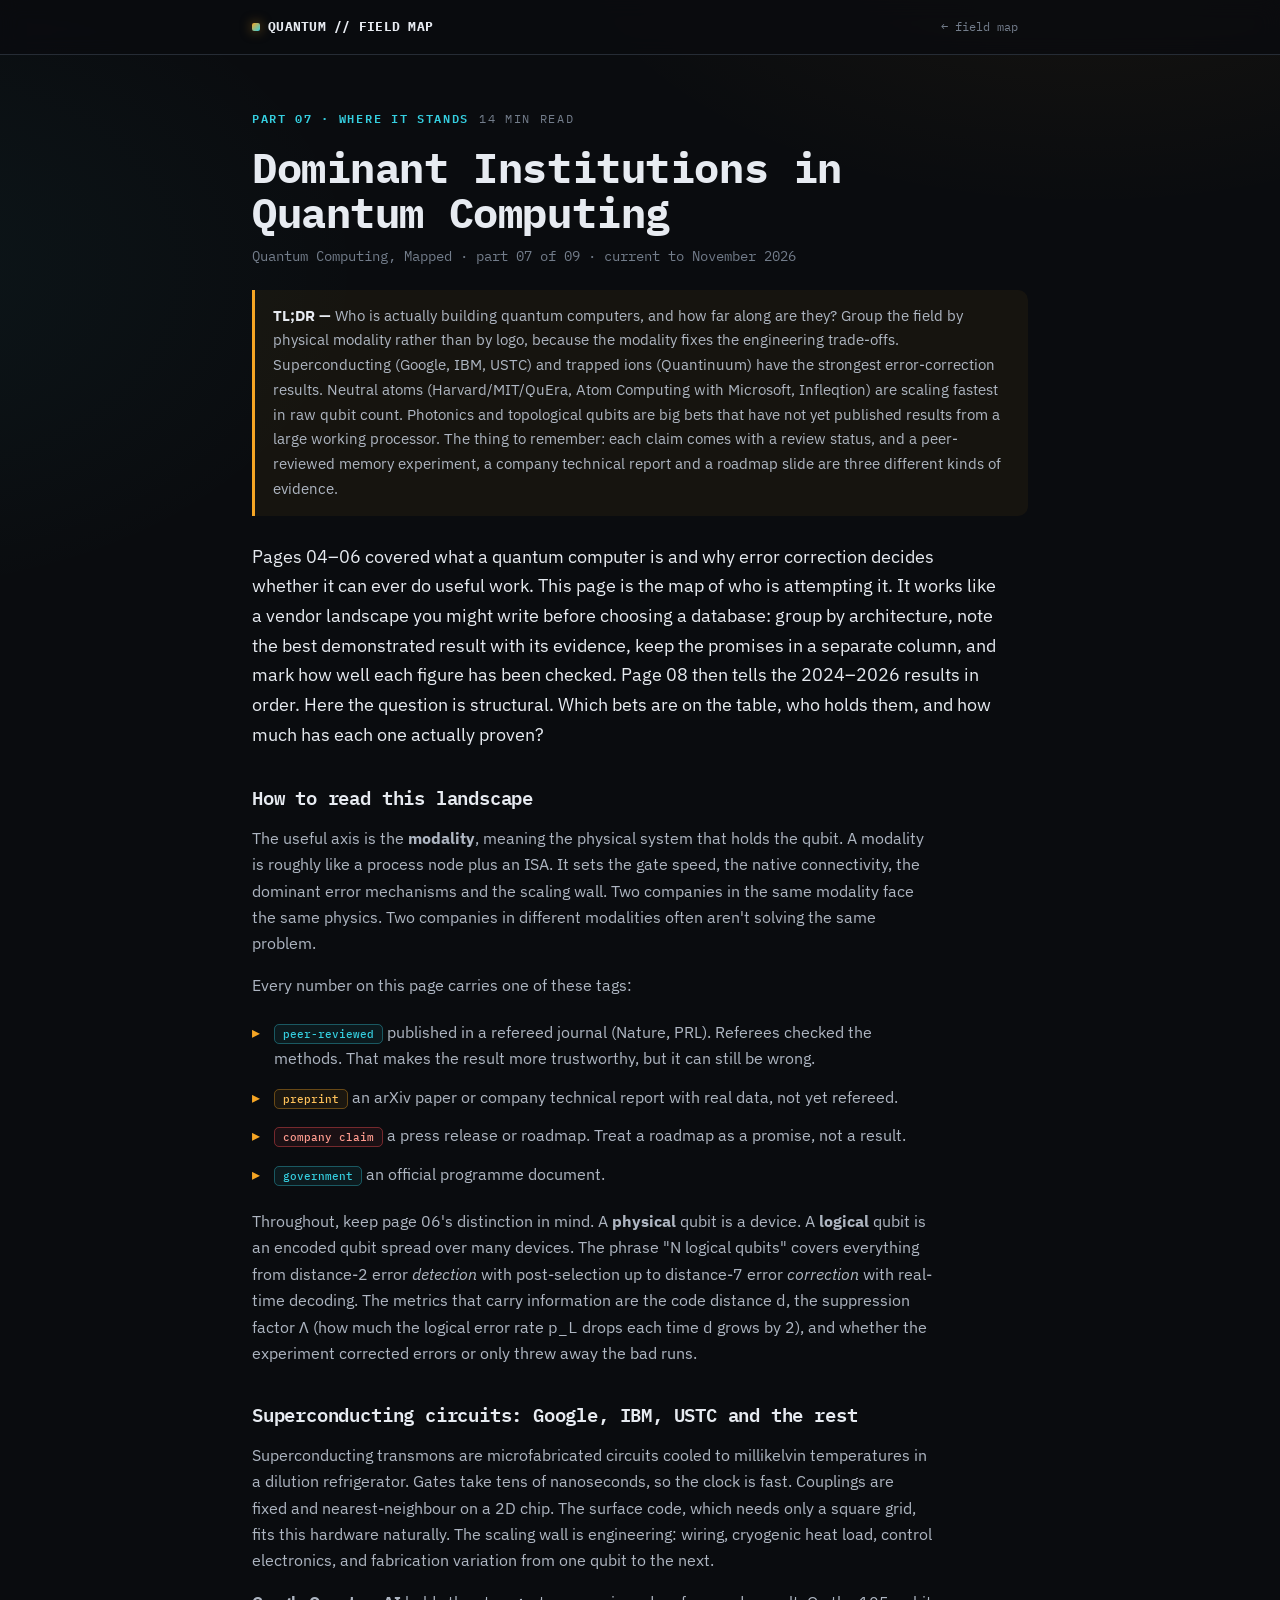
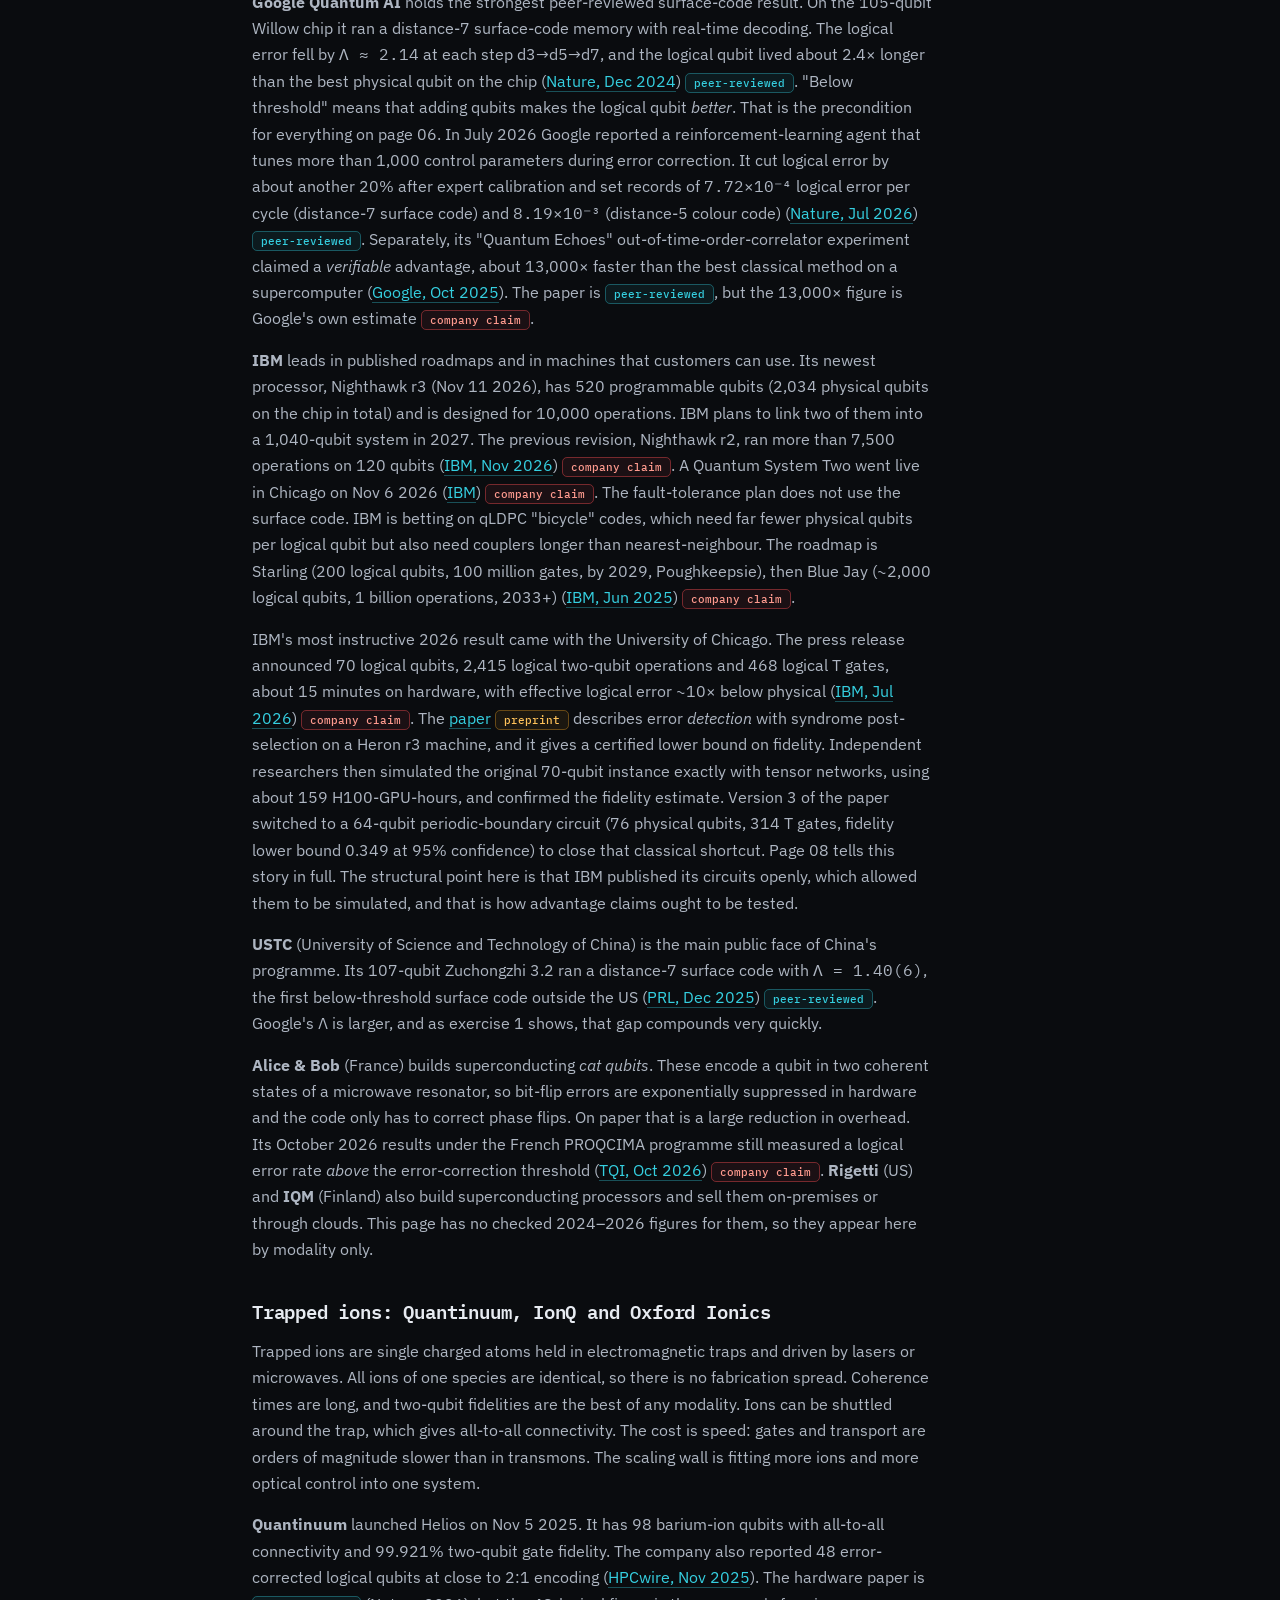
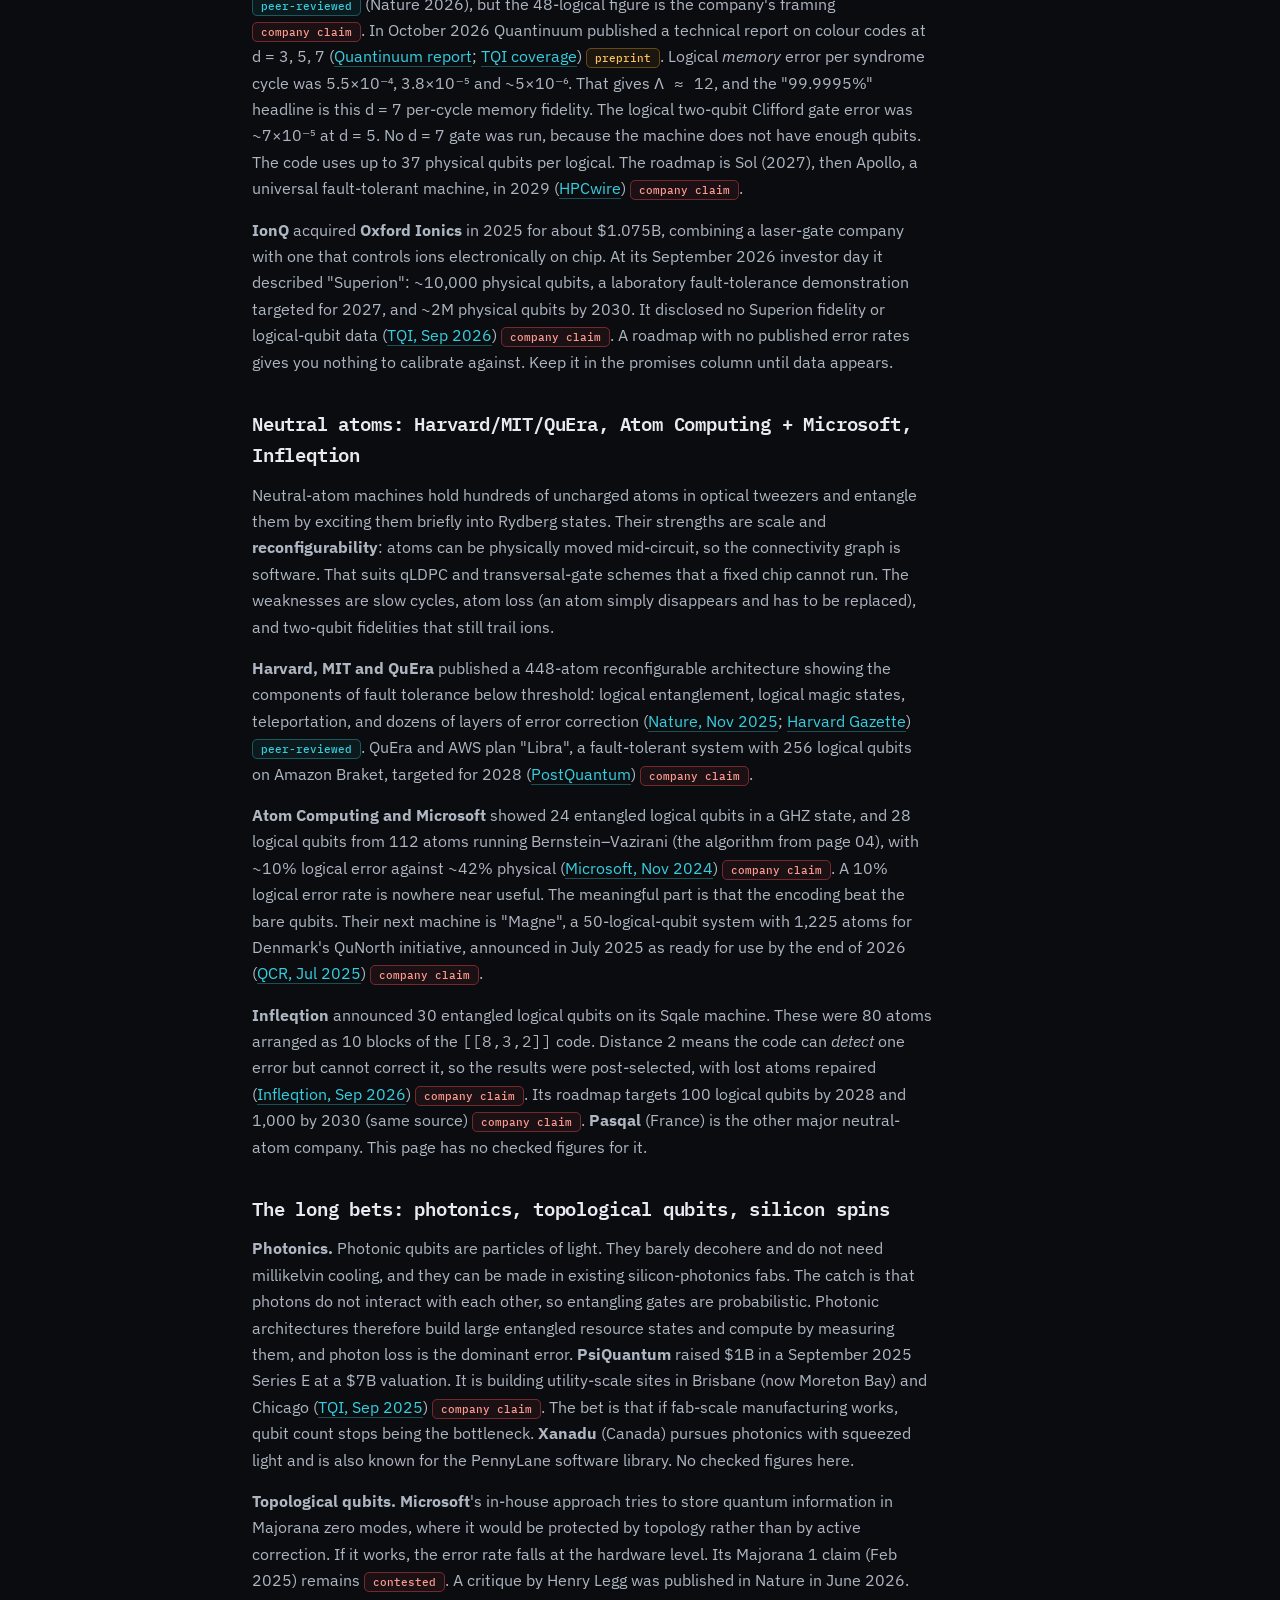
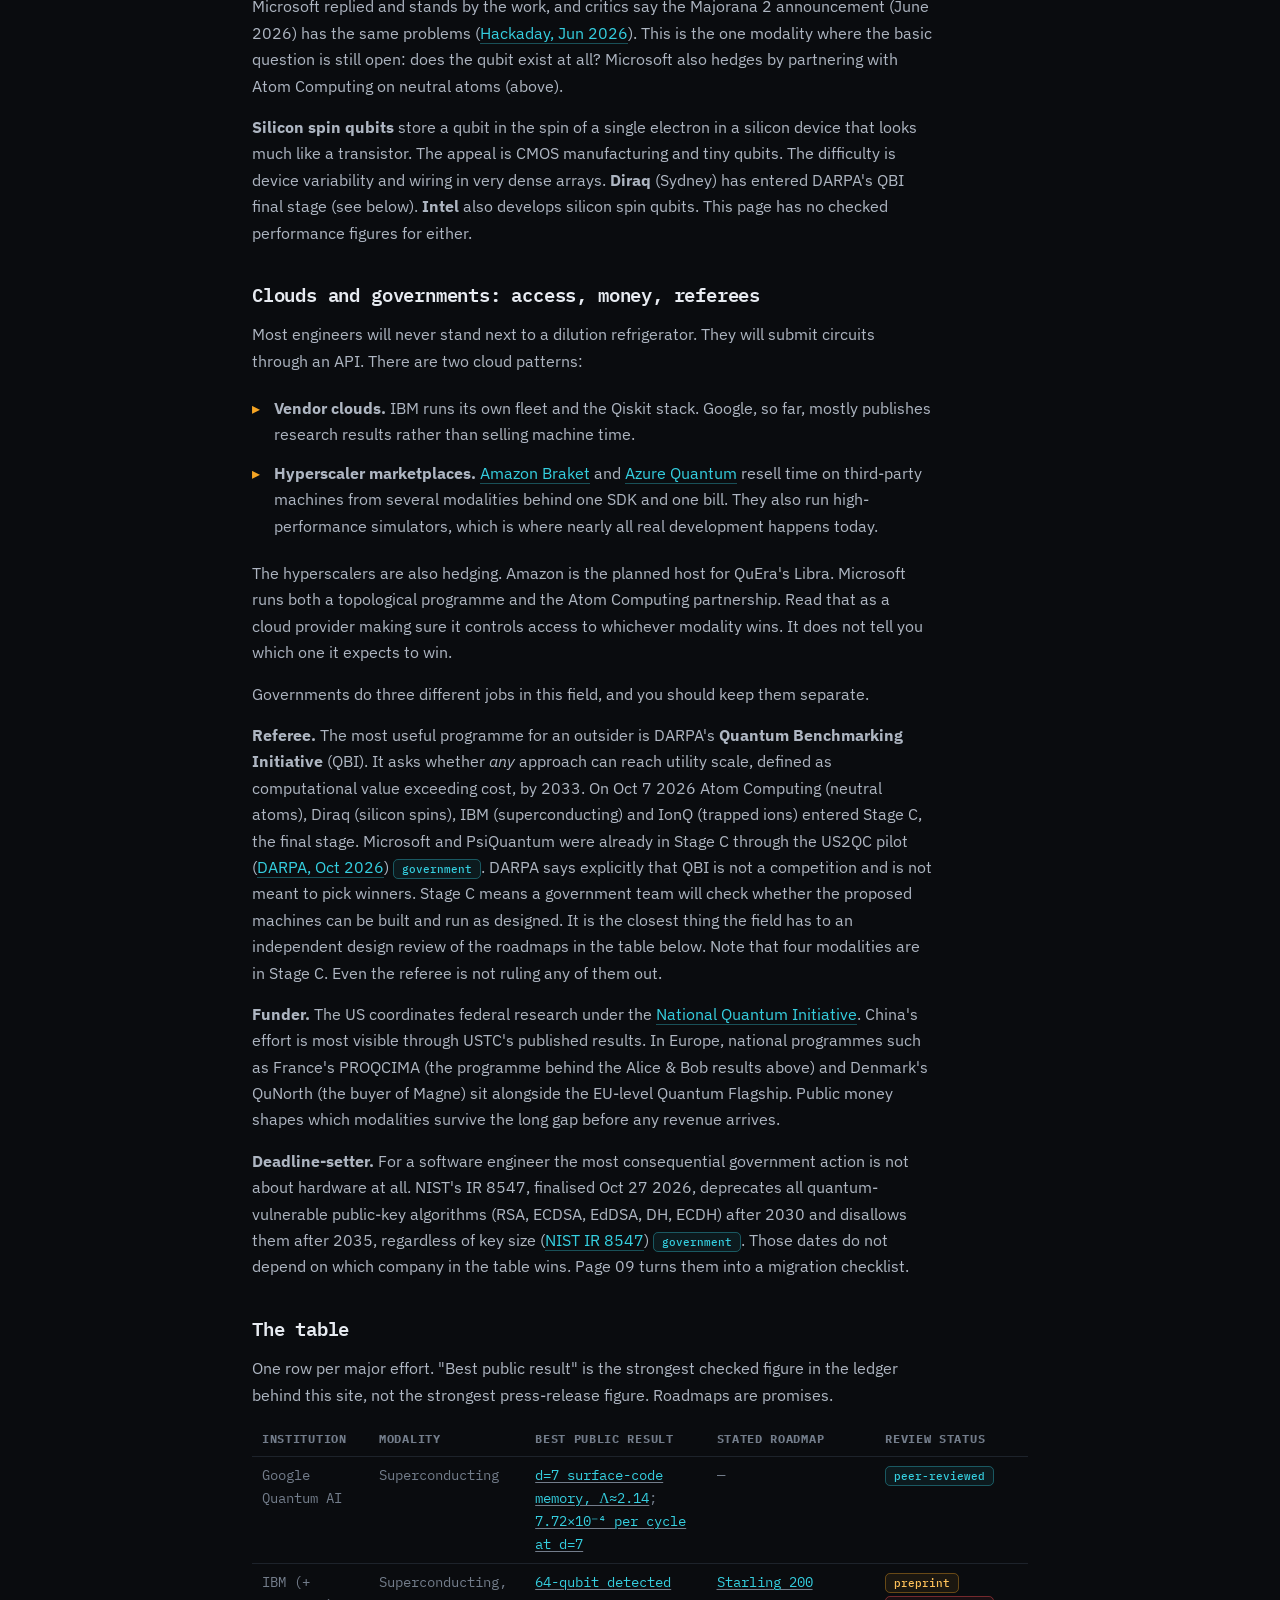
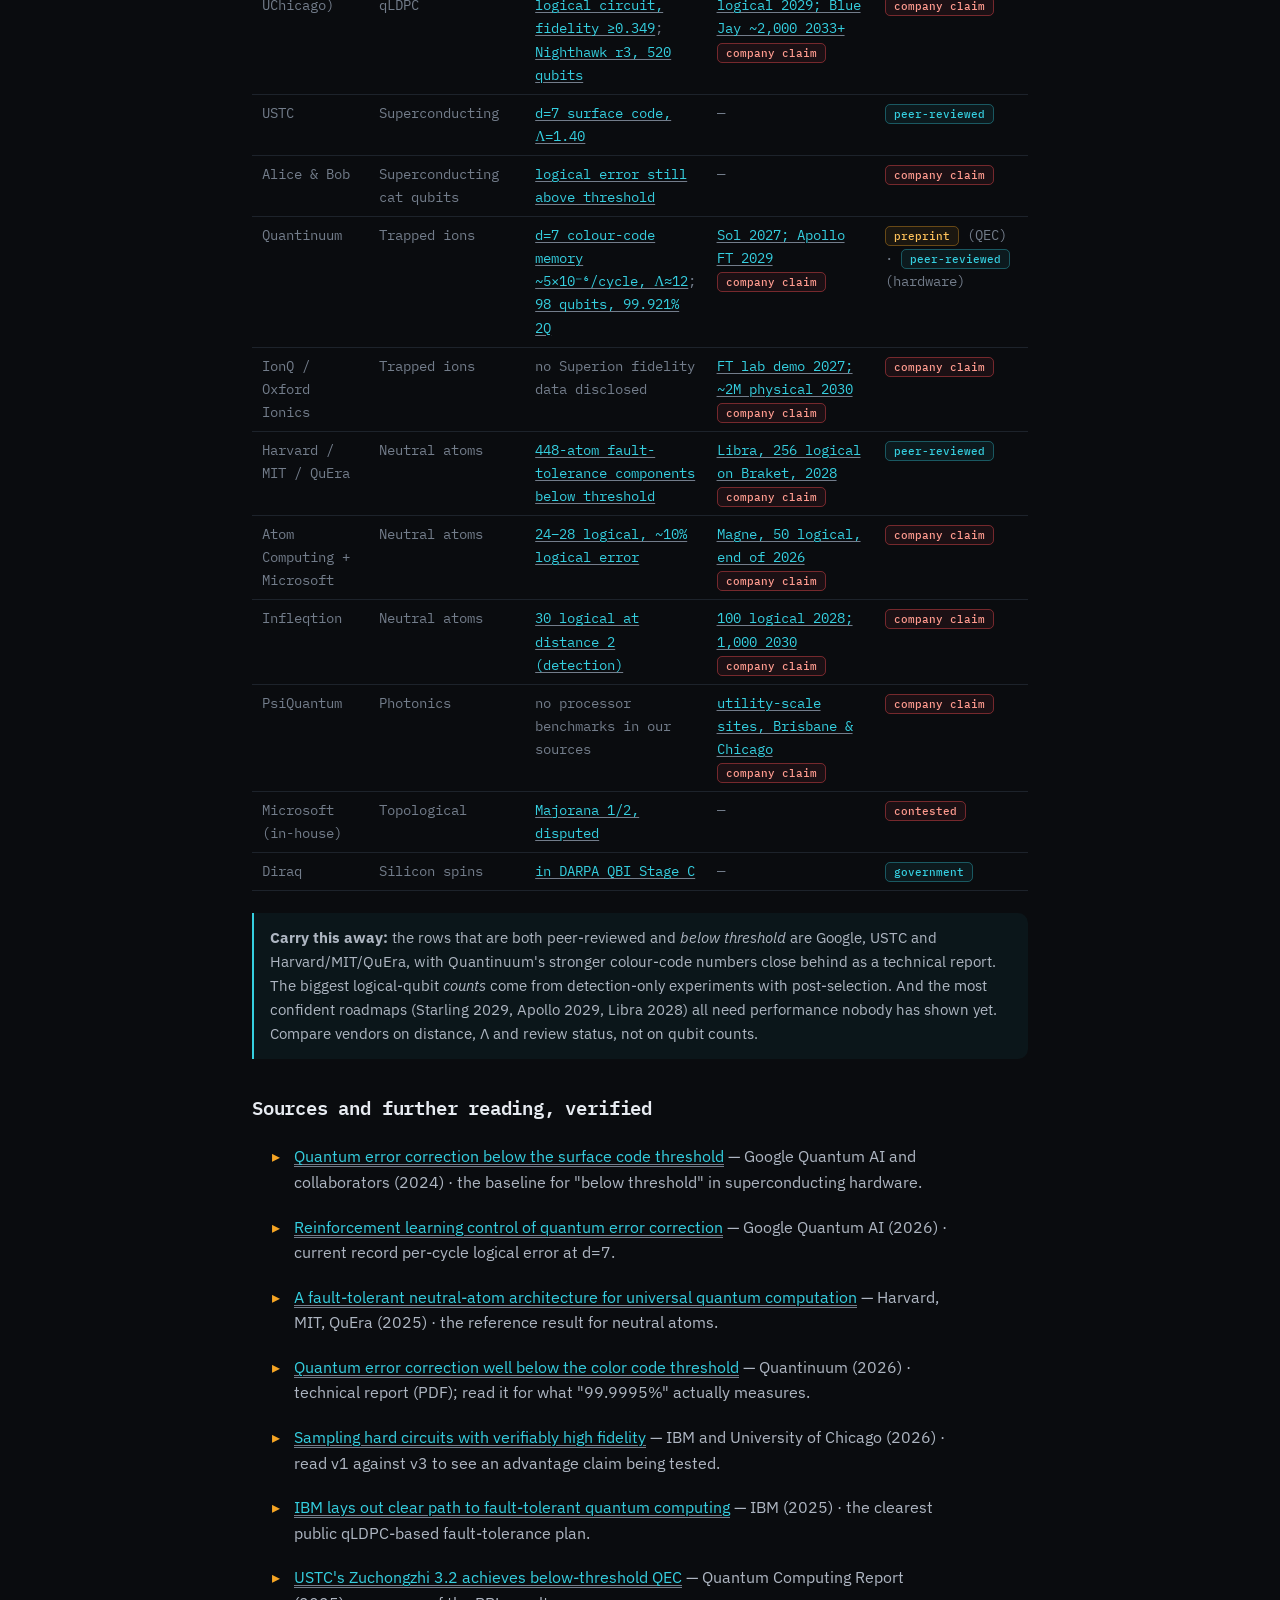
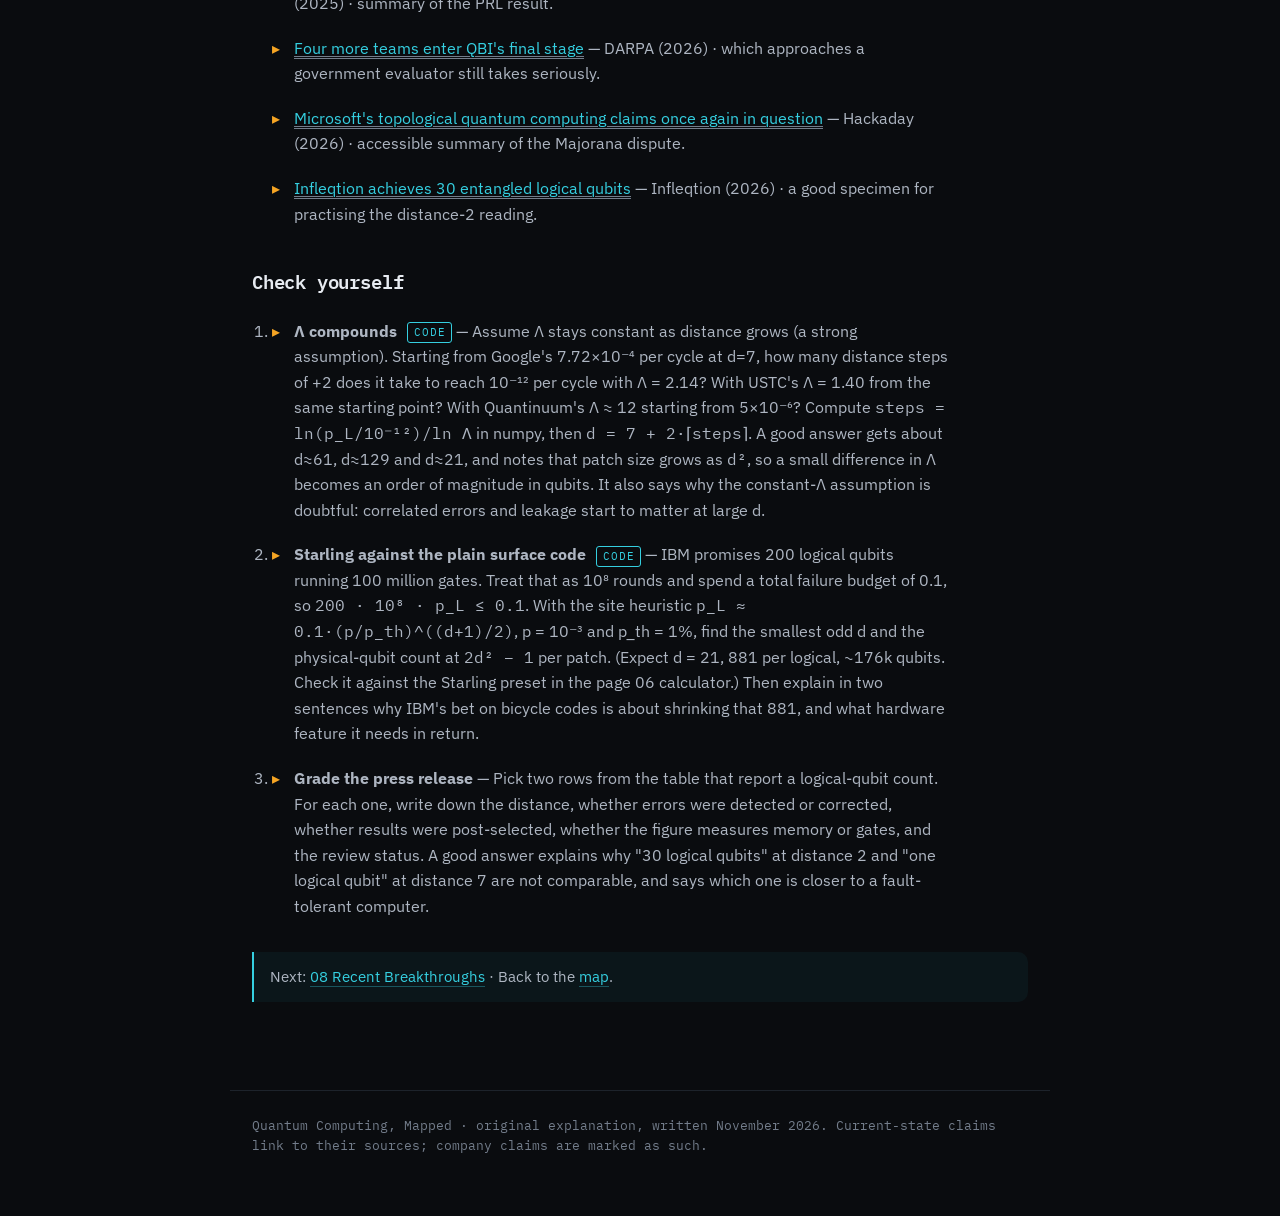
<file: parts/p07.html>
<!DOCTYPE html>
<html lang="en">
<head>
<meta charset="UTF-8" />
<meta name="viewport" content="width=device-width, initial-scale=1.0" />
<title>07 Dominant Institutions in Quantum Computing — Quantum Computing, Mapped</title>
<meta name="description" content="Who is building quantum computers in November 2026, by qubit modality: best public results, stated roadmaps, and how well each claim is reviewed." />
<link rel="preconnect" href="https://fonts.googleapis.com" />
<link rel="preconnect" href="https://fonts.gstatic.com" crossorigin />
<link href="https://fonts.googleapis.com/css2?family=IBM+Plex+Mono:wght@400;500;600;700&family=IBM+Plex+Sans:wght@400;500;600;700&display=swap" rel="stylesheet" />
<link rel="stylesheet" href="../paper.css" />
</head>
<body>
<header class="bar"><div class="bar-in">
  <div class="brand"><span class="dot"></span>QUANTUM&nbsp;//&nbsp;FIELD&nbsp;MAP</div>
  <a class="back" href="../index.html#now">← field map</a>
</div></header>
<main>
  <div class="eyebrow"><span class="box bb mono">PART 07 · WHERE IT STANDS</span><span class="mono">14 min read</span></div>
  <h1>Dominant Institutions in Quantum Computing</h1>
  <div class="authors">Quantum Computing, Mapped · part 07 of 09 · current to November 2026</div>

  <div class="tldr"><b>TL;DR —</b> Who is actually building quantum computers, and how far along are they? Group the field by physical modality rather than by logo, because the modality fixes the engineering trade-offs. Superconducting (Google, IBM, USTC) and trapped ions (Quantinuum) have the strongest error-correction results. Neutral atoms (Harvard/MIT/QuEra, Atom Computing with Microsoft, Infleqtion) are scaling fastest in raw qubit count. Photonics and topological qubits are big bets that have not yet published results from a large working processor. The thing to remember: each claim comes with a review status, and a peer-reviewed memory experiment, a company technical report and a roadmap slide are three different kinds of evidence.</div>

  <p class="lead">Pages 04–06 covered what a quantum computer is and why error correction decides whether it can ever do useful work. This page is the map of who is attempting it. It works like a vendor landscape you might write before choosing a database: group by architecture, note the best demonstrated result with its evidence, keep the promises in a separate column, and mark how well each figure has been checked. Page 08 then tells the 2024–2026 results in order. Here the question is structural. Which bets are on the table, who holds them, and how much has each one actually proven?</p>

  <h2 id="reading">How to read this landscape</h2>

  <p>The useful axis is the <b>modality</b>, meaning the physical system that holds the qubit. A modality is roughly like a process node plus an ISA. It sets the gate speed, the native connectivity, the dominant error mechanisms and the scaling wall. Two companies in the same modality face the same physics. Two companies in different modalities often aren't solving the same problem.</p>

  <p>Every number on this page carries one of these tags:</p>
  <ul>
    <li><span class="tag peer">peer-reviewed</span> published in a refereed journal (Nature, PRL). Referees checked the methods. That makes the result more trustworthy, but it can still be wrong.</li>
    <li><span class="tag pre">preprint</span> an arXiv paper or company technical report with real data, not yet refereed.</li>
    <li><span class="tag co">company claim</span> a press release or roadmap. Treat a roadmap as a promise, not a result.</li>
    <li><span class="tag bb">government</span> an official programme document.</li>
  </ul>

  <p>Throughout, keep page 06's distinction in mind. A <b>physical</b> qubit is a device. A <b>logical</b> qubit is an encoded qubit spread over many devices. The phrase "N logical qubits" covers everything from distance-2 error <i>detection</i> with post-selection up to distance-7 error <i>correction</i> with real-time decoding. The metrics that carry information are the code distance <span class="mono">d</span>, the suppression factor <span class="mono">Λ</span> (how much the logical error rate <span class="mono">p_L</span> drops each time <span class="mono">d</span> grows by 2), and whether the experiment corrected errors or only threw away the bad runs.</p>

  <h2 id="superconducting">Superconducting circuits: Google, IBM, USTC and the rest</h2>

  <p>Superconducting transmons are microfabricated circuits cooled to millikelvin temperatures in a dilution refrigerator. Gates take tens of nanoseconds, so the clock is fast. Couplings are fixed and nearest-neighbour on a 2D chip. The surface code, which needs only a square grid, fits this hardware naturally. The scaling wall is engineering: wiring, cryogenic heat load, control electronics, and fabrication variation from one qubit to the next.</p>

  <p><b>Google Quantum AI</b> holds the strongest peer-reviewed surface-code result. On the 105-qubit Willow chip it ran a distance-7 surface-code memory with real-time decoding. The logical error fell by <span class="mono">Λ ≈ 2.14</span> at each step d3→d5→d7, and the logical qubit lived about 2.4× longer than the best physical qubit on the chip (<a class="lnk" href="https://www.nature.com/articles/s41586-024-08449-y" target="_blank" rel="noopener">Nature, Dec 2024</a>) <span class="tag peer">peer-reviewed</span>. "Below threshold" means that adding qubits makes the logical qubit <i>better</i>. That is the precondition for everything on page 06. In July 2026 Google reported a reinforcement-learning agent that tunes more than 1,000 control parameters during error correction. It cut logical error by about another 20% after expert calibration and set records of <span class="mono">7.72×10⁻⁴</span> logical error per cycle (distance-7 surface code) and <span class="mono">8.19×10⁻³</span> (distance-5 colour code) (<a class="lnk" href="https://www.nature.com/articles/s41586-026-10759-2" target="_blank" rel="noopener">Nature, Jul 2026</a>) <span class="tag peer">peer-reviewed</span>. Separately, its "Quantum Echoes" out-of-time-order-correlator experiment claimed a <i>verifiable</i> advantage, about 13,000× faster than the best classical method on a supercomputer (<a class="lnk" href="https://blog.google/technology/research/quantum-echoes-willow-verifiable-quantum-advantage/" target="_blank" rel="noopener">Google, Oct 2025</a>). The paper is <span class="tag peer">peer-reviewed</span>, but the 13,000× figure is Google's own estimate <span class="tag co">company claim</span>.</p>

  <p><b>IBM</b> leads in published roadmaps and in machines that customers can use. Its newest processor, Nighthawk r3 (Nov 11 2026), has 520 programmable qubits (2,034 physical qubits on the chip in total) and is designed for 10,000 operations. IBM plans to link two of them into a 1,040-qubit system in 2027. The previous revision, Nighthawk r2, ran more than 7,500 operations on 120 qubits (<a class="lnk" href="https://newsroom.ibm.com/2026-11-11-ibm-quantum-nighthawk-demonstrates-new-levels-of-speed-and-quality,-with-plans-to-scale-beyond-1,000-qubits-in-2027" target="_blank" rel="noopener">IBM, Nov 2026</a>) <span class="tag co">company claim</span>. A Quantum System Two went live in Chicago on Nov 6 2026 (<a class="lnk" href="https://newsroom.ibm.com/2026-11-06-ibm-unveils-its-most-advanced-quantum-computer-in-chicago,-marking-a-milestone-for-illinoiss-quantum-future" target="_blank" rel="noopener">IBM</a>) <span class="tag co">company claim</span>. The fault-tolerance plan does not use the surface code. IBM is betting on qLDPC "bicycle" codes, which need far fewer physical qubits per logical qubit but also need couplers longer than nearest-neighbour. The roadmap is Starling (200 logical qubits, 100 million gates, by 2029, Poughkeepsie), then Blue Jay (~2,000 logical qubits, 1 billion operations, 2033+) (<a class="lnk" href="https://www.ibm.com/quantum/blog/large-scale-ftqc" target="_blank" rel="noopener">IBM, Jun 2025</a>) <span class="tag co">company claim</span>.</p>

  <p>IBM's most instructive 2026 result came with the University of Chicago. The press release announced 70 logical qubits, 2,415 logical two-qubit operations and 468 logical T gates, about 15 minutes on hardware, with effective logical error ~10× below physical (<a class="lnk" href="https://newsroom.ibm.com/2026-07-30-ibm-and-the-university-of-chicago-demonstrate-quantum-advantage,-establishing-trusted-quantum-computation-on-logical-circuits" target="_blank" rel="noopener">IBM, Jul 2026</a>) <span class="tag co">company claim</span>. The <a class="lnk" href="https://arxiv.org/abs/2607.25941" target="_blank" rel="noopener">paper</a> <span class="tag pre">preprint</span> describes error <i>detection</i> with syndrome post-selection on a Heron r3 machine, and it gives a certified lower bound on fidelity. Independent researchers then simulated the original 70-qubit instance exactly with tensor networks, using about 159 H100-GPU-hours, and confirmed the fidelity estimate. Version 3 of the paper switched to a 64-qubit periodic-boundary circuit (76 physical qubits, 314 T gates, fidelity lower bound 0.349 at 95% confidence) to close that classical shortcut. Page 08 tells this story in full. The structural point here is that IBM published its circuits openly, which allowed them to be simulated, and that is how advantage claims ought to be tested.</p>

  <p><b>USTC</b> (University of Science and Technology of China) is the main public face of China's programme. Its 107-qubit Zuchongzhi 3.2 ran a distance-7 surface code with <span class="mono">Λ = 1.40(6)</span>, the first below-threshold surface code outside the US (<a class="lnk" href="https://journals.aps.org/prl/abstract/10.1103/rqkg-dw31" target="_blank" rel="noopener">PRL, Dec 2025</a>) <span class="tag peer">peer-reviewed</span>. Google's Λ is larger, and as exercise 1 shows, that gap compounds very quickly.</p>

  <p><b>Alice &amp; Bob</b> (France) builds superconducting <i>cat qubits</i>. These encode a qubit in two coherent states of a microwave resonator, so bit-flip errors are exponentially suppressed in hardware and the code only has to correct phase flips. On paper that is a large reduction in overhead. Its October 2026 results under the French PROQCIMA programme still measured a logical error rate <i>above</i> the error-correction threshold (<a class="lnk" href="https://thequantuminsider.com/2026/10/20/alice-bob-reports-cat-qubit-progress-in-french-quantum-computing-program/" target="_blank" rel="noopener">TQI, Oct 2026</a>) <span class="tag co">company claim</span>. <b>Rigetti</b> (US) and <b>IQM</b> (Finland) also build superconducting processors and sell them on-premises or through clouds. This page has no checked 2024–2026 figures for them, so they appear here by modality only.</p>

  <h2 id="ions">Trapped ions: Quantinuum, IonQ and Oxford Ionics</h2>

  <p>Trapped ions are single charged atoms held in electromagnetic traps and driven by lasers or microwaves. All ions of one species are identical, so there is no fabrication spread. Coherence times are long, and two-qubit fidelities are the best of any modality. Ions can be shuttled around the trap, which gives all-to-all connectivity. The cost is speed: gates and transport are orders of magnitude slower than in transmons. The scaling wall is fitting more ions and more optical control into one system.</p>

  <p><b>Quantinuum</b> launched Helios on Nov 5 2025. It has 98 barium-ion qubits with all-to-all connectivity and 99.921% two-qubit gate fidelity. The company also reported 48 error-corrected logical qubits at close to 2:1 encoding (<a class="lnk" href="https://www.hpcwire.com/2025/11/05/quantinuum-introduces-helios-quantum-system-as-roadmap-advances-toward-apollo/" target="_blank" rel="noopener">HPCwire, Nov 2025</a>). The hardware paper is <span class="tag peer">peer-reviewed</span> (Nature 2026), but the 48-logical figure is the company's framing <span class="tag co">company claim</span>. In October 2026 Quantinuum published a technical report on colour codes at d = 3, 5, 7 (<a class="lnk" href="https://www.quantinuum.com/fault-tolerance-by-2029" target="_blank" rel="noopener">Quantinuum report</a>; <a class="lnk" href="https://thequantuminsider.com/2026/10/19/quantinuum-reports-a-10x-reduction-in-logical-error-rate-on-helios/" target="_blank" rel="noopener">TQI coverage</a>) <span class="tag pre">preprint</span>. Logical <i>memory</i> error per syndrome cycle was 5.5×10⁻⁴, 3.8×10⁻⁵ and ~5×10⁻⁶. That gives <span class="mono">Λ ≈ 12</span>, and the "99.9995%" headline is this d = 7 per-cycle memory fidelity. The logical two-qubit Clifford gate error was ~7×10⁻⁵ at d = 5. No d = 7 gate was run, because the machine does not have enough qubits. The code uses up to 37 physical qubits per logical. The roadmap is Sol (2027), then Apollo, a universal fault-tolerant machine, in 2029 (<a class="lnk" href="https://www.hpcwire.com/2025/11/05/quantinuum-introduces-helios-quantum-system-as-roadmap-advances-toward-apollo/" target="_blank" rel="noopener">HPCwire</a>) <span class="tag co">company claim</span>.</p>

  <p><b>IonQ</b> acquired <b>Oxford Ionics</b> in 2025 for about $1.075B, combining a laser-gate company with one that controls ions electronically on chip. At its September 2026 investor day it described "Superion": ~10,000 physical qubits, a laboratory fault-tolerance demonstration targeted for 2027, and ~2M physical qubits by 2030. It disclosed no Superion fidelity or logical-qubit data (<a class="lnk" href="https://thequantuminsider.com/2026/09/08/ionq-uses-investor-day-to-detail-superion-roadmap-skywater-strategy-and-quantum-security-plans/" target="_blank" rel="noopener">TQI, Sep 2026</a>) <span class="tag co">company claim</span>. A roadmap with no published error rates gives you nothing to calibrate against. Keep it in the promises column until data appears.</p>

  <h2 id="atoms">Neutral atoms: Harvard/MIT/QuEra, Atom Computing + Microsoft, Infleqtion</h2>

  <p>Neutral-atom machines hold hundreds of uncharged atoms in optical tweezers and entangle them by exciting them briefly into Rydberg states. Their strengths are scale and <b>reconfigurability</b>: atoms can be physically moved mid-circuit, so the connectivity graph is software. That suits qLDPC and transversal-gate schemes that a fixed chip cannot run. The weaknesses are slow cycles, atom loss (an atom simply disappears and has to be replaced), and two-qubit fidelities that still trail ions.</p>

  <p><b>Harvard, MIT and QuEra</b> published a 448-atom reconfigurable architecture showing the components of fault tolerance below threshold: logical entanglement, logical magic states, teleportation, and dozens of layers of error correction (<a class="lnk" href="https://www.nature.com/articles/s41586-025-09848-5" target="_blank" rel="noopener">Nature, Nov 2025</a>; <a class="lnk" href="https://news.harvard.edu/gazette/story/2025/11/a-potential-quantum-leap/" target="_blank" rel="noopener">Harvard Gazette</a>) <span class="tag peer">peer-reviewed</span>. QuEra and AWS plan "Libra", a fault-tolerant system with 256 logical qubits on Amazon Braket, targeted for 2028 (<a class="lnk" href="https://postquantum.com/industry-news/quera-libra-fault-tolerant-quantum-computer-aws-2028/" target="_blank" rel="noopener">PostQuantum</a>) <span class="tag co">company claim</span>.</p>

  <p><b>Atom Computing and Microsoft</b> showed 24 entangled logical qubits in a GHZ state, and 28 logical qubits from 112 atoms running Bernstein–Vazirani (the algorithm from page 04), with ~10% logical error against ~42% physical (<a class="lnk" href="https://azure.microsoft.com/en-us/blog/quantum/2024/11/19/microsoft-and-atom-computing-offer-a-commercial-quantum-machine-with-the-largest-number-of-entangled-logical-qubits-on-record/" target="_blank" rel="noopener">Microsoft, Nov 2024</a>) <span class="tag co">company claim</span>. A 10% logical error rate is nowhere near useful. The meaningful part is that the encoding beat the bare qubits. Their next machine is "Magne", a 50-logical-qubit system with 1,225 atoms for Denmark's QuNorth initiative, announced in July 2025 as ready for use by the end of 2026 (<a class="lnk" href="https://quantumcomputingreport.com/denmarks-qunorth-to-acquire-50-logical-qubit-magne-quantum-computer-from-atom-computing-and-microsoft/" target="_blank" rel="noopener">QCR, Jul 2025</a>) <span class="tag co">company claim</span>.</p>

  <p><b>Infleqtion</b> announced 30 entangled logical qubits on its Sqale machine. These were 80 atoms arranged as 10 blocks of the <span class="mono">[[8,3,2]]</span> code. Distance 2 means the code can <i>detect</i> one error but cannot correct it, so the results were post-selected, with lost atoms repaired (<a class="lnk" href="https://infleqtion.com/infleqtion-achieves-30-entangled-logical-qubits-on-its-sqale-quantum-computer/" target="_blank" rel="noopener">Infleqtion, Sep 2026</a>) <span class="tag co">company claim</span>. Its roadmap targets 100 logical qubits by 2028 and 1,000 by 2030 (same source) <span class="tag co">company claim</span>. <b>Pasqal</b> (France) is the other major neutral-atom company. This page has no checked figures for it.</p>

  <h2 id="bets">The long bets: photonics, topological qubits, silicon spins</h2>

  <p><b>Photonics.</b> Photonic qubits are particles of light. They barely decohere and do not need millikelvin cooling, and they can be made in existing silicon-photonics fabs. The catch is that photons do not interact with each other, so entangling gates are probabilistic. Photonic architectures therefore build large entangled resource states and compute by measuring them, and photon loss is the dominant error. <b>PsiQuantum</b> raised $1B in a September 2025 Series E at a $7B valuation. It is building utility-scale sites in Brisbane (now Moreton Bay) and Chicago (<a class="lnk" href="https://thequantuminsider.com/2025/09/10/psiquantum-raises-1-billion-to-build-million-qubit-scale-fault-tolerant-quantum-computers/" target="_blank" rel="noopener">TQI, Sep 2025</a>) <span class="tag co">company claim</span>. The bet is that if fab-scale manufacturing works, qubit count stops being the bottleneck. <b>Xanadu</b> (Canada) pursues photonics with squeezed light and is also known for the PennyLane software library. No checked figures here.</p>

  <p><b>Topological qubits.</b> <b>Microsoft</b>'s in-house approach tries to store quantum information in Majorana zero modes, where it would be protected by topology rather than by active correction. If it works, the error rate falls at the hardware level. Its Majorana 1 claim (Feb 2025) remains <span class="tag co">contested</span>. A critique by Henry Legg was published in Nature in June 2026. Microsoft replied and stands by the work, and critics say the Majorana 2 announcement (June 2026) has the same problems (<a class="lnk" href="https://hackaday.com/2026/06/30/microsofts-topological-quantum-computing-claims-once-again-in-question/" target="_blank" rel="noopener">Hackaday, Jun 2026</a>). This is the one modality where the basic question is still open: does the qubit exist at all? Microsoft also hedges by partnering with Atom Computing on neutral atoms (above).</p>

  <p><b>Silicon spin qubits</b> store a qubit in the spin of a single electron in a silicon device that looks much like a transistor. The appeal is CMOS manufacturing and tiny qubits. The difficulty is device variability and wiring in very dense arrays. <b>Diraq</b> (Sydney) has entered DARPA's QBI final stage (see below). <b>Intel</b> also develops silicon spin qubits. This page has no checked performance figures for either.</p>

  <h2 id="clouds">Clouds and governments: access, money, referees</h2>

  <p>Most engineers will never stand next to a dilution refrigerator. They will submit circuits through an API. There are two cloud patterns:</p>
  <ul>
    <li><b>Vendor clouds.</b> IBM runs its own fleet and the Qiskit stack. Google, so far, mostly publishes research results rather than selling machine time.</li>
    <li><b>Hyperscaler marketplaces.</b> <a class="lnk" href="https://aws.amazon.com/braket/" target="_blank" rel="noopener">Amazon Braket</a> and <a class="lnk" href="https://azure.microsoft.com/en-us/products/quantum" target="_blank" rel="noopener">Azure Quantum</a> resell time on third-party machines from several modalities behind one SDK and one bill. They also run high-performance simulators, which is where nearly all real development happens today.</li>
  </ul>
  <p>The hyperscalers are also hedging. Amazon is the planned host for QuEra's Libra. Microsoft runs both a topological programme and the Atom Computing partnership. Read that as a cloud provider making sure it controls access to whichever modality wins. It does not tell you which one it expects to win.</p>

  <p id="government">Governments do three different jobs in this field, and you should keep them separate.</p>

  <p><b>Referee.</b> The most useful programme for an outsider is DARPA's <b>Quantum Benchmarking Initiative</b> (QBI). It asks whether <i>any</i> approach can reach utility scale, defined as computational value exceeding cost, by 2033. On Oct 7 2026 Atom Computing (neutral atoms), Diraq (silicon spins), IBM (superconducting) and IonQ (trapped ions) entered Stage C, the final stage. Microsoft and PsiQuantum were already in Stage C through the US2QC pilot (<a class="lnk" href="https://www.darpa.mil/news/2026/four-more-teams-enter-quantum-benchmarking-initiative-final-stage" target="_blank" rel="noopener">DARPA, Oct 2026</a>) <span class="tag bb">government</span>. DARPA says explicitly that QBI is not a competition and is not meant to pick winners. Stage C means a government team will check whether the proposed machines can be built and run as designed. It is the closest thing the field has to an independent design review of the roadmaps in the table below. Note that four modalities are in Stage C. Even the referee is not ruling any of them out.</p>

  <p><b>Funder.</b> The US coordinates federal research under the <a class="lnk" href="https://www.quantum.gov/" target="_blank" rel="noopener">National Quantum Initiative</a>. China's effort is most visible through USTC's published results. In Europe, national programmes such as France's PROQCIMA (the programme behind the Alice &amp; Bob results above) and Denmark's QuNorth (the buyer of Magne) sit alongside the EU-level Quantum Flagship. Public money shapes which modalities survive the long gap before any revenue arrives.</p>

  <p><b>Deadline-setter.</b> For a software engineer the most consequential government action is not about hardware at all. NIST's IR 8547, finalised Oct 27 2026, deprecates all quantum-vulnerable public-key algorithms (RSA, ECDSA, EdDSA, DH, ECDH) after 2030 and disallows them after 2035, regardless of key size (<a class="lnk" href="https://csrc.nist.gov/pubs/ir/8547/final" target="_blank" rel="noopener">NIST IR 8547</a>) <span class="tag bb">government</span>. Those dates do not depend on which company in the table wins. Page 09 turns them into a migration checklist.</p>

  <h2 id="table">The table</h2>

  <p>One row per major effort. "Best public result" is the strongest checked figure in the ledger behind this site, not the strongest press-release figure. Roadmaps are promises.</p>

  <div class="scroll-x"><table class="kv">
    <thead><tr><th>Institution</th><th>Modality</th><th>Best public result</th><th>Stated roadmap</th><th>Review status</th></tr></thead>
    <tbody>
      <tr><td>Google Quantum AI</td><td>Superconducting</td><td><a href="https://www.nature.com/articles/s41586-024-08449-y" target="_blank" rel="noopener">d=7 surface-code memory, Λ≈2.14</a>; <a href="https://www.nature.com/articles/s41586-026-10759-2" target="_blank" rel="noopener">7.72×10⁻⁴ per cycle at d=7</a></td><td>—</td><td><span class="tag peer">peer-reviewed</span></td></tr>
      <tr><td>IBM (+ UChicago)</td><td>Superconducting, qLDPC</td><td><a href="https://arxiv.org/abs/2607.25941" target="_blank" rel="noopener">64-qubit detected logical circuit, fidelity ≥0.349</a>; <a href="https://newsroom.ibm.com/2026-11-11-ibm-quantum-nighthawk-demonstrates-new-levels-of-speed-and-quality,-with-plans-to-scale-beyond-1,000-qubits-in-2027" target="_blank" rel="noopener">Nighthawk r3, 520 qubits</a></td><td><a href="https://www.ibm.com/quantum/blog/large-scale-ftqc" target="_blank" rel="noopener">Starling 200 logical 2029; Blue Jay ~2,000 2033+</a> <span class="tag co">company claim</span></td><td><span class="tag pre">preprint</span> <span class="tag co">company claim</span></td></tr>
      <tr><td>USTC</td><td>Superconducting</td><td><a href="https://journals.aps.org/prl/abstract/10.1103/rqkg-dw31" target="_blank" rel="noopener">d=7 surface code, Λ=1.40</a></td><td>—</td><td><span class="tag peer">peer-reviewed</span></td></tr>
      <tr><td>Alice &amp; Bob</td><td>Superconducting cat qubits</td><td><a href="https://thequantuminsider.com/2026/10/20/alice-bob-reports-cat-qubit-progress-in-french-quantum-computing-program/" target="_blank" rel="noopener">logical error still above threshold</a></td><td>—</td><td><span class="tag co">company claim</span></td></tr>
      <tr><td>Quantinuum</td><td>Trapped ions</td><td><a href="https://www.quantinuum.com/fault-tolerance-by-2029" target="_blank" rel="noopener">d=7 colour-code memory ~5×10⁻⁶/cycle, Λ≈12</a>; <a href="https://www.hpcwire.com/2025/11/05/quantinuum-introduces-helios-quantum-system-as-roadmap-advances-toward-apollo/" target="_blank" rel="noopener">98 qubits, 99.921% 2Q</a></td><td><a href="https://www.hpcwire.com/2025/11/05/quantinuum-introduces-helios-quantum-system-as-roadmap-advances-toward-apollo/" target="_blank" rel="noopener">Sol 2027; Apollo FT 2029</a> <span class="tag co">company claim</span></td><td><span class="tag pre">preprint</span> (QEC) · <span class="tag peer">peer-reviewed</span> (hardware)</td></tr>
      <tr><td>IonQ / Oxford Ionics</td><td>Trapped ions</td><td>no Superion fidelity data disclosed</td><td><a href="https://thequantuminsider.com/2026/09/08/ionq-uses-investor-day-to-detail-superion-roadmap-skywater-strategy-and-quantum-security-plans/" target="_blank" rel="noopener">FT lab demo 2027; ~2M physical 2030</a> <span class="tag co">company claim</span></td><td><span class="tag co">company claim</span></td></tr>
      <tr><td>Harvard / MIT / QuEra</td><td>Neutral atoms</td><td><a href="https://www.nature.com/articles/s41586-025-09848-5" target="_blank" rel="noopener">448-atom fault-tolerance components below threshold</a></td><td><a href="https://postquantum.com/industry-news/quera-libra-fault-tolerant-quantum-computer-aws-2028/" target="_blank" rel="noopener">Libra, 256 logical on Braket, 2028</a> <span class="tag co">company claim</span></td><td><span class="tag peer">peer-reviewed</span></td></tr>
      <tr><td>Atom Computing + Microsoft</td><td>Neutral atoms</td><td><a href="https://azure.microsoft.com/en-us/blog/quantum/2024/11/19/microsoft-and-atom-computing-offer-a-commercial-quantum-machine-with-the-largest-number-of-entangled-logical-qubits-on-record/" target="_blank" rel="noopener">24–28 logical, ~10% logical error</a></td><td><a href="https://quantumcomputingreport.com/denmarks-qunorth-to-acquire-50-logical-qubit-magne-quantum-computer-from-atom-computing-and-microsoft/" target="_blank" rel="noopener">Magne, 50 logical, end of 2026</a> <span class="tag co">company claim</span></td><td><span class="tag co">company claim</span></td></tr>
      <tr><td>Infleqtion</td><td>Neutral atoms</td><td><a href="https://infleqtion.com/infleqtion-achieves-30-entangled-logical-qubits-on-its-sqale-quantum-computer/" target="_blank" rel="noopener">30 logical at distance 2 (detection)</a></td><td><a href="https://infleqtion.com/infleqtion-achieves-30-entangled-logical-qubits-on-its-sqale-quantum-computer/" target="_blank" rel="noopener">100 logical 2028; 1,000 2030</a> <span class="tag co">company claim</span></td><td><span class="tag co">company claim</span></td></tr>
      <tr><td>PsiQuantum</td><td>Photonics</td><td>no processor benchmarks in our sources</td><td><a href="https://thequantuminsider.com/2025/09/10/psiquantum-raises-1-billion-to-build-million-qubit-scale-fault-tolerant-quantum-computers/" target="_blank" rel="noopener">utility-scale sites, Brisbane &amp; Chicago</a> <span class="tag co">company claim</span></td><td><span class="tag co">company claim</span></td></tr>
      <tr><td>Microsoft (in-house)</td><td>Topological</td><td><a href="https://hackaday.com/2026/06/30/microsofts-topological-quantum-computing-claims-once-again-in-question/" target="_blank" rel="noopener">Majorana 1/2, disputed</a></td><td>—</td><td><span class="tag co">contested</span></td></tr>
      <tr><td>Diraq</td><td>Silicon spins</td><td><a href="https://www.darpa.mil/news/2026/four-more-teams-enter-quantum-benchmarking-initiative-final-stage" target="_blank" rel="noopener">in DARPA QBI Stage C</a></td><td>—</td><td><span class="tag bb">government</span></td></tr>
    </tbody>
  </table></div>

  <div class="callout"><b>Carry this away:</b> the rows that are both peer-reviewed and <i>below threshold</i> are Google, USTC and Harvard/MIT/QuEra, with Quantinuum's stronger colour-code numbers close behind as a technical report. The biggest logical-qubit <i>counts</i> come from detection-only experiments with post-selection. And the most confident roadmaps (Starling 2029, Apollo 2029, Libra 2028) all need performance nobody has shown yet. Compare vendors on distance, Λ and review status, not on qubit counts.</div>

  <h2 id="sources">Sources and further reading, verified</h2>
  <ul class="readings">
    <li><a href="https://www.nature.com/articles/s41586-024-08449-y" target="_blank" rel="noopener">Quantum error correction below the surface code threshold</a> — Google Quantum AI and collaborators (2024) · the baseline for "below threshold" in superconducting hardware.</li>
    <li><a href="https://www.nature.com/articles/s41586-026-10759-2" target="_blank" rel="noopener">Reinforcement learning control of quantum error correction</a> — Google Quantum AI (2026) · current record per-cycle logical error at d=7.</li>
    <li><a href="https://www.nature.com/articles/s41586-025-09848-5" target="_blank" rel="noopener">A fault-tolerant neutral-atom architecture for universal quantum computation</a> — Harvard, MIT, QuEra (2025) · the reference result for neutral atoms.</li>
    <li><a href="https://www.quantinuum.com/fault-tolerance-by-2029" target="_blank" rel="noopener">Quantum error correction well below the color code threshold</a> — Quantinuum (2026) · technical report (PDF); read it for what "99.9995%" actually measures.</li>
    <li><a href="https://arxiv.org/abs/2607.25941" target="_blank" rel="noopener">Sampling hard circuits with verifiably high fidelity</a> — IBM and University of Chicago (2026) · read v1 against v3 to see an advantage claim being tested.</li>
    <li><a href="https://www.ibm.com/quantum/blog/large-scale-ftqc" target="_blank" rel="noopener">IBM lays out clear path to fault-tolerant quantum computing</a> — IBM (2025) · the clearest public qLDPC-based fault-tolerance plan.</li>
    <li><a href="https://quantumcomputingreport.com/ustcs-zuchongzhi-3-2-achieves-below-threshold-qec-milestone/" target="_blank" rel="noopener">USTC's Zuchongzhi 3.2 achieves below-threshold QEC</a> — Quantum Computing Report (2025) · summary of the PRL result.</li>
    <li><a href="https://www.darpa.mil/news/2026/four-more-teams-enter-quantum-benchmarking-initiative-final-stage" target="_blank" rel="noopener">Four more teams enter QBI's final stage</a> — DARPA (2026) · which approaches a government evaluator still takes seriously.</li>
    <li><a href="https://hackaday.com/2026/06/30/microsofts-topological-quantum-computing-claims-once-again-in-question/" target="_blank" rel="noopener">Microsoft's topological quantum computing claims once again in question</a> — Hackaday (2026) · accessible summary of the Majorana dispute.</li>
    <li><a href="https://infleqtion.com/infleqtion-achieves-30-entangled-logical-qubits-on-its-sqale-quantum-computer/" target="_blank" rel="noopener">Infleqtion achieves 30 entangled logical qubits</a> — Infleqtion (2026) · a good specimen for practising the distance-2 reading.</li>
  </ul>

  <h2 id="exercises">Check yourself</h2>
  <ol class="exercises">
    <li><b>Λ compounds</b> <span class="code">code</span> — Assume Λ stays constant as distance grows (a strong assumption). Starting from Google's 7.72×10⁻⁴ per cycle at d=7, how many distance steps of +2 does it take to reach 10⁻¹² per cycle with Λ = 2.14? With USTC's Λ = 1.40 from the same starting point? With Quantinuum's Λ ≈ 12 starting from 5×10⁻⁶? Compute <span class="mono">steps = ln(p_L/10⁻¹²)/ln Λ</span> in numpy, then <span class="mono">d = 7 + 2·⌈steps⌉</span>. A good answer gets about d≈61, d≈129 and d≈21, and notes that patch size grows as <span class="mono">d²</span>, so a small difference in Λ becomes an order of magnitude in qubits. It also says why the constant-Λ assumption is doubtful: correlated errors and leakage start to matter at large d.</li>
    <li><b>Starling against the plain surface code</b> <span class="code">code</span> — IBM promises 200 logical qubits running 100 million gates. Treat that as 10⁸ rounds and spend a total failure budget of 0.1, so <span class="mono">200 · 10⁸ · p_L ≤ 0.1</span>. With the site heuristic <span class="mono">p_L ≈ 0.1·(p/p_th)^((d+1)/2)</span>, p = 10⁻³ and p_th = 1%, find the smallest odd d and the physical-qubit count at <span class="mono">2d² − 1</span> per patch. (Expect d = 21, 881 per logical, ~176k qubits. Check it against the Starling preset in the page 06 calculator.) Then explain in two sentences why IBM's bet on bicycle codes is about shrinking that 881, and what hardware feature it needs in return.</li>
    <li><b>Grade the press release</b> — Pick two rows from the table that report a logical-qubit count. For each one, write down the distance, whether errors were detected or corrected, whether results were post-selected, whether the figure measures memory or gates, and the review status. A good answer explains why "30 logical qubits" at distance 2 and "one logical qubit" at distance 7 are not comparable, and says which one is closer to a fault-tolerant computer.</li>
  </ol>

  <div class="callout">Next: <a class="lnk" href="p08.html">08 Recent Breakthroughs</a> · Back to the <a class="lnk" href="../index.html#now">map</a>.</div>
</main>
<footer>Quantum Computing, Mapped · original explanation, written November 2026. Current-state claims link to their sources; company claims are marked as such.</footer>
<!-- Private comments mode, inert unless ?annotate=1 (see assets/annotate.js in idvorkin-ai-tools.github.io) -->
<script src="https://idvorkin-ai-tools.github.io/assets/annotate.js" defer></script>
</body>
</html>
</file>
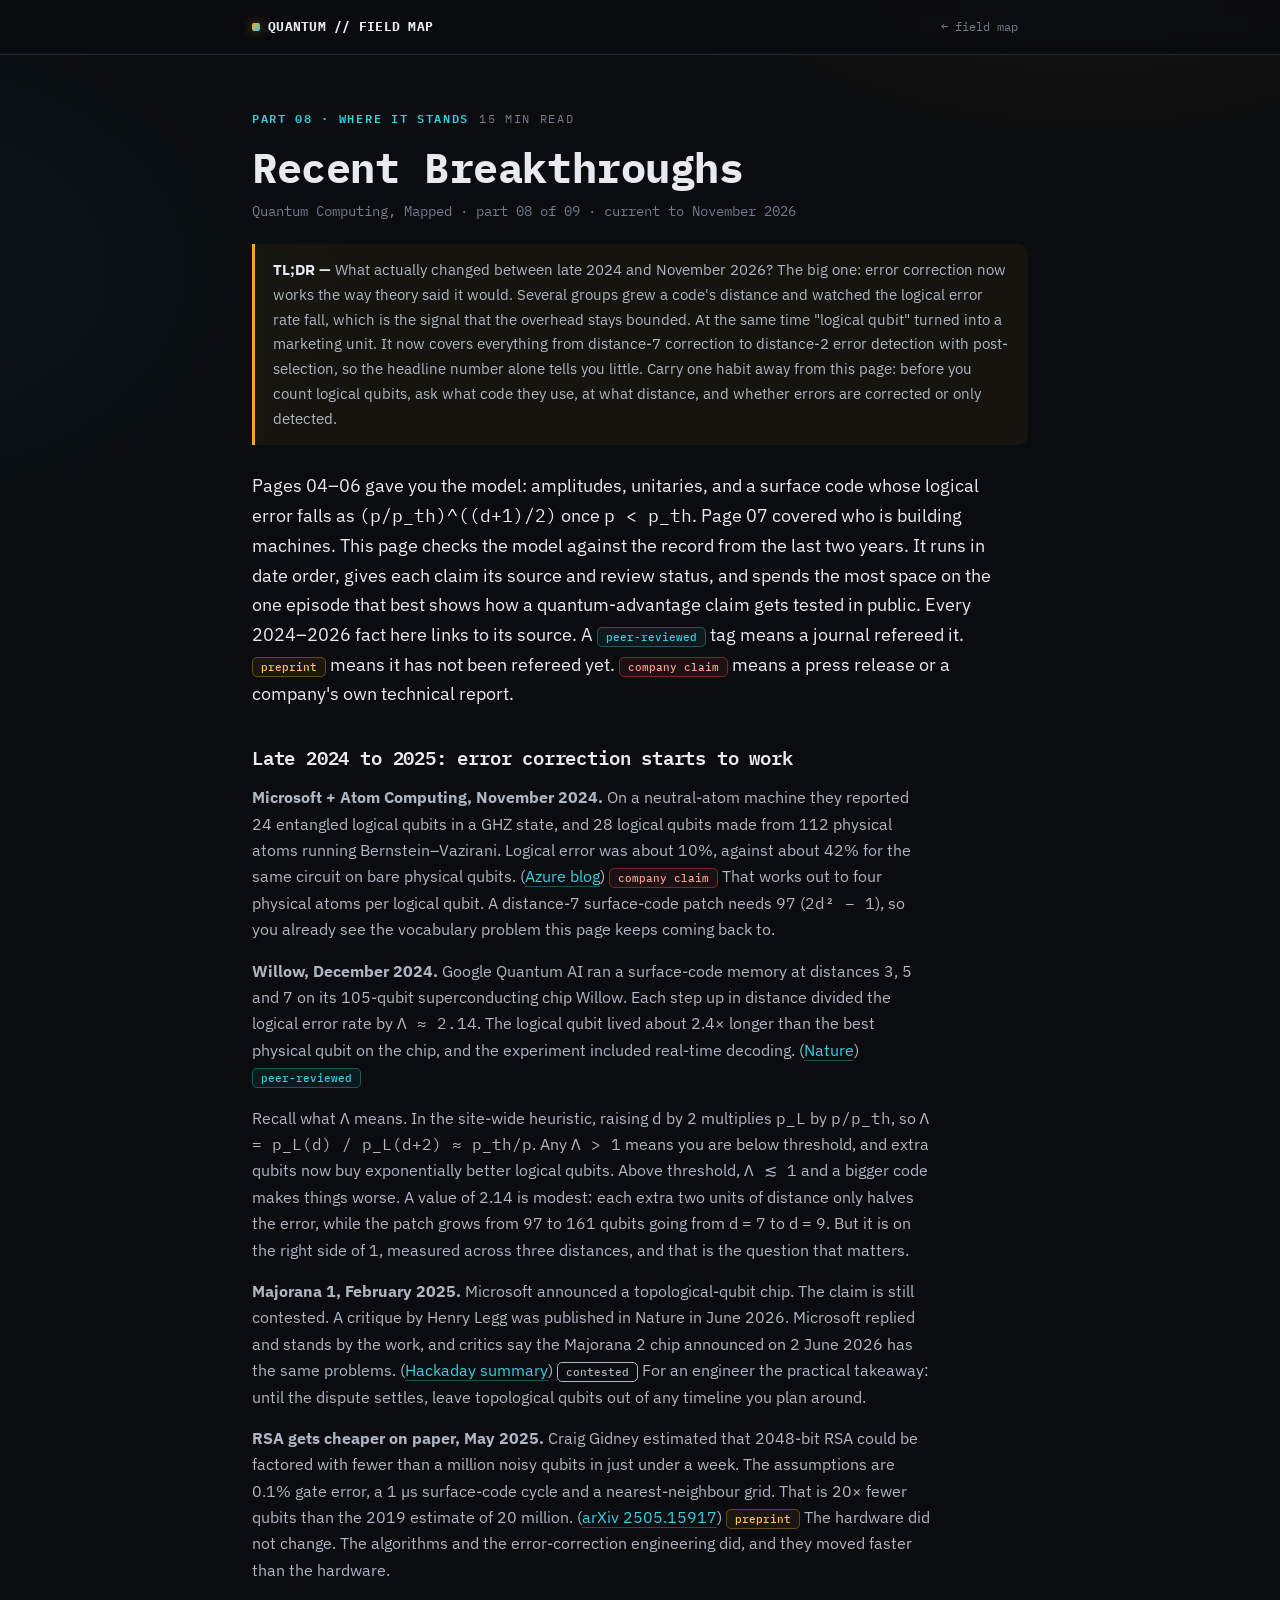
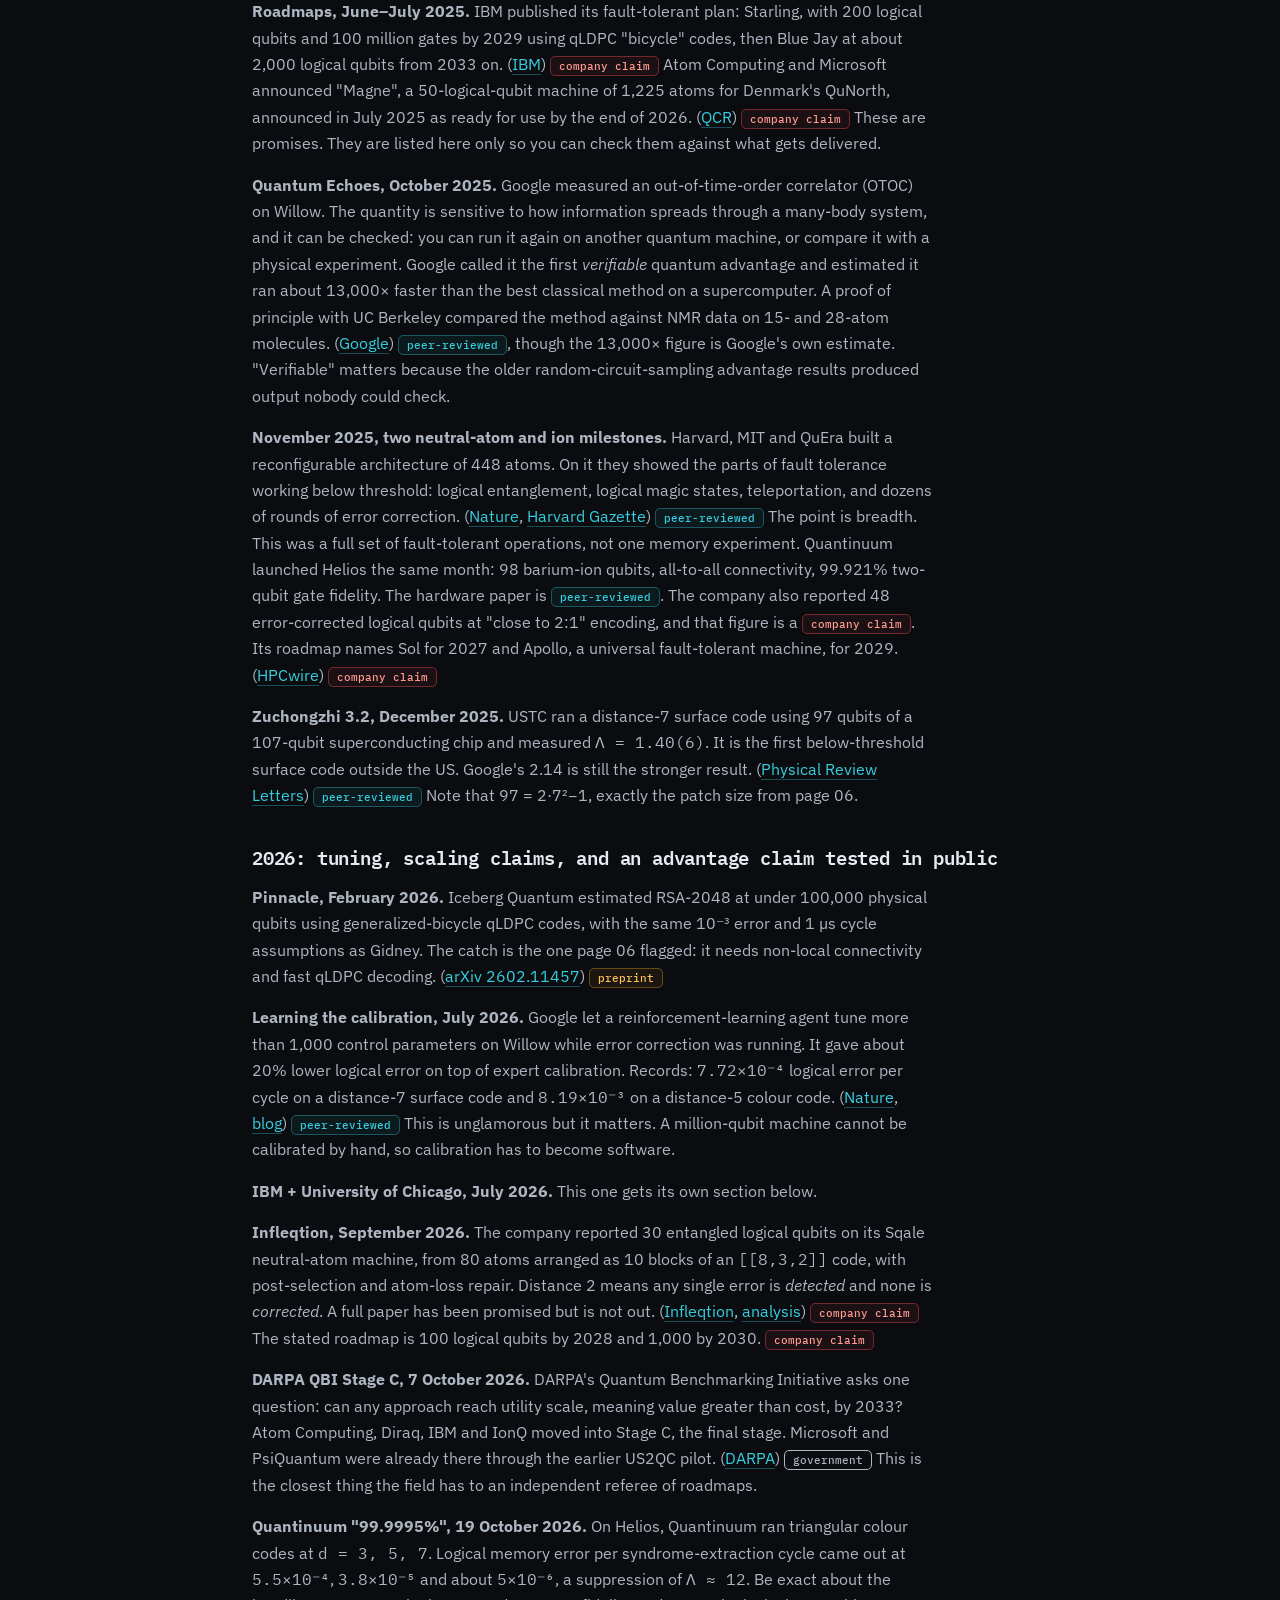
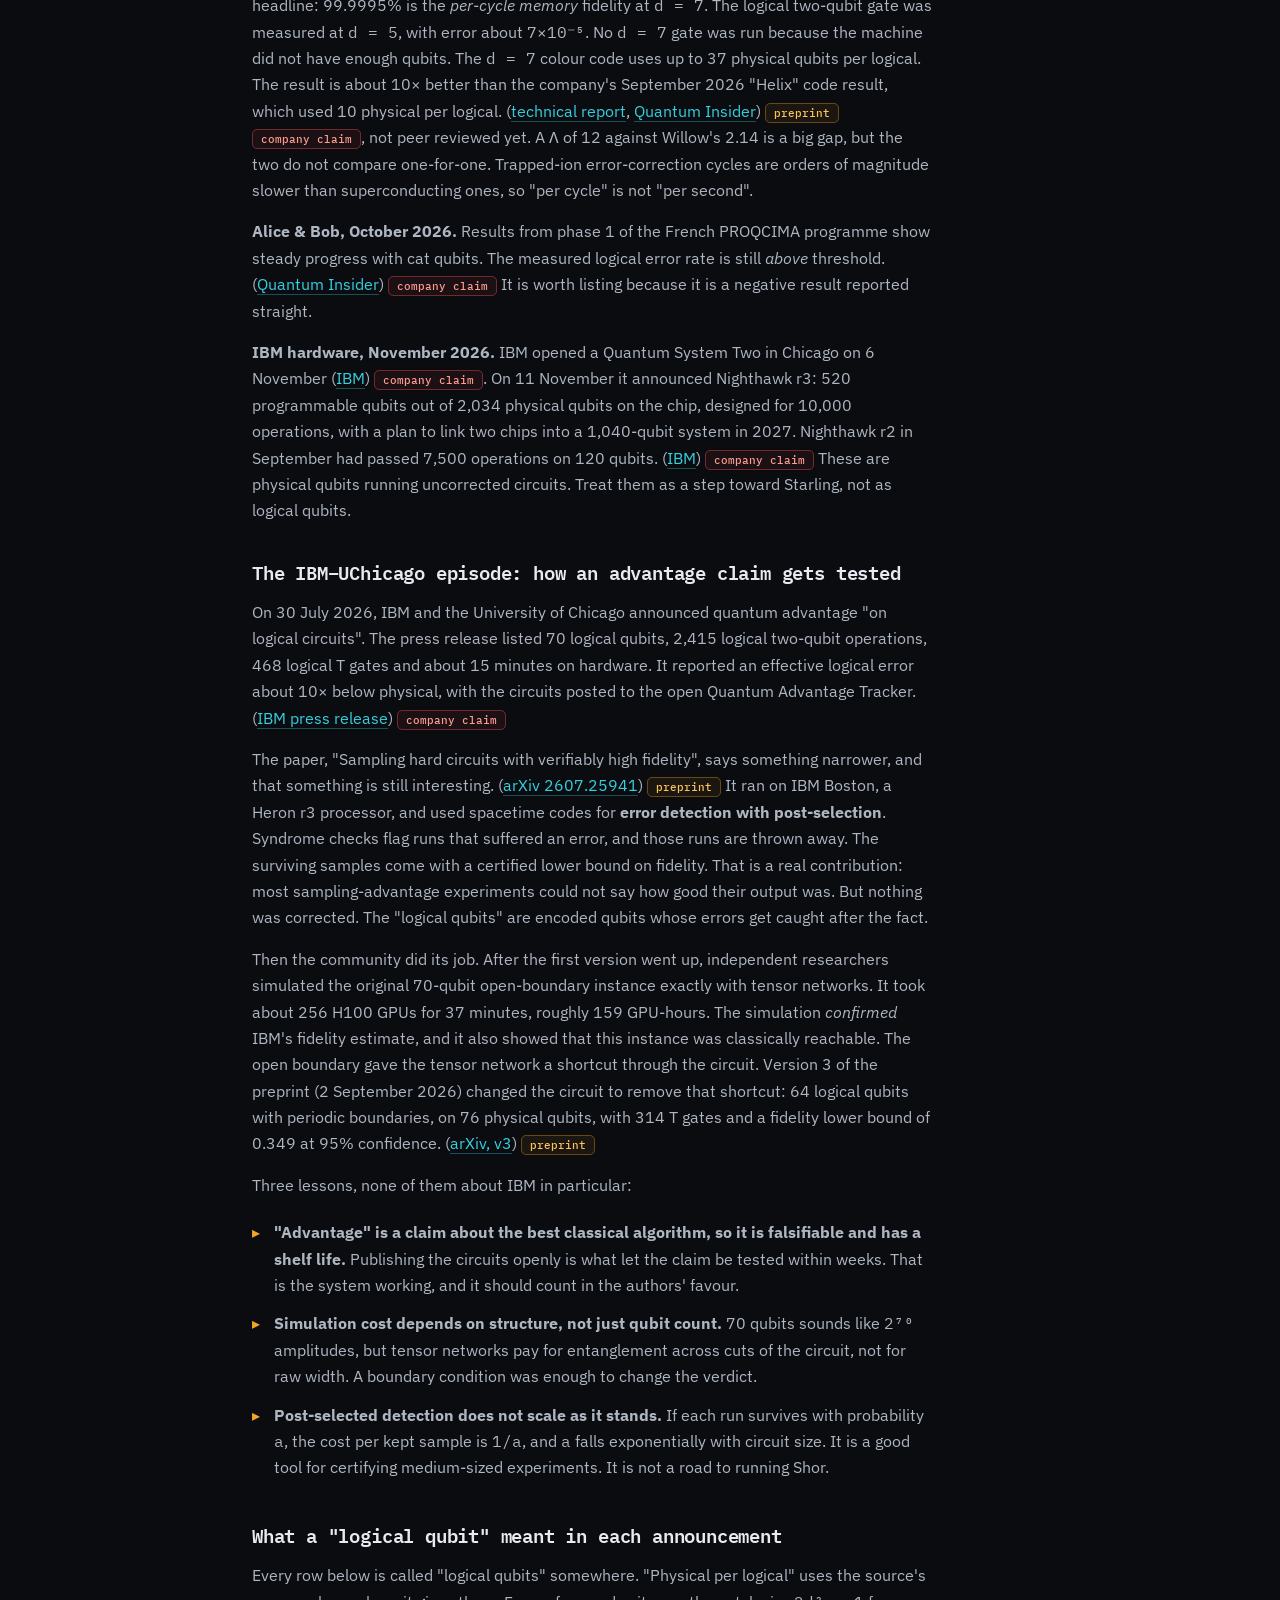
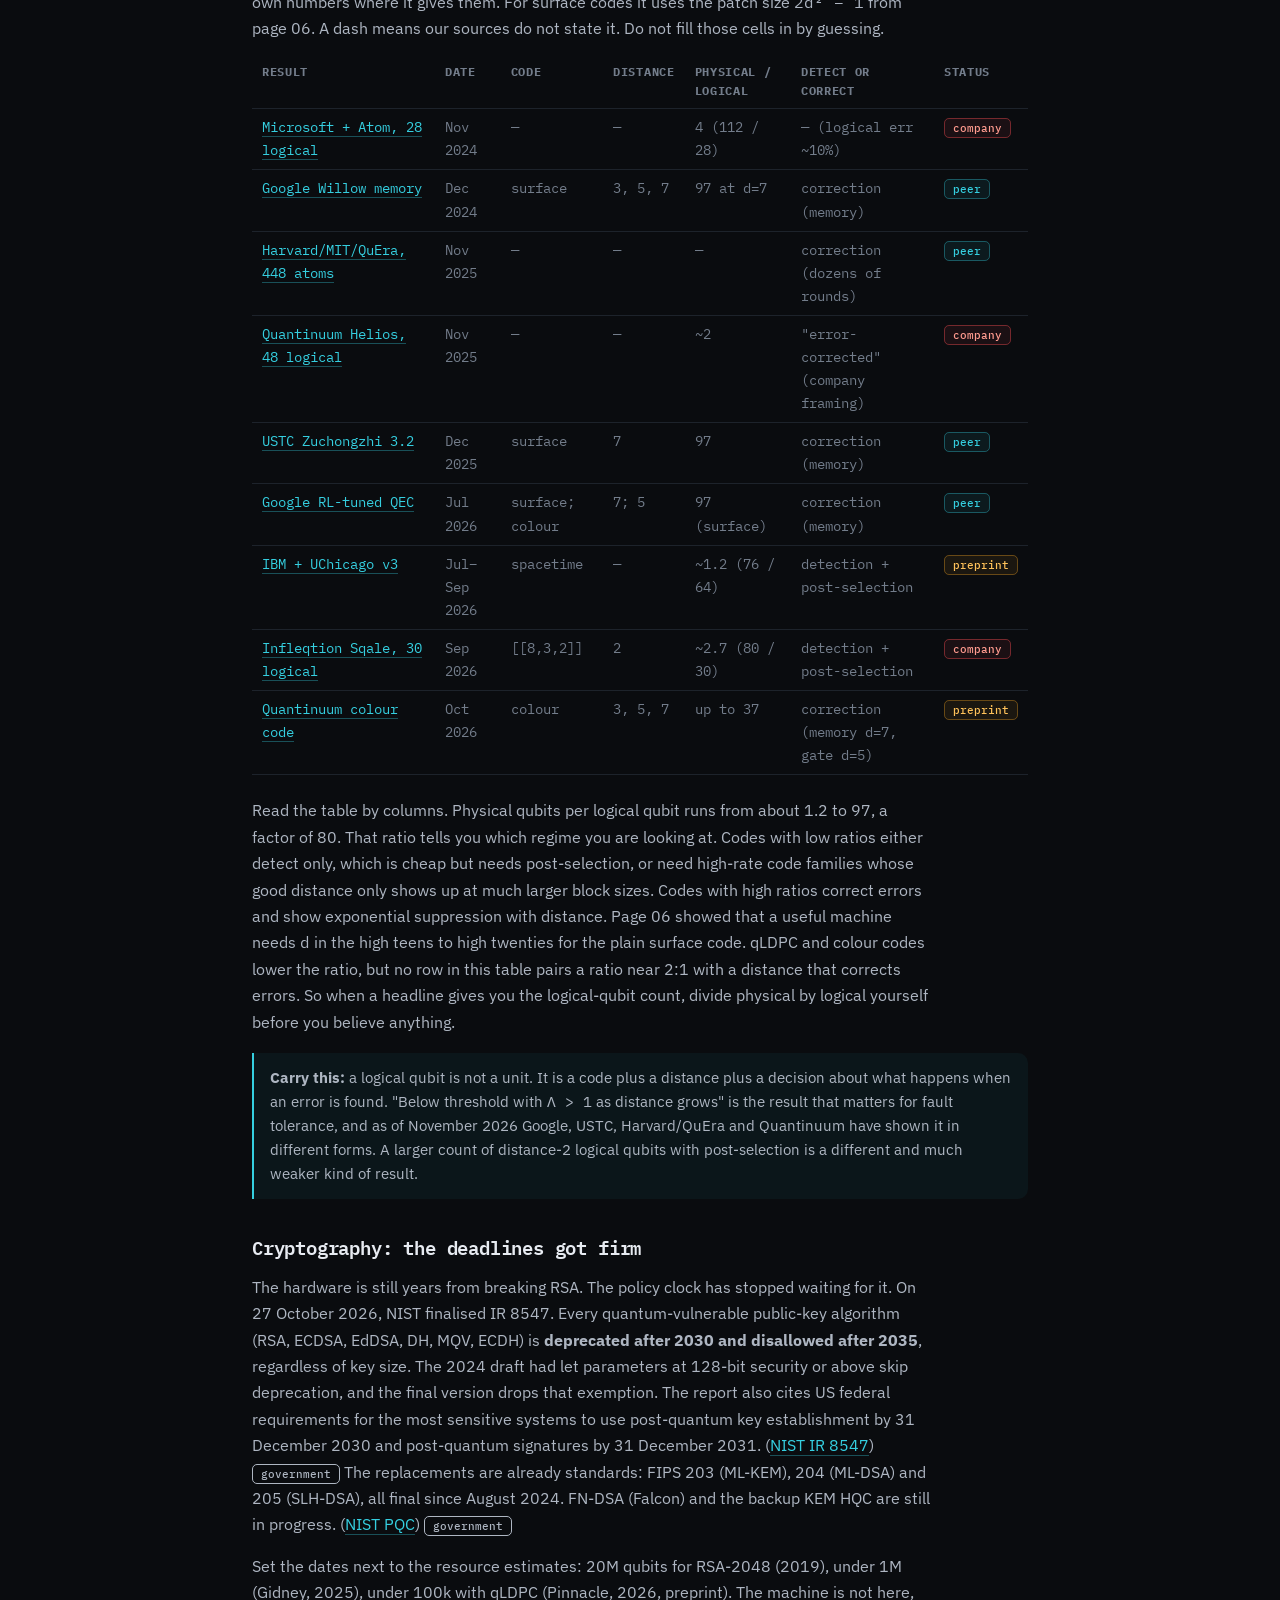
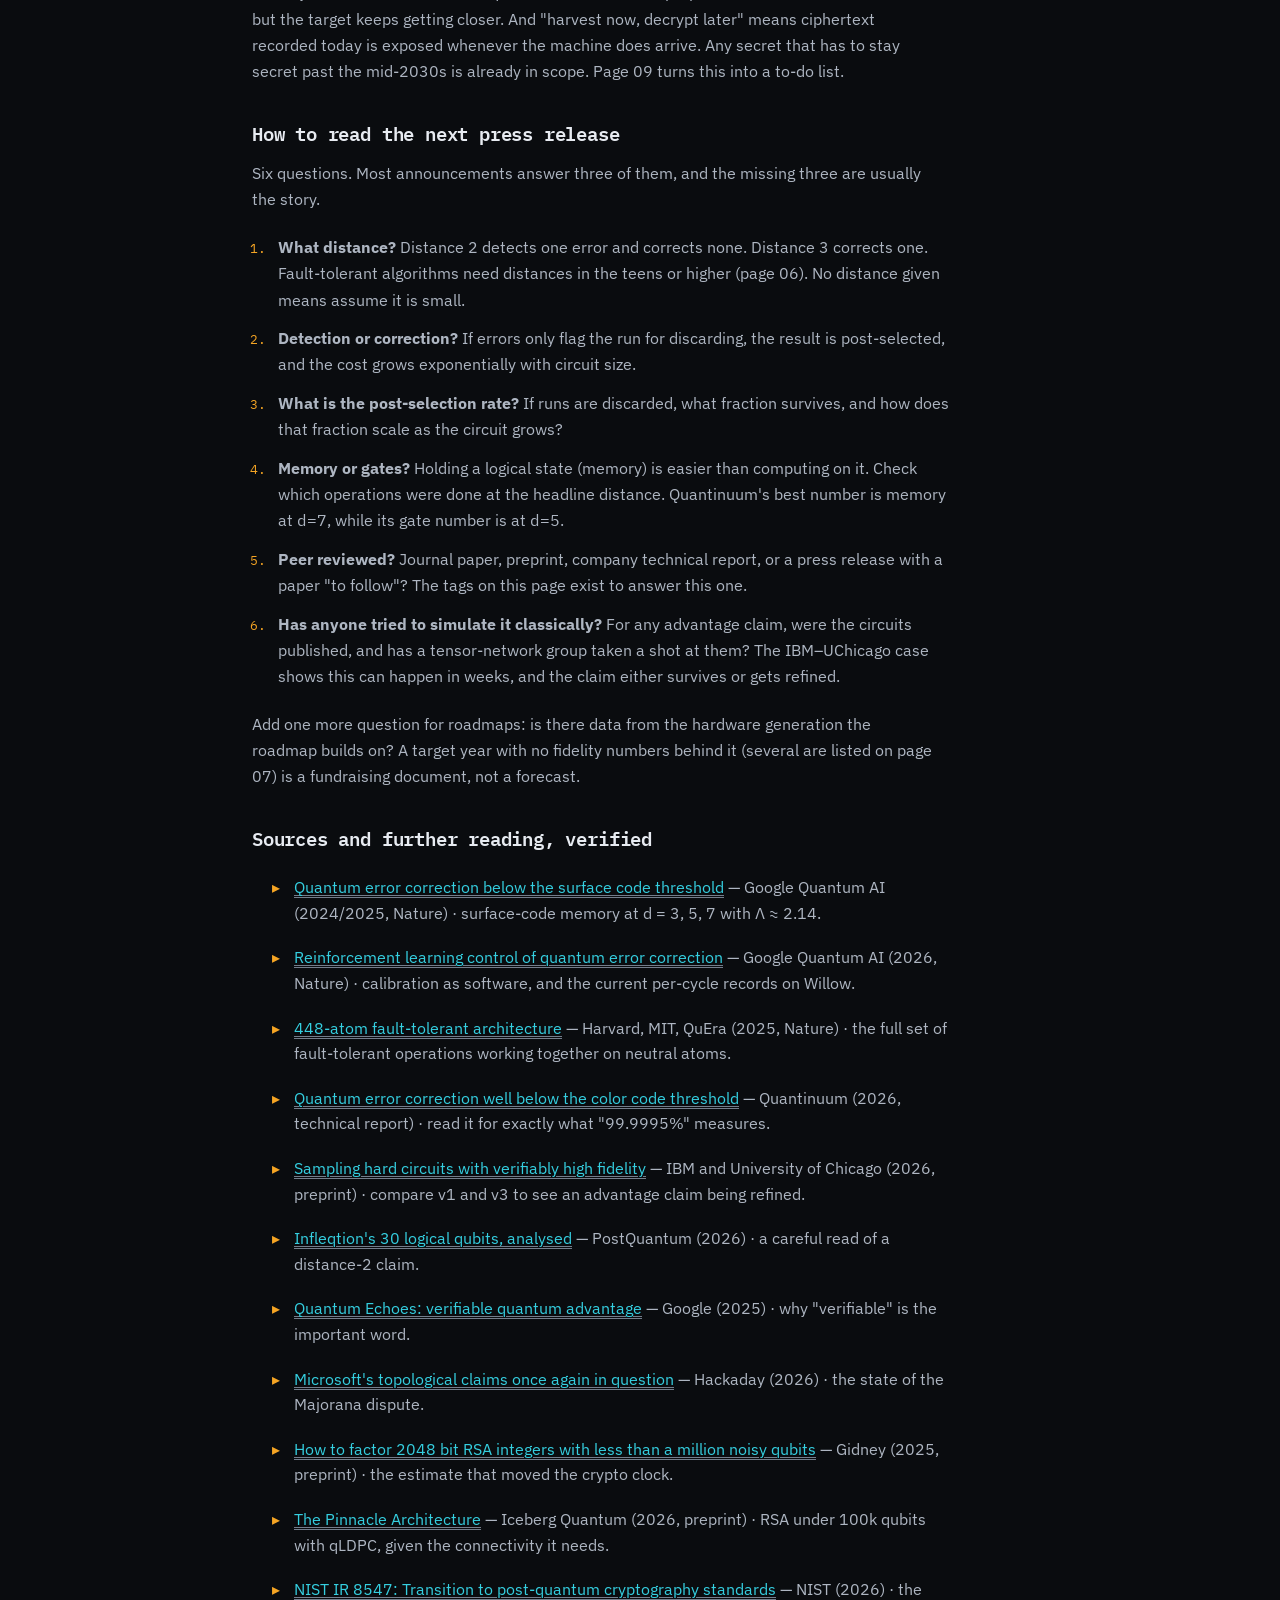
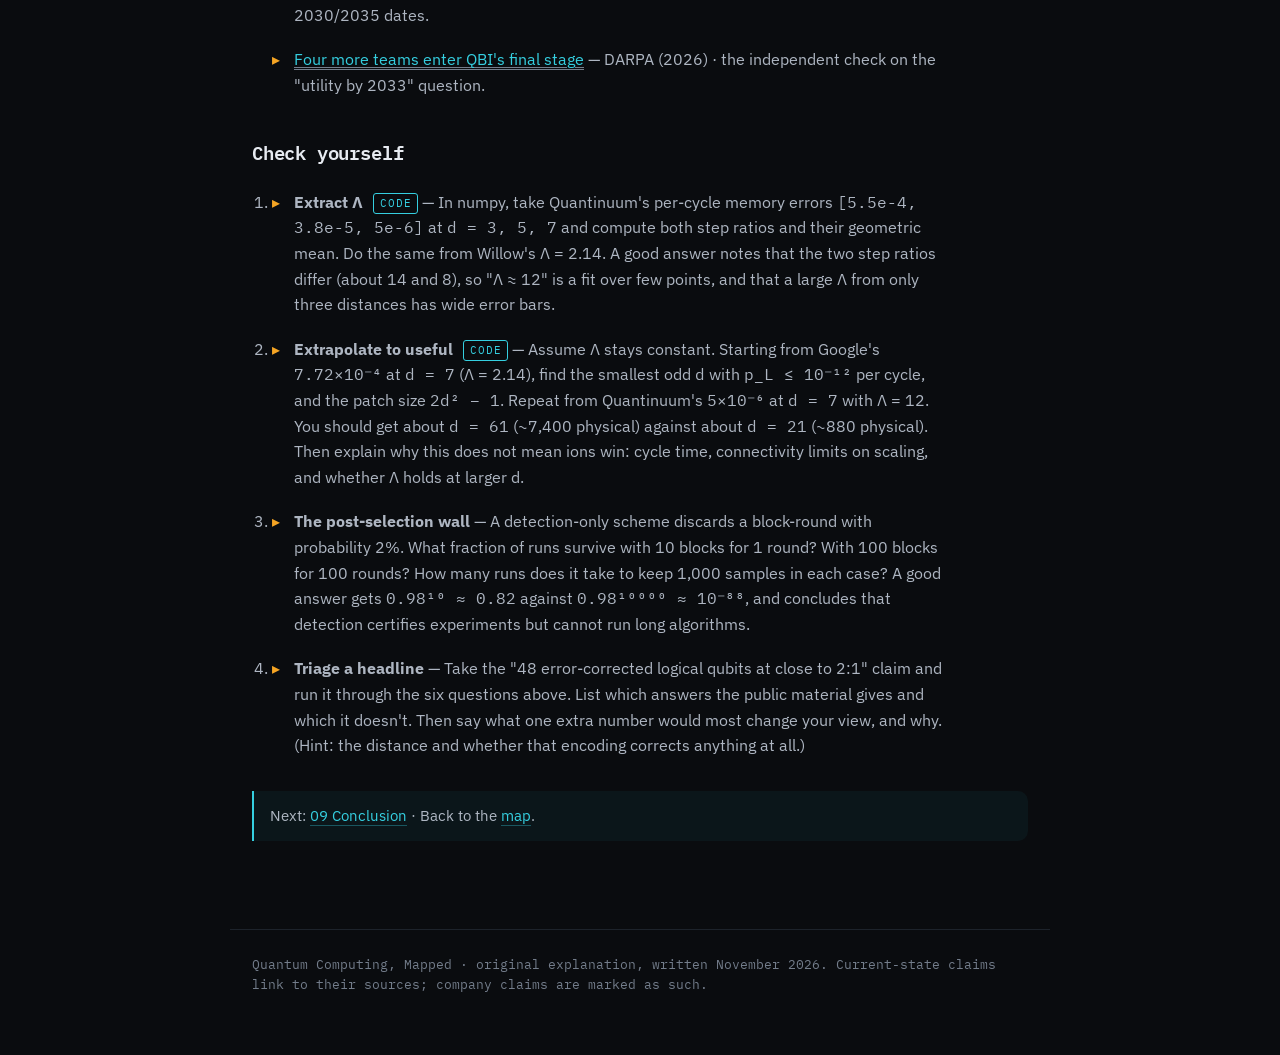
<file: parts/p08.html>
<!DOCTYPE html>
<html lang="en">
<head>
<meta charset="UTF-8" />
<meta name="viewport" content="width=device-width, initial-scale=1.0" />
<title>08 Recent Breakthroughs — Quantum Computing, Mapped</title>
<meta name="description" content="Late 2024 to November 2026, in order: below-threshold error correction, logical-qubit claims, advantage tests, and the new crypto deadlines." />
<link rel="preconnect" href="https://fonts.googleapis.com" />
<link rel="preconnect" href="https://fonts.gstatic.com" crossorigin />
<link href="https://fonts.googleapis.com/css2?family=IBM+Plex+Mono:wght@400;500;600;700&family=IBM+Plex+Sans:wght@400;500;600;700&display=swap" rel="stylesheet" />
<link rel="stylesheet" href="../paper.css" />
</head>
<body>
<header class="bar"><div class="bar-in">
  <div class="brand"><span class="dot"></span>QUANTUM&nbsp;//&nbsp;FIELD&nbsp;MAP</div>
  <a class="back" href="../index.html#now">← field map</a>
</div></header>
<main>
  <div class="eyebrow"><span class="box bb mono">PART 08 · WHERE IT STANDS</span><span class="mono">15 min read</span></div>
  <h1>Recent Breakthroughs</h1>
  <div class="authors">Quantum Computing, Mapped · part 08 of 09 · current to November 2026</div>

  <div class="tldr"><b>TL;DR —</b> What actually changed between late 2024 and November 2026? The big one: error correction now works the way theory said it would. Several groups grew a code's distance and watched the logical error rate fall, which is the signal that the overhead stays bounded. At the same time "logical qubit" turned into a marketing unit. It now covers everything from distance-7 correction to distance-2 error detection with post-selection, so the headline number alone tells you little. Carry one habit away from this page: before you count logical qubits, ask what code they use, at what distance, and whether errors are corrected or only detected.</div>

  <p class="lead">Pages 04–06 gave you the model: amplitudes, unitaries, and a surface code whose logical error falls as <span class="mono">(p/p_th)^((d+1)/2)</span> once <span class="mono">p &lt; p_th</span>. Page 07 covered who is building machines. This page checks the model against the record from the last two years. It runs in date order, gives each claim its source and review status, and spends the most space on the one episode that best shows how a quantum-advantage claim gets tested in public. Every 2024–2026 fact here links to its source. A <span class="tag peer">peer-reviewed</span> tag means a journal refereed it. <span class="tag pre">preprint</span> means it has not been refereed yet. <span class="tag co">company claim</span> means a press release or a company's own technical report.</p>

  <h2 id="below-threshold">Late 2024 to 2025: error correction starts to work</h2>

  <p><b>Microsoft + Atom Computing, November 2024.</b> On a neutral-atom machine they reported 24 entangled logical qubits in a GHZ state, and 28 logical qubits made from 112 physical atoms running Bernstein–Vazirani. Logical error was about 10%, against about 42% for the same circuit on bare physical qubits. (<a class="lnk" href="https://azure.microsoft.com/en-us/blog/quantum/2024/11/19/microsoft-and-atom-computing-offer-a-commercial-quantum-machine-with-the-largest-number-of-entangled-logical-qubits-on-record/" target="_blank" rel="noopener">Azure blog</a>) <span class="tag co">company claim</span> That works out to four physical atoms per logical qubit. A distance-7 surface-code patch needs 97 (<span class="mono">2d² − 1</span>), so you already see the vocabulary problem this page keeps coming back to.</p>

  <p><b>Willow, December 2024.</b> Google Quantum AI ran a surface-code memory at distances 3, 5 and 7 on its 105-qubit superconducting chip Willow. Each step up in distance divided the logical error rate by <span class="mono">Λ ≈ 2.14</span>. The logical qubit lived about 2.4× longer than the best physical qubit on the chip, and the experiment included real-time decoding. (<a class="lnk" href="https://www.nature.com/articles/s41586-024-08449-y" target="_blank" rel="noopener">Nature</a>) <span class="tag peer">peer-reviewed</span></p>

  <p>Recall what <span class="mono">Λ</span> means. In the site-wide heuristic, raising <span class="mono">d</span> by 2 multiplies <span class="mono">p_L</span> by <span class="mono">p/p_th</span>, so <span class="mono">Λ = p_L(d) / p_L(d+2) ≈ p_th/p</span>. Any <span class="mono">Λ &gt; 1</span> means you are below threshold, and extra qubits now buy exponentially better logical qubits. Above threshold, <span class="mono">Λ ≲ 1</span> and a bigger code makes things worse. A value of 2.14 is modest: each extra two units of distance only halves the error, while the patch grows from 97 to 161 qubits going from d = 7 to d = 9. But it is on the right side of 1, measured across three distances, and that is the question that matters.</p>


  <p><b>Majorana 1, February 2025.</b> Microsoft announced a topological-qubit chip. The claim is still contested. A critique by Henry Legg was published in Nature in June 2026. Microsoft replied and stands by the work, and critics say the Majorana 2 chip announced on 2 June 2026 has the same problems. (<a class="lnk" href="https://hackaday.com/2026/06/30/microsofts-topological-quantum-computing-claims-once-again-in-question/" target="_blank" rel="noopener">Hackaday summary</a>) <span class="tag">contested</span> For an engineer the practical takeaway: until the dispute settles, leave topological qubits out of any timeline you plan around.</p>

  <p><b>RSA gets cheaper on paper, May 2025.</b> Craig Gidney estimated that 2048-bit RSA could be factored with fewer than a million noisy qubits in just under a week. The assumptions are 0.1% gate error, a 1 µs surface-code cycle and a nearest-neighbour grid. That is 20× fewer qubits than the 2019 estimate of 20 million. (<a class="lnk" href="https://arxiv.org/abs/2505.15917" target="_blank" rel="noopener">arXiv 2505.15917</a>) <span class="tag pre">preprint</span> The hardware did not change. The algorithms and the error-correction engineering did, and they moved faster than the hardware.</p>

  <p><b>Roadmaps, June–July 2025.</b> IBM published its fault-tolerant plan: Starling, with 200 logical qubits and 100 million gates by 2029 using qLDPC "bicycle" codes, then Blue Jay at about 2,000 logical qubits from 2033 on. (<a class="lnk" href="https://www.ibm.com/quantum/blog/large-scale-ftqc" target="_blank" rel="noopener">IBM</a>) <span class="tag co">company claim</span> Atom Computing and Microsoft announced "Magne", a 50-logical-qubit machine of 1,225 atoms for Denmark's QuNorth, announced in July 2025 as ready for use by the end of 2026. (<a class="lnk" href="https://quantumcomputingreport.com/denmarks-qunorth-to-acquire-50-logical-qubit-magne-quantum-computer-from-atom-computing-and-microsoft/" target="_blank" rel="noopener">QCR</a>) <span class="tag co">company claim</span> These are promises. They are listed here only so you can check them against what gets delivered.</p>

  <p><b>Quantum Echoes, October 2025.</b> Google measured an out-of-time-order correlator (OTOC) on Willow. The quantity is sensitive to how information spreads through a many-body system, and it can be checked: you can run it again on another quantum machine, or compare it with a physical experiment. Google called it the first <i>verifiable</i> quantum advantage and estimated it ran about 13,000× faster than the best classical method on a supercomputer. A proof of principle with UC Berkeley compared the method against NMR data on 15- and 28-atom molecules. (<a class="lnk" href="https://blog.google/technology/research/quantum-echoes-willow-verifiable-quantum-advantage/" target="_blank" rel="noopener">Google</a>) <span class="tag peer">peer-reviewed</span>, though the 13,000× figure is Google's own estimate. "Verifiable" matters because the older random-circuit-sampling advantage results produced output nobody could check.</p>

  <p><b>November 2025, two neutral-atom and ion milestones.</b> Harvard, MIT and QuEra built a reconfigurable architecture of 448 atoms. On it they showed the parts of fault tolerance working below threshold: logical entanglement, logical magic states, teleportation, and dozens of rounds of error correction. (<a class="lnk" href="https://www.nature.com/articles/s41586-025-09848-5" target="_blank" rel="noopener">Nature</a>, <a class="lnk" href="https://news.harvard.edu/gazette/story/2025/11/a-potential-quantum-leap/" target="_blank" rel="noopener">Harvard Gazette</a>) <span class="tag peer">peer-reviewed</span> The point is breadth. This was a full set of fault-tolerant operations, not one memory experiment. Quantinuum launched Helios the same month: 98 barium-ion qubits, all-to-all connectivity, 99.921% two-qubit gate fidelity. The hardware paper is <span class="tag peer">peer-reviewed</span>. The company also reported 48 error-corrected logical qubits at "close to 2:1" encoding, and that figure is a <span class="tag co">company claim</span>. Its roadmap names Sol for 2027 and Apollo, a universal fault-tolerant machine, for 2029. (<a class="lnk" href="https://www.hpcwire.com/2025/11/05/quantinuum-introduces-helios-quantum-system-as-roadmap-advances-toward-apollo/" target="_blank" rel="noopener">HPCwire</a>) <span class="tag co">company claim</span></p>

  <p><b>Zuchongzhi 3.2, December 2025.</b> USTC ran a distance-7 surface code using 97 qubits of a 107-qubit superconducting chip and measured <span class="mono">Λ = 1.40(6)</span>. It is the first below-threshold surface code outside the US. Google's 2.14 is still the stronger result. (<a class="lnk" href="https://journals.aps.org/prl/abstract/10.1103/rqkg-dw31" target="_blank" rel="noopener">Physical Review Letters</a>) <span class="tag peer">peer-reviewed</span> Note that 97 = 2·7²−1, exactly the patch size from page 06.</p>

  <h2 id="year-2026">2026: tuning, scaling claims, and an advantage claim tested in public</h2>

  <p><b>Pinnacle, February 2026.</b> Iceberg Quantum estimated RSA-2048 at under 100,000 physical qubits using generalized-bicycle qLDPC codes, with the same 10⁻³ error and 1 µs cycle assumptions as Gidney. The catch is the one page 06 flagged: it needs non-local connectivity and fast qLDPC decoding. (<a class="lnk" href="https://arxiv.org/abs/2602.11457" target="_blank" rel="noopener">arXiv 2602.11457</a>) <span class="tag pre">preprint</span></p>

  <p><b>Learning the calibration, July 2026.</b> Google let a reinforcement-learning agent tune more than 1,000 control parameters on Willow while error correction was running. It gave about 20% lower logical error on top of expert calibration. Records: <span class="mono">7.72×10⁻⁴</span> logical error per cycle on a distance-7 surface code and <span class="mono">8.19×10⁻³</span> on a distance-5 colour code. (<a class="lnk" href="https://www.nature.com/articles/s41586-026-10759-2" target="_blank" rel="noopener">Nature</a>, <a class="lnk" href="https://research.google/blog/towards-a-quantum-computer-that-learns-from-its-errors/" target="_blank" rel="noopener">blog</a>) <span class="tag peer">peer-reviewed</span> This is unglamorous but it matters. A million-qubit machine cannot be calibrated by hand, so calibration has to become software.</p>

  <p><b>IBM + University of Chicago, July 2026.</b> This one gets its own section below.</p>

  <p><b>Infleqtion, September 2026.</b> The company reported 30 entangled logical qubits on its Sqale neutral-atom machine, from 80 atoms arranged as 10 blocks of an <span class="mono">[[8,3,2]]</span> code, with post-selection and atom-loss repair. Distance 2 means any single error is <i>detected</i> and none is <i>corrected</i>. A full paper has been promised but is not out. (<a class="lnk" href="https://infleqtion.com/infleqtion-achieves-30-entangled-logical-qubits-on-its-sqale-quantum-computer/" target="_blank" rel="noopener">Infleqtion</a>, <a class="lnk" href="https://postquantum.com/industry-news/infleqtion-30-logical-qubits/" target="_blank" rel="noopener">analysis</a>) <span class="tag co">company claim</span> The stated roadmap is 100 logical qubits by 2028 and 1,000 by 2030. <span class="tag co">company claim</span></p>

  <p><b>DARPA QBI Stage C, 7 October 2026.</b> DARPA's Quantum Benchmarking Initiative asks one question: can any approach reach utility scale, meaning value greater than cost, by 2033? Atom Computing, Diraq, IBM and IonQ moved into Stage C, the final stage. Microsoft and PsiQuantum were already there through the earlier US2QC pilot. (<a class="lnk" href="https://www.darpa.mil/news/2026/four-more-teams-enter-quantum-benchmarking-initiative-final-stage" target="_blank" rel="noopener">DARPA</a>) <span class="tag">government</span> This is the closest thing the field has to an independent referee of roadmaps.</p>

  <p><b>Quantinuum "99.9995%", 19 October 2026.</b> On Helios, Quantinuum ran triangular colour codes at <span class="mono">d = 3, 5, 7</span>. Logical memory error per syndrome-extraction cycle came out at <span class="mono">5.5×10⁻⁴</span>, <span class="mono">3.8×10⁻⁵</span> and about <span class="mono">5×10⁻⁶</span>, a suppression of <span class="mono">Λ ≈ 12</span>. Be exact about the headline: 99.9995% is the <i>per-cycle memory</i> fidelity at <span class="mono">d = 7</span>. The logical two-qubit gate was measured at <span class="mono">d = 5</span>, with error about <span class="mono">7×10⁻⁵</span>. No <span class="mono">d = 7</span> gate was run because the machine did not have enough qubits. The <span class="mono">d = 7</span> colour code uses up to 37 physical qubits per logical. The result is about 10× better than the company's September 2026 "Helix" code result, which used 10 physical per logical. (<a class="lnk" href="https://www.quantinuum.com/fault-tolerance-by-2029" target="_blank" rel="noopener">technical report</a>, <a class="lnk" href="https://thequantuminsider.com/2026/10/19/quantinuum-reports-a-10x-reduction-in-logical-error-rate-on-helios/" target="_blank" rel="noopener">Quantum Insider</a>) <span class="tag pre">preprint</span> <span class="tag co">company claim</span>, not peer reviewed yet. A <span class="mono">Λ</span> of 12 against Willow's 2.14 is a big gap, but the two do not compare one-for-one. Trapped-ion error-correction cycles are orders of magnitude slower than superconducting ones, so "per cycle" is not "per second".</p>

  <p><b>Alice &amp; Bob, October 2026.</b> Results from phase 1 of the French PROQCIMA programme show steady progress with cat qubits. The measured logical error rate is still <i>above</i> threshold. (<a class="lnk" href="https://thequantuminsider.com/2026/10/20/alice-bob-reports-cat-qubit-progress-in-french-quantum-computing-program/" target="_blank" rel="noopener">Quantum Insider</a>) <span class="tag co">company claim</span> It is worth listing because it is a negative result reported straight.</p>

  <p><b>IBM hardware, November 2026.</b> IBM opened a Quantum System Two in Chicago on 6 November (<a class="lnk" href="https://newsroom.ibm.com/2026-11-06-ibm-unveils-its-most-advanced-quantum-computer-in-chicago,-marking-a-milestone-for-illinoiss-quantum-future" target="_blank" rel="noopener">IBM</a>) <span class="tag co">company claim</span>. On 11 November it announced Nighthawk r3: 520 programmable qubits out of 2,034 physical qubits on the chip, designed for 10,000 operations, with a plan to link two chips into a 1,040-qubit system in 2027. Nighthawk r2 in September had passed 7,500 operations on 120 qubits. (<a class="lnk" href="https://newsroom.ibm.com/2026-11-11-ibm-quantum-nighthawk-demonstrates-new-levels-of-speed-and-quality,-with-plans-to-scale-beyond-1,000-qubits-in-2027" target="_blank" rel="noopener">IBM</a>) <span class="tag co">company claim</span> These are physical qubits running uncorrected circuits. Treat them as a step toward Starling, not as logical qubits.</p>

  <h2 id="ibm-uchicago">The IBM–UChicago episode: how an advantage claim gets tested</h2>

  <p>On 30 July 2026, IBM and the University of Chicago announced quantum advantage "on logical circuits". The press release listed 70 logical qubits, 2,415 logical two-qubit operations, 468 logical T gates and about 15 minutes on hardware. It reported an effective logical error about 10× below physical, with the circuits posted to the open Quantum Advantage Tracker. (<a class="lnk" href="https://newsroom.ibm.com/2026-07-30-ibm-and-the-university-of-chicago-demonstrate-quantum-advantage,-establishing-trusted-quantum-computation-on-logical-circuits" target="_blank" rel="noopener">IBM press release</a>) <span class="tag co">company claim</span></p>

  <p>The paper, "Sampling hard circuits with verifiably high fidelity", says something narrower, and that something is still interesting. (<a class="lnk" href="https://arxiv.org/abs/2607.25941" target="_blank" rel="noopener">arXiv 2607.25941</a>) <span class="tag pre">preprint</span> It ran on IBM Boston, a Heron r3 processor, and used spacetime codes for <b>error detection with post-selection</b>. Syndrome checks flag runs that suffered an error, and those runs are thrown away. The surviving samples come with a certified lower bound on fidelity. That is a real contribution: most sampling-advantage experiments could not say how good their output was. But nothing was corrected. The "logical qubits" are encoded qubits whose errors get caught after the fact.</p>

  <p>Then the community did its job. After the first version went up, independent researchers simulated the original 70-qubit open-boundary instance exactly with tensor networks. It took about 256 H100 GPUs for 37 minutes, roughly 159 GPU-hours. The simulation <i>confirmed</i> IBM's fidelity estimate, and it also showed that this instance was classically reachable. The open boundary gave the tensor network a shortcut through the circuit. Version 3 of the preprint (2 September 2026) changed the circuit to remove that shortcut: 64 logical qubits with periodic boundaries, on 76 physical qubits, with 314 T gates and a fidelity lower bound of 0.349 at 95% confidence. (<a class="lnk" href="https://arxiv.org/abs/2607.25941" target="_blank" rel="noopener">arXiv, v3</a>) <span class="tag pre">preprint</span></p>

  <p>Three lessons, none of them about IBM in particular:</p>
  <ul>
    <li><b>"Advantage" is a claim about the best classical algorithm, so it is falsifiable and has a shelf life.</b> Publishing the circuits openly is what let the claim be tested within weeks. That is the system working, and it should count in the authors' favour.</li>
    <li><b>Simulation cost depends on structure, not just qubit count.</b> 70 qubits sounds like <span class="mono">2⁷⁰</span> amplitudes, but tensor networks pay for entanglement across cuts of the circuit, not for raw width. A boundary condition was enough to change the verdict.</li>
    <li><b>Post-selected detection does not scale as it stands.</b> If each run survives with probability <span class="mono">a</span>, the cost per kept sample is <span class="mono">1/a</span>, and <span class="mono">a</span> falls exponentially with circuit size. It is a good tool for certifying medium-sized experiments. It is not a road to running Shor.</li>
  </ul>

  <h2 id="logical-table">What a "logical qubit" meant in each announcement</h2>

  <p>Every row below is called "logical qubits" somewhere. "Physical per logical" uses the source's own numbers where it gives them. For surface codes it uses the patch size <span class="mono">2d² − 1</span> from page 06. A dash means our sources do not state it. Do not fill those cells in by guessing.</p>

  <div class="scroll-x"><table class="kv">
    <thead><tr><th>Result</th><th>Date</th><th>Code</th><th>Distance</th><th>Physical / logical</th><th>Detect or correct</th><th>Status</th></tr></thead>
    <tbody>
      <tr><td><a class="lnk" href="https://azure.microsoft.com/en-us/blog/quantum/2024/11/19/microsoft-and-atom-computing-offer-a-commercial-quantum-machine-with-the-largest-number-of-entangled-logical-qubits-on-record/" target="_blank" rel="noopener">Microsoft + Atom, 28 logical</a></td><td>Nov 2024</td><td>—</td><td>—</td><td>4 (112 / 28)</td><td>— (logical err ~10%)</td><td><span class="tag co">company</span></td></tr>
      <tr><td><a class="lnk" href="https://www.nature.com/articles/s41586-024-08449-y" target="_blank" rel="noopener">Google Willow memory</a></td><td>Dec 2024</td><td>surface</td><td>3, 5, 7</td><td>97 at d=7</td><td>correction (memory)</td><td><span class="tag peer">peer</span></td></tr>
      <tr><td><a class="lnk" href="https://www.nature.com/articles/s41586-025-09848-5" target="_blank" rel="noopener">Harvard/MIT/QuEra, 448 atoms</a></td><td>Nov 2025</td><td>—</td><td>—</td><td>—</td><td>correction (dozens of rounds)</td><td><span class="tag peer">peer</span></td></tr>
      <tr><td><a class="lnk" href="https://www.hpcwire.com/2025/11/05/quantinuum-introduces-helios-quantum-system-as-roadmap-advances-toward-apollo/" target="_blank" rel="noopener">Quantinuum Helios, 48 logical</a></td><td>Nov 2025</td><td>—</td><td>—</td><td>~2</td><td>"error-corrected" (company framing)</td><td><span class="tag co">company</span></td></tr>
      <tr><td><a class="lnk" href="https://journals.aps.org/prl/abstract/10.1103/rqkg-dw31" target="_blank" rel="noopener">USTC Zuchongzhi 3.2</a></td><td>Dec 2025</td><td>surface</td><td>7</td><td>97</td><td>correction (memory)</td><td><span class="tag peer">peer</span></td></tr>
      <tr><td><a class="lnk" href="https://www.nature.com/articles/s41586-026-10759-2" target="_blank" rel="noopener">Google RL-tuned QEC</a></td><td>Jul 2026</td><td>surface; colour</td><td>7; 5</td><td>97 (surface)</td><td>correction (memory)</td><td><span class="tag peer">peer</span></td></tr>
      <tr><td><a class="lnk" href="https://arxiv.org/abs/2607.25941" target="_blank" rel="noopener">IBM + UChicago v3</a></td><td>Jul–Sep 2026</td><td>spacetime</td><td>—</td><td>~1.2 (76 / 64)</td><td>detection + post-selection</td><td><span class="tag pre">preprint</span></td></tr>
      <tr><td><a class="lnk" href="https://infleqtion.com/infleqtion-achieves-30-entangled-logical-qubits-on-its-sqale-quantum-computer/" target="_blank" rel="noopener">Infleqtion Sqale, 30 logical</a></td><td>Sep 2026</td><td>[[8,3,2]]</td><td>2</td><td>~2.7 (80 / 30)</td><td>detection + post-selection</td><td><span class="tag co">company</span></td></tr>
      <tr><td><a class="lnk" href="https://www.quantinuum.com/fault-tolerance-by-2029" target="_blank" rel="noopener">Quantinuum colour code</a></td><td>Oct 2026</td><td>colour</td><td>3, 5, 7</td><td>up to 37</td><td>correction (memory d=7, gate d=5)</td><td><span class="tag pre">preprint</span></td></tr>
    </tbody>
  </table></div>

  <p>Read the table by columns. Physical qubits per logical qubit runs from about 1.2 to 97, a factor of 80. That ratio tells you which regime you are looking at. Codes with low ratios either detect only, which is cheap but needs post-selection, or need high-rate code families whose good distance only shows up at much larger block sizes. Codes with high ratios correct errors and show exponential suppression with distance. Page 06 showed that a useful machine needs <span class="mono">d</span> in the high teens to high twenties for the plain surface code. qLDPC and colour codes lower the ratio, but no row in this table pairs a ratio near 2:1 with a distance that corrects errors. So when a headline gives you the logical-qubit count, divide physical by logical yourself before you believe anything.</p>

  <div class="callout"><b>Carry this:</b> a logical qubit is not a unit. It is a code plus a distance plus a decision about what happens when an error is found. "Below threshold with <span class="mono">Λ &gt; 1</span> as distance grows" is the result that matters for fault tolerance, and as of November 2026 Google, USTC, Harvard/QuEra and Quantinuum have shown it in different forms. A larger count of distance-2 logical qubits with post-selection is a different and much weaker kind of result.</div>

  <h2 id="crypto">Cryptography: the deadlines got firm</h2>

  <p>The hardware is still years from breaking RSA. The policy clock has stopped waiting for it. On 27 October 2026, NIST finalised IR 8547. Every quantum-vulnerable public-key algorithm (RSA, ECDSA, EdDSA, DH, MQV, ECDH) is <b>deprecated after 2030 and disallowed after 2035</b>, regardless of key size. The 2024 draft had let parameters at 128-bit security or above skip deprecation, and the final version drops that exemption. The report also cites US federal requirements for the most sensitive systems to use post-quantum key establishment by 31 December 2030 and post-quantum signatures by 31 December 2031. (<a class="lnk" href="https://csrc.nist.gov/pubs/ir/8547/final" target="_blank" rel="noopener">NIST IR 8547</a>) <span class="tag">government</span> The replacements are already standards: FIPS 203 (ML-KEM), 204 (ML-DSA) and 205 (SLH-DSA), all final since August 2024. FN-DSA (Falcon) and the backup KEM HQC are still in progress. (<a class="lnk" href="https://csrc.nist.gov/projects/post-quantum-cryptography" target="_blank" rel="noopener">NIST PQC</a>) <span class="tag">government</span></p>

  <p>Set the dates next to the resource estimates: 20M qubits for RSA-2048 (2019), under 1M (Gidney, 2025), under 100k with qLDPC (Pinnacle, 2026, preprint). The machine is not here, but the target keeps getting closer. And "harvest now, decrypt later" means ciphertext recorded today is exposed whenever the machine does arrive. Any secret that has to stay secret past the mid-2030s is already in scope. Page 09 turns this into a to-do list.</p>

  <h2 id="press-release">How to read the next press release</h2>

  <p>Six questions. Most announcements answer three of them, and the missing three are usually the story.</p>
  <ol>
    <li><b>What distance?</b> Distance 2 detects one error and corrects none. Distance 3 corrects one. Fault-tolerant algorithms need distances in the teens or higher (page 06). No distance given means assume it is small.</li>
    <li><b>Detection or correction?</b> If errors only flag the run for discarding, the result is post-selected, and the cost grows exponentially with circuit size.</li>
    <li><b>What is the post-selection rate?</b> If runs are discarded, what fraction survives, and how does that fraction scale as the circuit grows?</li>
    <li><b>Memory or gates?</b> Holding a logical state (memory) is easier than computing on it. Check which operations were done at the headline distance. Quantinuum's best number is memory at <span class="mono">d=7</span>, while its gate number is at <span class="mono">d=5</span>.</li>
    <li><b>Peer reviewed?</b> Journal paper, preprint, company technical report, or a press release with a paper "to follow"? The tags on this page exist to answer this one.</li>
    <li><b>Has anyone tried to simulate it classically?</b> For any advantage claim, were the circuits published, and has a tensor-network group taken a shot at them? The IBM–UChicago case shows this can happen in weeks, and the claim either survives or gets refined.</li>
  </ol>
  <p>Add one more question for roadmaps: is there data from the hardware generation the roadmap builds on? A target year with no fidelity numbers behind it (several are listed on page 07) is a fundraising document, not a forecast.</p>

  <h2 id="sources">Sources and further reading, verified</h2>
  <ul class="readings">
    <li><a href="https://www.nature.com/articles/s41586-024-08449-y" target="_blank" rel="noopener">Quantum error correction below the surface code threshold</a> — Google Quantum AI (2024/2025, Nature) · surface-code memory at d = 3, 5, 7 with Λ ≈ 2.14.</li>
    <li><a href="https://www.nature.com/articles/s41586-026-10759-2" target="_blank" rel="noopener">Reinforcement learning control of quantum error correction</a> — Google Quantum AI (2026, Nature) · calibration as software, and the current per-cycle records on Willow.</li>
    <li><a href="https://www.nature.com/articles/s41586-025-09848-5" target="_blank" rel="noopener">448-atom fault-tolerant architecture</a> — Harvard, MIT, QuEra (2025, Nature) · the full set of fault-tolerant operations working together on neutral atoms.</li>
    <li><a href="https://www.quantinuum.com/fault-tolerance-by-2029" target="_blank" rel="noopener">Quantum error correction well below the color code threshold</a> — Quantinuum (2026, technical report) · read it for exactly what "99.9995%" measures.</li>
    <li><a href="https://arxiv.org/abs/2607.25941" target="_blank" rel="noopener">Sampling hard circuits with verifiably high fidelity</a> — IBM and University of Chicago (2026, preprint) · compare v1 and v3 to see an advantage claim being refined.</li>
    <li><a href="https://postquantum.com/industry-news/infleqtion-30-logical-qubits/" target="_blank" rel="noopener">Infleqtion's 30 logical qubits, analysed</a> — PostQuantum (2026) · a careful read of a distance-2 claim.</li>
    <li><a href="https://blog.google/technology/research/quantum-echoes-willow-verifiable-quantum-advantage/" target="_blank" rel="noopener">Quantum Echoes: verifiable quantum advantage</a> — Google (2025) · why "verifiable" is the important word.</li>
    <li><a href="https://hackaday.com/2026/06/30/microsofts-topological-quantum-computing-claims-once-again-in-question/" target="_blank" rel="noopener">Microsoft's topological claims once again in question</a> — Hackaday (2026) · the state of the Majorana dispute.</li>
    <li><a href="https://arxiv.org/abs/2505.15917" target="_blank" rel="noopener">How to factor 2048 bit RSA integers with less than a million noisy qubits</a> — Gidney (2025, preprint) · the estimate that moved the crypto clock.</li>
    <li><a href="https://arxiv.org/abs/2602.11457" target="_blank" rel="noopener">The Pinnacle Architecture</a> — Iceberg Quantum (2026, preprint) · RSA under 100k qubits with qLDPC, given the connectivity it needs.</li>
    <li><a href="https://csrc.nist.gov/pubs/ir/8547/final" target="_blank" rel="noopener">NIST IR 8547: Transition to post-quantum cryptography standards</a> — NIST (2026) · the 2030/2035 dates.</li>
    <li><a href="https://www.darpa.mil/news/2026/four-more-teams-enter-quantum-benchmarking-initiative-final-stage" target="_blank" rel="noopener">Four more teams enter QBI's final stage</a> — DARPA (2026) · the independent check on the "utility by 2033" question.</li>
  </ul>

  <h2 id="exercises">Check yourself</h2>
  <ol class="exercises">
    <li><b>Extract Λ</b> <span class="code">code</span> — In numpy, take Quantinuum's per-cycle memory errors <span class="mono">[5.5e-4, 3.8e-5, 5e-6]</span> at <span class="mono">d = 3, 5, 7</span> and compute both step ratios and their geometric mean. Do the same from Willow's Λ = 2.14. A good answer notes that the two step ratios differ (about 14 and 8), so "Λ ≈ 12" is a fit over few points, and that a large Λ from only three distances has wide error bars.</li>
    <li><b>Extrapolate to useful</b> <span class="code">code</span> — Assume Λ stays constant. Starting from Google's <span class="mono">7.72×10⁻⁴</span> at <span class="mono">d = 7</span> (Λ = 2.14), find the smallest odd <span class="mono">d</span> with <span class="mono">p_L ≤ 10⁻¹²</span> per cycle, and the patch size <span class="mono">2d² − 1</span>. Repeat from Quantinuum's <span class="mono">5×10⁻⁶</span> at <span class="mono">d = 7</span> with Λ = 12. You should get about <span class="mono">d = 61</span> (~7,400 physical) against about <span class="mono">d = 21</span> (~880 physical). Then explain why this does not mean ions win: cycle time, connectivity limits on scaling, and whether Λ holds at larger d.</li>
    <li><b>The post-selection wall</b> — A detection-only scheme discards a block-round with probability 2%. What fraction of runs survive with 10 blocks for 1 round? With 100 blocks for 100 rounds? How many runs does it take to keep 1,000 samples in each case? A good answer gets <span class="mono">0.98¹⁰ ≈ 0.82</span> against <span class="mono">0.98¹⁰⁰⁰⁰ ≈ 10⁻⁸⁸</span>, and concludes that detection certifies experiments but cannot run long algorithms.</li>
    <li><b>Triage a headline</b> — Take the "48 error-corrected logical qubits at close to 2:1" claim and run it through the six questions above. List which answers the public material gives and which it doesn't. Then say what one extra number would most change your view, and why. (Hint: the distance and whether that encoding corrects anything at all.)</li>
  </ol>

  <div class="callout">Next: <a class="lnk" href="p09.html">09 Conclusion</a> · Back to the <a class="lnk" href="../index.html#now">map</a>.</div>
</main>
<footer>Quantum Computing, Mapped · original explanation, written November 2026. Current-state claims link to their sources; company claims are marked as such.</footer>
<!-- Private comments mode, inert unless ?annotate=1 (see assets/annotate.js in idvorkin-ai-tools.github.io) -->
<script src="https://idvorkin-ai-tools.github.io/assets/annotate.js" defer></script>
</body>
</html>
</file>
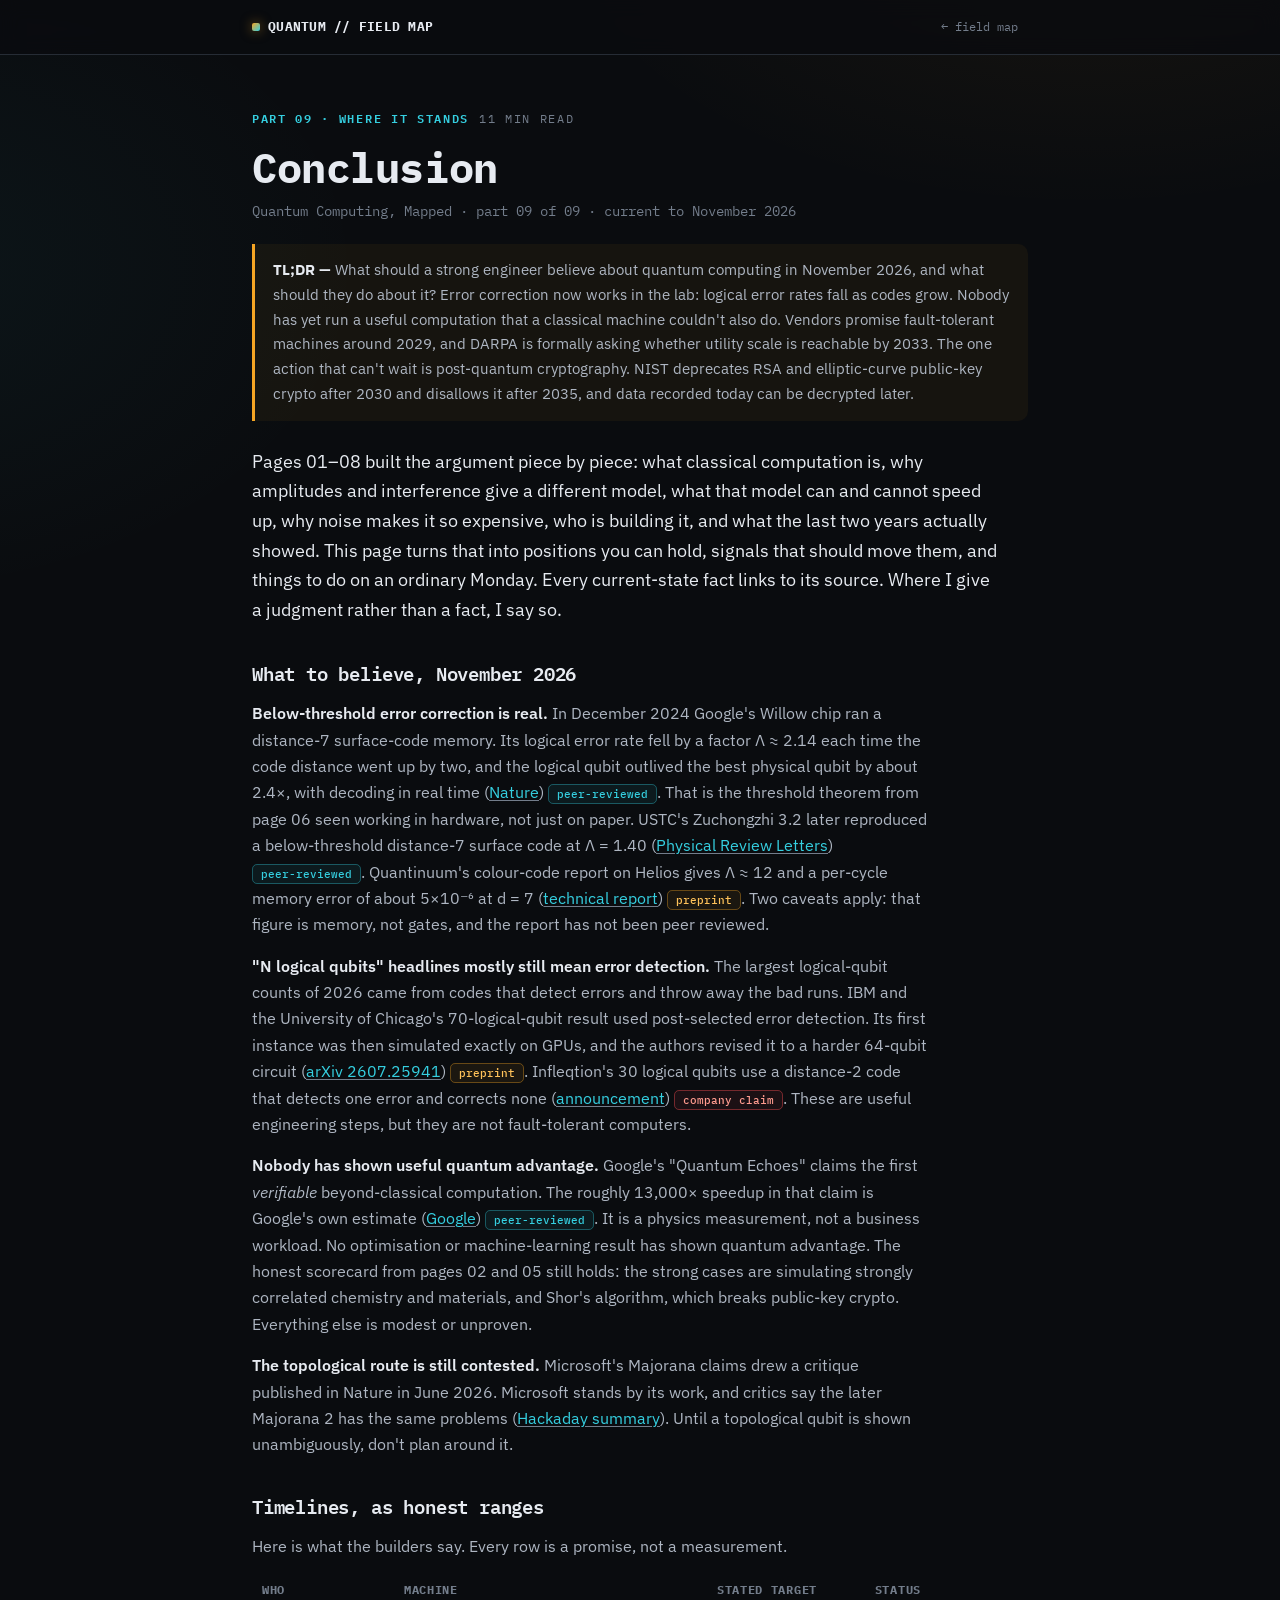
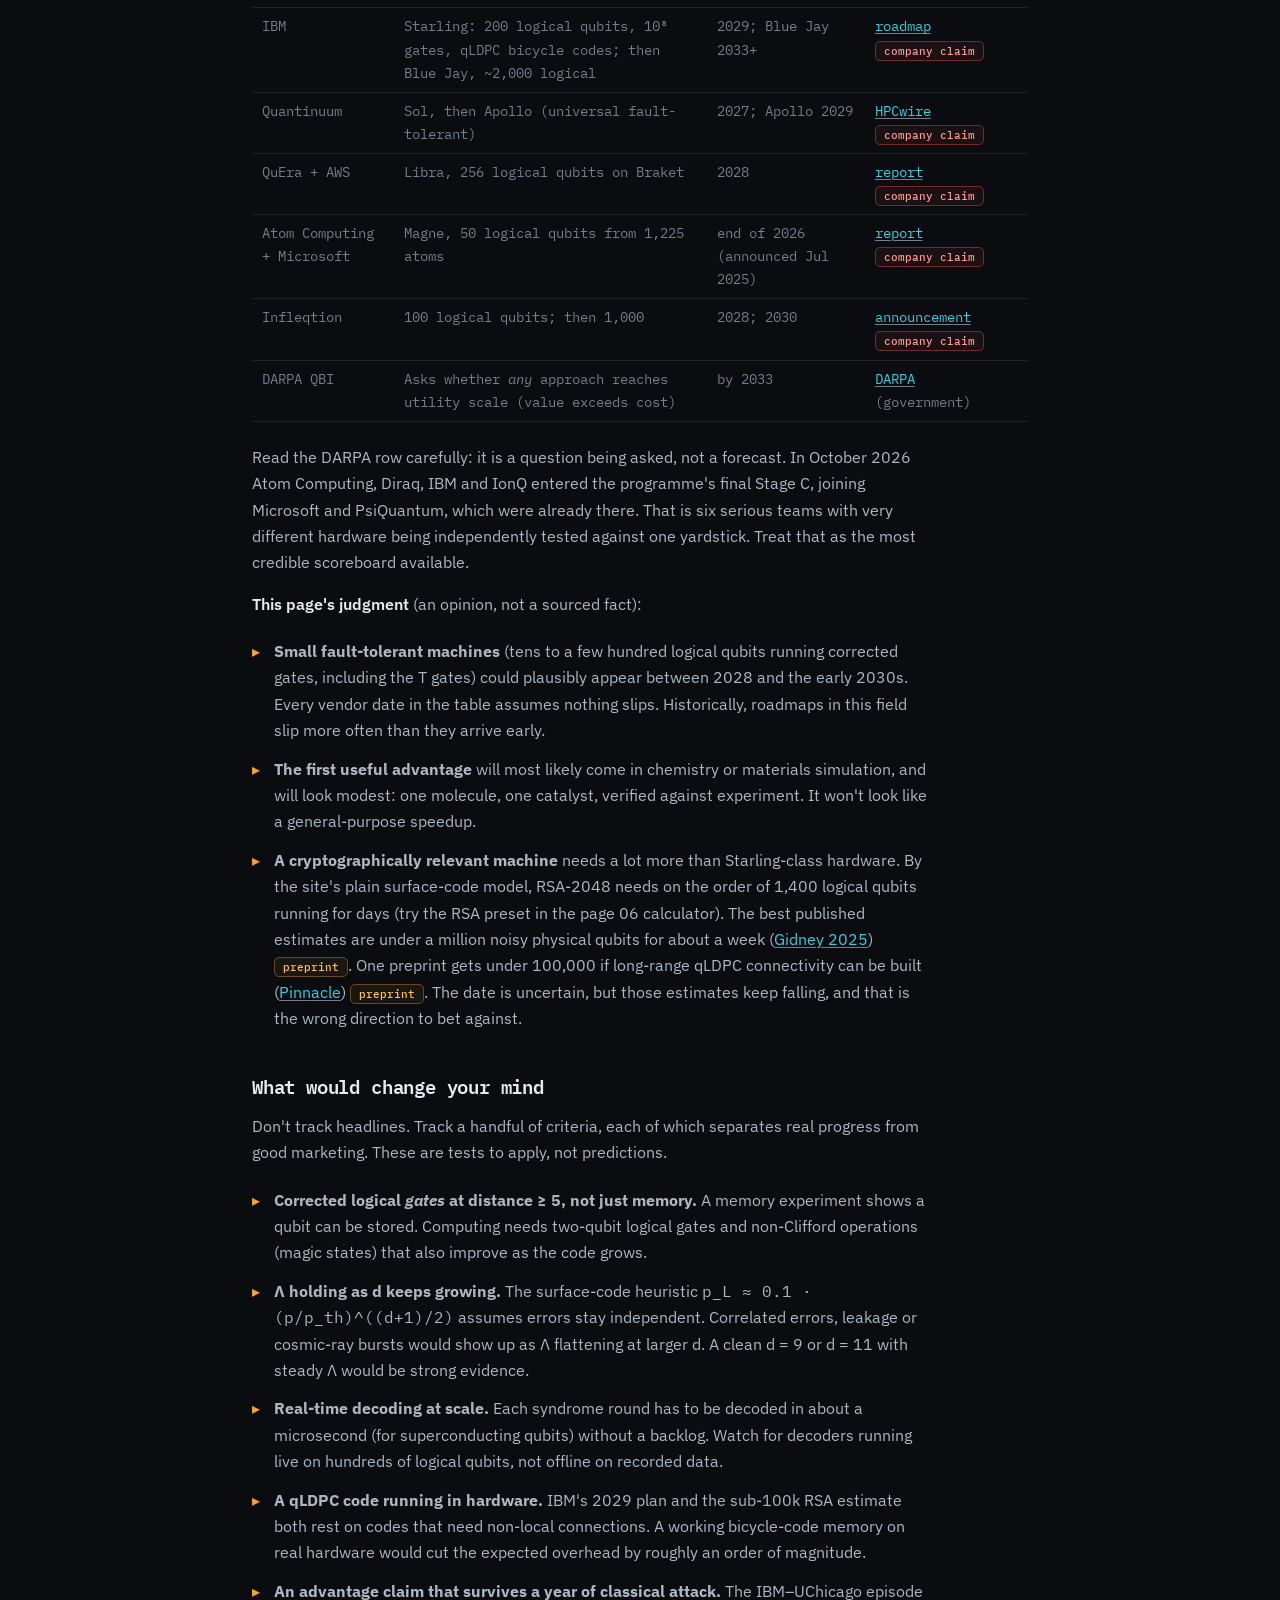
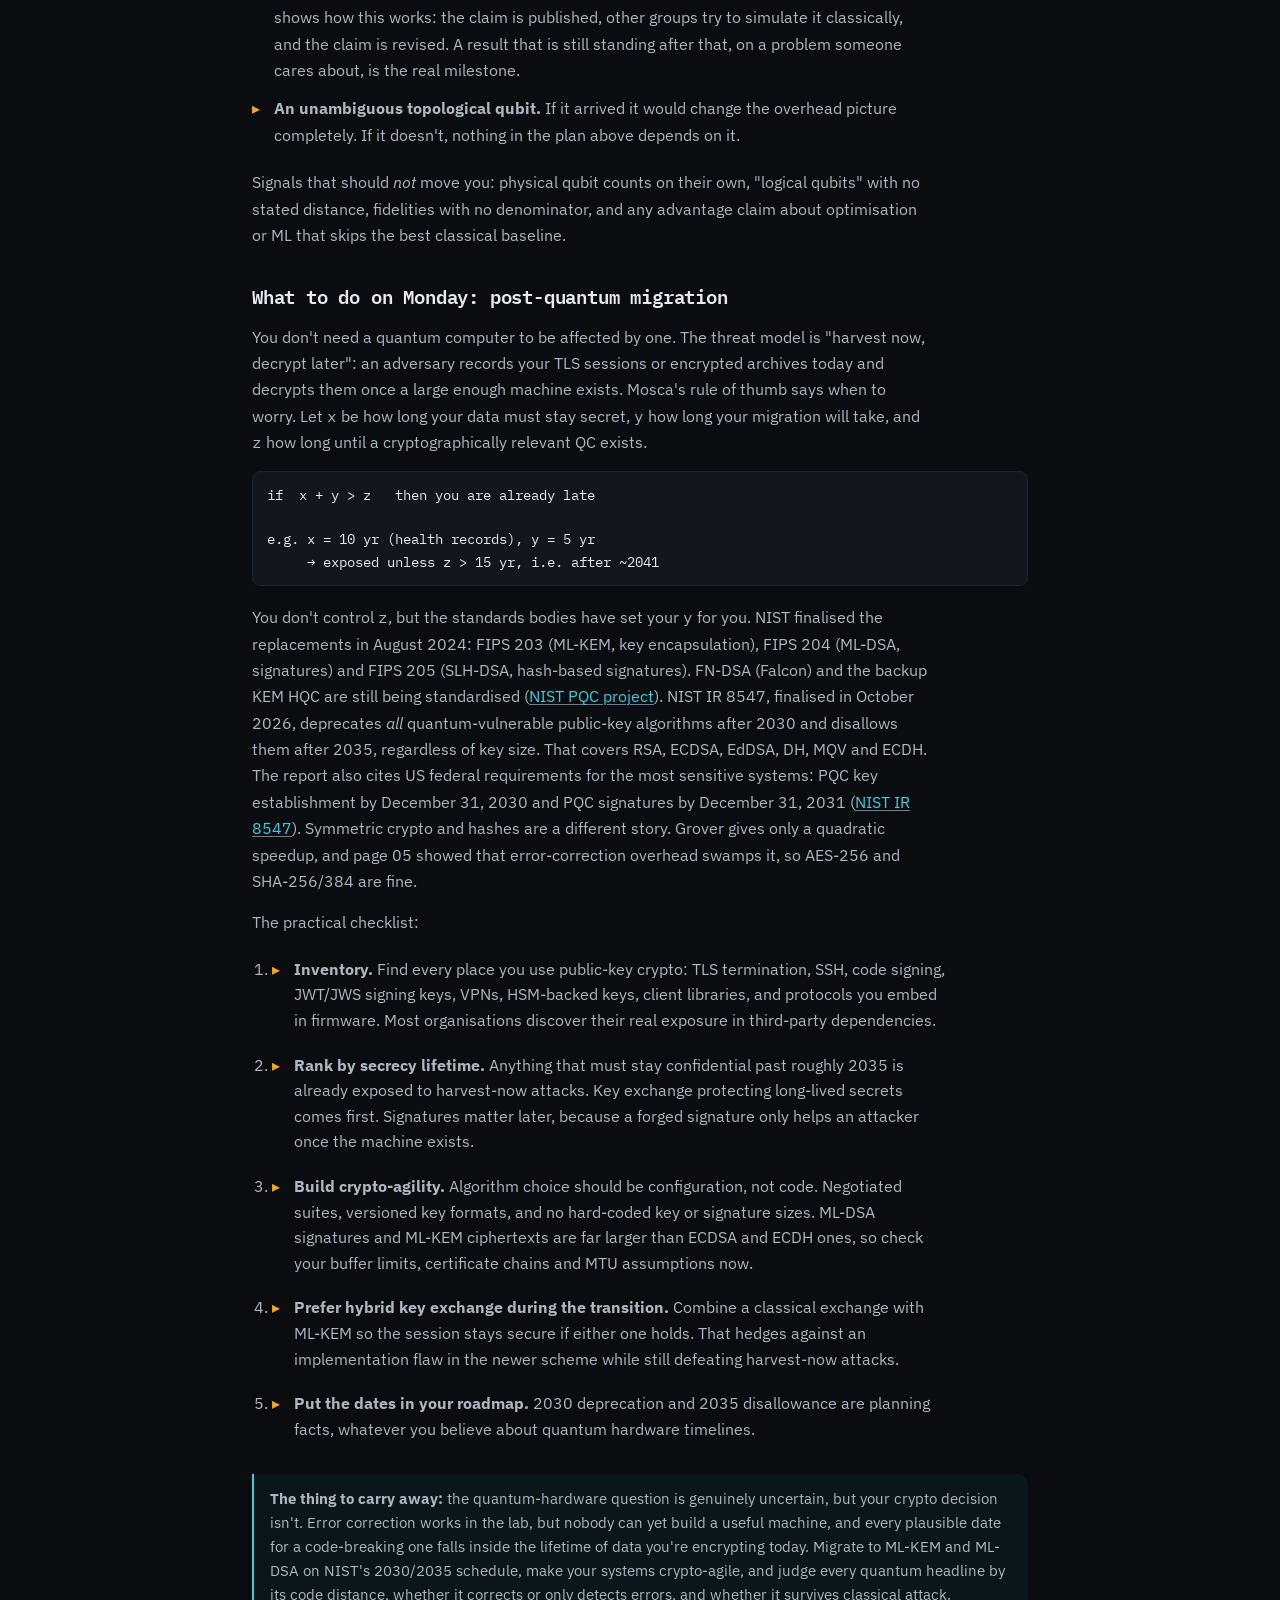
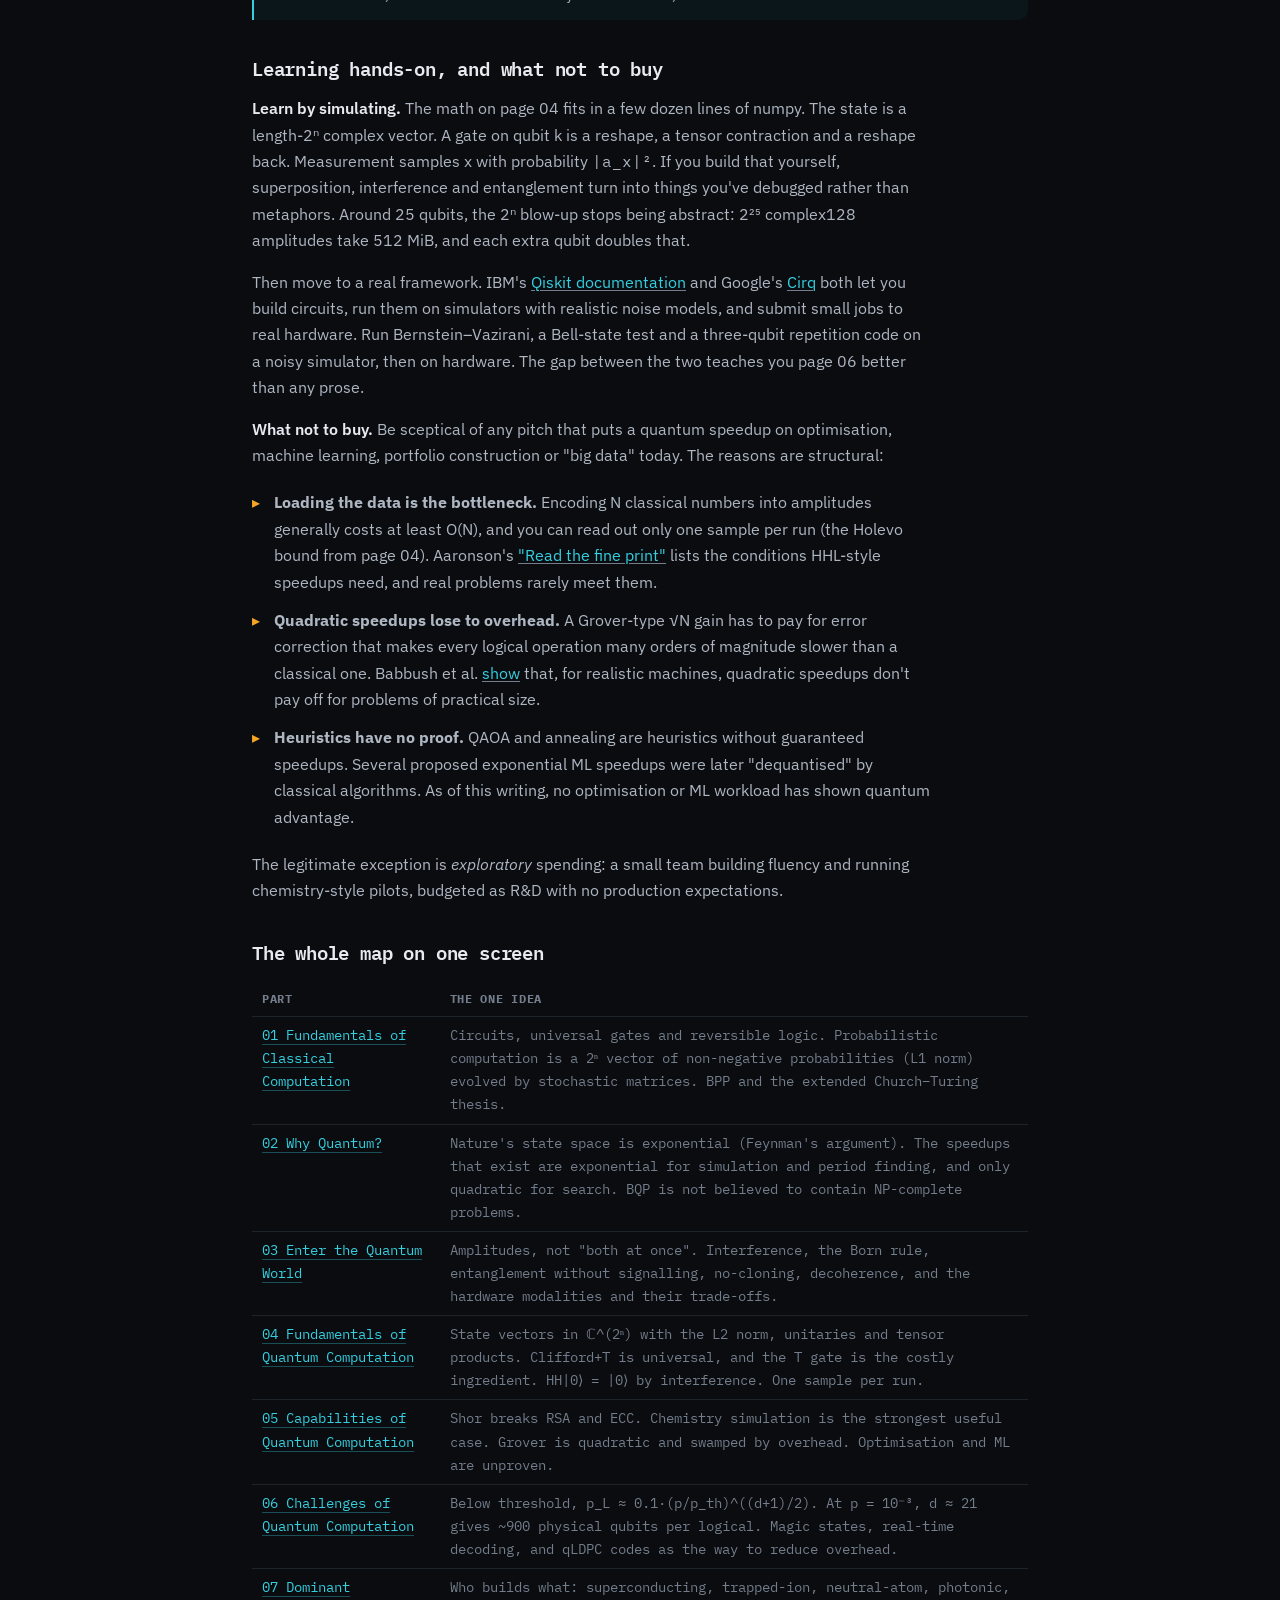
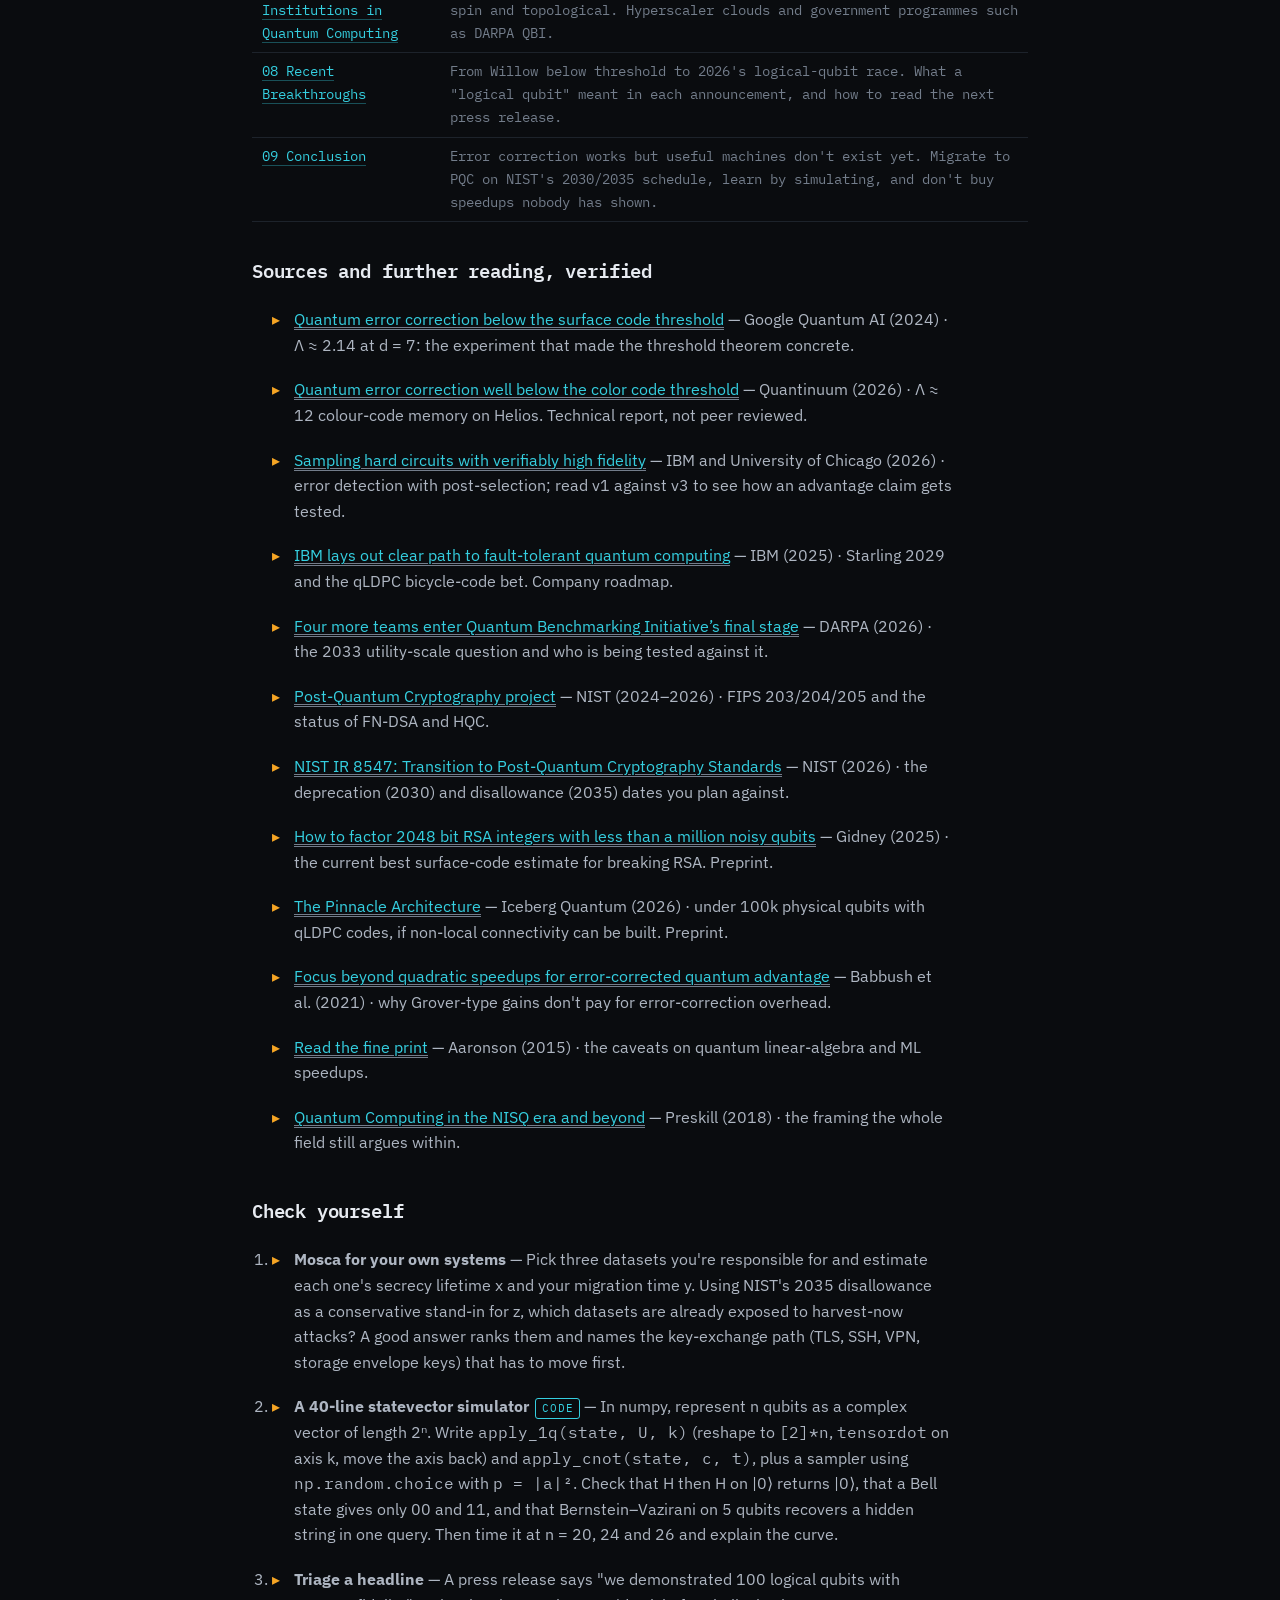
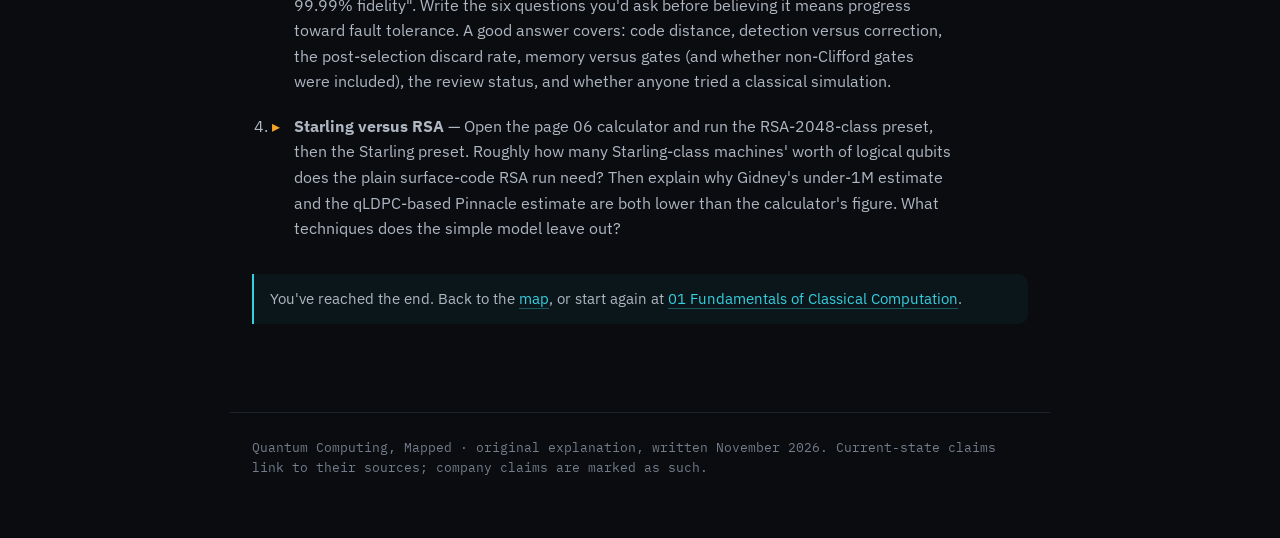
<file: parts/p09.html>
<!DOCTYPE html>
<html lang="en">
<head>
<meta charset="UTF-8" />
<meta name="viewport" content="width=device-width, initial-scale=1.0" />
<title>09 Conclusion — Quantum Computing, Mapped</title>
<meta name="description" content="What to believe about quantum computing in November 2026: honest timelines, signals to watch, PQC migration now, how to learn hands-on, what not to buy." />
<link rel="preconnect" href="https://fonts.googleapis.com" />
<link rel="preconnect" href="https://fonts.gstatic.com" crossorigin />
<link href="https://fonts.googleapis.com/css2?family=IBM+Plex+Mono:wght@400;500;600;700&family=IBM+Plex+Sans:wght@400;500;600;700&display=swap" rel="stylesheet" />
<link rel="stylesheet" href="../paper.css" />
</head>
<body>
<header class="bar"><div class="bar-in">
  <div class="brand"><span class="dot"></span>QUANTUM&nbsp;//&nbsp;FIELD&nbsp;MAP</div>
  <a class="back" href="../index.html#now">← field map</a>
</div></header>
<main>
  <div class="eyebrow"><span class="box bb mono">PART 09 · WHERE IT STANDS</span><span class="mono">11 min read</span></div>
  <h1>Conclusion</h1>
  <div class="authors">Quantum Computing, Mapped · part 09 of 09 · current to November 2026</div>

  <div class="tldr"><b>TL;DR —</b> What should a strong engineer believe about quantum computing in November 2026, and what should they do about it? Error correction now works in the lab: logical error rates fall as codes grow. Nobody has yet run a useful computation that a classical machine couldn't also do. Vendors promise fault-tolerant machines around 2029, and DARPA is formally asking whether utility scale is reachable by 2033. The one action that can't wait is post-quantum cryptography. NIST deprecates RSA and elliptic-curve public-key crypto after 2030 and disallows it after 2035, and data recorded today can be decrypted later.</div>

  <p class="lead">Pages 01–08 built the argument piece by piece: what classical computation is, why amplitudes and interference give a different model, what that model can and cannot speed up, why noise makes it so expensive, who is building it, and what the last two years actually showed. This page turns that into positions you can hold, signals that should move them, and things to do on an ordinary Monday. Every current-state fact links to its source. Where I give a judgment rather than a fact, I say so.</p>

  <h2 id="believe">What to believe, November 2026</h2>

  <p><strong>Below-threshold error correction is real.</strong> In December 2024 Google's Willow chip ran a distance-7 surface-code memory. Its logical error rate fell by a factor Λ ≈ 2.14 each time the code distance went up by two, and the logical qubit outlived the best physical qubit by about 2.4×, with decoding in real time (<a href="https://www.nature.com/articles/s41586-024-08449-y" target="_blank" rel="noopener">Nature</a>) <span class="tag peer">peer-reviewed</span>. That is the threshold theorem from page 06 seen working in hardware, not just on paper. USTC's Zuchongzhi 3.2 later reproduced a below-threshold distance-7 surface code at Λ = 1.40 (<a href="https://journals.aps.org/prl/abstract/10.1103/rqkg-dw31" target="_blank" rel="noopener">Physical Review Letters</a>) <span class="tag peer">peer-reviewed</span>. Quantinuum's colour-code report on Helios gives Λ ≈ 12 and a per-cycle memory error of about 5×10⁻⁶ at d = 7 (<a href="https://www.quantinuum.com/fault-tolerance-by-2029" target="_blank" rel="noopener">technical report</a>) <span class="tag pre">preprint</span>. Two caveats apply: that figure is memory, not gates, and the report has not been peer reviewed.</p>

  <p><strong>"N logical qubits" headlines mostly still mean error detection.</strong> The largest logical-qubit counts of 2026 came from codes that detect errors and throw away the bad runs. IBM and the University of Chicago's 70-logical-qubit result used post-selected error detection. Its first instance was then simulated exactly on GPUs, and the authors revised it to a harder 64-qubit circuit (<a href="https://arxiv.org/abs/2607.25941" target="_blank" rel="noopener">arXiv 2607.25941</a>) <span class="tag pre">preprint</span>. Infleqtion's 30 logical qubits use a distance-2 code that detects one error and corrects none (<a href="https://infleqtion.com/infleqtion-achieves-30-entangled-logical-qubits-on-its-sqale-quantum-computer/" target="_blank" rel="noopener">announcement</a>) <span class="tag co">company claim</span>. These are useful engineering steps, but they are not fault-tolerant computers.</p>

  <p><strong>Nobody has shown useful quantum advantage.</strong> Google's "Quantum Echoes" claims the first <em>verifiable</em> beyond-classical computation. The roughly 13,000× speedup in that claim is Google's own estimate (<a href="https://blog.google/technology/research/quantum-echoes-willow-verifiable-quantum-advantage/" target="_blank" rel="noopener">Google</a>) <span class="tag peer">peer-reviewed</span>. It is a physics measurement, not a business workload. No optimisation or machine-learning result has shown quantum advantage. The honest scorecard from pages 02 and 05 still holds: the strong cases are simulating strongly correlated chemistry and materials, and Shor's algorithm, which breaks public-key crypto. Everything else is modest or unproven.</p>

  <p><strong>The topological route is still contested.</strong> Microsoft's Majorana claims drew a critique published in Nature in June 2026. Microsoft stands by its work, and critics say the later Majorana 2 has the same problems (<a href="https://hackaday.com/2026/06/30/microsofts-topological-quantum-computing-claims-once-again-in-question/" target="_blank" rel="noopener">Hackaday summary</a>). Until a topological qubit is shown unambiguously, don't plan around it.</p>

  <h2 id="timeline">Timelines, as honest ranges</h2>

  <p>Here is what the builders say. Every row is a promise, not a measurement.</p>

  <div class="scroll-x"><table class="kv">
    <thead><tr><th>Who</th><th>Machine</th><th>Stated target</th><th>Status</th></tr></thead>
    <tbody>
      <tr><td>IBM</td><td>Starling: 200 logical qubits, 10⁸ gates, qLDPC bicycle codes; then Blue Jay, ~2,000 logical</td><td>2029; Blue Jay 2033+</td><td><a href="https://www.ibm.com/quantum/blog/large-scale-ftqc" target="_blank" rel="noopener">roadmap</a> <span class="tag co">company claim</span></td></tr>
      <tr><td>Quantinuum</td><td>Sol, then Apollo (universal fault-tolerant)</td><td>2027; Apollo 2029</td><td><a href="https://www.hpcwire.com/2025/11/05/quantinuum-introduces-helios-quantum-system-as-roadmap-advances-toward-apollo/" target="_blank" rel="noopener">HPCwire</a> <span class="tag co">company claim</span></td></tr>
      <tr><td>QuEra + AWS</td><td>Libra, 256 logical qubits on Braket</td><td>2028</td><td><a href="https://postquantum.com/industry-news/quera-libra-fault-tolerant-quantum-computer-aws-2028/" target="_blank" rel="noopener">report</a> <span class="tag co">company claim</span></td></tr>
      <tr><td>Atom Computing + Microsoft</td><td>Magne, 50 logical qubits from 1,225 atoms</td><td>end of 2026 (announced Jul 2025)</td><td><a href="https://quantumcomputingreport.com/denmarks-qunorth-to-acquire-50-logical-qubit-magne-quantum-computer-from-atom-computing-and-microsoft/" target="_blank" rel="noopener">report</a> <span class="tag co">company claim</span></td></tr>
      <tr><td>Infleqtion</td><td>100 logical qubits; then 1,000</td><td>2028; 2030</td><td><a href="https://infleqtion.com/infleqtion-achieves-30-entangled-logical-qubits-on-its-sqale-quantum-computer/" target="_blank" rel="noopener">announcement</a> <span class="tag co">company claim</span></td></tr>
      <tr><td>DARPA QBI</td><td>Asks whether <em>any</em> approach reaches utility scale (value exceeds cost)</td><td>by 2033</td><td><a href="https://www.darpa.mil/news/2026/four-more-teams-enter-quantum-benchmarking-initiative-final-stage" target="_blank" rel="noopener">DARPA</a> (government)</td></tr>
    </tbody>
  </table></div>

  <p>Read the DARPA row carefully: it is a question being asked, not a forecast. In October 2026 Atom Computing, Diraq, IBM and IonQ entered the programme's final Stage C, joining Microsoft and PsiQuantum, which were already there. That is six serious teams with very different hardware being independently tested against one yardstick. Treat that as the most credible scoreboard available.</p>

  <p><strong>This page's judgment</strong> (an opinion, not a sourced fact):</p>
  <ul>
    <li><strong>Small fault-tolerant machines</strong> (tens to a few hundred logical qubits running corrected gates, including the T gates) could plausibly appear between 2028 and the early 2030s. Every vendor date in the table assumes nothing slips. Historically, roadmaps in this field slip more often than they arrive early.</li>
    <li><strong>The first useful advantage</strong> will most likely come in chemistry or materials simulation, and will look modest: one molecule, one catalyst, verified against experiment. It won't look like a general-purpose speedup.</li>
    <li><strong>A cryptographically relevant machine</strong> needs a lot more than Starling-class hardware. By the site's plain surface-code model, RSA-2048 needs on the order of 1,400 logical qubits running for days (try the RSA preset in the page 06 calculator). The best published estimates are under a million noisy physical qubits for about a week (<a href="https://arxiv.org/abs/2505.15917" target="_blank" rel="noopener">Gidney 2025</a>) <span class="tag pre">preprint</span>. One preprint gets under 100,000 if long-range qLDPC connectivity can be built (<a href="https://arxiv.org/abs/2602.11457" target="_blank" rel="noopener">Pinnacle</a>) <span class="tag pre">preprint</span>. The date is uncertain, but those estimates keep falling, and that is the wrong direction to bet against.</li>
  </ul>

  <h2 id="signals">What would change your mind</h2>

  <p>Don't track headlines. Track a handful of criteria, each of which separates real progress from good marketing. These are tests to apply, not predictions.</p>

  <ul>
    <li><strong>Corrected logical <em>gates</em> at distance ≥ 5, not just memory.</strong> A memory experiment shows a qubit can be stored. Computing needs two-qubit logical gates and non-Clifford operations (magic states) that also improve as the code grows.</li>
    <li><strong>Λ holding as d keeps growing.</strong> The surface-code heuristic <span class="mono">p_L ≈ 0.1 · (p/p_th)^((d+1)/2)</span> assumes errors stay independent. Correlated errors, leakage or cosmic-ray bursts would show up as Λ flattening at larger d. A clean d = 9 or d = 11 with steady Λ would be strong evidence.</li>
    <li><strong>Real-time decoding at scale.</strong> Each syndrome round has to be decoded in about a microsecond (for superconducting qubits) without a backlog. Watch for decoders running live on hundreds of logical qubits, not offline on recorded data.</li>
    <li><strong>A qLDPC code running in hardware.</strong> IBM's 2029 plan and the sub-100k RSA estimate both rest on codes that need non-local connections. A working bicycle-code memory on real hardware would cut the expected overhead by roughly an order of magnitude.</li>
    <li><strong>An advantage claim that survives a year of classical attack.</strong> The IBM–UChicago episode shows how this works: the claim is published, other groups try to simulate it classically, and the claim is revised. A result that is still standing after that, on a problem someone cares about, is the real milestone.</li>
    <li><strong>An unambiguous topological qubit.</strong> If it arrived it would change the overhead picture completely. If it doesn't, nothing in the plan above depends on it.</li>
  </ul>

  <p>Signals that should <em>not</em> move you: physical qubit counts on their own, "logical qubits" with no stated distance, fidelities with no denominator, and any advantage claim about optimisation or ML that skips the best classical baseline.</p>

  <h2 id="pqc">What to do on Monday: post-quantum migration</h2>

  <p>You don't need a quantum computer to be affected by one. The threat model is "harvest now, decrypt later": an adversary records your TLS sessions or encrypted archives today and decrypts them once a large enough machine exists. Mosca's rule of thumb says when to worry. Let <span class="mono">x</span> be how long your data must stay secret, <span class="mono">y</span> how long your migration will take, and <span class="mono">z</span> how long until a cryptographically relevant QC exists.</p>

  <div class="math">if  x + y > z   then you are already late

e.g. x = 10 yr (health records), y = 5 yr
     → exposed unless z > 15 yr, i.e. after ~2041</div>

  <p>You don't control <span class="mono">z</span>, but the standards bodies have set your <span class="mono">y</span> for you. NIST finalised the replacements in August 2024: FIPS 203 (ML-KEM, key encapsulation), FIPS 204 (ML-DSA, signatures) and FIPS 205 (SLH-DSA, hash-based signatures). FN-DSA (Falcon) and the backup KEM HQC are still being standardised (<a href="https://csrc.nist.gov/projects/post-quantum-cryptography" target="_blank" rel="noopener">NIST PQC project</a>). NIST IR 8547, finalised in October 2026, deprecates <em>all</em> quantum-vulnerable public-key algorithms after 2030 and disallows them after 2035, regardless of key size. That covers RSA, ECDSA, EdDSA, DH, MQV and ECDH. The report also cites US federal requirements for the most sensitive systems: PQC key establishment by December 31, 2030 and PQC signatures by December 31, 2031 (<a href="https://csrc.nist.gov/pubs/ir/8547/final" target="_blank" rel="noopener">NIST IR 8547</a>). Symmetric crypto and hashes are a different story. Grover gives only a quadratic speedup, and page 05 showed that error-correction overhead swamps it, so AES-256 and SHA-256/384 are fine.</p>

  <p>The practical checklist:</p>
  <ol class="exercises">
    <li><b>Inventory.</b> Find every place you use public-key crypto: TLS termination, SSH, code signing, JWT/JWS signing keys, VPNs, HSM-backed keys, client libraries, and protocols you embed in firmware. Most organisations discover their real exposure in third-party dependencies.</li>
    <li><b>Rank by secrecy lifetime.</b> Anything that must stay confidential past roughly 2035 is already exposed to harvest-now attacks. Key exchange protecting long-lived secrets comes first. Signatures matter later, because a forged signature only helps an attacker once the machine exists.</li>
    <li><b>Build crypto-agility.</b> Algorithm choice should be configuration, not code. Negotiated suites, versioned key formats, and no hard-coded key or signature sizes. ML-DSA signatures and ML-KEM ciphertexts are far larger than ECDSA and ECDH ones, so check your buffer limits, certificate chains and MTU assumptions now.</li>
    <li><b>Prefer hybrid key exchange during the transition.</b> Combine a classical exchange with ML-KEM so the session stays secure if either one holds. That hedges against an implementation flaw in the newer scheme while still defeating harvest-now attacks.</li>
    <li><b>Put the dates in your roadmap.</b> 2030 deprecation and 2035 disallowance are planning facts, whatever you believe about quantum hardware timelines.</li>
  </ol>

  <div class="callout"><b>The thing to carry away:</b> the quantum-hardware question is genuinely uncertain, but your crypto decision isn't. Error correction works in the lab, but nobody can yet build a useful machine, and every plausible date for a code-breaking one falls inside the lifetime of data you're encrypting today. Migrate to ML-KEM and ML-DSA on NIST's 2030/2035 schedule, make your systems crypto-agile, and judge every quantum headline by its code distance, whether it corrects or only detects errors, and whether it survives classical attack.</div>

  <h2 id="learn">Learning hands-on, and what not to buy</h2>

  <p><strong>Learn by simulating.</strong> The math on page 04 fits in a few dozen lines of numpy. The state is a length-2ⁿ complex vector. A gate on qubit k is a reshape, a tensor contraction and a reshape back. Measurement samples x with probability <span class="mono">|a_x|²</span>. If you build that yourself, superposition, interference and entanglement turn into things you've debugged rather than metaphors. Around 25 qubits, the 2ⁿ blow-up stops being abstract: 2²⁵ complex128 amplitudes take 512 MiB, and each extra qubit doubles that.</p>

  <p>Then move to a real framework. IBM's <a href="https://quantum.cloud.ibm.com/docs/en/guides" target="_blank" rel="noopener">Qiskit documentation</a> and Google's <a href="https://quantumai.google/cirq" target="_blank" rel="noopener">Cirq</a> both let you build circuits, run them on simulators with realistic noise models, and submit small jobs to real hardware. Run Bernstein–Vazirani, a Bell-state test and a three-qubit repetition code on a noisy simulator, then on hardware. The gap between the two teaches you page 06 better than any prose.</p>

  <p><strong>What not to buy.</strong> Be sceptical of any pitch that puts a quantum speedup on optimisation, machine learning, portfolio construction or "big data" today. The reasons are structural:</p>
  <ul>
    <li><strong>Loading the data is the bottleneck.</strong> Encoding N classical numbers into amplitudes generally costs at least O(N), and you can read out only one sample per run (the Holevo bound from page 04). Aaronson's <a href="https://www.nature.com/articles/nphys3272" target="_blank" rel="noopener">"Read the fine print"</a> lists the conditions HHL-style speedups need, and real problems rarely meet them.</li>
    <li><strong>Quadratic speedups lose to overhead.</strong> A Grover-type √N gain has to pay for error correction that makes every logical operation many orders of magnitude slower than a classical one. Babbush et al. <a href="https://arxiv.org/abs/2011.04149" target="_blank" rel="noopener">show</a> that, for realistic machines, quadratic speedups don't pay off for problems of practical size.</li>
    <li><strong>Heuristics have no proof.</strong> QAOA and annealing are heuristics without guaranteed speedups. Several proposed exponential ML speedups were later "dequantised" by classical algorithms. As of this writing, no optimisation or ML workload has shown quantum advantage.</li>
  </ul>
  <p>The legitimate exception is <em>exploratory</em> spending: a small team building fluency and running chemistry-style pilots, budgeted as R&amp;D with no production expectations.</p>

  <h2 id="recap">The whole map on one screen</h2>

  <div class="scroll-x"><table class="kv">
    <thead><tr><th>Part</th><th>The one idea</th></tr></thead>
    <tbody>
      <tr><td><a class="lnk" href="p01.html">01 Fundamentals of Classical Computation</a></td><td>Circuits, universal gates and reversible logic. Probabilistic computation is a 2ⁿ vector of non-negative probabilities (L1 norm) evolved by stochastic matrices. BPP and the extended Church–Turing thesis.</td></tr>
      <tr><td><a class="lnk" href="p02.html">02 Why Quantum?</a></td><td>Nature's state space is exponential (Feynman's argument). The speedups that exist are exponential for simulation and period finding, and only quadratic for search. BQP is not believed to contain NP-complete problems.</td></tr>
      <tr><td><a class="lnk" href="p03.html">03 Enter the Quantum World</a></td><td>Amplitudes, not "both at once". Interference, the Born rule, entanglement without signalling, no-cloning, decoherence, and the hardware modalities and their trade-offs.</td></tr>
      <tr><td><a class="lnk" href="p04.html">04 Fundamentals of Quantum Computation</a></td><td>State vectors in ℂ^(2ⁿ) with the L2 norm, unitaries and tensor products. Clifford+T is universal, and the T gate is the costly ingredient. HH|0⟩ = |0⟩ by interference. One sample per run.</td></tr>
      <tr><td><a class="lnk" href="p05.html">05 Capabilities of Quantum Computation</a></td><td>Shor breaks RSA and ECC. Chemistry simulation is the strongest useful case. Grover is quadratic and swamped by overhead. Optimisation and ML are unproven.</td></tr>
      <tr><td><a class="lnk" href="p06.html">06 Challenges of Quantum Computation</a></td><td>Below threshold, p_L ≈ 0.1·(p/p_th)^((d+1)/2). At p = 10⁻³, d ≈ 21 gives ~900 physical qubits per logical. Magic states, real-time decoding, and qLDPC codes as the way to reduce overhead.</td></tr>
      <tr><td><a class="lnk" href="p07.html">07 Dominant Institutions in Quantum Computing</a></td><td>Who builds what: superconducting, trapped-ion, neutral-atom, photonic, spin and topological. Hyperscaler clouds and government programmes such as DARPA QBI.</td></tr>
      <tr><td><a class="lnk" href="p08.html">08 Recent Breakthroughs</a></td><td>From Willow below threshold to 2026's logical-qubit race. What a "logical qubit" meant in each announcement, and how to read the next press release.</td></tr>
      <tr><td><a class="lnk" href="p09.html">09 Conclusion</a></td><td>Error correction works but useful machines don't exist yet. Migrate to PQC on NIST's 2030/2035 schedule, learn by simulating, and don't buy speedups nobody has shown.</td></tr>
    </tbody>
  </table></div>

  <h2 id="sources">Sources and further reading, verified</h2>
  <ul class="readings">
    <li><a href="https://www.nature.com/articles/s41586-024-08449-y" target="_blank" rel="noopener">Quantum error correction below the surface code threshold</a> — Google Quantum AI (2024) · Λ ≈ 2.14 at d = 7: the experiment that made the threshold theorem concrete.</li>
    <li><a href="https://www.quantinuum.com/fault-tolerance-by-2029" target="_blank" rel="noopener">Quantum error correction well below the color code threshold</a> — Quantinuum (2026) · Λ ≈ 12 colour-code memory on Helios. Technical report, not peer reviewed.</li>
    <li><a href="https://arxiv.org/abs/2607.25941" target="_blank" rel="noopener">Sampling hard circuits with verifiably high fidelity</a> — IBM and University of Chicago (2026) · error detection with post-selection; read v1 against v3 to see how an advantage claim gets tested.</li>
    <li><a href="https://www.ibm.com/quantum/blog/large-scale-ftqc" target="_blank" rel="noopener">IBM lays out clear path to fault-tolerant quantum computing</a> — IBM (2025) · Starling 2029 and the qLDPC bicycle-code bet. Company roadmap.</li>
    <li><a href="https://www.darpa.mil/news/2026/four-more-teams-enter-quantum-benchmarking-initiative-final-stage" target="_blank" rel="noopener">Four more teams enter Quantum Benchmarking Initiative’s final stage</a> — DARPA (2026) · the 2033 utility-scale question and who is being tested against it.</li>
    <li><a href="https://csrc.nist.gov/projects/post-quantum-cryptography" target="_blank" rel="noopener">Post-Quantum Cryptography project</a> — NIST (2024–2026) · FIPS 203/204/205 and the status of FN-DSA and HQC.</li>
    <li><a href="https://csrc.nist.gov/pubs/ir/8547/final" target="_blank" rel="noopener">NIST IR 8547: Transition to Post-Quantum Cryptography Standards</a> — NIST (2026) · the deprecation (2030) and disallowance (2035) dates you plan against.</li>
    <li><a href="https://arxiv.org/abs/2505.15917" target="_blank" rel="noopener">How to factor 2048 bit RSA integers with less than a million noisy qubits</a> — Gidney (2025) · the current best surface-code estimate for breaking RSA. Preprint.</li>
    <li><a href="https://arxiv.org/abs/2602.11457" target="_blank" rel="noopener">The Pinnacle Architecture</a> — Iceberg Quantum (2026) · under 100k physical qubits with qLDPC codes, if non-local connectivity can be built. Preprint.</li>
    <li><a href="https://arxiv.org/abs/2011.04149" target="_blank" rel="noopener">Focus beyond quadratic speedups for error-corrected quantum advantage</a> — Babbush et al. (2021) · why Grover-type gains don't pay for error-correction overhead.</li>
    <li><a href="https://www.nature.com/articles/nphys3272" target="_blank" rel="noopener">Read the fine print</a> — Aaronson (2015) · the caveats on quantum linear-algebra and ML speedups.</li>
    <li><a href="https://arxiv.org/abs/1801.00862" target="_blank" rel="noopener">Quantum Computing in the NISQ era and beyond</a> — Preskill (2018) · the framing the whole field still argues within.</li>
  </ul>

  <h2 id="exercises">Check yourself</h2>
  <ol class="exercises">
    <li><b>Mosca for your own systems</b> — Pick three datasets you're responsible for and estimate each one's secrecy lifetime x and your migration time y. Using NIST's 2035 disallowance as a conservative stand-in for z, which datasets are already exposed to harvest-now attacks? A good answer ranks them and names the key-exchange path (TLS, SSH, VPN, storage envelope keys) that has to move first.</li>
    <li><b>A 40-line statevector simulator</b><span class="code">code</span> — In numpy, represent n qubits as a complex vector of length 2ⁿ. Write <span class="mono">apply_1q(state, U, k)</span> (reshape to <span class="mono">[2]*n</span>, <span class="mono">tensordot</span> on axis k, move the axis back) and <span class="mono">apply_cnot(state, c, t)</span>, plus a sampler using <span class="mono">np.random.choice</span> with <span class="mono">p = |a|²</span>. Check that H then H on |0⟩ returns |0⟩, that a Bell state gives only 00 and 11, and that Bernstein–Vazirani on 5 qubits recovers a hidden string in one query. Then time it at n = 20, 24 and 26 and explain the curve.</li>
    <li><b>Triage a headline</b> — A press release says "we demonstrated 100 logical qubits with 99.99% fidelity". Write the six questions you'd ask before believing it means progress toward fault tolerance. A good answer covers: code distance, detection versus correction, the post-selection discard rate, memory versus gates (and whether non-Clifford gates were included), the review status, and whether anyone tried a classical simulation.</li>
    <li><b>Starling versus RSA</b> — Open the page 06 calculator and run the RSA-2048-class preset, then the Starling preset. Roughly how many Starling-class machines' worth of logical qubits does the plain surface-code RSA run need? Then explain why Gidney's under-1M estimate and the qLDPC-based Pinnacle estimate are both lower than the calculator's figure. What techniques does the simple model leave out?</li>
  </ol>

  <div class="callout">You've reached the end. Back to the <a class="lnk" href="../index.html#now">map</a>, or start again at <a class="lnk" href="p01.html">01 Fundamentals of Classical Computation</a>.</div>
</main>
<footer>Quantum Computing, Mapped · original explanation, written November 2026. Current-state claims link to their sources; company claims are marked as such.</footer>
<!-- Private comments mode, inert unless ?annotate=1 (see assets/annotate.js in idvorkin-ai-tools.github.io) -->
<script src="https://idvorkin-ai-tools.github.io/assets/annotate.js" defer></script>
</body>
</html>
</file>
<file: paper.css>
:root{
  --bg:#0A0C0F; --panel:#13171D; --panel-2:#171C23; --line:#262C35; --line-soft:#1d232b;
  --ink:#E7EBF1; --ink-mid:#AEB6C2; --ink-dim:#737D8B;
  --off:#F5A524; --off-bright:#FFC25A; --def:#35CFE0; --def-deep:#1f9aa8; --crit:#E5484D;
  --maxw:820px;
}
*{box-sizing:border-box}
html{scroll-behavior:smooth}
@media (prefers-reduced-motion:reduce){html{scroll-behavior:auto}}
body{
  margin:0;background:var(--bg);color:var(--ink);
  font-family:"IBM Plex Sans",system-ui,sans-serif;font-size:16px;line-height:1.65;
  -webkit-font-smoothing:antialiased;
  background-image:
    radial-gradient(900px 500px at 85% -10%, rgba(245,165,36,.06), transparent 60%),
    radial-gradient(900px 600px at -10% 30%, rgba(53,207,224,.05), transparent 55%);
  background-attachment:fixed;
}
.mono{font-family:"IBM Plex Mono",ui-monospace,monospace}

/* sticky top bar */
header.bar{position:sticky;top:0;z-index:50;background:rgba(10,12,15,.82);
  backdrop-filter:blur(10px);border-bottom:1px solid var(--line)}
.bar-in{max-width:var(--maxw);margin:0 auto;display:flex;align-items:center;gap:14px;padding:11px 22px}
.bar .brand{font-family:"IBM Plex Mono";font-weight:700;font-size:13px;letter-spacing:.02em;color:var(--ink);
  display:flex;align-items:center;gap:8px;white-space:nowrap}
.bar .dot{width:8px;height:8px;border-radius:2px;background:linear-gradient(135deg,var(--off),var(--def));
  box-shadow:0 0 12px rgba(245,165,36,.5)}
.bar .back{margin-left:auto;font-family:"IBM Plex Mono";font-size:12px;color:var(--ink-dim);
  text-decoration:none;padding:6px 10px;border-radius:6px;transition:.15s;white-space:nowrap}
.bar .back:hover{color:var(--ink);background:var(--panel)}

main{max-width:var(--maxw);margin:0 auto;padding:54px 22px 40px}
.eyebrow{font-family:"IBM Plex Mono";font-size:12px;letter-spacing:.14em;text-transform:uppercase;
  color:var(--ink-dim);margin-bottom:16px;display:flex;gap:10px;align-items:center;flex-wrap:wrap}
.eyebrow .box{font-weight:600}
.eyebrow .box.wb{color:var(--off-bright)}
.eyebrow .box.bb{color:var(--def)}
h1{font-family:"IBM Plex Mono";font-weight:700;font-size:clamp(28px,5vw,42px);line-height:1.08;
  margin:0 0 10px;letter-spacing:-.01em}
.authors{color:var(--ink-dim);font-size:13.5px;margin:0 0 22px;font-family:"IBM Plex Mono"}

/* paper link banner — pinned at top */
.paperlink{display:flex;align-items:center;gap:12px;flex-wrap:wrap;
  background:var(--panel);border:1px solid var(--line);border-left:3px solid var(--off);
  border-radius:10px;padding:14px 16px;margin:0 0 30px}
.paperlink .lbl{font-family:"IBM Plex Mono";font-size:11px;letter-spacing:.1em;text-transform:uppercase;
  color:var(--ink-dim);flex-shrink:0}
.paperlink a{color:var(--def);text-decoration:none;font-weight:600;font-size:15px;word-break:break-word}
.paperlink a:hover{text-decoration:underline}

h2{font-family:"IBM Plex Mono";font-weight:600;font-size:19px;margin:34px 0 10px;letter-spacing:-.01em;color:var(--ink)}
p{margin:0 0 15px;color:var(--ink-mid);max-width:68ch}
p strong{color:var(--ink);font-weight:600}
.lead{font-size:18px;color:var(--ink)}
ul{margin:0 0 15px;padding-left:0;list-style:none}
li{color:var(--ink-mid);padding:6px 0 6px 22px;position:relative;max-width:68ch}
li::before{content:"\25B8";position:absolute;left:0;color:var(--off)}
.callout{border-left:2px solid var(--def);background:rgba(53,207,224,.05);
  padding:13px 16px;border-radius:0 10px 10px 0;margin:18px 0;font-size:14.5px;color:var(--ink-mid)}
.callout.off{border-left-color:var(--off);background:rgba(245,165,36,.05)}
.lnk{color:var(--def);text-decoration:none;border-bottom:1px solid rgba(53,207,224,.35);transition:.15s}
.lnk:hover{border-bottom-color:var(--def);color:var(--off-bright)}
.tag{font-family:"IBM Plex Mono";font-size:11px;padding:2px 8px;border-radius:5px;border:1px solid;font-weight:500;white-space:nowrap}
.tag.wb{color:var(--off-bright);border-color:rgba(245,165,36,.35);background:rgba(245,165,36,.07)}
.tag.bb{color:var(--def);border-color:rgba(53,207,224,.35);background:rgba(53,207,224,.07)}

footer{max-width:var(--maxw);margin:30px auto 0;padding:24px 22px 60px;color:var(--ink-dim);
  font-size:12.5px;font-family:"IBM Plex Mono";border-top:1px solid var(--line-soft)}
footer a{color:var(--ink-dim)}
:focus-visible{outline:2px solid var(--def);outline-offset:3px;border-radius:4px}

/* essay-page helpers (Yegge field map) */
blockquote.q{margin:20px 0;padding:16px 20px;border-left:3px solid var(--def);
  background:var(--panel);border-radius:0 10px 10px 0;color:var(--ink);font-size:16.5px;line-height:1.55}
blockquote.q.off{border-left-color:var(--off)}
blockquote.q em{font-style:italic;color:var(--off-bright)}
blockquote.q .cite{display:block;margin-top:10px;font-family:"IBM Plex Mono";font-size:12px;color:var(--ink-dim)}
blockquote.q .cite a{color:var(--ink-dim);text-decoration:none;border-bottom:1px solid var(--line)}
blockquote.q .cite a:hover{color:var(--def)}
.tldr{border-left:3px solid var(--off);background:rgba(245,165,36,.05);
  padding:14px 18px;border-radius:0 10px 10px 0;margin:0 0 26px;font-size:15px;color:var(--ink-mid)}
.tldr b{color:var(--ink)}
.kv{font-family:"IBM Plex Mono";font-size:12.5px;color:var(--ink-dim);margin:0 0 16px}

/* field-map addition: unclassed links inside the page body follow the accent, not browser blue */
main a:not([class]){color:var(--def);text-decoration:underline;text-decoration-color:var(--ink-dim);text-underline-offset:2px;text-decoration-thickness:1px}
main a:not([class]):hover{text-decoration-color:var(--def)}

/* lecture + transcript pages (CS336 map) */
.outline,.readings,.exercises{padding-left:1.25em;margin:14px 0 26px}
.outline li,.readings li,.exercises li{margin:7px 0;line-height:1.6}
.outline a,.readings a,.exercises a{color:var(--def);text-decoration:none;border-bottom:1px solid var(--ink-dim)}
.outline a:hover,.readings a:hover,.exercises a:hover{border-bottom-color:var(--def)}
.outline a{font-family:'IBM Plex Mono',monospace;font-size:12.5px}
.code{display:inline-block;font-family:'IBM Plex Mono',monospace;font-size:10.5px;letter-spacing:.08em;text-transform:uppercase;padding:1px 6px;margin-left:6px;border:1px solid var(--def);color:var(--def);border-radius:3px;vertical-align:middle}
.transcript p{margin:0 0 16px;line-height:1.75}
.transcript h2{margin-top:40px}
.transcript a.ts{font-family:'IBM Plex Mono',monospace;font-size:12px;color:var(--ink-dim);text-decoration:none;margin-right:8px;border-bottom:1px solid transparent}
.transcript a.ts:hover{color:var(--def);border-bottom-color:var(--def)}
table.kv{border-collapse:collapse;width:100%;margin:14px 0 26px;font-size:14px}
table.kv th,table.kv td{text-align:left;padding:7px 10px;border-bottom:1px solid var(--line-soft);vertical-align:top}
table.kv th{font-family:'IBM Plex Mono',monospace;font-size:11.5px;letter-spacing:.06em;text-transform:uppercase;color:var(--ink-dim)}

/* code excerpts (build-gpt map) */
pre.code-block{background:var(--panel,#15171c);border:1px solid var(--line-soft);border-radius:8px;padding:14px 16px;overflow-x:auto;font-family:'IBM Plex Mono',monospace;font-size:12.5px;line-height:1.6;margin:14px 0 22px;color:var(--ink)}
pre.code-block code{font-family:inherit;white-space:pre}

/* quantum map additions */
.scroll-x{overflow-x:auto;-webkit-overflow-scrolling:touch;margin:14px 0 22px}
.scroll-x table.kv{margin:0;min-width:520px}
.math{display:block;overflow-x:auto;font-family:'IBM Plex Mono',monospace;font-size:14px;color:var(--ink);background:var(--panel);border:1px solid var(--line-soft);border-radius:8px;padding:12px 14px;margin:12px 0 18px;white-space:pre;line-height:1.6}
.tag.co{color:#FF9B8F;border-color:rgba(229,72,77,.45);background:rgba(229,72,77,.08)}
.tag.pre{color:var(--off-bright);border-color:rgba(245,165,36,.35);background:rgba(245,165,36,.07)}
.tag.peer{color:var(--def);border-color:rgba(53,207,224,.35);background:rgba(53,207,224,.07)}
main img,main svg{max-width:100%;height:auto}

/* QEC overhead calculator (calc.js) */
.calc{background:var(--panel);border:1px solid var(--line);border-left:3px solid var(--def);border-radius:10px;padding:16px 18px;margin:18px 0 26px}
.calc h3{font-family:'IBM Plex Mono',monospace;font-size:14px;letter-spacing:.06em;text-transform:uppercase;color:var(--def);margin:0 0 10px}
.calc .presets{display:flex;flex-wrap:wrap;gap:8px;margin:0 0 14px}
.calc .presets button{font-family:'IBM Plex Mono',monospace;font-size:12px;background:var(--panel-2);color:var(--ink-mid);border:1px solid var(--line);border-radius:6px;padding:6px 10px;cursor:pointer}
.calc .presets button:hover,.calc .presets button.on{border-color:var(--def);color:var(--ink)}
.calc label{display:grid;grid-template-columns:minmax(0,1fr) auto;gap:4px 12px;align-items:center;font-size:14px;color:var(--ink-mid);margin:0 0 12px}
.calc label input{grid-column:1 / -1;width:100%;accent-color:var(--def)}
.calc label output{font-family:'IBM Plex Mono',monospace;color:var(--ink);font-size:13.5px}
.calc .out{display:grid;grid-template-columns:repeat(auto-fit,minmax(130px,1fr));gap:10px;margin:14px 0 10px}
.calc .out>div{border:1px solid var(--line-soft);border-radius:8px;padding:10px 12px}
.calc .out .k{font-family:'IBM Plex Mono',monospace;font-size:10.5px;letter-spacing:.1em;text-transform:uppercase;color:var(--ink-dim)}
.calc .out .v{font-family:'IBM Plex Mono',monospace;font-size:19px;font-weight:600;color:var(--ink);margin-top:3px;word-break:break-word}
.calc .warn{color:#FF9B8F;font-size:14px;margin:8px 0}
.calc .fine{font-size:12.5px;color:var(--ink-dim);margin:8px 0 0;max-width:none}
main h3:not(.calc h3){font-family:'IBM Plex Mono',monospace;font-weight:600;font-size:15.5px;margin:24px 0 8px;color:var(--ink)}
main ol:not([class]){padding-left:1.4em;margin:0 0 15px}
main ol:not([class])>li{padding-left:4px}
main ol:not([class])>li::before{content:none}
main ol:not([class])>li::marker{color:var(--off);font-family:'IBM Plex Mono',monospace;font-size:13px}
</file>
